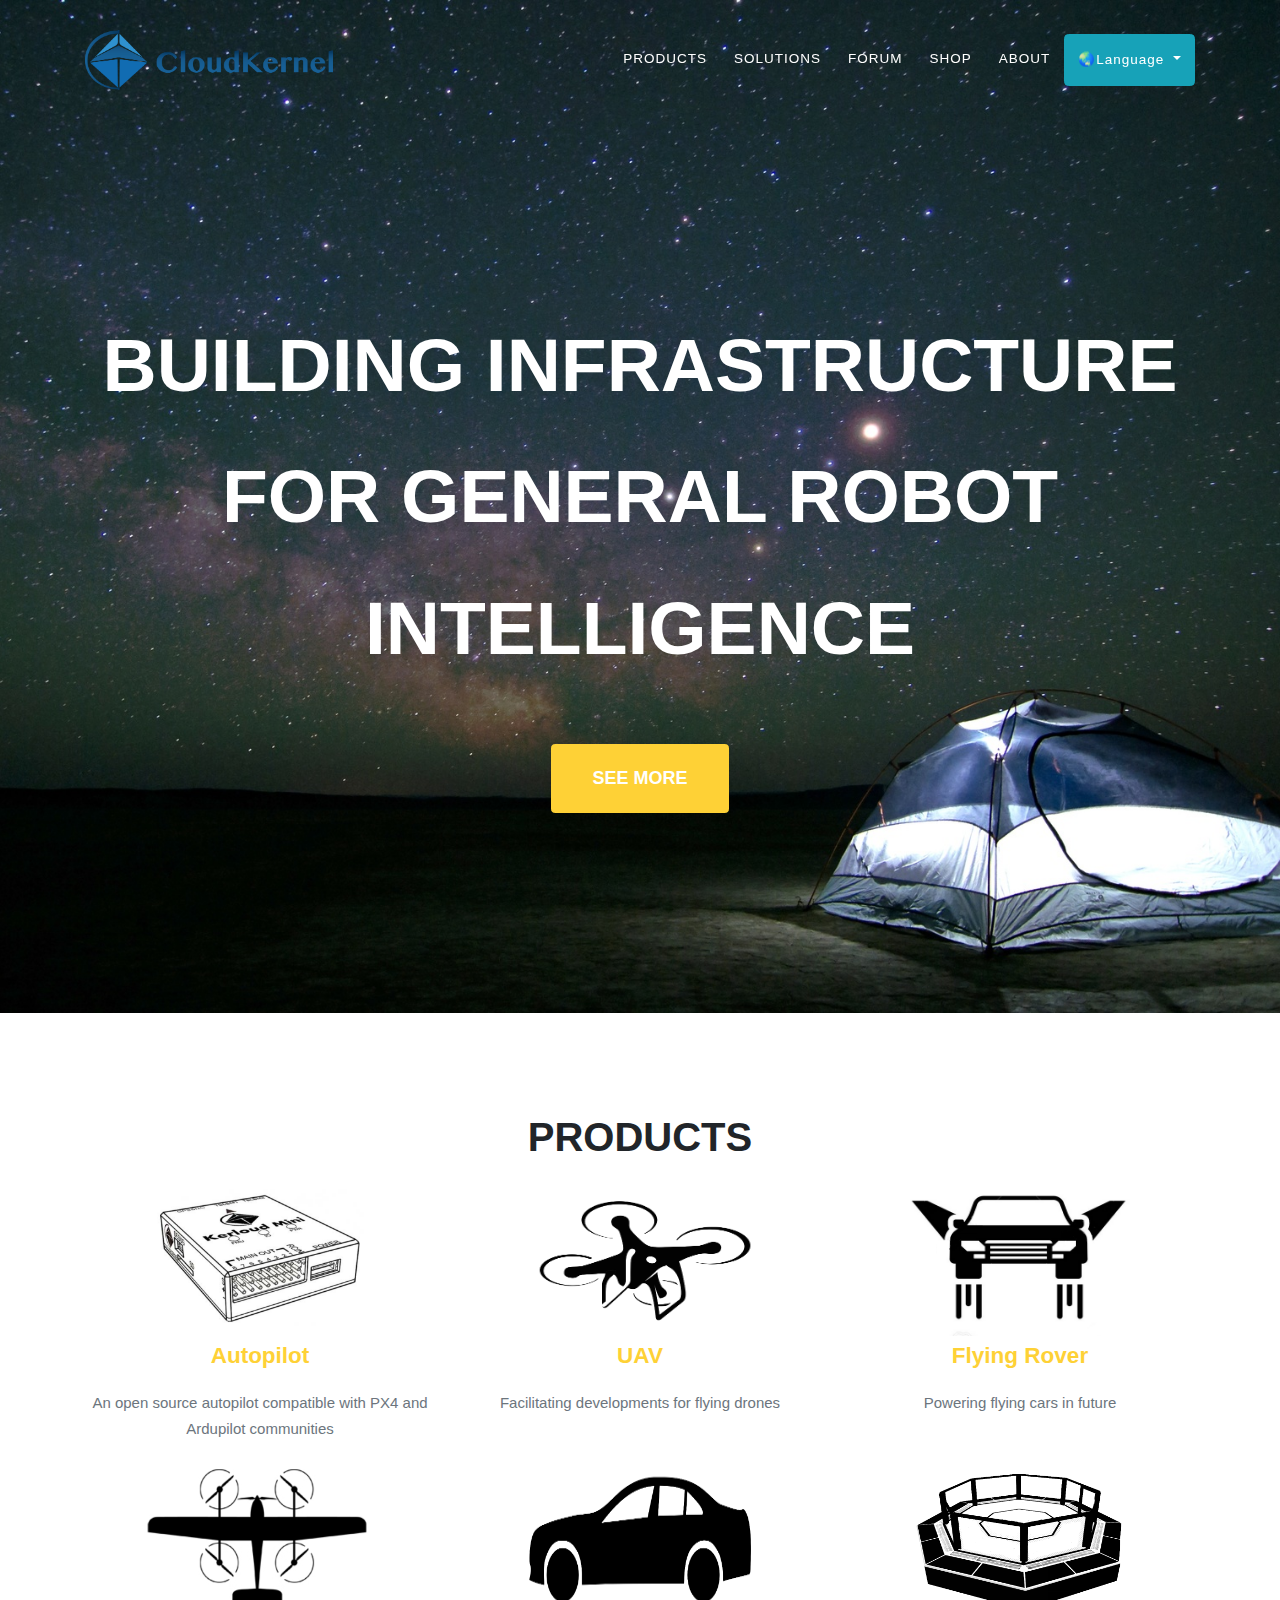
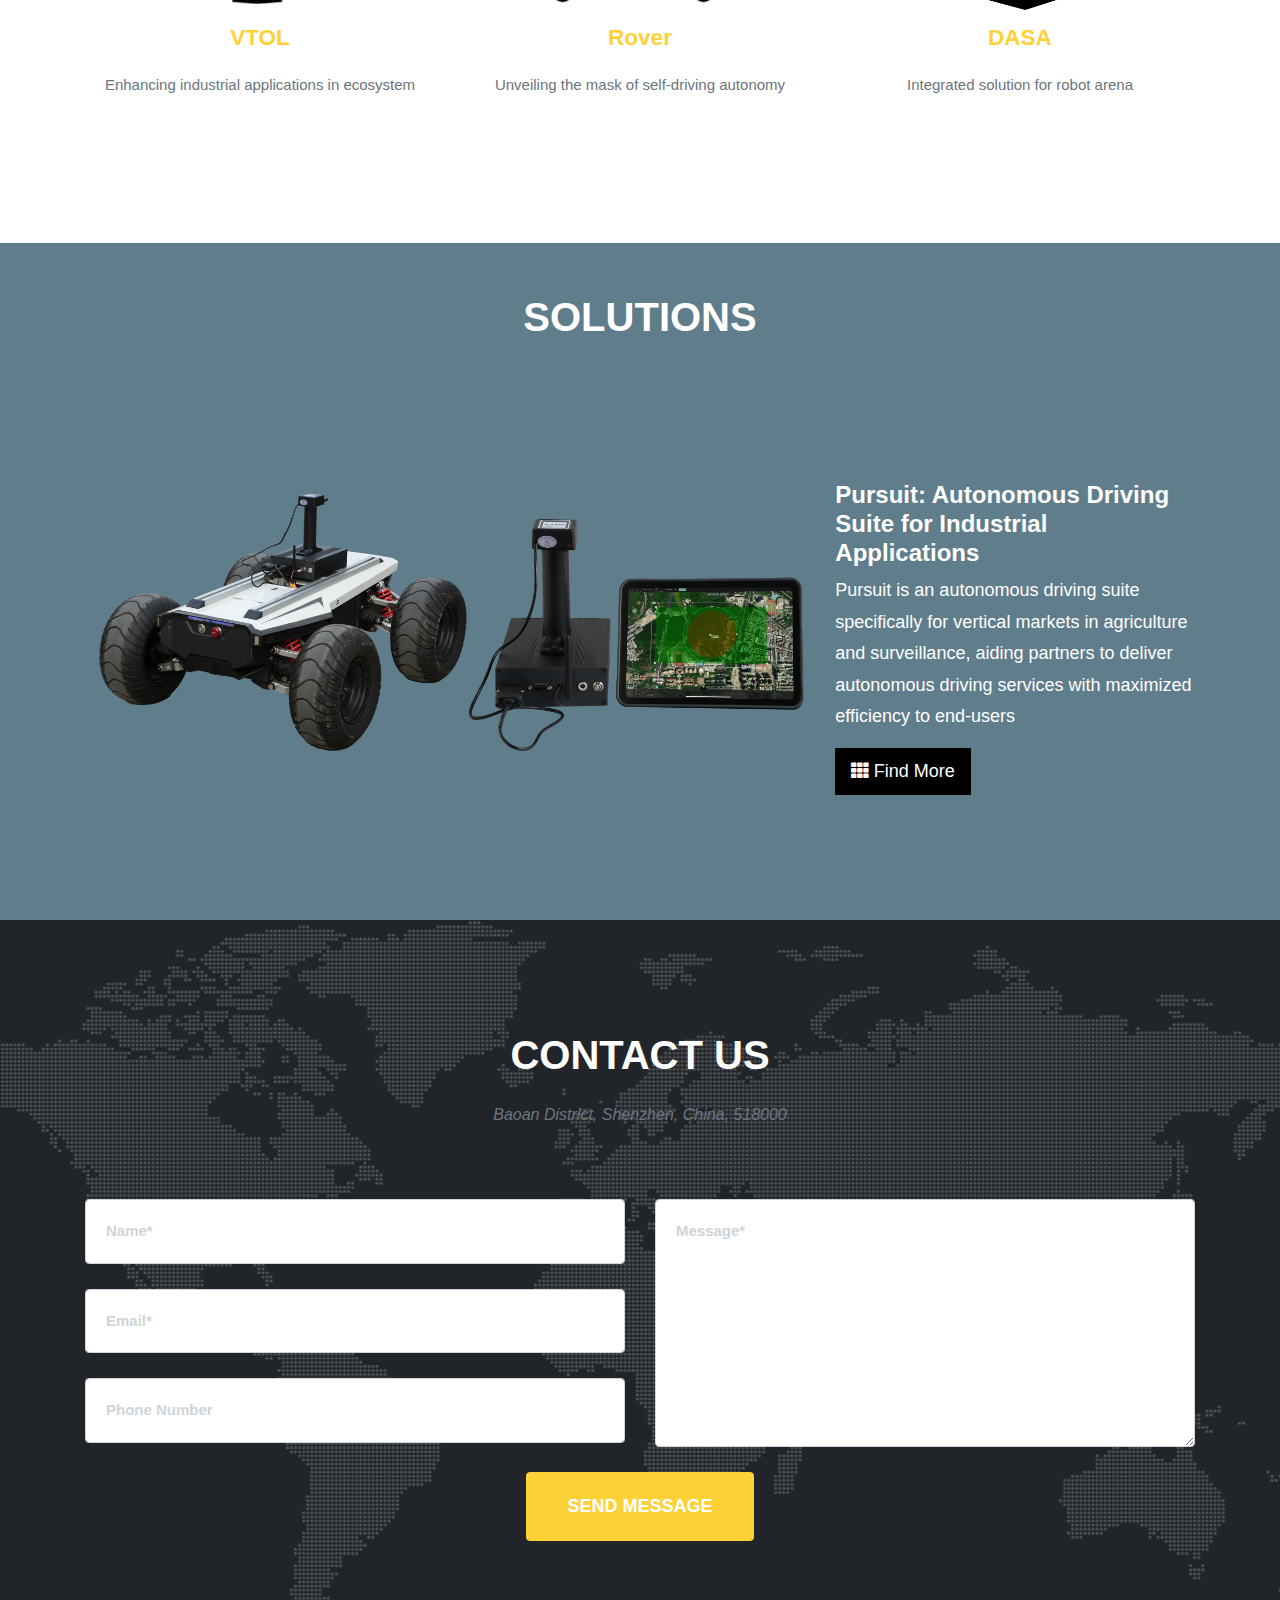
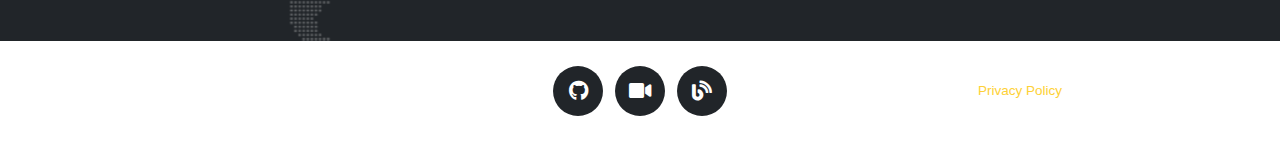
<file: index.html>
<!DOCTYPE html>
<html lang="zh">

<!--style sheet from w3 schools-->
<meta name="viewport" content="width=device-width, initial-scale=1">
<link rel="stylesheet" href="https://www.w3schools.com/w3css/4/w3.css">
<link rel="stylesheet" href="https://fonts.googleapis.com/css?family=Raleway">
<link rel="stylesheet" href="https://cdnjs.cloudflare.com/ajax/libs/font-awesome/4.7.0/css/font-awesome.min.css">

  <head>


  <meta charset="utf-8">
  <meta name="viewport" content="width=device-width, initial-scale=1, shrink-to-fit=no">
  <meta name="description" content="Main page for Cloudkernel Technologies (Shenzhen) Co.,Ltd">
  <meta name="author" content="Cloudkernel-tech">
  <link rel="canonical" href="cloudkernel-tech.github.io/">

  <title>Cloudkernel Technologies</title>

  <!-- Bootstrap core CSS -->
  <link href="assets/css/bootstrap.min.css" rel="stylesheet">

  <!-- Custom fonts for this template -->
  <link href="assets/css/all.min.css" rel="stylesheet" type="text/css">
  <link href="https://cdn.baomitu.com/css?family=Montserrat:400,700" rel="stylesheet" type="text/css">
  <link href='https://cdn.baomitu.com/css?family=Kaushan+Script' rel='stylesheet' type='text/css'>
  <link href='https://cdn.baomitu.com/css?family=Droid+Serif:400,700,400italic,700italic' rel='stylesheet' type='text/css'>
  <link href='https://cdn.baomitu.com/css?family=Roboto+Slab:400,100,300,700' rel='stylesheet' type='text/css'>

  <!-- Custom styles for this theme -->
  <!--<link href="assets/css/agency.min.css" rel="stylesheet">-->
  <link href="assets/css/agency.css" rel="stylesheet">
  
  <!-- Page container change top padding when nav shrinks -->
  
  
</head>

  <body id="page-top">

        <!-- Navigation -->
  <nav class="navbar navbar-expand-lg navbar-dark fixed-top" id="mainNav">
    <div class="container">
	  <a class="navbar-brand js-scroll-trigger" href="#page-top"><img height="60" src="assets/img/company/logo_en.png"/></a>
      <button class="navbar-toggler navbar-toggler-right" type="button" data-toggle="collapse" data-target="#navbarResponsive" aria-controls="navbarResponsive" aria-expanded="false" aria-label="Toggle navigation">
        Menu
        <i class="fas fa-bars"></i>
      </button>
      <div class="collapse navbar-collapse" id="navbarResponsive">
        <ul class="navbar-nav text-uppercase ml-auto"><li class="nav-item dropdown"><a class="nav-link js-scroll-trigger" href="#products">Products</a></li>
		  <li class="nav-item dropdown"><a class="nav-link js-scroll-trigger" href="#solutions">Solutions</a></li>
		  <li class="nav-item dropdown"><a class="nav-link js-scroll-trigger" href="https://discourse.cloudkernel.cn">Forum</a></li>
		  <li class="nav-item dropdown"><a class="nav-link js-scroll-trigger" href="https://shop281159518.taobao.com/index.htm">Shop</a></li>
		  <li class="nav-item dropdown"><a class="nav-link js-scroll-trigger" href="about.html">About</a></li>
		  <li class="nav-item dropdown"><div class="nav-item dropdown">
                <button class="nav-link btn btn-lg btn-info dropdown-toggle" id="navbarDropdown" role="button" data-toggle="dropdown" aria-haspopup="true" aria-expanded="false">
                    🌏Language
                </button>
                <div class="dropdown-menu" aria-labelledby="dropdownMenuButton"><a class="dropdown-item" href="/zh/index.html">中文</a></div>
            </div></li>
		  
        </ul>
      </div>
    </div>
  </nav>
  <!-- End Navigation -->
  
  <!-- Header -->
  <header class="masthead">
    <div class="container">
      <div class="intro-text"><div class="intro-heading text-uppercase"><p>Building Infrastructure for General Robot Intelligence</p>
</div><a class="btn btn-primary btn-xl text-uppercase js-scroll-trigger" href="/about.html">See More</a></div>
    </div>
  </header>
  <!-- End Header -->
<!-- products -->
  <section class="page-section" id="products">
    <div class="container">
	
      <div class="row">
        <div class="col-lg-12 text-center">
          <h2 class="section-heading text-uppercase">Products</h2>
          
        </div>
      </div>
	  
      <div class="row text-center col-centered">
	  
        <div class="col-md-4">
          <a href="https://cloudkernel.top/kerloud-autopilot/index.html"> <img src="assets/img/products/fcu_icon.png" width="250" height="160"> </a>
          <h4 class="product-heading"><p><a href="https://cloudkernel.top/kerloud-autopilot/index.html">Autopilot</a></p>
</h4>
          <div class="text-muted"><p>An open source autopilot compatible with PX4 and Ardupilot communities</p>
</div>
        </div>
	  
        <div class="col-md-4">
          <a href="https://kerlouduav.readthedocs.io"> <img src="assets/img/products/drone_icon.jpeg" width="250" height="160"> </a>
          <h4 class="product-heading"><p><a href="https://kerlouduav.readthedocs.io">UAV</a></p>
</h4>
          <div class="text-muted"><p>Facilitating developments for flying drones</p>
</div>
        </div>
	  
        <div class="col-md-4">
          <a href="https://kerloud-flyingrover.readthedocs.io"> <img src="assets/img/products/flyingrover_icon.png" width="250" height="160"> </a>
          <h4 class="product-heading"><p><a href="https://kerloud-flyingrover.readthedocs.io">Flying Rover</a></p>
</h4>
          <div class="text-muted"><p>Powering flying cars in future</p>
</div>
        </div>
	  
        <div class="col-md-4">
          <a href="https://kerloud-vtol.readthedocs.io"> <img src="assets/img/products/vtol_icon.png" width="250" height="160"> </a>
          <h4 class="product-heading"><p><a href="https://kerloud-vtol.readthedocs.io">VTOL</a></p>
</h4>
          <div class="text-muted"><p>Enhancing industrial applications in ecosystem</p>
</div>
        </div>
	  
        <div class="col-md-4">
          <a href="https://kerloud-autocar.readthedocs.io"> <img src="assets/img/products/rover_icon.png" width="250" height="160"> </a>
          <h4 class="product-heading"><p><a href="https://kerloud-autocar.readthedocs.io">Rover</a></p>
</h4>
          <div class="text-muted"><p>Unveiling the mask of self-driving autonomy</p>
</div>
        </div>
	  
        <div class="col-md-4">
          <a href="https://kerloud-dasa.readthedocs.io"> <img src="assets/img/products/dasa_icon_v2.png" width="250" height="160"> </a>
          <h4 class="product-heading"><p><a href="https://kerloud-dasa.readthedocs.io">DASA</a></p>
</h4>
          <div class="text-muted"><p>Integrated solution for robot arena</p>
</div>
        </div>
	  
      </div>
	  
    </div>
  </section>
<!-- End products -->
<!-- solutions  -->

<section class="page-section" id="solutions" style="padding:30px 0px 0px">

    <div class="w3-container w3-blue-grey" style="padding:50px 0px">
    <!--Header-->
      <div class="row w3-blue-grey">
        <div class="col-lg-12 text-center">
          <h2 class="section-heading text-uppercase">Solutions</h2>
        </div>
      </div>

    <!--Solutions-->
    
    <!--Pursuit--->
    <div class="container" style="padding:125px 0px 60px">
    <div class="w3-row-padding w3-blue-grey">
        <!--image-->
        <div class="w3-col m8">
          <img src="assets/img/solutions/pursuit_view.png" class="w3-image w3-right" width="750" height="525">
        </div>

        <!--intro-->
        <div class="w3-col m4">
          <h1 class="w3-xlarge"><b>Pursuit: Autonomous Driving Suite for Industrial Applications</b></h1>
          <p class="w3-large">Pursuit is an autonomous driving suite specifically for vertical markets in agriculture and surveillance, aiding partners to deliver autonomous driving services with maximized efficiency to end-users</p>
          <p class="w3-large"><a href="https://cloudkernel.top/pursuit" class="w3-button w3-black"><i class="fa fa-th"> </i>Find More</a></p>
        </div>

    </div>
    </div>

    

    </div>
</section>
<!-- end solutions -->

<!-- Contact -->
<section class="page-section" id="contact">
  <div class="container">
    <div class="row">
      <div class="col-lg-12 text-center">
        <h2 class="section-heading text-uppercase">
          <p>Contact Us</p>
</h2>
        <h3 class="section-subheading text-muted">Baoan District, Shenzhen, China, 518000</h3>
      </div>
    </div>
    <div class="row">
      <div class="col-lg-12">
        <form id="contactForm"
          action="https://formspree.io/contact@cloudkernel.cn"
          novalidate="novalidate" method="POST">
          <!--name="sentMessage"-->
          <div class="row">
            <div class="col-md-6">
              <div class="form-group">
                <input name="name" class="form-control" id="name" type="text"
                  placeholder="Name*"
                  required="required" data-validation-required-message="Please enter your name.">
                <p class="help-block text-danger"></p>
              </div>
              <div class="form-group">
                <input name="_replyto" class="form-control" id="email" type="email"
                  placeholder="Email*"
                  required="required" data-validation-required-message="Please enter your email address.">
                <p class="help-block text-danger"></p>
              </div>
              <div class="form-group">
                <input name="phone" class="form-control" id="phone" type="tel"
                  placeholder="Phone Number"
                  required="required" data-validation-required-message="Please enter your phone number.">
                <p class="help-block text-danger"></p>
              </div>
            </div>
            <div class="col-md-6">
              <div class="form-group">
                <textarea name="message" class="form-control" id="message"
                  placeholder="Message*"
                  required="required" data-validation-required-message="Please enter a message."></textarea>
                <p class="help-block text-danger"></p>
              </div>
            </div>
            <input type="hidden" name="_subject" id="email-subject"
              value="Contact Form Submission">
            <div class="clearfix"></div>
            <div class="col-lg-12 text-center">
              <div id="success"></div>
              <button id="sendMessageButton" class="btn btn-primary btn-xl text-uppercase"
                type="submit">Send Message</button>
            </div>
            <input type="text" name="_gotcha" style="display:none">
            <input type="hidden" name="_next" value="#" />
          </div>
        </form>
      </div>
    </div>
  </div>
</section>
<!-- End Contact -->

	    <!-- Footer -->
  <footer class="footer" id="footer" style="background-color:white;">
    <div class="container">
      <div class="row align-items-center">

        <!--github.io tracker-->
        <div class="col-md-4">
        <script type='text/javascript' id='clustrmaps' src='//cdn.clustrmaps.com/map_v2.js?cl=ffffff&w=a&t=tt&d=T9s-udWJA3FvjfJ1rnqVFIKep6CY5c8uiIYNGVsY21U'></script>
        </div>

		<!-- Social Media -->
        <div class="col-md-4">
          <ul class="list-inline social-buttons">
		  
            <li class="list-inline-item">
			  
              <a href="https://github.com/cloudkernel-tech">
                <i class="fab fa-github"></i>
              </a>
			  
            </li>
			
            <li class="list-inline-item">
			  
              <a href="https://space.bilibili.com/599433509">
                <i class="fas fa-video"></i>
              </a>
			  
            </li>
			
            <li class="list-inline-item">
			  
              <a href="https://blog.csdn.net/coolkesword">
                <i class="fas fa-blog"></i>
              </a>
			  
            </li>
			
          </ul>
        </div>
		<!-- Legal -->
        <div class="col-md-4">
          <ul class="list-inline quicklinks">
            <li class="list-inline-item">
              <a href="legal.html">Privacy Policy</a>
            </li>
          </ul>
        </div>
      </div>
    </div>
  </footer>

  <!-- End Footer -->

	  <!-- Bootstrap core JavaScript -->
	  <script src="assets/js/jquery.min.js"></script>
	  <script src="assets/js/bootstrap.bundle.min.js"></script>

	  <!-- Plugin JavaScript -->
	  <script src="assets/js/jquery.easing.min.js"></script>

	  <!-- Contact form JavaScript -->
	  <script src="assets/js/jqBootstrapValidation.js"></script>
	  <script src="assets/js/contact_me.js"></script>

	  <!-- Custom scripts for this template -->
	  <script src="assets/js/agency.min.js"></script>

  </body>
</html>
</file>
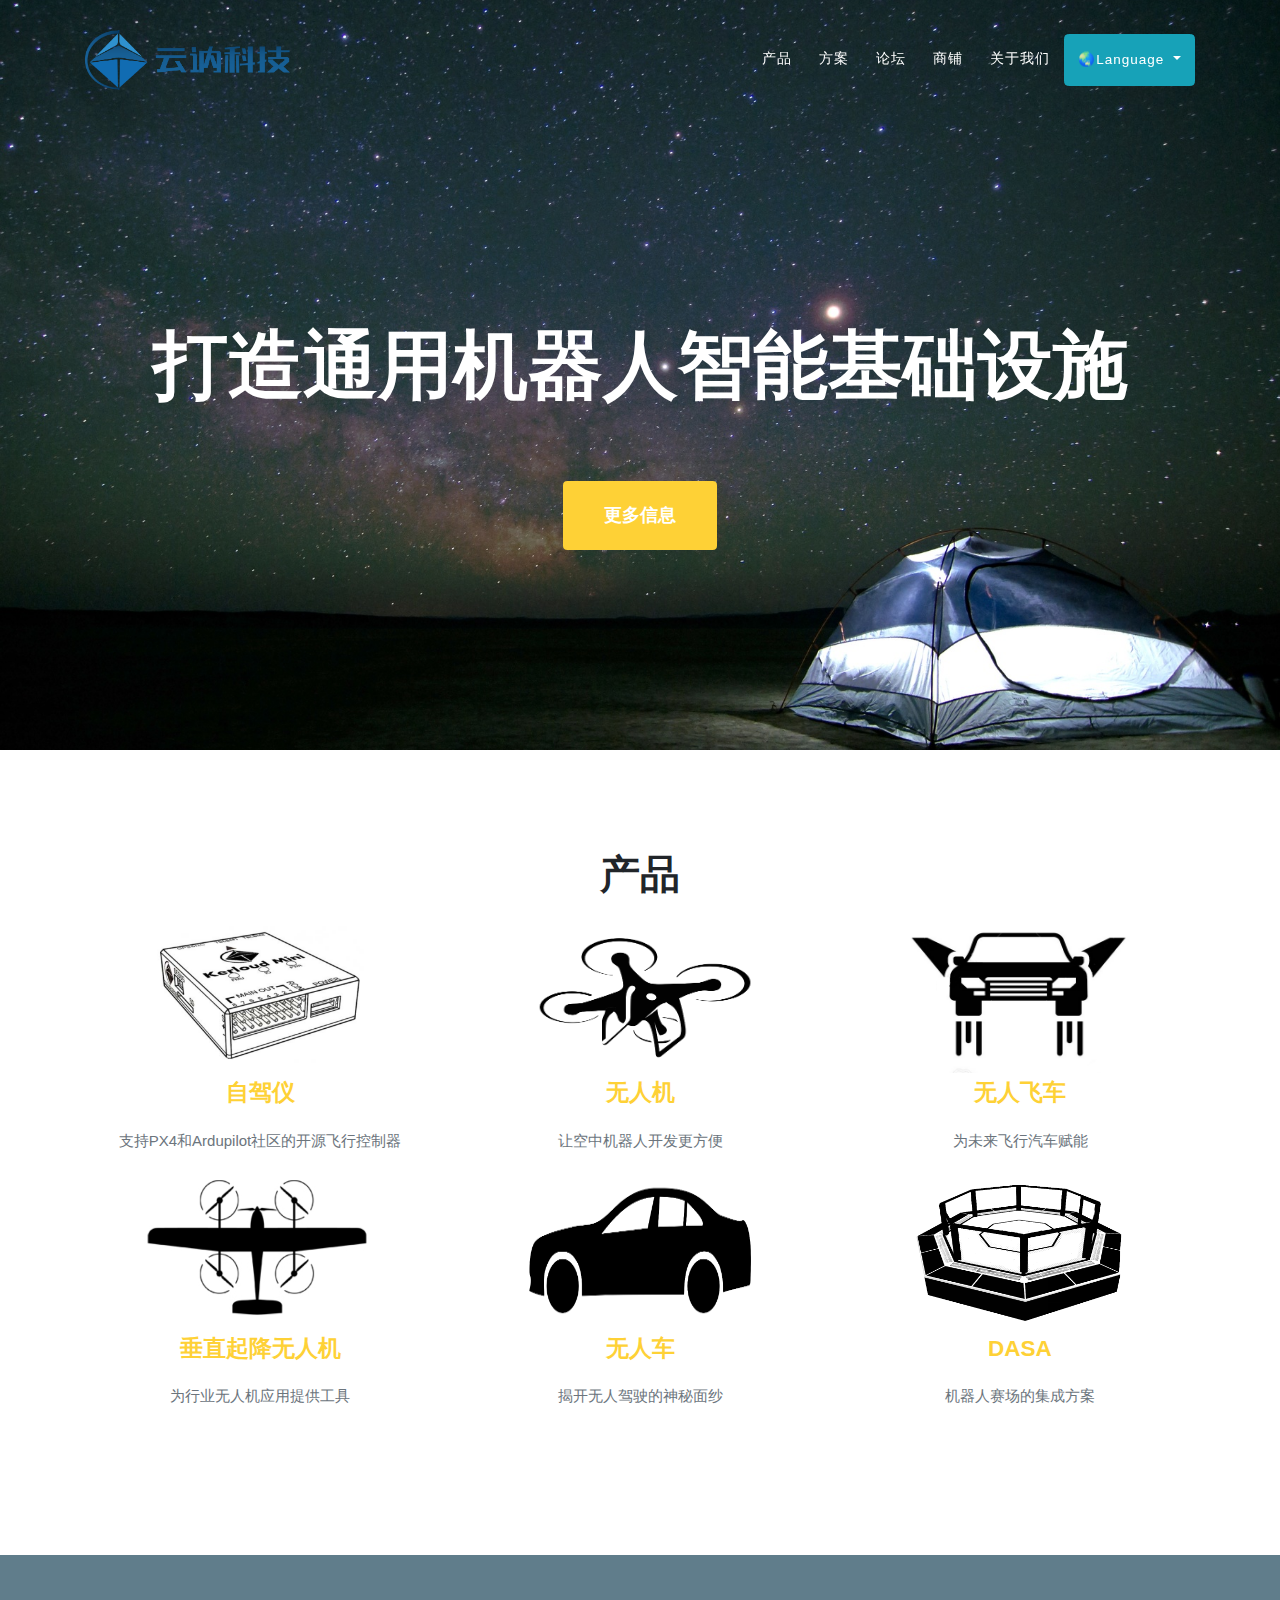
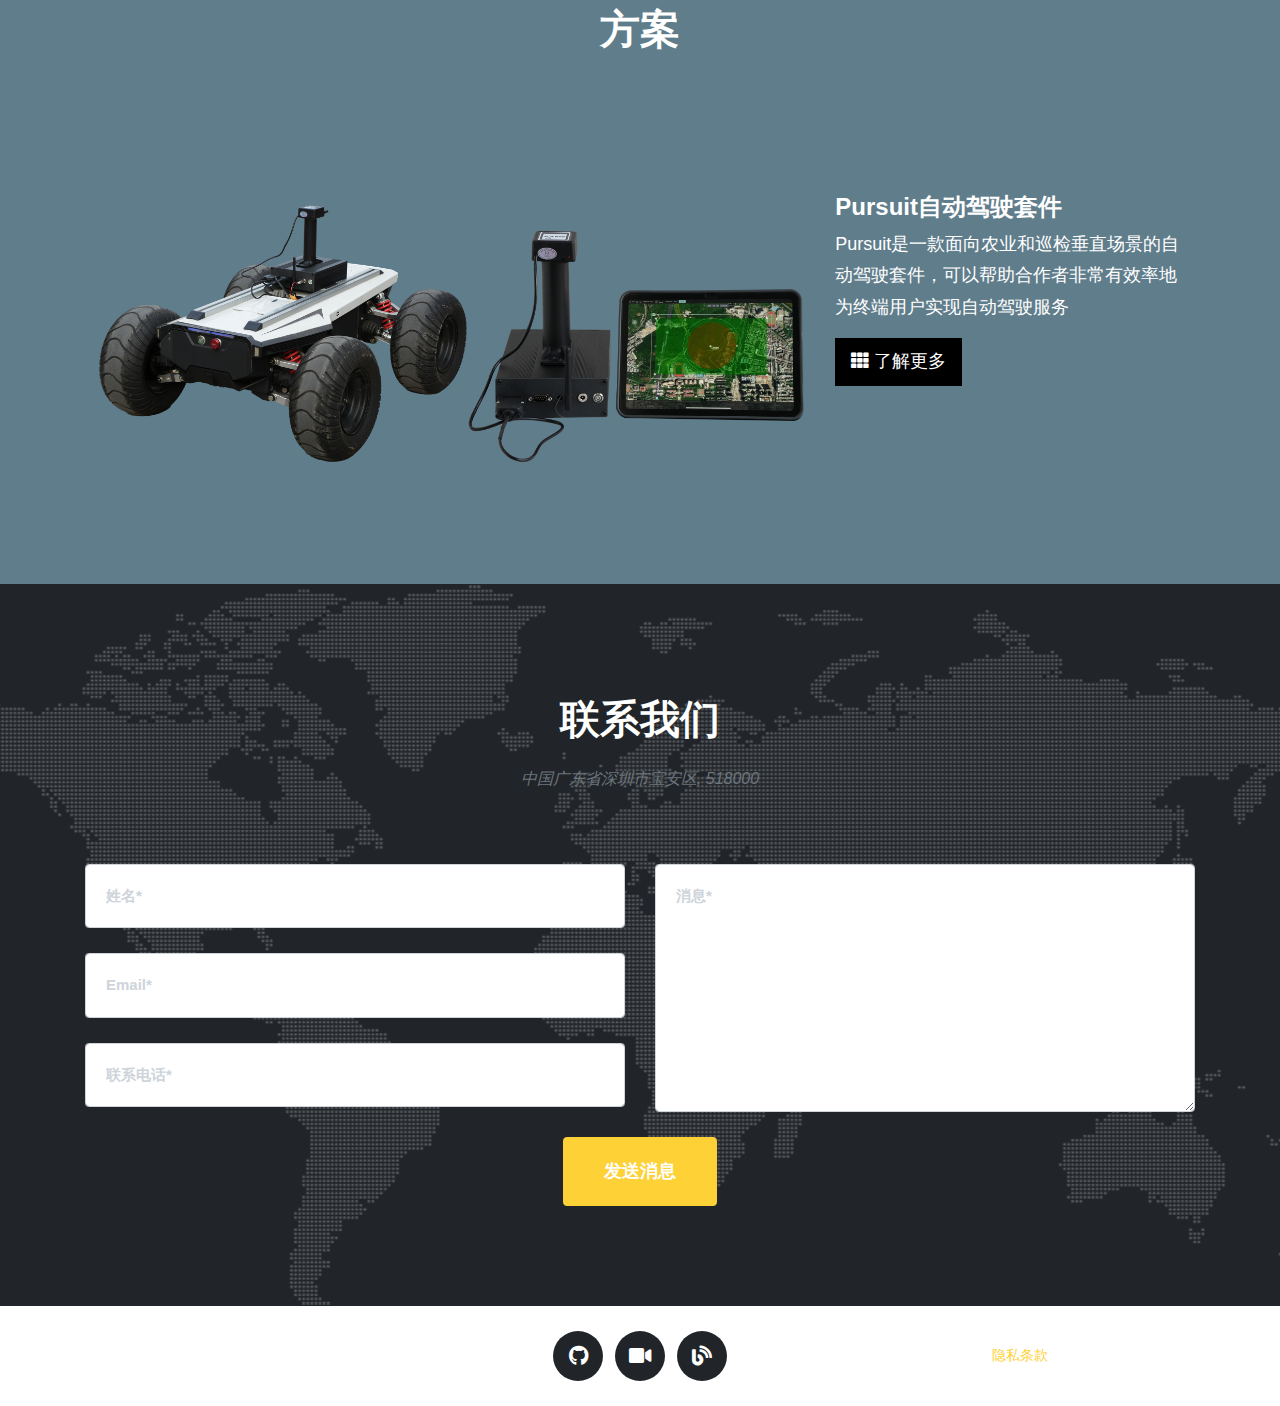
<file: zh/index.html>
<!DOCTYPE html>
<html lang="zh">

<!--style sheet from w3 schools-->
<meta name="viewport" content="width=device-width, initial-scale=1">
<link rel="stylesheet" href="https://www.w3schools.com/w3css/4/w3.css">
<link rel="stylesheet" href="https://fonts.googleapis.com/css?family=Raleway">
<link rel="stylesheet" href="https://cdnjs.cloudflare.com/ajax/libs/font-awesome/4.7.0/css/font-awesome.min.css">

  <head>


  <meta charset="utf-8">
  <meta name="viewport" content="width=device-width, initial-scale=1, shrink-to-fit=no">
  <meta name="description" content="Main page for Cloudkernel Technologies (Shenzhen) Co.,Ltd">
  <meta name="author" content="Cloudkernel-tech">
  <link rel="canonical" href="cloudkernel-tech.github.io/zh/">

  <title>Cloudkernel Technologies</title>

  <!-- Bootstrap core CSS -->
  <link href="assets/css/bootstrap.min.css" rel="stylesheet">

  <!-- Custom fonts for this template -->
  <link href="assets/css/all.min.css" rel="stylesheet" type="text/css">
  <link href="https://cdn.baomitu.com/css?family=Montserrat:400,700" rel="stylesheet" type="text/css">
  <link href='https://cdn.baomitu.com/css?family=Kaushan+Script' rel='stylesheet' type='text/css'>
  <link href='https://cdn.baomitu.com/css?family=Droid+Serif:400,700,400italic,700italic' rel='stylesheet' type='text/css'>
  <link href='https://cdn.baomitu.com/css?family=Roboto+Slab:400,100,300,700' rel='stylesheet' type='text/css'>

  <!-- Custom styles for this theme -->
  <!--<link href="assets/css/agency.min.css" rel="stylesheet">-->
  <link href="assets/css/agency.css" rel="stylesheet">
  
  <!-- Page container change top padding when nav shrinks -->
  
  
</head>

  <body id="page-top">

        <!-- Navigation -->
  <nav class="navbar navbar-expand-lg navbar-dark fixed-top" id="mainNav">
    <div class="container">
	  <a class="navbar-brand js-scroll-trigger" href="#page-top"><img height="60" src="assets/img/company/logo_zh.png"/></a>
      <button class="navbar-toggler navbar-toggler-right" type="button" data-toggle="collapse" data-target="#navbarResponsive" aria-controls="navbarResponsive" aria-expanded="false" aria-label="Toggle navigation">
        Menu
        <i class="fas fa-bars"></i>
      </button>
      <div class="collapse navbar-collapse" id="navbarResponsive">
        <ul class="navbar-nav text-uppercase ml-auto"><li class="nav-item dropdown"><a class="nav-link js-scroll-trigger" href="#products">产品</a></li>
		  <li class="nav-item dropdown"><a class="nav-link js-scroll-trigger" href="#solutions">方案</a></li>
		  <li class="nav-item dropdown"><a class="nav-link js-scroll-trigger" href="https://discourse.cloudkernel.cn">论坛</a></li>
		  <li class="nav-item dropdown"><a class="nav-link js-scroll-trigger" href="https://shop281159518.taobao.com/index.htm">商铺</a></li>
		  <li class="nav-item dropdown"><a class="nav-link js-scroll-trigger" href="/zh/about.html">关于我们</a></li>
		  <li class="nav-item dropdown"><div class="nav-item dropdown">
                <button class="nav-link btn btn-lg btn-info dropdown-toggle" id="navbarDropdown" role="button" data-toggle="dropdown" aria-haspopup="true" aria-expanded="false">
                    🌏Language
                </button>
                <div class="dropdown-menu" aria-labelledby="dropdownMenuButton"><a class="dropdown-item" href="/index.html">EN</a></div>
            </div></li>
		  
        </ul>
      </div>
    </div>
  </nav>
  <!-- End Navigation -->
  
  <!-- Header -->
  <header class="masthead">
    <div class="container">
      <div class="intro-text"><div class="intro-heading text-uppercase"><p>打造通用机器人智能基础设施</p>
</div><a class="btn btn-primary btn-xl text-uppercase js-scroll-trigger" href="/zh/about.html">更多信息</a></div>
    </div>
  </header>
  <!-- End Header -->
<!-- products -->
  <section class="page-section" id="products">
    <div class="container">
	
      <div class="row">
        <div class="col-lg-12 text-center">
          <h2 class="section-heading text-uppercase">产品</h2>
          
        </div>
      </div>
	  
      <div class="row text-center col-centered">
	  
        <div class="col-md-4">
          <a href="https://cloudkernel.cn/kerloud-autopilot/index.html"> <img src="assets/img/products/fcu_icon.png" width="250" height="160"> </a>
          <h4 class="product-heading"><p><a href="https://cloudkernel.top/kerloud-autopilot/index.html">自驾仪</a></p>
</h4>
          <div class="text-muted"><p>支持PX4和Ardupilot社区的开源飞行控制器</p>
</div>
        </div>
	  
        <div class="col-md-4">
          <a href="https://kerlouduav.readthedocs.io"> <img src="assets/img/products/drone_icon.jpeg" width="250" height="160"> </a>
          <h4 class="product-heading"><p><a href="https://kerlouduav.readthedocs.io">无人机</a></p>
</h4>
          <div class="text-muted"><p>让空中机器人开发更方便</p>
</div>
        </div>
	  
        <div class="col-md-4">
          <a href="https://kerloud-flyingrover.readthedocs.io"> <img src="assets/img/products/flyingrover_icon.png" width="250" height="160"> </a>
          <h4 class="product-heading"><p><a href="https://kerloud-flyingrover.readthedocs.io">无人飞车</a></p>
</h4>
          <div class="text-muted"><p>为未来飞行汽车赋能</p>
</div>
        </div>
	  
        <div class="col-md-4">
          <a href="https://kerloud-vtol.readthedocs.io"> <img src="assets/img/products/vtol_icon.png" width="250" height="160"> </a>
          <h4 class="product-heading"><p><a href="https://kerloud-vtol.readthedocs.io">垂直起降无人机</a></p>
</h4>
          <div class="text-muted"><p>为行业无人机应用提供工具</p>
</div>
        </div>
	  
        <div class="col-md-4">
          <a href="https://kerloud-autocar.readthedocs.io"> <img src="assets/img/products/rover_icon.png" width="250" height="160"> </a>
          <h4 class="product-heading"><p><a href="https://kerloud-autocar.readthedocs.io">无人车</a></p>
</h4>
          <div class="text-muted"><p>揭开无人驾驶的神秘面纱</p>
</div>
        </div>
	  
        <div class="col-md-4">
          <a href="https://kerloud-dasa.readthedocs.io"> <img src="assets/img/products/dasa_icon_v2.png" width="250" height="160"> </a>
          <h4 class="product-heading"><p><a href="https://kerloud-dasa.readthedocs.io">DASA</a></p>
</h4>
          <div class="text-muted"><p>机器人赛场的集成方案</p>
</div>
        </div>
	  
      </div>
	  
    </div>
  </section>
<!-- End products -->
<!-- solutions  -->

<section class="page-section" id="solutions" style="padding:30px 0px 0px">

    <div class="w3-container w3-blue-grey" style="padding:50px 0px">
    <!--Header-->
      <div class="row w3-blue-grey">
        <div class="col-lg-12 text-center">
          <h2 class="section-heading text-uppercase">方案</h2>
        </div>
      </div>

    <!--Solutions-->
    
    <!--Pursuit--->
    <div class="container" style="padding:125px 0px 60px">
    <div class="w3-row-padding w3-blue-grey">
        <!--image-->
        <div class="w3-col m8">
          <img src="assets/img/solutions/pursuit_view.png" class="w3-image w3-right" width="750" height="525">
        </div>

        <!--intro-->
        <div class="w3-col m4">
          <h1 class="w3-xlarge"><b>Pursuit自动驾驶套件</b></h1>
          <p class="w3-large">Pursuit是一款面向农业和巡检垂直场景的自动驾驶套件，可以帮助合作者非常有效率地为终端用户实现自动驾驶服务</p>
          <p class="w3-large"><a href="https://cloudkernel.cn/pursuit" class="w3-button w3-black"><i class="fa fa-th"> </i>了解更多</a></p>
        </div>

    </div>
    </div>

    

    </div>
</section>
<!-- end solutions -->

<!-- Contact -->
<section class="page-section" id="contact">
  <div class="container">
    <div class="row">
      <div class="col-lg-12 text-center">
        <h2 class="section-heading text-uppercase">
          <p>联系我们</p>
</h2>
        <h3 class="section-subheading text-muted">中国广东省深圳市宝安区, 518000</h3>
      </div>
    </div>
    <div class="row">
      <div class="col-lg-12">
        <form id="contactForm"
          action="https://formspree.io/contact@cloudkernel.cn"
          novalidate="novalidate" method="POST">
          <!--name="sentMessage"-->
          <div class="row">
            <div class="col-md-6">
              <div class="form-group">
                <input name="name" class="form-control" id="name" type="text"
                  placeholder="姓名*"
                  required="required" data-validation-required-message="请输入您的姓名.">
                <p class="help-block text-danger"></p>
              </div>
              <div class="form-group">
                <input name="_replyto" class="form-control" id="email" type="email"
                  placeholder="Email*"
                  required="required" data-validation-required-message="请输入您的电子邮箱.">
                <p class="help-block text-danger"></p>
              </div>
              <div class="form-group">
                <input name="phone" class="form-control" id="phone" type="tel"
                  placeholder="联系电话*"
                  required="required" data-validation-required-message="请输入您的联系电话.">
                <p class="help-block text-danger"></p>
              </div>
            </div>
            <div class="col-md-6">
              <div class="form-group">
                <textarea name="message" class="form-control" id="message"
                  placeholder="消息*"
                  required="required" data-validation-required-message="请输入您的消息."></textarea>
                <p class="help-block text-danger"></p>
              </div>
            </div>
            <input type="hidden" name="_subject" id="email-subject"
              value="联系方式提交">
            <div class="clearfix"></div>
            <div class="col-lg-12 text-center">
              <div id="success"></div>
              <button id="sendMessageButton" class="btn btn-primary btn-xl text-uppercase"
                type="submit">发送消息</button>
            </div>
            <input type="text" name="_gotcha" style="display:none">
            <input type="hidden" name="_next" value="#" />
          </div>
        </form>
      </div>
    </div>
  </div>
</section>
<!-- End Contact -->

	    <!-- Footer -->
  <footer class="footer" id="footer" style="background-color:white;">
    <div class="container">
      <div class="row align-items-center">

        <!--github.io tracker-->
        <div class="col-md-4">
        <script type='text/javascript' id='clustrmaps' src='//cdn.clustrmaps.com/map_v2.js?cl=ffffff&w=a&t=tt&d=T9s-udWJA3FvjfJ1rnqVFIKep6CY5c8uiIYNGVsY21U'></script>
        </div>

		<!-- Social Media -->
        <div class="col-md-4">
          <ul class="list-inline social-buttons">
		  
            <li class="list-inline-item">
			  
              <a href="https://github.com/cloudkernel-tech">
                <i class="fab fa-github"></i>
              </a>
			  
            </li>
			
            <li class="list-inline-item">
			  
              <a href="https://space.bilibili.com/599433509">
                <i class="fas fa-video"></i>
              </a>
			  
            </li>
			
            <li class="list-inline-item">
			  
              <a href="https://blog.csdn.net/coolkesword">
                <i class="fas fa-blog"></i>
              </a>
			  
            </li>
			
          </ul>
        </div>
		<!-- Legal -->
        <div class="col-md-4">
          <ul class="list-inline quicklinks">
            <li class="list-inline-item">
              <a href="legal.html">隐私条款</a>
            </li>
          </ul>
        </div>
      </div>
    </div>
  </footer>

  <!-- End Footer -->

	  <!-- Bootstrap core JavaScript -->
	  <script src="assets/js/jquery.min.js"></script>
	  <script src="assets/js/bootstrap.bundle.min.js"></script>

	  <!-- Plugin JavaScript -->
	  <script src="assets/js/jquery.easing.min.js"></script>

	  <!-- Contact form JavaScript -->
	  <script src="assets/js/jqBootstrapValidation.js"></script>
	  <script src="assets/js/contact_me.js"></script>

	  <!-- Custom scripts for this template -->
	  <script src="assets/js/agency.min.js"></script>

  </body>
</html>
</file>
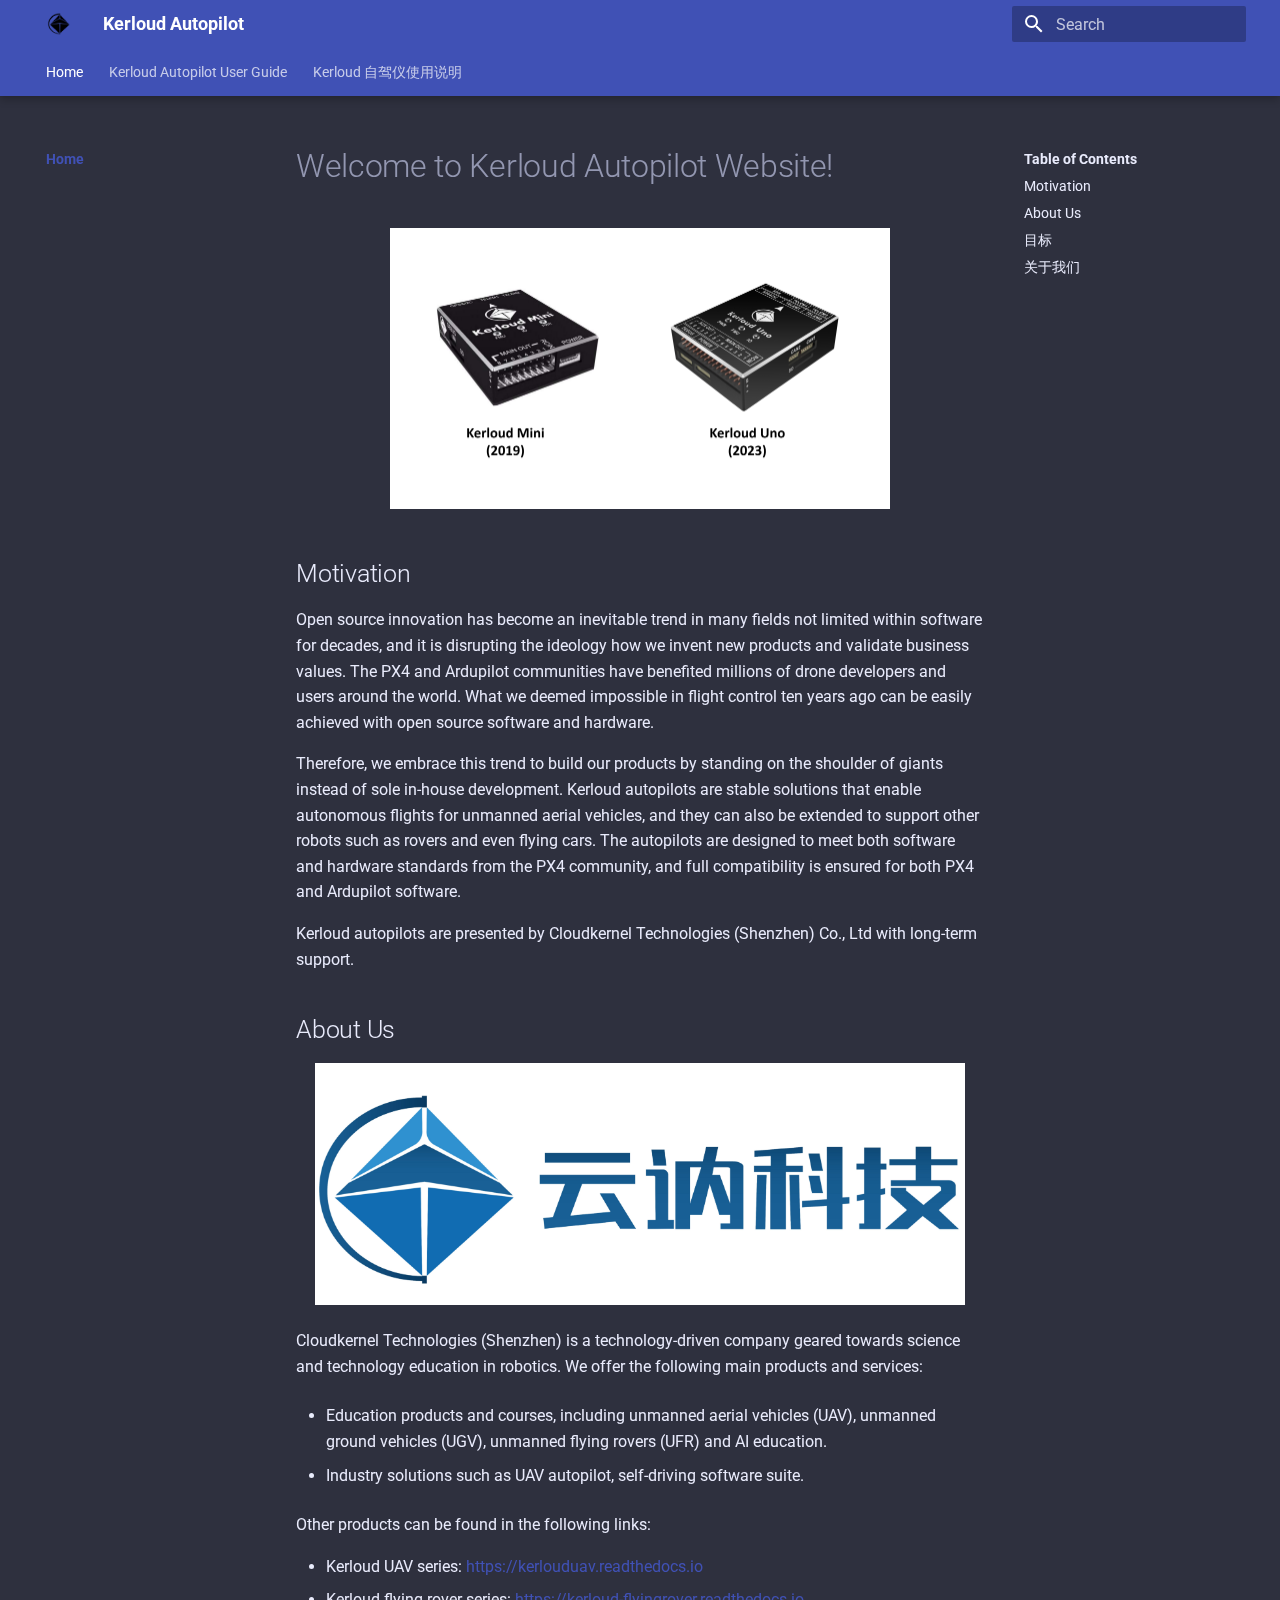
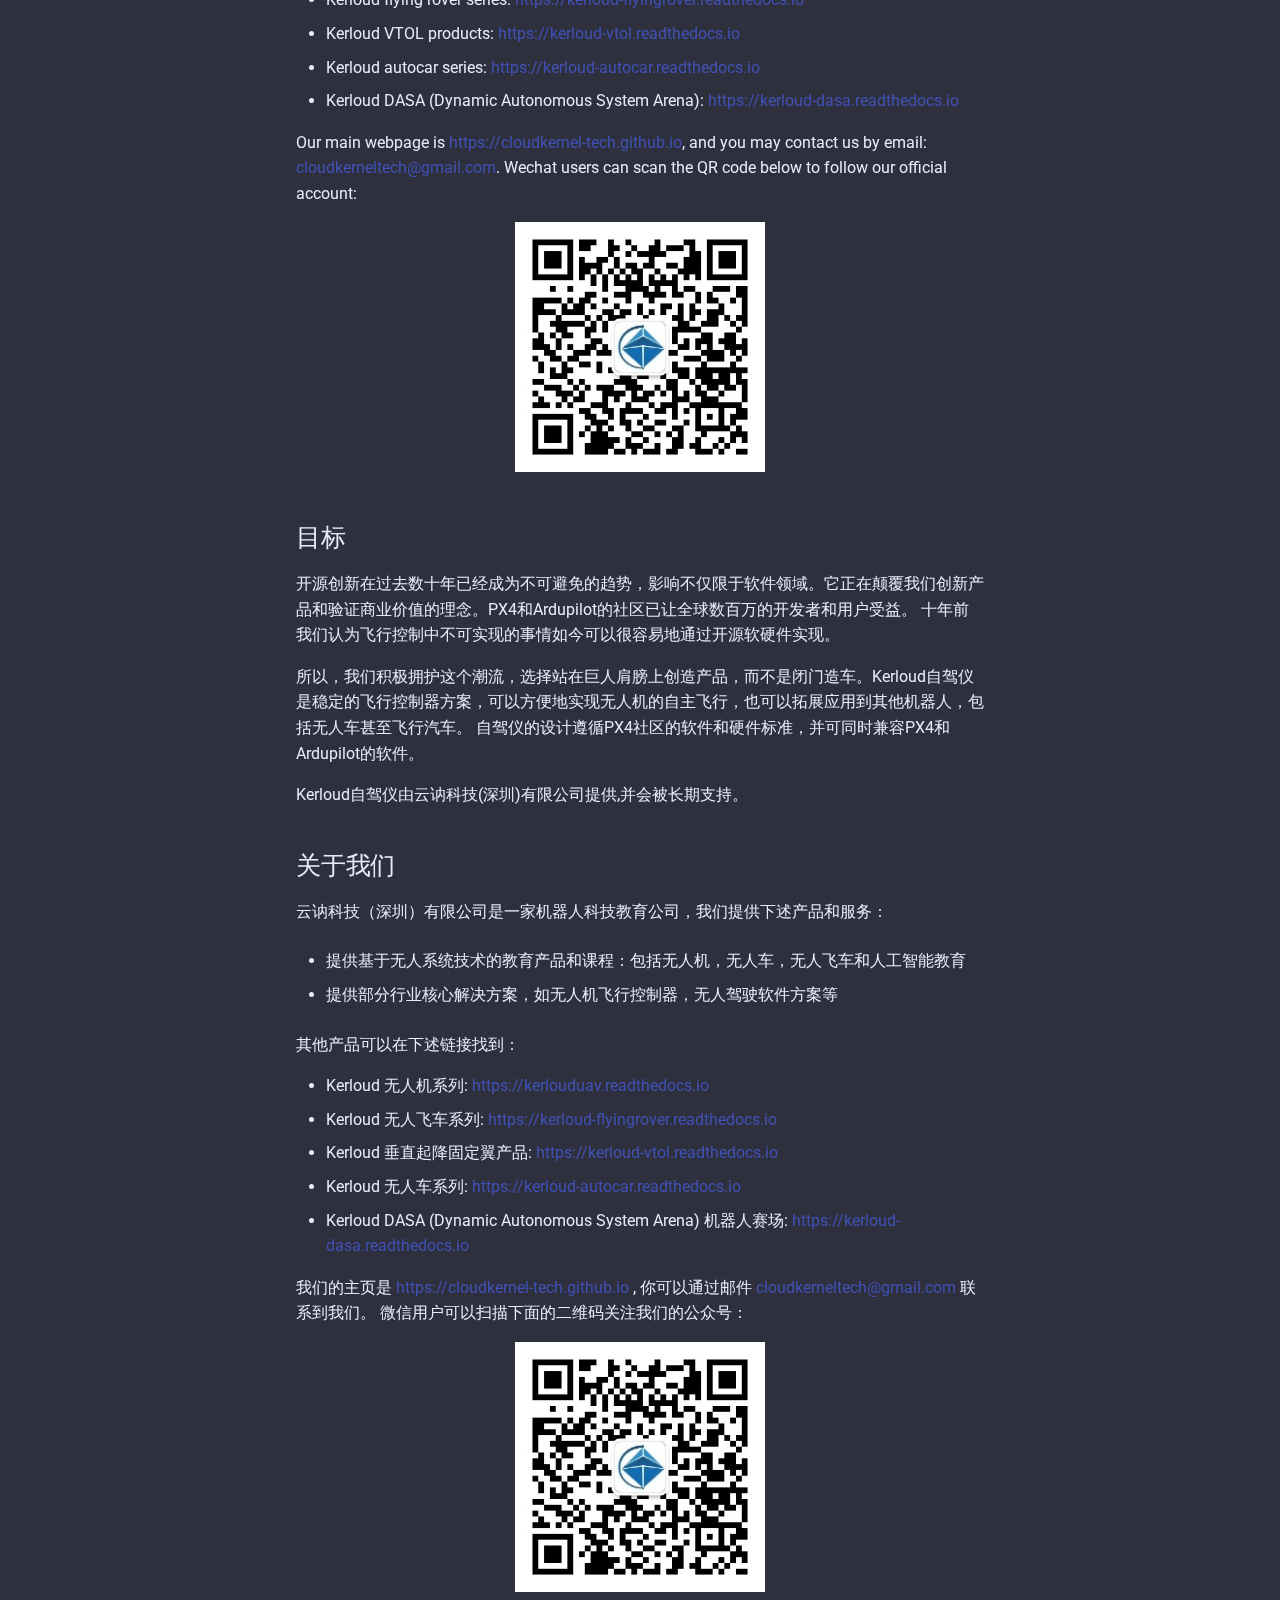
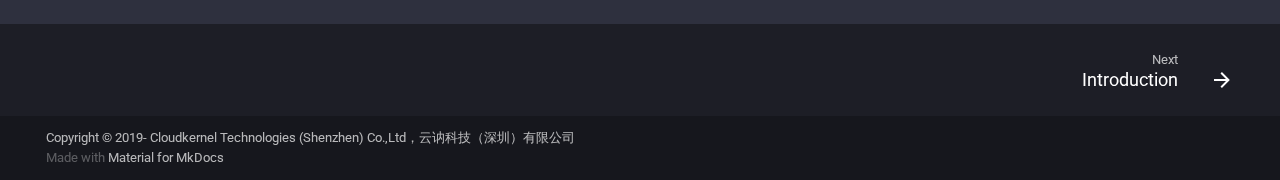
<file: kerloud_autopilot_doc/site/index.html>
<!doctype html>
<html lang="en" class="no-js">
  <head>
    
      <meta charset="utf-8">
      <meta name="viewport" content="width=device-width,initial-scale=1">
      
      
      
        <link rel="canonical" href="http://cloudkernel-tech.gitee.io/kerloud-autopilot/">
      
      <link rel="icon" href="assets/logo.png">
      <meta name="generator" content="mkdocs-1.3.1, mkdocs-material-8.2.11">
    
    
      
        <title>Kerloud Autopilot</title>
      
    
    
      <link rel="stylesheet" href="assets/stylesheets/main.8c5ef100.min.css">
      
        
        <link rel="stylesheet" href="assets/stylesheets/palette.9647289d.min.css">
        
          
          
          <meta name="theme-color" content="#4051b5">
        
      
    
    
    
      
        
        
        <link rel="preconnect" href="https://fonts.gstatic.com" crossorigin>
        <link rel="stylesheet" href="https://fonts.googleapis.com/css?family=Roboto:300,300i,400,400i,700,700i%7CRoboto+Mono:400,400i,700,700i&display=fallback">
        <style>:root{--md-text-font:"Roboto";--md-code-font:"Roboto Mono"}</style>
      
    
    
    <script>__md_scope=new URL(".",location),__md_get=(e,_=localStorage,t=__md_scope)=>JSON.parse(_.getItem(t.pathname+"."+e)),__md_set=(e,_,t=localStorage,a=__md_scope)=>{try{t.setItem(a.pathname+"."+e,JSON.stringify(_))}catch(e){}}</script>
    
      

    
    
  </head>
  
  
    
    
    
    
    
    <body dir="ltr" data-md-color-scheme="slate" data-md-color-primary="indigo" data-md-color-accent="">
  
    
    
    <input class="md-toggle" data-md-toggle="drawer" type="checkbox" id="__drawer" autocomplete="off">
    <input class="md-toggle" data-md-toggle="search" type="checkbox" id="__search" autocomplete="off">
    <label class="md-overlay" for="__drawer"></label>
    <div data-md-component="skip">
      
        
        <a href="#welcome-to-kerloud-autopilot-website" class="md-skip">
          Skip to content
        </a>
      
    </div>
    <div data-md-component="announce">
      
    </div>
    
    
      

  

<header class="md-header md-header--lifted" data-md-component="header">
  <nav class="md-header__inner md-grid" aria-label="Header">
    <a href="https://cloudkernel-tech.github.io" title="Kerloud Autopilot" class="md-header__button md-logo" aria-label="Kerloud Autopilot" data-md-component="logo">
      
  <img src="assets/logo_mono.png" alt="logo">

    </a>
    <label class="md-header__button md-icon" for="__drawer">
      <svg xmlns="http://www.w3.org/2000/svg" viewBox="0 0 24 24"><path d="M3 6h18v2H3V6m0 5h18v2H3v-2m0 5h18v2H3v-2Z"/></svg>
    </label>
    <div class="md-header__title" data-md-component="header-title">
      <div class="md-header__ellipsis">
        <div class="md-header__topic">
          <span class="md-ellipsis">
            Kerloud Autopilot
          </span>
        </div>
        <div class="md-header__topic" data-md-component="header-topic">
          <span class="md-ellipsis">
            
              Home
            
          </span>
        </div>
      </div>
    </div>
    
    
    
      <label class="md-header__button md-icon" for="__search">
        <svg xmlns="http://www.w3.org/2000/svg" viewBox="0 0 24 24"><path d="M9.5 3A6.5 6.5 0 0 1 16 9.5c0 1.61-.59 3.09-1.56 4.23l.27.27h.79l5 5-1.5 1.5-5-5v-.79l-.27-.27A6.516 6.516 0 0 1 9.5 16 6.5 6.5 0 0 1 3 9.5 6.5 6.5 0 0 1 9.5 3m0 2C7 5 5 7 5 9.5S7 14 9.5 14 14 12 14 9.5 12 5 9.5 5Z"/></svg>
      </label>
      <div class="md-search" data-md-component="search" role="dialog">
  <label class="md-search__overlay" for="__search"></label>
  <div class="md-search__inner" role="search">
    <form class="md-search__form" name="search">
      <input type="text" class="md-search__input" name="query" aria-label="Search" placeholder="Search" autocapitalize="off" autocorrect="off" autocomplete="off" spellcheck="false" data-md-component="search-query" required>
      <label class="md-search__icon md-icon" for="__search">
        <svg xmlns="http://www.w3.org/2000/svg" viewBox="0 0 24 24"><path d="M9.5 3A6.5 6.5 0 0 1 16 9.5c0 1.61-.59 3.09-1.56 4.23l.27.27h.79l5 5-1.5 1.5-5-5v-.79l-.27-.27A6.516 6.516 0 0 1 9.5 16 6.5 6.5 0 0 1 3 9.5 6.5 6.5 0 0 1 9.5 3m0 2C7 5 5 7 5 9.5S7 14 9.5 14 14 12 14 9.5 12 5 9.5 5Z"/></svg>
        <svg xmlns="http://www.w3.org/2000/svg" viewBox="0 0 24 24"><path d="M20 11v2H8l5.5 5.5-1.42 1.42L4.16 12l7.92-7.92L13.5 5.5 8 11h12Z"/></svg>
      </label>
      <nav class="md-search__options" aria-label="Search">
        
        <button type="reset" class="md-search__icon md-icon" aria-label="Clear" tabindex="-1">
          <svg xmlns="http://www.w3.org/2000/svg" viewBox="0 0 24 24"><path d="M19 6.41 17.59 5 12 10.59 6.41 5 5 6.41 10.59 12 5 17.59 6.41 19 12 13.41 17.59 19 19 17.59 13.41 12 19 6.41Z"/></svg>
        </button>
      </nav>
      
    </form>
    <div class="md-search__output">
      <div class="md-search__scrollwrap" data-md-scrollfix>
        <div class="md-search-result" data-md-component="search-result">
          <div class="md-search-result__meta">
            Initializing search
          </div>
          <ol class="md-search-result__list"></ol>
        </div>
      </div>
    </div>
  </div>
</div>
    
    
  </nav>
  
    
      
<nav class="md-tabs" aria-label="Tabs" data-md-component="tabs">
  <div class="md-tabs__inner md-grid">
    <ul class="md-tabs__list">
      
        
  
  
    
  


  <li class="md-tabs__item">
    <a href="." class="md-tabs__link md-tabs__link--active">
      Home
    </a>
  </li>

      
        
  
  


  
  
  
    <li class="md-tabs__item">
      <a href="intro/" class="md-tabs__link">
        Kerloud Autopilot User Guide
      </a>
    </li>
  

      
        
  
  


  
  
  
    <li class="md-tabs__item">
      <a href="intro_zh/" class="md-tabs__link">
        Kerloud 自驾仪使用说明
      </a>
    </li>
  

      
    </ul>
  </div>
</nav>
    
  
</header>
    
    <div class="md-container" data-md-component="container">
      
      
        
      
      <main class="md-main" data-md-component="main">
        <div class="md-main__inner md-grid">
          
            
              
              <div class="md-sidebar md-sidebar--primary" data-md-component="sidebar" data-md-type="navigation" >
                <div class="md-sidebar__scrollwrap">
                  <div class="md-sidebar__inner">
                    

  


<nav class="md-nav md-nav--primary md-nav--lifted" aria-label="Navigation" data-md-level="0">
  <label class="md-nav__title" for="__drawer">
    <a href="https://cloudkernel-tech.github.io" title="Kerloud Autopilot" class="md-nav__button md-logo" aria-label="Kerloud Autopilot" data-md-component="logo">
      
  <img src="assets/logo_mono.png" alt="logo">

    </a>
    Kerloud Autopilot
  </label>
  
  <ul class="md-nav__list" data-md-scrollfix>
    
      
      
      

  
  
    
  
  
    <li class="md-nav__item md-nav__item--active">
      
      <input class="md-nav__toggle md-toggle" data-md-toggle="toc" type="checkbox" id="__toc">
      
      
        
      
      
        <label class="md-nav__link md-nav__link--active" for="__toc">
          Home
          <span class="md-nav__icon md-icon"></span>
        </label>
      
      <a href="." class="md-nav__link md-nav__link--active">
        Home
      </a>
      
        

  

<nav class="md-nav md-nav--secondary" aria-label="Table of Contents">
  
  
  
    
  
  
    <label class="md-nav__title" for="__toc">
      <span class="md-nav__icon md-icon"></span>
      Table of Contents
    </label>
    <ul class="md-nav__list" data-md-component="toc" data-md-scrollfix>
      
        <li class="md-nav__item">
  <a href="#motivation" class="md-nav__link">
    Motivation
  </a>
  
</li>
      
        <li class="md-nav__item">
  <a href="#about-us" class="md-nav__link">
    About Us
  </a>
  
</li>
      
        <li class="md-nav__item">
  <a href="#_1" class="md-nav__link">
    目标
  </a>
  
</li>
      
        <li class="md-nav__item">
  <a href="#_2" class="md-nav__link">
    关于我们
  </a>
  
</li>
      
    </ul>
  
</nav>
      
    </li>
  

    
      
      
      

  
  
  
    
    <li class="md-nav__item md-nav__item--nested">
      
      
        <input class="md-nav__toggle md-toggle" data-md-toggle="__nav_2" type="checkbox" id="__nav_2" >
      
      
      
        
          
        
          
        
          
        
          
        
          
        
      
      
        <label class="md-nav__link" for="__nav_2">
          Kerloud Autopilot User Guide
          <span class="md-nav__icon md-icon"></span>
        </label>
      
      <nav class="md-nav" aria-label="Kerloud Autopilot User Guide" data-md-level="1">
        <label class="md-nav__title" for="__nav_2">
          <span class="md-nav__icon md-icon"></span>
          Kerloud Autopilot User Guide
        </label>
        <ul class="md-nav__list" data-md-scrollfix>
          
            
              
  
  
  
    <li class="md-nav__item">
      <a href="intro/" class="md-nav__link">
        Introduction
      </a>
    </li>
  

            
          
            
              
  
  
  
    
    <li class="md-nav__item md-nav__item--nested">
      
      
        <input class="md-nav__toggle md-toggle" data-md-toggle="__nav_2_2" type="checkbox" id="__nav_2_2" >
      
      
      
        
          
            
          
        
          
        
          
        
      
      
        
        
        <div class="md-nav__link md-nav__link--index ">
          <a href="hardware/">Hardware Options</a>
          
            <label for="__nav_2_2">
              <span class="md-nav__icon md-icon"></span>
            </label>
          
        </div>
      
      <nav class="md-nav" aria-label="Hardware Options" data-md-level="2">
        <label class="md-nav__title" for="__nav_2_2">
          <span class="md-nav__icon md-icon"></span>
          Hardware Options
        </label>
        <ul class="md-nav__list" data-md-scrollfix>
          
            
          
            
              
  
  
  
    <li class="md-nav__item">
      <a href="hardware/kerloud_uno/" class="md-nav__link">
        Kerloud Uno
      </a>
    </li>
  

            
          
            
              
  
  
  
    <li class="md-nav__item">
      <a href="hardware/kerloud_mini/" class="md-nav__link">
        Kerloud Mini
      </a>
    </li>
  

            
          
        </ul>
      </nav>
    </li>
  

            
          
            
              
  
  
  
    <li class="md-nav__item">
      <a href="basicsetup/" class="md-nav__link">
        Basic Setup
      </a>
    </li>
  

            
          
            
              
  
  
  
    <li class="md-nav__item">
      <a href="advanceddev/" class="md-nav__link">
        Advanced Development
      </a>
    </li>
  

            
          
            
              
  
  
  
    
    <li class="md-nav__item md-nav__item--nested">
      
      
        <input class="md-nav__toggle md-toggle" data-md-toggle="__nav_2_5" type="checkbox" id="__nav_2_5" >
      
      
      
        
          
            
          
        
          
        
          
        
      
      
        
        
        <div class="md-nav__link md-nav__link--index ">
          <a href="peripherals/">Peripherals</a>
          
            <label for="__nav_2_5">
              <span class="md-nav__icon md-icon"></span>
            </label>
          
        </div>
      
      <nav class="md-nav" aria-label="Peripherals" data-md-level="2">
        <label class="md-nav__title" for="__nav_2_5">
          <span class="md-nav__icon md-icon"></span>
          Peripherals
        </label>
        <ul class="md-nav__list" data-md-scrollfix>
          
            
          
            
              
  
  
  
    <li class="md-nav__item">
      <a href="peripherals/kerloud_lite/" class="md-nav__link">
        Kerloud Lite Power Module
      </a>
    </li>
  

            
          
            
              
  
  
  
    <li class="md-nav__item">
      <a href="peripherals/kerloud_telemetry/" class="md-nav__link">
        Kerloud Telemetry
      </a>
    </li>
  

            
          
        </ul>
      </nav>
    </li>
  

            
          
        </ul>
      </nav>
    </li>
  

    
      
      
      

  
  
  
    
    <li class="md-nav__item md-nav__item--nested">
      
      
        <input class="md-nav__toggle md-toggle" data-md-toggle="__nav_3" type="checkbox" id="__nav_3" >
      
      
      
        
          
        
          
        
          
        
          
        
          
        
      
      
        <label class="md-nav__link" for="__nav_3">
          Kerloud 自驾仪使用说明
          <span class="md-nav__icon md-icon"></span>
        </label>
      
      <nav class="md-nav" aria-label="Kerloud 自驾仪使用说明" data-md-level="1">
        <label class="md-nav__title" for="__nav_3">
          <span class="md-nav__icon md-icon"></span>
          Kerloud 自驾仪使用说明
        </label>
        <ul class="md-nav__list" data-md-scrollfix>
          
            
              
  
  
  
    <li class="md-nav__item">
      <a href="intro_zh/" class="md-nav__link">
        介绍
      </a>
    </li>
  

            
          
            
              
  
  
  
    
    <li class="md-nav__item md-nav__item--nested">
      
      
        <input class="md-nav__toggle md-toggle" data-md-toggle="__nav_3_2" type="checkbox" id="__nav_3_2" >
      
      
      
        
          
            
          
        
          
        
          
        
      
      
        
        
        <div class="md-nav__link md-nav__link--index ">
          <a href="hardware_zh/">硬件选项</a>
          
            <label for="__nav_3_2">
              <span class="md-nav__icon md-icon"></span>
            </label>
          
        </div>
      
      <nav class="md-nav" aria-label="硬件选项" data-md-level="2">
        <label class="md-nav__title" for="__nav_3_2">
          <span class="md-nav__icon md-icon"></span>
          硬件选项
        </label>
        <ul class="md-nav__list" data-md-scrollfix>
          
            
          
            
              
  
  
  
    <li class="md-nav__item">
      <a href="hardware_zh/kerloud_uno_zh/" class="md-nav__link">
        Kerloud Uno
      </a>
    </li>
  

            
          
            
              
  
  
  
    <li class="md-nav__item">
      <a href="hardware_zh/kerloud_mini_zh/" class="md-nav__link">
        Kerloud Mini
      </a>
    </li>
  

            
          
        </ul>
      </nav>
    </li>
  

            
          
            
              
  
  
  
    <li class="md-nav__item">
      <a href="basicsetup_zh/" class="md-nav__link">
        基本设置
      </a>
    </li>
  

            
          
            
              
  
  
  
    <li class="md-nav__item">
      <a href="advanceddev_zh/" class="md-nav__link">
        高级开发
      </a>
    </li>
  

            
          
            
              
  
  
  
    
    <li class="md-nav__item md-nav__item--nested">
      
      
        <input class="md-nav__toggle md-toggle" data-md-toggle="__nav_3_5" type="checkbox" id="__nav_3_5" >
      
      
      
        
          
            
          
        
          
        
          
        
      
      
        
        
        <div class="md-nav__link md-nav__link--index ">
          <a href="peripherals_zh/">配套外设</a>
          
            <label for="__nav_3_5">
              <span class="md-nav__icon md-icon"></span>
            </label>
          
        </div>
      
      <nav class="md-nav" aria-label="配套外设" data-md-level="2">
        <label class="md-nav__title" for="__nav_3_5">
          <span class="md-nav__icon md-icon"></span>
          配套外设
        </label>
        <ul class="md-nav__list" data-md-scrollfix>
          
            
          
            
              
  
  
  
    <li class="md-nav__item">
      <a href="peripherals_zh/kerloud_lite_zh/" class="md-nav__link">
        Kerloud Lite 供电模块
      </a>
    </li>
  

            
          
            
              
  
  
  
    <li class="md-nav__item">
      <a href="peripherals_zh/kerloud_telemetry_zh/" class="md-nav__link">
        Kerloud Telemetry数传
      </a>
    </li>
  

            
          
        </ul>
      </nav>
    </li>
  

            
          
        </ul>
      </nav>
    </li>
  

    
  </ul>
</nav>
                  </div>
                </div>
              </div>
            
            
              
              <div class="md-sidebar md-sidebar--secondary" data-md-component="sidebar" data-md-type="toc" >
                <div class="md-sidebar__scrollwrap">
                  <div class="md-sidebar__inner">
                    

  

<nav class="md-nav md-nav--secondary" aria-label="Table of Contents">
  
  
  
    
  
  
    <label class="md-nav__title" for="__toc">
      <span class="md-nav__icon md-icon"></span>
      Table of Contents
    </label>
    <ul class="md-nav__list" data-md-component="toc" data-md-scrollfix>
      
        <li class="md-nav__item">
  <a href="#motivation" class="md-nav__link">
    Motivation
  </a>
  
</li>
      
        <li class="md-nav__item">
  <a href="#about-us" class="md-nav__link">
    About Us
  </a>
  
</li>
      
        <li class="md-nav__item">
  <a href="#_1" class="md-nav__link">
    目标
  </a>
  
</li>
      
        <li class="md-nav__item">
  <a href="#_2" class="md-nav__link">
    关于我们
  </a>
  
</li>
      
    </ul>
  
</nav>
                  </div>
                </div>
              </div>
            
          
          <div class="md-content" data-md-component="content">
            <article class="md-content__inner md-typeset">
              
                


<h1 id="welcome-to-kerloud-autopilot-website">Welcome to Kerloud Autopilot Website!<a class="headerlink" href="#welcome-to-kerloud-autopilot-website" title="Permanent link">&para;</a></h1>
<p align="center">
<img src ="assets/kerloud_uno/frontpage.png" width = 500/>
</p>

<h2 id="motivation">Motivation<a class="headerlink" href="#motivation" title="Permanent link">&para;</a></h2>
<p>Open source innovation has become an inevitable trend in many fields not limited within software for decades, and it is disrupting the 
ideology how we invent new products and validate business values. The PX4 and Ardupilot communities have benefited millions of drone developers and 
users around the world. What we deemed impossible in flight control ten years ago can be easily achieved with open source software and hardware.</p>
<p>Therefore, we embrace this trend to build our products by standing on the shoulder of giants instead of sole in-house development. Kerloud autopilots
are stable solutions that enable autonomous flights for unmanned aerial vehicles, and they can also be extended to support other robots such as rovers and even flying 
cars. The autopilots are designed to meet both software and hardware standards from the PX4 community, and full compatibility is ensured for both PX4 and Ardupilot software. </p>
<p>Kerloud autopilots are presented by Cloudkernel Technologies (Shenzhen) Co., Ltd with long-term support.</p>
<h2 id="about-us">About Us<a class="headerlink" href="#about-us" title="Permanent link">&para;</a></h2>
<p align="center">
<img src ="assets/logo_zh.jpg" width = 650/>
</p>

<p>Cloudkernel Technologies (Shenzhen) is a technology-driven company geared towards science and technology education in robotics. We offer the following main products and services:</p>
<ul>
<li>
<p>Education products and courses, including unmanned aerial vehicles (UAV), unmanned ground vehicles (UGV), unmanned flying rovers (UFR) and AI education.</p>
</li>
<li>
<p>Industry solutions such as UAV autopilot, self-driving software suite.</p>
</li>
</ul>
<p>Other products can be found in the following links:</p>
<ul>
<li>Kerloud UAV series: <a href="https://kerlouduav.readthedocs.io">https://kerlouduav.readthedocs.io</a></li>
<li>Kerloud flying rover series: <a href="https://kerloud-flyingrover.readthedocs.io">https://kerloud-flyingrover.readthedocs.io</a></li>
<li>Kerloud VTOL products: <a href="https://kerloud-vtol.readthedocs.io">https://kerloud-vtol.readthedocs.io</a></li>
<li>Kerloud autocar series: <a href="https://kerloud-autocar.readthedocs.io">https://kerloud-autocar.readthedocs.io</a></li>
<li>Kerloud DASA (Dynamic Autonomous System Arena): <a href="https://kerloud-dasa.readthedocs.io">https://kerloud-dasa.readthedocs.io</a></li>
</ul>
<p>Our main webpage is <a href="https://cloudkernel-tech.github.io">https://cloudkernel-tech.github.io</a>, and you may contact us by email: <a href="&#109;&#97;&#105;&#108;&#116;&#111;&#58;&#99;&#108;&#111;&#117;&#100;&#107;&#101;&#114;&#110;&#101;&#108;&#116;&#101;&#99;&#104;&#64;&#103;&#109;&#97;&#105;&#108;&#46;&#99;&#111;&#109;">&#99;&#108;&#111;&#117;&#100;&#107;&#101;&#114;&#110;&#101;&#108;&#116;&#101;&#99;&#104;&#64;&#103;&#109;&#97;&#105;&#108;&#46;&#99;&#111;&#109;</a>. 
Wechat users can scan the QR code below to follow our official account:</p>
<p align="center">
<img src ="assets/wechat_QR.jpg" width = 250/>
</p>

<h2 id="_1">目标<a class="headerlink" href="#_1" title="Permanent link">&para;</a></h2>
<p>开源创新在过去数十年已经成为不可避免的趋势，影响不仅限于软件领域。它正在颠覆我们创新产品和验证商业价值的理念。PX4和Ardupilot的社区已让全球数百万的开发者和用户受益。
十年前我们认为飞行控制中不可实现的事情如今可以很容易地通过开源软硬件实现。</p>
<p>所以，我们积极拥护这个潮流，选择站在巨人肩膀上创造产品，而不是闭门造车。Kerloud自驾仪是稳定的飞行控制器方案，可以方便地实现无人机的自主飞行，也可以拓展应用到其他机器人，包括无人车甚至飞行汽车。
自驾仪的设计遵循PX4社区的软件和硬件标准，并可同时兼容PX4和Ardupilot的软件。</p>
<p>Kerloud自驾仪由云讷科技(深圳)有限公司提供,并会被长期支持。</p>
<h2 id="_2">关于我们<a class="headerlink" href="#_2" title="Permanent link">&para;</a></h2>
<p>云讷科技（深圳）有限公司是一家机器人科技教育公司，我们提供下述产品和服务：</p>
<ul>
<li>
<p>提供基于无人系统技术的教育产品和课程：包括无人机，无人车，无人飞车和人工智能教育</p>
</li>
<li>
<p>提供部分行业核心解决方案，如无人机飞行控制器，无人驾驶软件方案等</p>
</li>
</ul>
<p>其他产品可以在下述链接找到：</p>
<ul>
<li>Kerloud 无人机系列: <a href="https://kerlouduav.readthedocs.io">https://kerlouduav.readthedocs.io</a></li>
<li>Kerloud 无人飞车系列: <a href="https://kerloud-flyingrover.readthedocs.io">https://kerloud-flyingrover.readthedocs.io</a></li>
<li>Kerloud 垂直起降固定翼产品: <a href="https://kerloud-vtol.readthedocs.io">https://kerloud-vtol.readthedocs.io</a></li>
<li>Kerloud 无人车系列: <a href="https://kerloud-autocar.readthedocs.io">https://kerloud-autocar.readthedocs.io</a></li>
<li>Kerloud DASA (Dynamic Autonomous System Arena) 机器人赛场: <a href="https://kerloud-dasa.readthedocs.io">https://kerloud-dasa.readthedocs.io</a></li>
</ul>
<p>我们的主页是 <a href="https://cloudkernel-tech.github.io">https://cloudkernel-tech.github.io</a> , 你可以通过邮件 <a href="&#109;&#97;&#105;&#108;&#116;&#111;&#58;&#99;&#108;&#111;&#117;&#100;&#107;&#101;&#114;&#110;&#101;&#108;&#116;&#101;&#99;&#104;&#64;&#103;&#109;&#97;&#105;&#108;&#46;&#99;&#111;&#109;">&#99;&#108;&#111;&#117;&#100;&#107;&#101;&#114;&#110;&#101;&#108;&#116;&#101;&#99;&#104;&#64;&#103;&#109;&#97;&#105;&#108;&#46;&#99;&#111;&#109;</a> 联系到我们。
微信用户可以扫描下面的二维码关注我们的公众号：</p>
<p align="center">
<img src ="assets/wechat_QR.jpg" width = 250/>
</p>

              
            </article>
          </div>
        </div>
        
      </main>
      
        <footer class="md-footer">
  
    <nav class="md-footer__inner md-grid" aria-label="Footer">
      
      
        
        <a href="intro/" class="md-footer__link md-footer__link--next" aria-label="Next: Introduction" rel="next">
          <div class="md-footer__title">
            <div class="md-ellipsis">
              <span class="md-footer__direction">
                Next
              </span>
              Introduction
            </div>
          </div>
          <div class="md-footer__button md-icon">
            <svg xmlns="http://www.w3.org/2000/svg" viewBox="0 0 24 24"><path d="M4 11v2h12l-5.5 5.5 1.42 1.42L19.84 12l-7.92-7.92L10.5 5.5 16 11H4Z"/></svg>
          </div>
        </a>
      
    </nav>
  
  <div class="md-footer-meta md-typeset">
    <div class="md-footer-meta__inner md-grid">
      <div class="md-copyright">
  
    <div class="md-copyright__highlight">
      Copyright &copy; 2019- Cloudkernel Technologies (Shenzhen) Co.,Ltd，云讷科技（深圳）有限公司
    </div>
  
  
    Made with
    <a href="https://squidfunk.github.io/mkdocs-material/" target="_blank" rel="noopener">
      Material for MkDocs
    </a>
  
</div>
      
    </div>
  </div>
</footer>
      
    </div>
    <div class="md-dialog" data-md-component="dialog">
      <div class="md-dialog__inner md-typeset"></div>
    </div>
    <script id="__config" type="application/json">{"base": ".", "features": ["navigation.tabs", "navigation.tabs.sticky", "navigation.indexes", "navigation.instant", "navigation.footer"], "search": "assets/javascripts/workers/search.2a1c317c.min.js", "translations": {"clipboard.copied": "Copied to clipboard", "clipboard.copy": "Copy to clipboard", "search.config.lang": "en", "search.config.pipeline": "trimmer, stopWordFilter", "search.config.separator": "[\\s\\-]+", "search.placeholder": "Search", "search.result.more.one": "1 more on this page", "search.result.more.other": "# more on this page", "search.result.none": "No matching documents", "search.result.one": "1 matching document", "search.result.other": "# matching documents", "search.result.placeholder": "Type to start searching", "search.result.term.missing": "Missing", "select.version.title": "Select version"}}</script>
    
    
      <script src="assets/javascripts/bundle.748e2769.min.js"></script>
      
    
  </body>
</html>
</file>
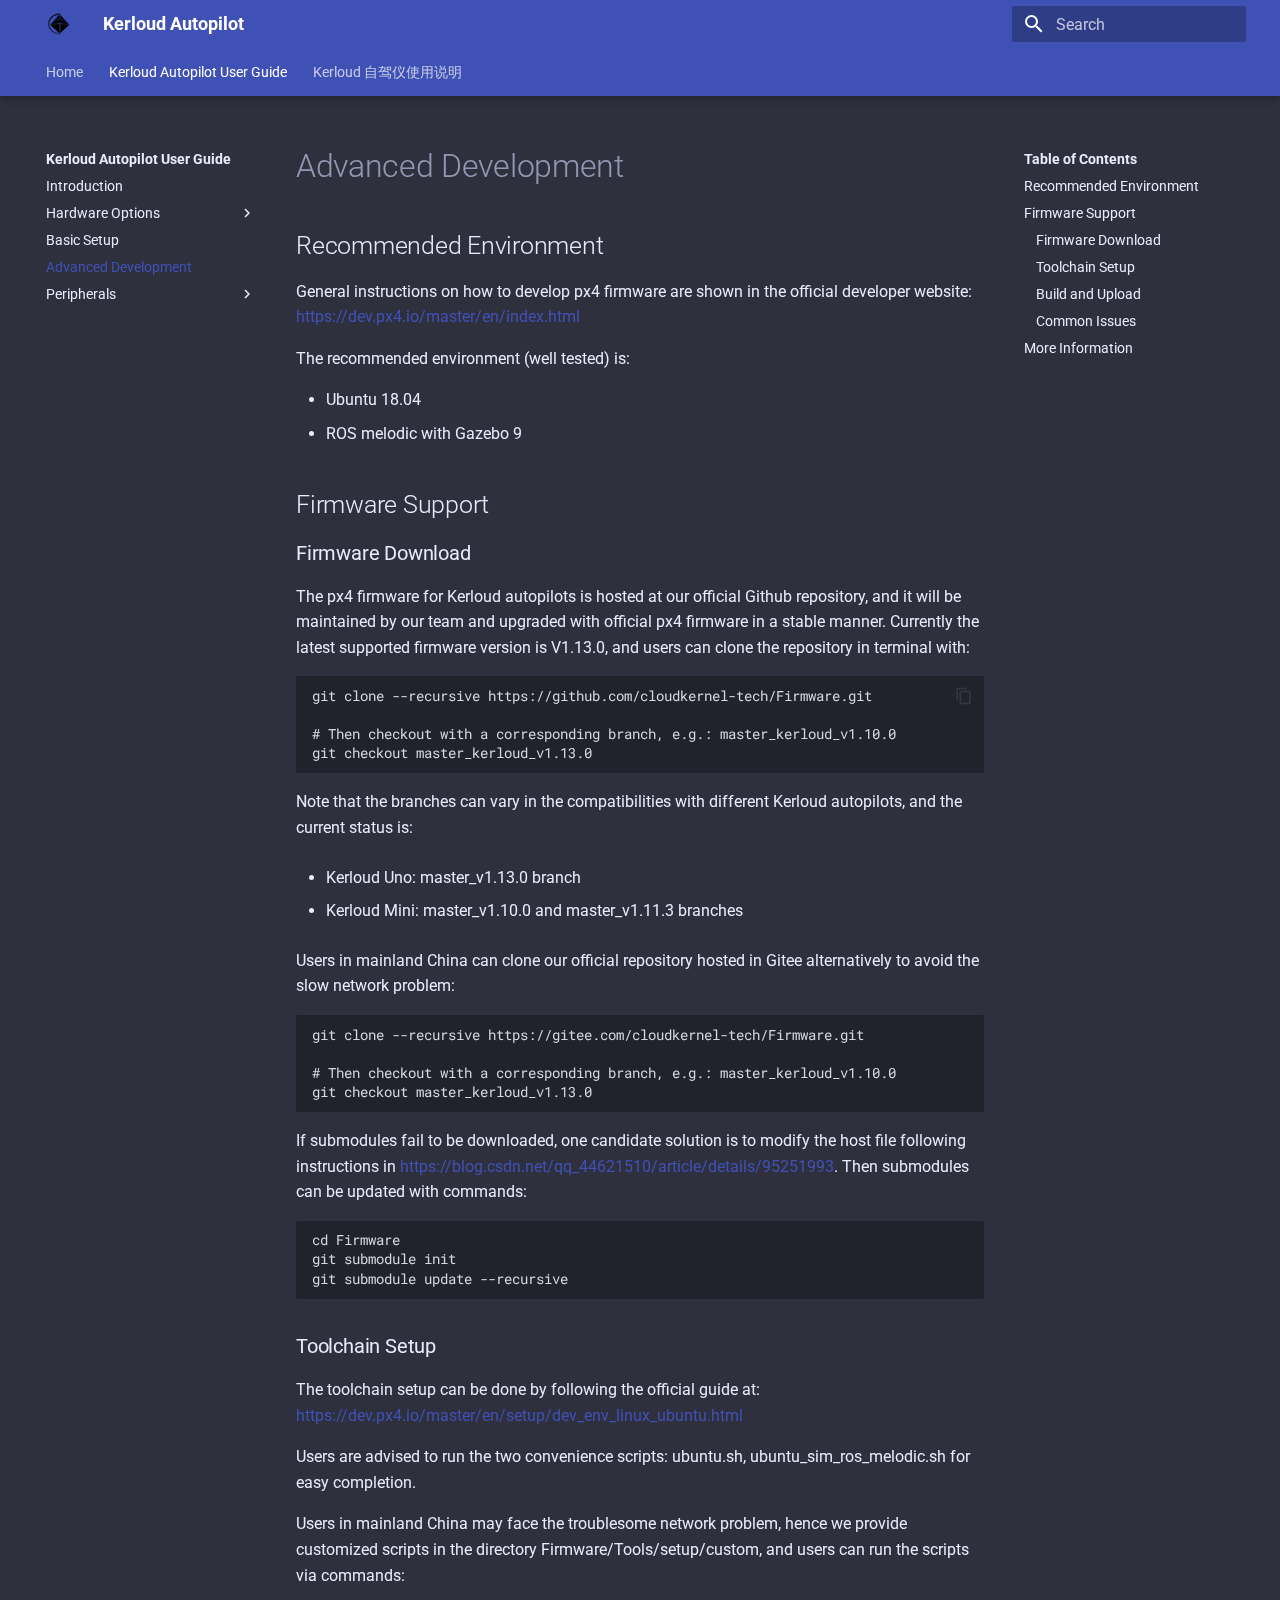
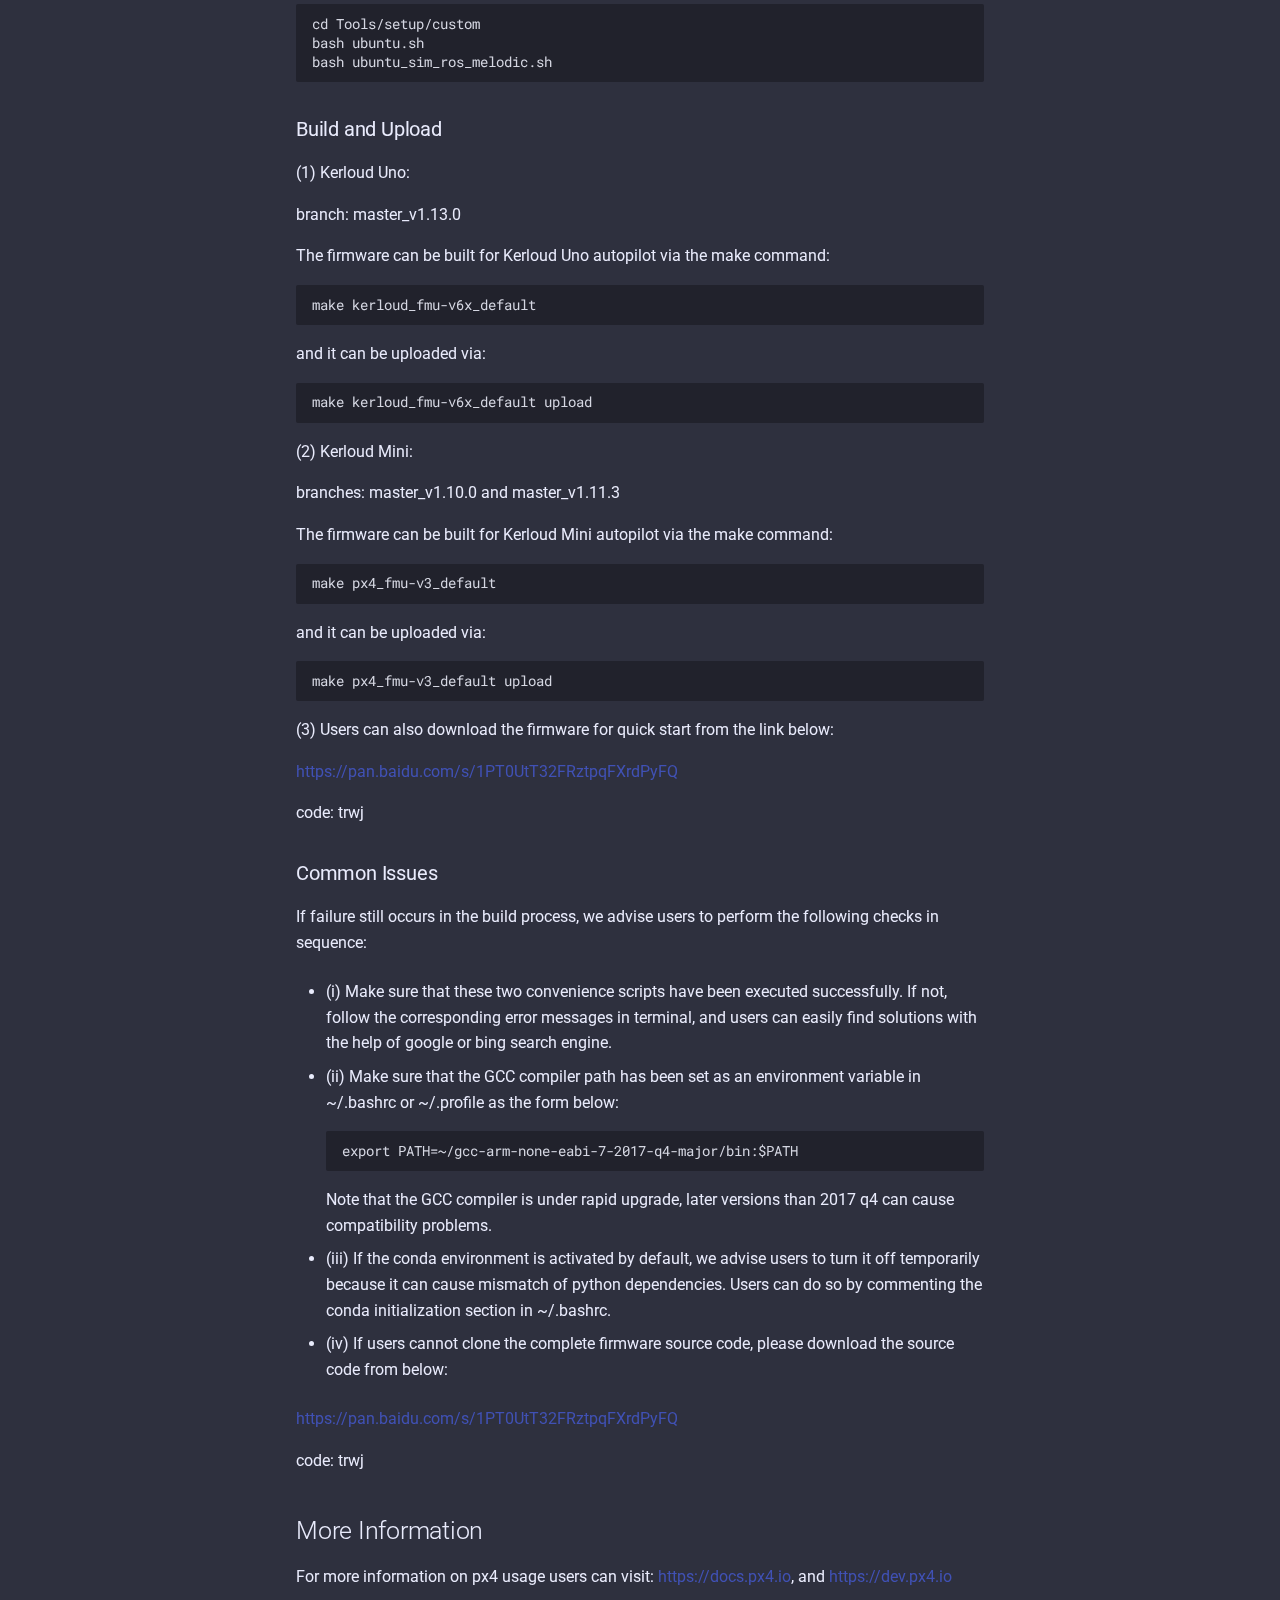
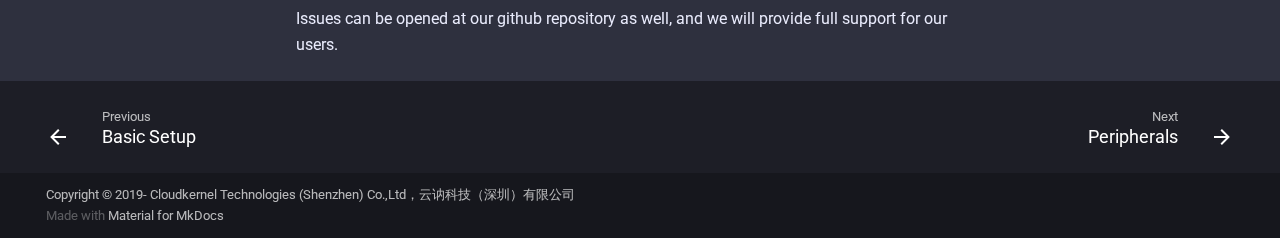
<file: kerloud_autopilot_doc/site/advanceddev/index.html>
<!doctype html>
<html lang="en" class="no-js">
  <head>
    
      <meta charset="utf-8">
      <meta name="viewport" content="width=device-width,initial-scale=1">
      
      
      
        <link rel="canonical" href="http://cloudkernel-tech.gitee.io/kerloud-autopilot/advanceddev/">
      
      <link rel="icon" href="../assets/logo.png">
      <meta name="generator" content="mkdocs-1.3.1, mkdocs-material-8.2.11">
    
    
      
        <title>Advanced Development - Kerloud Autopilot</title>
      
    
    
      <link rel="stylesheet" href="../assets/stylesheets/main.8c5ef100.min.css">
      
        
        <link rel="stylesheet" href="../assets/stylesheets/palette.9647289d.min.css">
        
          
          
          <meta name="theme-color" content="#4051b5">
        
      
    
    
    
      
        
        
        <link rel="preconnect" href="https://fonts.gstatic.com" crossorigin>
        <link rel="stylesheet" href="https://fonts.googleapis.com/css?family=Roboto:300,300i,400,400i,700,700i%7CRoboto+Mono:400,400i,700,700i&display=fallback">
        <style>:root{--md-text-font:"Roboto";--md-code-font:"Roboto Mono"}</style>
      
    
    
    <script>__md_scope=new URL("..",location),__md_get=(e,_=localStorage,t=__md_scope)=>JSON.parse(_.getItem(t.pathname+"."+e)),__md_set=(e,_,t=localStorage,a=__md_scope)=>{try{t.setItem(a.pathname+"."+e,JSON.stringify(_))}catch(e){}}</script>
    
      

    
    
  </head>
  
  
    
    
    
    
    
    <body dir="ltr" data-md-color-scheme="slate" data-md-color-primary="indigo" data-md-color-accent="">
  
    
    
    <input class="md-toggle" data-md-toggle="drawer" type="checkbox" id="__drawer" autocomplete="off">
    <input class="md-toggle" data-md-toggle="search" type="checkbox" id="__search" autocomplete="off">
    <label class="md-overlay" for="__drawer"></label>
    <div data-md-component="skip">
      
        
        <a href="#advanced-development" class="md-skip">
          Skip to content
        </a>
      
    </div>
    <div data-md-component="announce">
      
    </div>
    
    
      

  

<header class="md-header md-header--lifted" data-md-component="header">
  <nav class="md-header__inner md-grid" aria-label="Header">
    <a href="https://cloudkernel-tech.github.io" title="Kerloud Autopilot" class="md-header__button md-logo" aria-label="Kerloud Autopilot" data-md-component="logo">
      
  <img src="../assets/logo_mono.png" alt="logo">

    </a>
    <label class="md-header__button md-icon" for="__drawer">
      <svg xmlns="http://www.w3.org/2000/svg" viewBox="0 0 24 24"><path d="M3 6h18v2H3V6m0 5h18v2H3v-2m0 5h18v2H3v-2Z"/></svg>
    </label>
    <div class="md-header__title" data-md-component="header-title">
      <div class="md-header__ellipsis">
        <div class="md-header__topic">
          <span class="md-ellipsis">
            Kerloud Autopilot
          </span>
        </div>
        <div class="md-header__topic" data-md-component="header-topic">
          <span class="md-ellipsis">
            
              Advanced Development
            
          </span>
        </div>
      </div>
    </div>
    
    
    
      <label class="md-header__button md-icon" for="__search">
        <svg xmlns="http://www.w3.org/2000/svg" viewBox="0 0 24 24"><path d="M9.5 3A6.5 6.5 0 0 1 16 9.5c0 1.61-.59 3.09-1.56 4.23l.27.27h.79l5 5-1.5 1.5-5-5v-.79l-.27-.27A6.516 6.516 0 0 1 9.5 16 6.5 6.5 0 0 1 3 9.5 6.5 6.5 0 0 1 9.5 3m0 2C7 5 5 7 5 9.5S7 14 9.5 14 14 12 14 9.5 12 5 9.5 5Z"/></svg>
      </label>
      <div class="md-search" data-md-component="search" role="dialog">
  <label class="md-search__overlay" for="__search"></label>
  <div class="md-search__inner" role="search">
    <form class="md-search__form" name="search">
      <input type="text" class="md-search__input" name="query" aria-label="Search" placeholder="Search" autocapitalize="off" autocorrect="off" autocomplete="off" spellcheck="false" data-md-component="search-query" required>
      <label class="md-search__icon md-icon" for="__search">
        <svg xmlns="http://www.w3.org/2000/svg" viewBox="0 0 24 24"><path d="M9.5 3A6.5 6.5 0 0 1 16 9.5c0 1.61-.59 3.09-1.56 4.23l.27.27h.79l5 5-1.5 1.5-5-5v-.79l-.27-.27A6.516 6.516 0 0 1 9.5 16 6.5 6.5 0 0 1 3 9.5 6.5 6.5 0 0 1 9.5 3m0 2C7 5 5 7 5 9.5S7 14 9.5 14 14 12 14 9.5 12 5 9.5 5Z"/></svg>
        <svg xmlns="http://www.w3.org/2000/svg" viewBox="0 0 24 24"><path d="M20 11v2H8l5.5 5.5-1.42 1.42L4.16 12l7.92-7.92L13.5 5.5 8 11h12Z"/></svg>
      </label>
      <nav class="md-search__options" aria-label="Search">
        
        <button type="reset" class="md-search__icon md-icon" aria-label="Clear" tabindex="-1">
          <svg xmlns="http://www.w3.org/2000/svg" viewBox="0 0 24 24"><path d="M19 6.41 17.59 5 12 10.59 6.41 5 5 6.41 10.59 12 5 17.59 6.41 19 12 13.41 17.59 19 19 17.59 13.41 12 19 6.41Z"/></svg>
        </button>
      </nav>
      
    </form>
    <div class="md-search__output">
      <div class="md-search__scrollwrap" data-md-scrollfix>
        <div class="md-search-result" data-md-component="search-result">
          <div class="md-search-result__meta">
            Initializing search
          </div>
          <ol class="md-search-result__list"></ol>
        </div>
      </div>
    </div>
  </div>
</div>
    
    
  </nav>
  
    
      
<nav class="md-tabs" aria-label="Tabs" data-md-component="tabs">
  <div class="md-tabs__inner md-grid">
    <ul class="md-tabs__list">
      
        
  
  


  <li class="md-tabs__item">
    <a href=".." class="md-tabs__link">
      Home
    </a>
  </li>

      
        
  
  
    
  


  
  
  
    <li class="md-tabs__item">
      <a href="../intro/" class="md-tabs__link md-tabs__link--active">
        Kerloud Autopilot User Guide
      </a>
    </li>
  

      
        
  
  


  
  
  
    <li class="md-tabs__item">
      <a href="../intro_zh/" class="md-tabs__link">
        Kerloud 自驾仪使用说明
      </a>
    </li>
  

      
    </ul>
  </div>
</nav>
    
  
</header>
    
    <div class="md-container" data-md-component="container">
      
      
        
      
      <main class="md-main" data-md-component="main">
        <div class="md-main__inner md-grid">
          
            
              
              <div class="md-sidebar md-sidebar--primary" data-md-component="sidebar" data-md-type="navigation" >
                <div class="md-sidebar__scrollwrap">
                  <div class="md-sidebar__inner">
                    

  


<nav class="md-nav md-nav--primary md-nav--lifted" aria-label="Navigation" data-md-level="0">
  <label class="md-nav__title" for="__drawer">
    <a href="https://cloudkernel-tech.github.io" title="Kerloud Autopilot" class="md-nav__button md-logo" aria-label="Kerloud Autopilot" data-md-component="logo">
      
  <img src="../assets/logo_mono.png" alt="logo">

    </a>
    Kerloud Autopilot
  </label>
  
  <ul class="md-nav__list" data-md-scrollfix>
    
      
      
      

  
  
  
    <li class="md-nav__item">
      <a href=".." class="md-nav__link">
        Home
      </a>
    </li>
  

    
      
      
      

  
  
    
  
  
    
    <li class="md-nav__item md-nav__item--active md-nav__item--nested">
      
      
        <input class="md-nav__toggle md-toggle" data-md-toggle="__nav_2" type="checkbox" id="__nav_2" checked>
      
      
      
        
          
        
          
        
          
        
          
        
          
        
      
      
        <label class="md-nav__link" for="__nav_2">
          Kerloud Autopilot User Guide
          <span class="md-nav__icon md-icon"></span>
        </label>
      
      <nav class="md-nav" aria-label="Kerloud Autopilot User Guide" data-md-level="1">
        <label class="md-nav__title" for="__nav_2">
          <span class="md-nav__icon md-icon"></span>
          Kerloud Autopilot User Guide
        </label>
        <ul class="md-nav__list" data-md-scrollfix>
          
            
              
  
  
  
    <li class="md-nav__item">
      <a href="../intro/" class="md-nav__link">
        Introduction
      </a>
    </li>
  

            
          
            
              
  
  
  
    
    <li class="md-nav__item md-nav__item--nested">
      
      
        <input class="md-nav__toggle md-toggle" data-md-toggle="__nav_2_2" type="checkbox" id="__nav_2_2" >
      
      
      
        
          
            
          
        
          
        
          
        
      
      
        
        
        <div class="md-nav__link md-nav__link--index ">
          <a href="../hardware/">Hardware Options</a>
          
            <label for="__nav_2_2">
              <span class="md-nav__icon md-icon"></span>
            </label>
          
        </div>
      
      <nav class="md-nav" aria-label="Hardware Options" data-md-level="2">
        <label class="md-nav__title" for="__nav_2_2">
          <span class="md-nav__icon md-icon"></span>
          Hardware Options
        </label>
        <ul class="md-nav__list" data-md-scrollfix>
          
            
          
            
              
  
  
  
    <li class="md-nav__item">
      <a href="../hardware/kerloud_uno/" class="md-nav__link">
        Kerloud Uno
      </a>
    </li>
  

            
          
            
              
  
  
  
    <li class="md-nav__item">
      <a href="../hardware/kerloud_mini/" class="md-nav__link">
        Kerloud Mini
      </a>
    </li>
  

            
          
        </ul>
      </nav>
    </li>
  

            
          
            
              
  
  
  
    <li class="md-nav__item">
      <a href="../basicsetup/" class="md-nav__link">
        Basic Setup
      </a>
    </li>
  

            
          
            
              
  
  
    
  
  
    <li class="md-nav__item md-nav__item--active">
      
      <input class="md-nav__toggle md-toggle" data-md-toggle="toc" type="checkbox" id="__toc">
      
      
        
      
      
        <label class="md-nav__link md-nav__link--active" for="__toc">
          Advanced Development
          <span class="md-nav__icon md-icon"></span>
        </label>
      
      <a href="./" class="md-nav__link md-nav__link--active">
        Advanced Development
      </a>
      
        

  

<nav class="md-nav md-nav--secondary" aria-label="Table of Contents">
  
  
  
    
  
  
    <label class="md-nav__title" for="__toc">
      <span class="md-nav__icon md-icon"></span>
      Table of Contents
    </label>
    <ul class="md-nav__list" data-md-component="toc" data-md-scrollfix>
      
        <li class="md-nav__item">
  <a href="#recommended-environment" class="md-nav__link">
    Recommended Environment
  </a>
  
</li>
      
        <li class="md-nav__item">
  <a href="#firmware-support" class="md-nav__link">
    Firmware Support
  </a>
  
    <nav class="md-nav" aria-label="Firmware Support">
      <ul class="md-nav__list">
        
          <li class="md-nav__item">
  <a href="#firmware-download" class="md-nav__link">
    Firmware Download
  </a>
  
</li>
        
          <li class="md-nav__item">
  <a href="#toolchain-setup" class="md-nav__link">
    Toolchain Setup
  </a>
  
</li>
        
          <li class="md-nav__item">
  <a href="#build-and-upload" class="md-nav__link">
    Build and Upload
  </a>
  
</li>
        
          <li class="md-nav__item">
  <a href="#common-issues" class="md-nav__link">
    Common Issues
  </a>
  
</li>
        
      </ul>
    </nav>
  
</li>
      
        <li class="md-nav__item">
  <a href="#more-information" class="md-nav__link">
    More Information
  </a>
  
</li>
      
    </ul>
  
</nav>
      
    </li>
  

            
          
            
              
  
  
  
    
    <li class="md-nav__item md-nav__item--nested">
      
      
        <input class="md-nav__toggle md-toggle" data-md-toggle="__nav_2_5" type="checkbox" id="__nav_2_5" >
      
      
      
        
          
            
          
        
          
        
          
        
      
      
        
        
        <div class="md-nav__link md-nav__link--index ">
          <a href="../peripherals/">Peripherals</a>
          
            <label for="__nav_2_5">
              <span class="md-nav__icon md-icon"></span>
            </label>
          
        </div>
      
      <nav class="md-nav" aria-label="Peripherals" data-md-level="2">
        <label class="md-nav__title" for="__nav_2_5">
          <span class="md-nav__icon md-icon"></span>
          Peripherals
        </label>
        <ul class="md-nav__list" data-md-scrollfix>
          
            
          
            
              
  
  
  
    <li class="md-nav__item">
      <a href="../peripherals/kerloud_lite/" class="md-nav__link">
        Kerloud Lite Power Module
      </a>
    </li>
  

            
          
            
              
  
  
  
    <li class="md-nav__item">
      <a href="../peripherals/kerloud_telemetry/" class="md-nav__link">
        Kerloud Telemetry
      </a>
    </li>
  

            
          
        </ul>
      </nav>
    </li>
  

            
          
        </ul>
      </nav>
    </li>
  

    
      
      
      

  
  
  
    
    <li class="md-nav__item md-nav__item--nested">
      
      
        <input class="md-nav__toggle md-toggle" data-md-toggle="__nav_3" type="checkbox" id="__nav_3" >
      
      
      
        
          
        
          
        
          
        
          
        
          
        
      
      
        <label class="md-nav__link" for="__nav_3">
          Kerloud 自驾仪使用说明
          <span class="md-nav__icon md-icon"></span>
        </label>
      
      <nav class="md-nav" aria-label="Kerloud 自驾仪使用说明" data-md-level="1">
        <label class="md-nav__title" for="__nav_3">
          <span class="md-nav__icon md-icon"></span>
          Kerloud 自驾仪使用说明
        </label>
        <ul class="md-nav__list" data-md-scrollfix>
          
            
              
  
  
  
    <li class="md-nav__item">
      <a href="../intro_zh/" class="md-nav__link">
        介绍
      </a>
    </li>
  

            
          
            
              
  
  
  
    
    <li class="md-nav__item md-nav__item--nested">
      
      
        <input class="md-nav__toggle md-toggle" data-md-toggle="__nav_3_2" type="checkbox" id="__nav_3_2" >
      
      
      
        
          
            
          
        
          
        
          
        
      
      
        
        
        <div class="md-nav__link md-nav__link--index ">
          <a href="../hardware_zh/">硬件选项</a>
          
            <label for="__nav_3_2">
              <span class="md-nav__icon md-icon"></span>
            </label>
          
        </div>
      
      <nav class="md-nav" aria-label="硬件选项" data-md-level="2">
        <label class="md-nav__title" for="__nav_3_2">
          <span class="md-nav__icon md-icon"></span>
          硬件选项
        </label>
        <ul class="md-nav__list" data-md-scrollfix>
          
            
          
            
              
  
  
  
    <li class="md-nav__item">
      <a href="../hardware_zh/kerloud_uno_zh/" class="md-nav__link">
        Kerloud Uno
      </a>
    </li>
  

            
          
            
              
  
  
  
    <li class="md-nav__item">
      <a href="../hardware_zh/kerloud_mini_zh/" class="md-nav__link">
        Kerloud Mini
      </a>
    </li>
  

            
          
        </ul>
      </nav>
    </li>
  

            
          
            
              
  
  
  
    <li class="md-nav__item">
      <a href="../basicsetup_zh/" class="md-nav__link">
        基本设置
      </a>
    </li>
  

            
          
            
              
  
  
  
    <li class="md-nav__item">
      <a href="../advanceddev_zh/" class="md-nav__link">
        高级开发
      </a>
    </li>
  

            
          
            
              
  
  
  
    
    <li class="md-nav__item md-nav__item--nested">
      
      
        <input class="md-nav__toggle md-toggle" data-md-toggle="__nav_3_5" type="checkbox" id="__nav_3_5" >
      
      
      
        
          
            
          
        
          
        
          
        
      
      
        
        
        <div class="md-nav__link md-nav__link--index ">
          <a href="../peripherals_zh/">配套外设</a>
          
            <label for="__nav_3_5">
              <span class="md-nav__icon md-icon"></span>
            </label>
          
        </div>
      
      <nav class="md-nav" aria-label="配套外设" data-md-level="2">
        <label class="md-nav__title" for="__nav_3_5">
          <span class="md-nav__icon md-icon"></span>
          配套外设
        </label>
        <ul class="md-nav__list" data-md-scrollfix>
          
            
          
            
              
  
  
  
    <li class="md-nav__item">
      <a href="../peripherals_zh/kerloud_lite_zh/" class="md-nav__link">
        Kerloud Lite 供电模块
      </a>
    </li>
  

            
          
            
              
  
  
  
    <li class="md-nav__item">
      <a href="../peripherals_zh/kerloud_telemetry_zh/" class="md-nav__link">
        Kerloud Telemetry数传
      </a>
    </li>
  

            
          
        </ul>
      </nav>
    </li>
  

            
          
        </ul>
      </nav>
    </li>
  

    
  </ul>
</nav>
                  </div>
                </div>
              </div>
            
            
              
              <div class="md-sidebar md-sidebar--secondary" data-md-component="sidebar" data-md-type="toc" >
                <div class="md-sidebar__scrollwrap">
                  <div class="md-sidebar__inner">
                    

  

<nav class="md-nav md-nav--secondary" aria-label="Table of Contents">
  
  
  
    
  
  
    <label class="md-nav__title" for="__toc">
      <span class="md-nav__icon md-icon"></span>
      Table of Contents
    </label>
    <ul class="md-nav__list" data-md-component="toc" data-md-scrollfix>
      
        <li class="md-nav__item">
  <a href="#recommended-environment" class="md-nav__link">
    Recommended Environment
  </a>
  
</li>
      
        <li class="md-nav__item">
  <a href="#firmware-support" class="md-nav__link">
    Firmware Support
  </a>
  
    <nav class="md-nav" aria-label="Firmware Support">
      <ul class="md-nav__list">
        
          <li class="md-nav__item">
  <a href="#firmware-download" class="md-nav__link">
    Firmware Download
  </a>
  
</li>
        
          <li class="md-nav__item">
  <a href="#toolchain-setup" class="md-nav__link">
    Toolchain Setup
  </a>
  
</li>
        
          <li class="md-nav__item">
  <a href="#build-and-upload" class="md-nav__link">
    Build and Upload
  </a>
  
</li>
        
          <li class="md-nav__item">
  <a href="#common-issues" class="md-nav__link">
    Common Issues
  </a>
  
</li>
        
      </ul>
    </nav>
  
</li>
      
        <li class="md-nav__item">
  <a href="#more-information" class="md-nav__link">
    More Information
  </a>
  
</li>
      
    </ul>
  
</nav>
                  </div>
                </div>
              </div>
            
          
          <div class="md-content" data-md-component="content">
            <article class="md-content__inner md-typeset">
              
                


<h1 id="advanced-development">Advanced Development<a class="headerlink" href="#advanced-development" title="Permanent link">&para;</a></h1>
<h2 id="recommended-environment">Recommended Environment<a class="headerlink" href="#recommended-environment" title="Permanent link">&para;</a></h2>
<p>General instructions on how to develop px4 firmware are shown in the official developer website: <a href="https://dev.px4.io/master/en/index.html">https://dev.px4.io/master/en/index.html</a></p>
<p>The recommended environment (well tested) is:</p>
<ul>
<li>Ubuntu 18.04</li>
<li>ROS melodic with Gazebo 9</li>
</ul>
<h2 id="firmware-support">Firmware Support<a class="headerlink" href="#firmware-support" title="Permanent link">&para;</a></h2>
<h3 id="firmware-download">Firmware Download<a class="headerlink" href="#firmware-download" title="Permanent link">&para;</a></h3>
<p>The px4 firmware for Kerloud autopilots is hosted at our official Github repository, and it will be maintained by our team and upgraded with official px4 firmware in a stable manner.
Currently the latest supported firmware version is V1.13.0, and users can clone the repository in terminal with:</p>
<pre><code>git clone --recursive https://github.com/cloudkernel-tech/Firmware.git

# Then checkout with a corresponding branch, e.g.: master_kerloud_v1.10.0
git checkout master_kerloud_v1.13.0
</code></pre>
<p>Note that the branches can vary in the compatibilities with different Kerloud autopilots, and the current status is:</p>
<ul>
<li>
<p>Kerloud Uno: master_v1.13.0 branch</p>
</li>
<li>
<p>Kerloud Mini: master_v1.10.0 and master_v1.11.3 branches</p>
</li>
</ul>
<p>Users in mainland China can clone our official repository hosted in Gitee alternatively to avoid the slow network problem:</p>
<pre><code>git clone --recursive https://gitee.com/cloudkernel-tech/Firmware.git

# Then checkout with a corresponding branch, e.g.: master_kerloud_v1.10.0
git checkout master_kerloud_v1.13.0
</code></pre>
<p>If submodules fail to be downloaded, one candidate solution is to modify the host file following instructions in <a href="https://blog.csdn.net/qq_44621510/article/details/95251993">https://blog.csdn.net/qq_44621510/article/details/95251993</a>.
Then submodules can be updated with commands:</p>
<pre><code>cd Firmware
git submodule init
git submodule update --recursive
</code></pre>
<h3 id="toolchain-setup">Toolchain Setup<a class="headerlink" href="#toolchain-setup" title="Permanent link">&para;</a></h3>
<p>The toolchain setup can be done by following the official guide at:
<a href="https://dev.px4.io/master/en/setup/dev_env_linux_ubuntu.html">https://dev.px4.io/master/en/setup/dev_env_linux_ubuntu.html</a></p>
<p>Users are advised to run the two convenience scripts: ubuntu.sh, ubuntu_sim_ros_melodic.sh for easy completion.</p>
<p>Users in mainland China may face the troublesome network problem, hence we provide customized scripts in the directory Firmware/Tools/setup/custom, and users can run the scripts via commands:</p>
<pre><code>cd Tools/setup/custom
bash ubuntu.sh
bash ubuntu_sim_ros_melodic.sh
</code></pre>
<h3 id="build-and-upload">Build and Upload<a class="headerlink" href="#build-and-upload" title="Permanent link">&para;</a></h3>
<p>(1) Kerloud Uno:</p>
<p>branch: master_v1.13.0</p>
<p>The firmware can be built for Kerloud Uno autopilot via the make command:</p>
<pre><code>make kerloud_fmu-v6x_default
</code></pre>
<p>and it can be uploaded via:</p>
<pre><code>make kerloud_fmu-v6x_default upload
</code></pre>
<p>(2) Kerloud Mini:</p>
<p>branches:  master_v1.10.0 and master_v1.11.3 </p>
<p>The firmware can be built for Kerloud Mini autopilot via the make command:</p>
<pre><code>make px4_fmu-v3_default
</code></pre>
<p>and it can be uploaded via:</p>
<pre><code>make px4_fmu-v3_default upload
</code></pre>
<p>(3) Users can also download the firmware for quick start from the link below:</p>
<p><a href="https://pan.baidu.com/s/1PT0UtT32FRztpqFXrdPyFQ">https://pan.baidu.com/s/1PT0UtT32FRztpqFXrdPyFQ</a></p>
<p>code: trwj</p>
<h3 id="common-issues">Common Issues<a class="headerlink" href="#common-issues" title="Permanent link">&para;</a></h3>
<p>If failure still occurs in the build process, we advise users to perform the following checks in sequence:</p>
<ul>
<li>
<p>(i) Make sure that these two convenience scripts have been executed successfully. If not, follow the corresponding error messages in terminal, and users can easily find
solutions with the help of google or bing search engine.</p>
</li>
<li>
<p>(ii) Make sure that the GCC compiler path has been set as an environment variable in ~/.bashrc or ~/.profile as the form below:</p>
<pre><code>export PATH=~/gcc-arm-none-eabi-7-2017-q4-major/bin:$PATH
</code></pre>
<p>Note that the GCC compiler is under rapid upgrade, later versions than 2017 q4 can cause compatibility problems.</p>
</li>
<li>
<p>(iii) If the conda environment is activated by default, we advise users to turn it off temporarily because it can cause mismatch of python dependencies.
Users can do so by commenting the conda initialization section in ~/.bashrc.</p>
</li>
<li>
<p>(iv) If users cannot clone the complete firmware source code, please download the source code from below:</p>
</li>
</ul>
<p><a href="https://pan.baidu.com/s/1PT0UtT32FRztpqFXrdPyFQ">https://pan.baidu.com/s/1PT0UtT32FRztpqFXrdPyFQ</a></p>
<p>code: trwj</p>
<h2 id="more-information">More Information<a class="headerlink" href="#more-information" title="Permanent link">&para;</a></h2>
<p>For more information on px4 usage users can visit:
<a href="https://docs.px4.io">https://docs.px4.io</a>, and <a href="https://dev.px4.io">https://dev.px4.io</a></p>
<p>Issues can be opened at our github repository as well, and we will provide full support for our users.</p>

              
            </article>
          </div>
        </div>
        
      </main>
      
        <footer class="md-footer">
  
    <nav class="md-footer__inner md-grid" aria-label="Footer">
      
        
        <a href="../basicsetup/" class="md-footer__link md-footer__link--prev" aria-label="Previous: Basic Setup" rel="prev">
          <div class="md-footer__button md-icon">
            <svg xmlns="http://www.w3.org/2000/svg" viewBox="0 0 24 24"><path d="M20 11v2H8l5.5 5.5-1.42 1.42L4.16 12l7.92-7.92L13.5 5.5 8 11h12Z"/></svg>
          </div>
          <div class="md-footer__title">
            <div class="md-ellipsis">
              <span class="md-footer__direction">
                Previous
              </span>
              Basic Setup
            </div>
          </div>
        </a>
      
      
        
        <a href="../peripherals/" class="md-footer__link md-footer__link--next" aria-label="Next: Peripherals" rel="next">
          <div class="md-footer__title">
            <div class="md-ellipsis">
              <span class="md-footer__direction">
                Next
              </span>
              Peripherals
            </div>
          </div>
          <div class="md-footer__button md-icon">
            <svg xmlns="http://www.w3.org/2000/svg" viewBox="0 0 24 24"><path d="M4 11v2h12l-5.5 5.5 1.42 1.42L19.84 12l-7.92-7.92L10.5 5.5 16 11H4Z"/></svg>
          </div>
        </a>
      
    </nav>
  
  <div class="md-footer-meta md-typeset">
    <div class="md-footer-meta__inner md-grid">
      <div class="md-copyright">
  
    <div class="md-copyright__highlight">
      Copyright &copy; 2019- Cloudkernel Technologies (Shenzhen) Co.,Ltd，云讷科技（深圳）有限公司
    </div>
  
  
    Made with
    <a href="https://squidfunk.github.io/mkdocs-material/" target="_blank" rel="noopener">
      Material for MkDocs
    </a>
  
</div>
      
    </div>
  </div>
</footer>
      
    </div>
    <div class="md-dialog" data-md-component="dialog">
      <div class="md-dialog__inner md-typeset"></div>
    </div>
    <script id="__config" type="application/json">{"base": "..", "features": ["navigation.tabs", "navigation.tabs.sticky", "navigation.indexes", "navigation.instant", "navigation.footer"], "search": "../assets/javascripts/workers/search.2a1c317c.min.js", "translations": {"clipboard.copied": "Copied to clipboard", "clipboard.copy": "Copy to clipboard", "search.config.lang": "en", "search.config.pipeline": "trimmer, stopWordFilter", "search.config.separator": "[\\s\\-]+", "search.placeholder": "Search", "search.result.more.one": "1 more on this page", "search.result.more.other": "# more on this page", "search.result.none": "No matching documents", "search.result.one": "1 matching document", "search.result.other": "# matching documents", "search.result.placeholder": "Type to start searching", "search.result.term.missing": "Missing", "select.version.title": "Select version"}}</script>
    
    
      <script src="../assets/javascripts/bundle.748e2769.min.js"></script>
      
    
  </body>
</html>
</file>
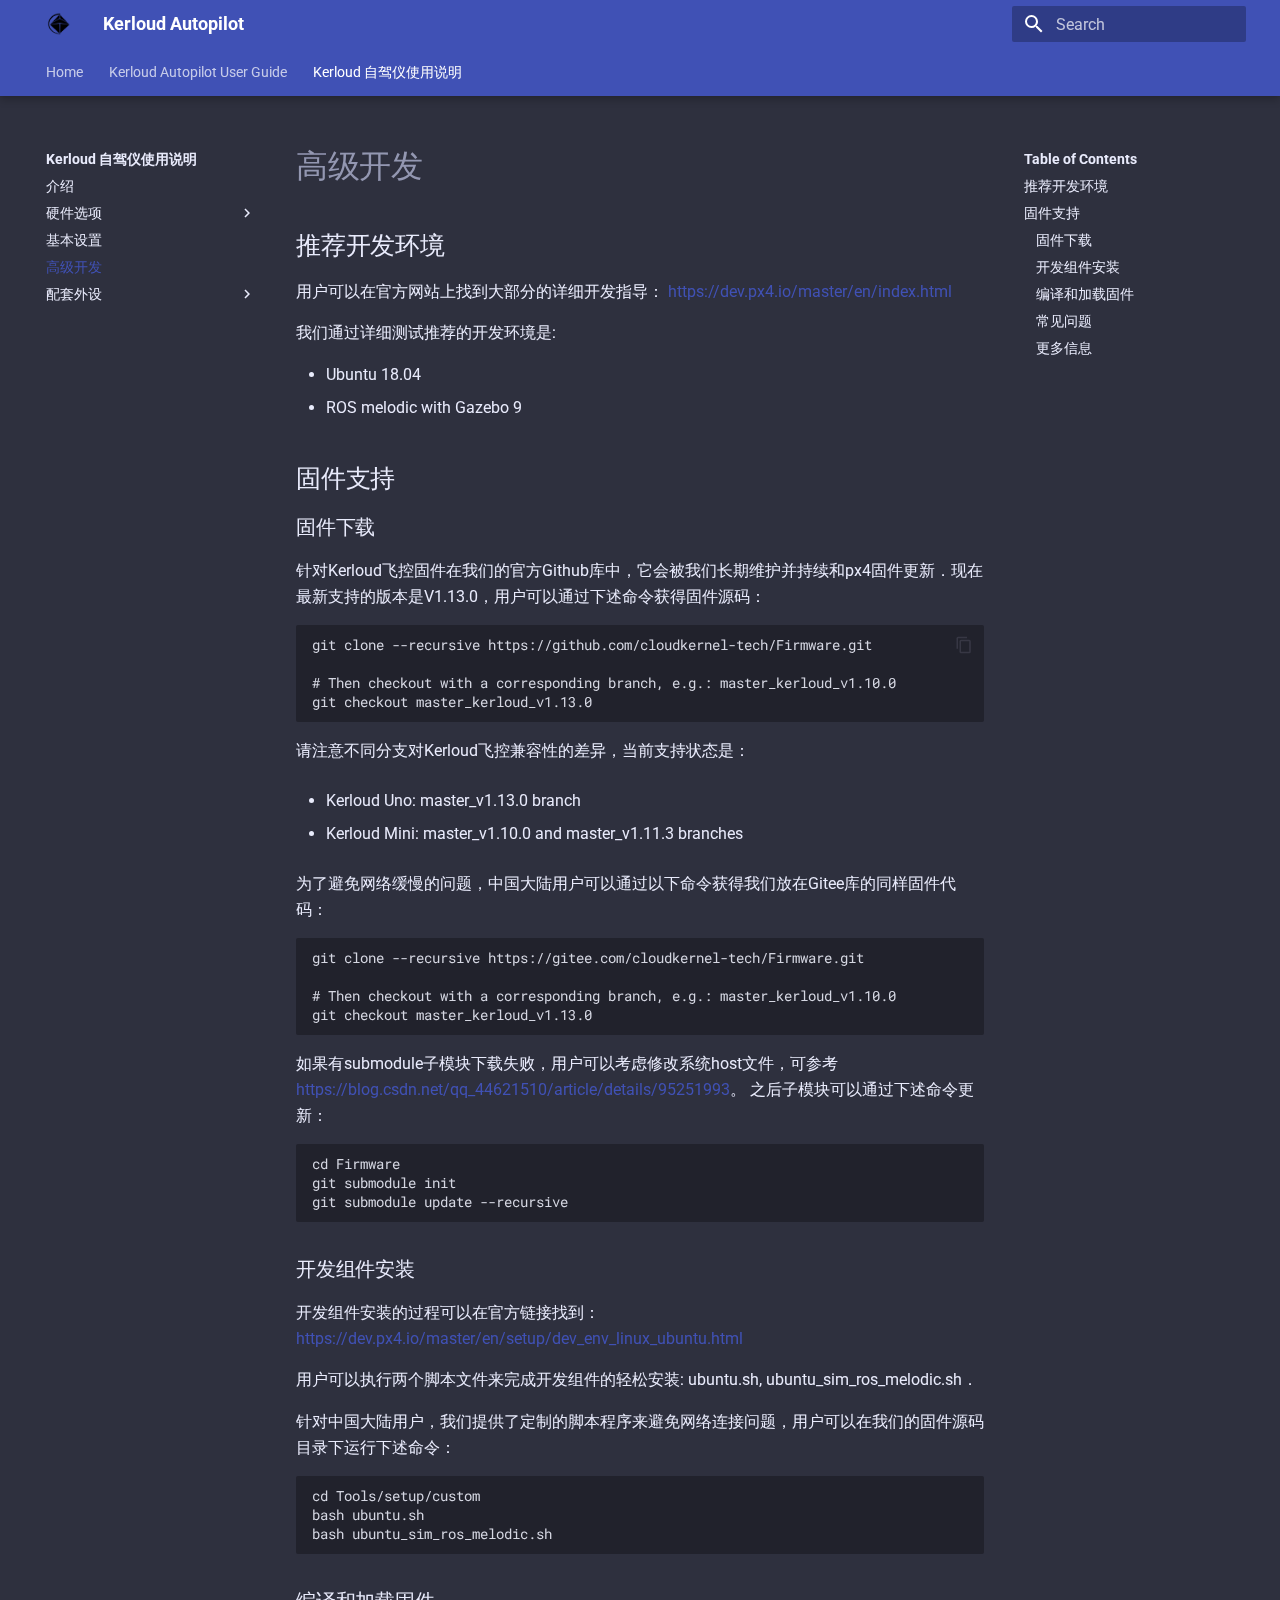
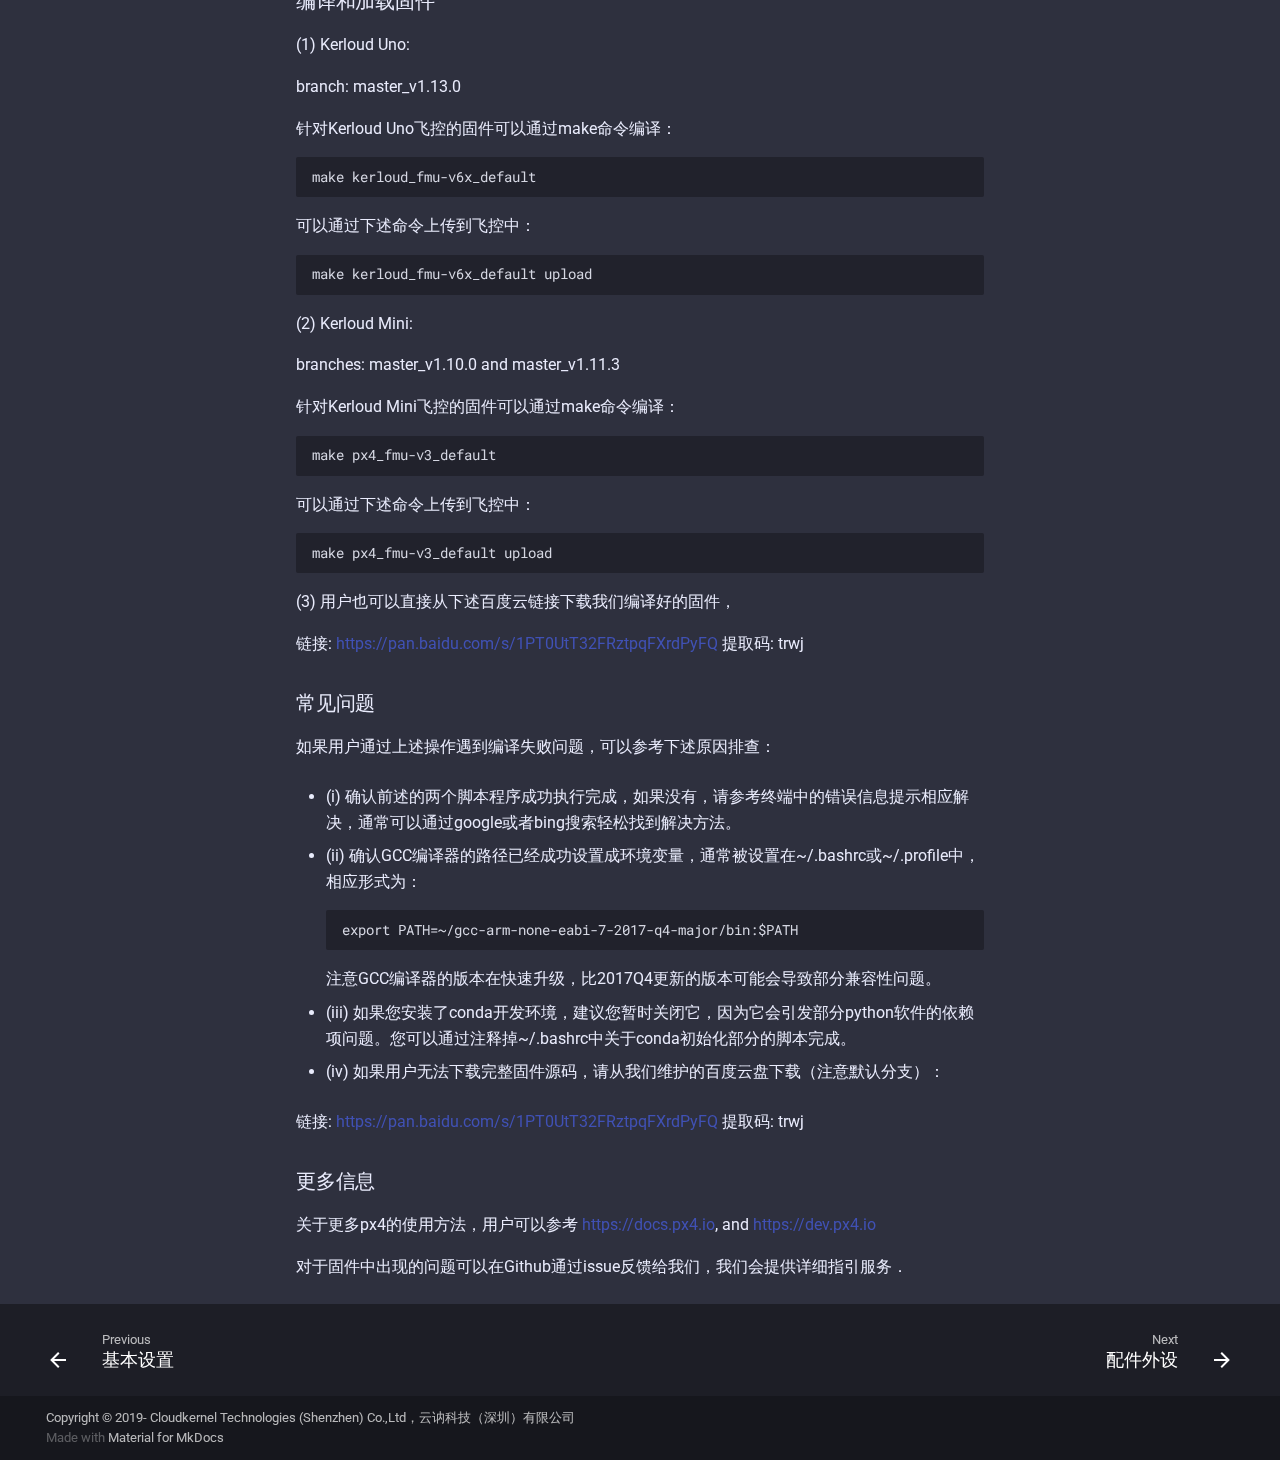
<file: kerloud_autopilot_doc/site/advanceddev_zh/index.html>
<!doctype html>
<html lang="en" class="no-js">
  <head>
    
      <meta charset="utf-8">
      <meta name="viewport" content="width=device-width,initial-scale=1">
      
      
      
        <link rel="canonical" href="http://cloudkernel-tech.gitee.io/kerloud-autopilot/advanceddev_zh/">
      
      <link rel="icon" href="../assets/logo.png">
      <meta name="generator" content="mkdocs-1.3.1, mkdocs-material-8.2.11">
    
    
      
        <title>高级开发 - Kerloud Autopilot</title>
      
    
    
      <link rel="stylesheet" href="../assets/stylesheets/main.8c5ef100.min.css">
      
        
        <link rel="stylesheet" href="../assets/stylesheets/palette.9647289d.min.css">
        
          
          
          <meta name="theme-color" content="#4051b5">
        
      
    
    
    
      
        
        
        <link rel="preconnect" href="https://fonts.gstatic.com" crossorigin>
        <link rel="stylesheet" href="https://fonts.googleapis.com/css?family=Roboto:300,300i,400,400i,700,700i%7CRoboto+Mono:400,400i,700,700i&display=fallback">
        <style>:root{--md-text-font:"Roboto";--md-code-font:"Roboto Mono"}</style>
      
    
    
    <script>__md_scope=new URL("..",location),__md_get=(e,_=localStorage,t=__md_scope)=>JSON.parse(_.getItem(t.pathname+"."+e)),__md_set=(e,_,t=localStorage,a=__md_scope)=>{try{t.setItem(a.pathname+"."+e,JSON.stringify(_))}catch(e){}}</script>
    
      

    
    
  </head>
  
  
    
    
    
    
    
    <body dir="ltr" data-md-color-scheme="slate" data-md-color-primary="indigo" data-md-color-accent="">
  
    
    
    <input class="md-toggle" data-md-toggle="drawer" type="checkbox" id="__drawer" autocomplete="off">
    <input class="md-toggle" data-md-toggle="search" type="checkbox" id="__search" autocomplete="off">
    <label class="md-overlay" for="__drawer"></label>
    <div data-md-component="skip">
      
        
        <a href="#_1" class="md-skip">
          Skip to content
        </a>
      
    </div>
    <div data-md-component="announce">
      
    </div>
    
    
      

  

<header class="md-header md-header--lifted" data-md-component="header">
  <nav class="md-header__inner md-grid" aria-label="Header">
    <a href="https://cloudkernel-tech.github.io" title="Kerloud Autopilot" class="md-header__button md-logo" aria-label="Kerloud Autopilot" data-md-component="logo">
      
  <img src="../assets/logo_mono.png" alt="logo">

    </a>
    <label class="md-header__button md-icon" for="__drawer">
      <svg xmlns="http://www.w3.org/2000/svg" viewBox="0 0 24 24"><path d="M3 6h18v2H3V6m0 5h18v2H3v-2m0 5h18v2H3v-2Z"/></svg>
    </label>
    <div class="md-header__title" data-md-component="header-title">
      <div class="md-header__ellipsis">
        <div class="md-header__topic">
          <span class="md-ellipsis">
            Kerloud Autopilot
          </span>
        </div>
        <div class="md-header__topic" data-md-component="header-topic">
          <span class="md-ellipsis">
            
              高级开发
            
          </span>
        </div>
      </div>
    </div>
    
    
    
      <label class="md-header__button md-icon" for="__search">
        <svg xmlns="http://www.w3.org/2000/svg" viewBox="0 0 24 24"><path d="M9.5 3A6.5 6.5 0 0 1 16 9.5c0 1.61-.59 3.09-1.56 4.23l.27.27h.79l5 5-1.5 1.5-5-5v-.79l-.27-.27A6.516 6.516 0 0 1 9.5 16 6.5 6.5 0 0 1 3 9.5 6.5 6.5 0 0 1 9.5 3m0 2C7 5 5 7 5 9.5S7 14 9.5 14 14 12 14 9.5 12 5 9.5 5Z"/></svg>
      </label>
      <div class="md-search" data-md-component="search" role="dialog">
  <label class="md-search__overlay" for="__search"></label>
  <div class="md-search__inner" role="search">
    <form class="md-search__form" name="search">
      <input type="text" class="md-search__input" name="query" aria-label="Search" placeholder="Search" autocapitalize="off" autocorrect="off" autocomplete="off" spellcheck="false" data-md-component="search-query" required>
      <label class="md-search__icon md-icon" for="__search">
        <svg xmlns="http://www.w3.org/2000/svg" viewBox="0 0 24 24"><path d="M9.5 3A6.5 6.5 0 0 1 16 9.5c0 1.61-.59 3.09-1.56 4.23l.27.27h.79l5 5-1.5 1.5-5-5v-.79l-.27-.27A6.516 6.516 0 0 1 9.5 16 6.5 6.5 0 0 1 3 9.5 6.5 6.5 0 0 1 9.5 3m0 2C7 5 5 7 5 9.5S7 14 9.5 14 14 12 14 9.5 12 5 9.5 5Z"/></svg>
        <svg xmlns="http://www.w3.org/2000/svg" viewBox="0 0 24 24"><path d="M20 11v2H8l5.5 5.5-1.42 1.42L4.16 12l7.92-7.92L13.5 5.5 8 11h12Z"/></svg>
      </label>
      <nav class="md-search__options" aria-label="Search">
        
        <button type="reset" class="md-search__icon md-icon" aria-label="Clear" tabindex="-1">
          <svg xmlns="http://www.w3.org/2000/svg" viewBox="0 0 24 24"><path d="M19 6.41 17.59 5 12 10.59 6.41 5 5 6.41 10.59 12 5 17.59 6.41 19 12 13.41 17.59 19 19 17.59 13.41 12 19 6.41Z"/></svg>
        </button>
      </nav>
      
    </form>
    <div class="md-search__output">
      <div class="md-search__scrollwrap" data-md-scrollfix>
        <div class="md-search-result" data-md-component="search-result">
          <div class="md-search-result__meta">
            Initializing search
          </div>
          <ol class="md-search-result__list"></ol>
        </div>
      </div>
    </div>
  </div>
</div>
    
    
  </nav>
  
    
      
<nav class="md-tabs" aria-label="Tabs" data-md-component="tabs">
  <div class="md-tabs__inner md-grid">
    <ul class="md-tabs__list">
      
        
  
  


  <li class="md-tabs__item">
    <a href=".." class="md-tabs__link">
      Home
    </a>
  </li>

      
        
  
  


  
  
  
    <li class="md-tabs__item">
      <a href="../intro/" class="md-tabs__link">
        Kerloud Autopilot User Guide
      </a>
    </li>
  

      
        
  
  
    
  


  
  
  
    <li class="md-tabs__item">
      <a href="../intro_zh/" class="md-tabs__link md-tabs__link--active">
        Kerloud 自驾仪使用说明
      </a>
    </li>
  

      
    </ul>
  </div>
</nav>
    
  
</header>
    
    <div class="md-container" data-md-component="container">
      
      
        
      
      <main class="md-main" data-md-component="main">
        <div class="md-main__inner md-grid">
          
            
              
              <div class="md-sidebar md-sidebar--primary" data-md-component="sidebar" data-md-type="navigation" >
                <div class="md-sidebar__scrollwrap">
                  <div class="md-sidebar__inner">
                    

  


<nav class="md-nav md-nav--primary md-nav--lifted" aria-label="Navigation" data-md-level="0">
  <label class="md-nav__title" for="__drawer">
    <a href="https://cloudkernel-tech.github.io" title="Kerloud Autopilot" class="md-nav__button md-logo" aria-label="Kerloud Autopilot" data-md-component="logo">
      
  <img src="../assets/logo_mono.png" alt="logo">

    </a>
    Kerloud Autopilot
  </label>
  
  <ul class="md-nav__list" data-md-scrollfix>
    
      
      
      

  
  
  
    <li class="md-nav__item">
      <a href=".." class="md-nav__link">
        Home
      </a>
    </li>
  

    
      
      
      

  
  
  
    
    <li class="md-nav__item md-nav__item--nested">
      
      
        <input class="md-nav__toggle md-toggle" data-md-toggle="__nav_2" type="checkbox" id="__nav_2" >
      
      
      
        
          
        
          
        
          
        
          
        
          
        
      
      
        <label class="md-nav__link" for="__nav_2">
          Kerloud Autopilot User Guide
          <span class="md-nav__icon md-icon"></span>
        </label>
      
      <nav class="md-nav" aria-label="Kerloud Autopilot User Guide" data-md-level="1">
        <label class="md-nav__title" for="__nav_2">
          <span class="md-nav__icon md-icon"></span>
          Kerloud Autopilot User Guide
        </label>
        <ul class="md-nav__list" data-md-scrollfix>
          
            
              
  
  
  
    <li class="md-nav__item">
      <a href="../intro/" class="md-nav__link">
        Introduction
      </a>
    </li>
  

            
          
            
              
  
  
  
    
    <li class="md-nav__item md-nav__item--nested">
      
      
        <input class="md-nav__toggle md-toggle" data-md-toggle="__nav_2_2" type="checkbox" id="__nav_2_2" >
      
      
      
        
          
            
          
        
          
        
          
        
      
      
        
        
        <div class="md-nav__link md-nav__link--index ">
          <a href="../hardware/">Hardware Options</a>
          
            <label for="__nav_2_2">
              <span class="md-nav__icon md-icon"></span>
            </label>
          
        </div>
      
      <nav class="md-nav" aria-label="Hardware Options" data-md-level="2">
        <label class="md-nav__title" for="__nav_2_2">
          <span class="md-nav__icon md-icon"></span>
          Hardware Options
        </label>
        <ul class="md-nav__list" data-md-scrollfix>
          
            
          
            
              
  
  
  
    <li class="md-nav__item">
      <a href="../hardware/kerloud_uno/" class="md-nav__link">
        Kerloud Uno
      </a>
    </li>
  

            
          
            
              
  
  
  
    <li class="md-nav__item">
      <a href="../hardware/kerloud_mini/" class="md-nav__link">
        Kerloud Mini
      </a>
    </li>
  

            
          
        </ul>
      </nav>
    </li>
  

            
          
            
              
  
  
  
    <li class="md-nav__item">
      <a href="../basicsetup/" class="md-nav__link">
        Basic Setup
      </a>
    </li>
  

            
          
            
              
  
  
  
    <li class="md-nav__item">
      <a href="../advanceddev/" class="md-nav__link">
        Advanced Development
      </a>
    </li>
  

            
          
            
              
  
  
  
    
    <li class="md-nav__item md-nav__item--nested">
      
      
        <input class="md-nav__toggle md-toggle" data-md-toggle="__nav_2_5" type="checkbox" id="__nav_2_5" >
      
      
      
        
          
            
          
        
          
        
          
        
      
      
        
        
        <div class="md-nav__link md-nav__link--index ">
          <a href="../peripherals/">Peripherals</a>
          
            <label for="__nav_2_5">
              <span class="md-nav__icon md-icon"></span>
            </label>
          
        </div>
      
      <nav class="md-nav" aria-label="Peripherals" data-md-level="2">
        <label class="md-nav__title" for="__nav_2_5">
          <span class="md-nav__icon md-icon"></span>
          Peripherals
        </label>
        <ul class="md-nav__list" data-md-scrollfix>
          
            
          
            
              
  
  
  
    <li class="md-nav__item">
      <a href="../peripherals/kerloud_lite/" class="md-nav__link">
        Kerloud Lite Power Module
      </a>
    </li>
  

            
          
            
              
  
  
  
    <li class="md-nav__item">
      <a href="../peripherals/kerloud_telemetry/" class="md-nav__link">
        Kerloud Telemetry
      </a>
    </li>
  

            
          
        </ul>
      </nav>
    </li>
  

            
          
        </ul>
      </nav>
    </li>
  

    
      
      
      

  
  
    
  
  
    
    <li class="md-nav__item md-nav__item--active md-nav__item--nested">
      
      
        <input class="md-nav__toggle md-toggle" data-md-toggle="__nav_3" type="checkbox" id="__nav_3" checked>
      
      
      
        
          
        
          
        
          
        
          
        
          
        
      
      
        <label class="md-nav__link" for="__nav_3">
          Kerloud 自驾仪使用说明
          <span class="md-nav__icon md-icon"></span>
        </label>
      
      <nav class="md-nav" aria-label="Kerloud 自驾仪使用说明" data-md-level="1">
        <label class="md-nav__title" for="__nav_3">
          <span class="md-nav__icon md-icon"></span>
          Kerloud 自驾仪使用说明
        </label>
        <ul class="md-nav__list" data-md-scrollfix>
          
            
              
  
  
  
    <li class="md-nav__item">
      <a href="../intro_zh/" class="md-nav__link">
        介绍
      </a>
    </li>
  

            
          
            
              
  
  
  
    
    <li class="md-nav__item md-nav__item--nested">
      
      
        <input class="md-nav__toggle md-toggle" data-md-toggle="__nav_3_2" type="checkbox" id="__nav_3_2" >
      
      
      
        
          
            
          
        
          
        
          
        
      
      
        
        
        <div class="md-nav__link md-nav__link--index ">
          <a href="../hardware_zh/">硬件选项</a>
          
            <label for="__nav_3_2">
              <span class="md-nav__icon md-icon"></span>
            </label>
          
        </div>
      
      <nav class="md-nav" aria-label="硬件选项" data-md-level="2">
        <label class="md-nav__title" for="__nav_3_2">
          <span class="md-nav__icon md-icon"></span>
          硬件选项
        </label>
        <ul class="md-nav__list" data-md-scrollfix>
          
            
          
            
              
  
  
  
    <li class="md-nav__item">
      <a href="../hardware_zh/kerloud_uno_zh/" class="md-nav__link">
        Kerloud Uno
      </a>
    </li>
  

            
          
            
              
  
  
  
    <li class="md-nav__item">
      <a href="../hardware_zh/kerloud_mini_zh/" class="md-nav__link">
        Kerloud Mini
      </a>
    </li>
  

            
          
        </ul>
      </nav>
    </li>
  

            
          
            
              
  
  
  
    <li class="md-nav__item">
      <a href="../basicsetup_zh/" class="md-nav__link">
        基本设置
      </a>
    </li>
  

            
          
            
              
  
  
    
  
  
    <li class="md-nav__item md-nav__item--active">
      
      <input class="md-nav__toggle md-toggle" data-md-toggle="toc" type="checkbox" id="__toc">
      
      
        
      
      
        <label class="md-nav__link md-nav__link--active" for="__toc">
          高级开发
          <span class="md-nav__icon md-icon"></span>
        </label>
      
      <a href="./" class="md-nav__link md-nav__link--active">
        高级开发
      </a>
      
        

  

<nav class="md-nav md-nav--secondary" aria-label="Table of Contents">
  
  
  
    
  
  
    <label class="md-nav__title" for="__toc">
      <span class="md-nav__icon md-icon"></span>
      Table of Contents
    </label>
    <ul class="md-nav__list" data-md-component="toc" data-md-scrollfix>
      
        <li class="md-nav__item">
  <a href="#_2" class="md-nav__link">
    推荐开发环境
  </a>
  
</li>
      
        <li class="md-nav__item">
  <a href="#_3" class="md-nav__link">
    固件支持
  </a>
  
    <nav class="md-nav" aria-label="固件支持">
      <ul class="md-nav__list">
        
          <li class="md-nav__item">
  <a href="#_4" class="md-nav__link">
    固件下载
  </a>
  
</li>
        
          <li class="md-nav__item">
  <a href="#_5" class="md-nav__link">
    开发组件安装
  </a>
  
</li>
        
          <li class="md-nav__item">
  <a href="#_6" class="md-nav__link">
    编译和加载固件
  </a>
  
</li>
        
          <li class="md-nav__item">
  <a href="#_7" class="md-nav__link">
    常见问题
  </a>
  
</li>
        
          <li class="md-nav__item">
  <a href="#_8" class="md-nav__link">
    更多信息
  </a>
  
</li>
        
      </ul>
    </nav>
  
</li>
      
    </ul>
  
</nav>
      
    </li>
  

            
          
            
              
  
  
  
    
    <li class="md-nav__item md-nav__item--nested">
      
      
        <input class="md-nav__toggle md-toggle" data-md-toggle="__nav_3_5" type="checkbox" id="__nav_3_5" >
      
      
      
        
          
            
          
        
          
        
          
        
      
      
        
        
        <div class="md-nav__link md-nav__link--index ">
          <a href="../peripherals_zh/">配套外设</a>
          
            <label for="__nav_3_5">
              <span class="md-nav__icon md-icon"></span>
            </label>
          
        </div>
      
      <nav class="md-nav" aria-label="配套外设" data-md-level="2">
        <label class="md-nav__title" for="__nav_3_5">
          <span class="md-nav__icon md-icon"></span>
          配套外设
        </label>
        <ul class="md-nav__list" data-md-scrollfix>
          
            
          
            
              
  
  
  
    <li class="md-nav__item">
      <a href="../peripherals_zh/kerloud_lite_zh/" class="md-nav__link">
        Kerloud Lite 供电模块
      </a>
    </li>
  

            
          
            
              
  
  
  
    <li class="md-nav__item">
      <a href="../peripherals_zh/kerloud_telemetry_zh/" class="md-nav__link">
        Kerloud Telemetry数传
      </a>
    </li>
  

            
          
        </ul>
      </nav>
    </li>
  

            
          
        </ul>
      </nav>
    </li>
  

    
  </ul>
</nav>
                  </div>
                </div>
              </div>
            
            
              
              <div class="md-sidebar md-sidebar--secondary" data-md-component="sidebar" data-md-type="toc" >
                <div class="md-sidebar__scrollwrap">
                  <div class="md-sidebar__inner">
                    

  

<nav class="md-nav md-nav--secondary" aria-label="Table of Contents">
  
  
  
    
  
  
    <label class="md-nav__title" for="__toc">
      <span class="md-nav__icon md-icon"></span>
      Table of Contents
    </label>
    <ul class="md-nav__list" data-md-component="toc" data-md-scrollfix>
      
        <li class="md-nav__item">
  <a href="#_2" class="md-nav__link">
    推荐开发环境
  </a>
  
</li>
      
        <li class="md-nav__item">
  <a href="#_3" class="md-nav__link">
    固件支持
  </a>
  
    <nav class="md-nav" aria-label="固件支持">
      <ul class="md-nav__list">
        
          <li class="md-nav__item">
  <a href="#_4" class="md-nav__link">
    固件下载
  </a>
  
</li>
        
          <li class="md-nav__item">
  <a href="#_5" class="md-nav__link">
    开发组件安装
  </a>
  
</li>
        
          <li class="md-nav__item">
  <a href="#_6" class="md-nav__link">
    编译和加载固件
  </a>
  
</li>
        
          <li class="md-nav__item">
  <a href="#_7" class="md-nav__link">
    常见问题
  </a>
  
</li>
        
          <li class="md-nav__item">
  <a href="#_8" class="md-nav__link">
    更多信息
  </a>
  
</li>
        
      </ul>
    </nav>
  
</li>
      
    </ul>
  
</nav>
                  </div>
                </div>
              </div>
            
          
          <div class="md-content" data-md-component="content">
            <article class="md-content__inner md-typeset">
              
                


<h1 id="_1">高级开发<a class="headerlink" href="#_1" title="Permanent link">&para;</a></h1>
<h2 id="_2">推荐开发环境<a class="headerlink" href="#_2" title="Permanent link">&para;</a></h2>
<p>用户可以在官方网站上找到大部分的详细开发指导：
 <a href="https://dev.px4.io/master/en/index.html">https://dev.px4.io/master/en/index.html</a></p>
<p>我们通过详细测试推荐的开发环境是:</p>
<ul>
<li>Ubuntu 18.04</li>
<li>ROS melodic with Gazebo 9</li>
</ul>
<h2 id="_3">固件支持<a class="headerlink" href="#_3" title="Permanent link">&para;</a></h2>
<h3 id="_4">固件下载<a class="headerlink" href="#_4" title="Permanent link">&para;</a></h3>
<p>针对Kerloud飞控固件在我们的官方Github库中，它会被我们长期维护并持续和px4固件更新．现在最新支持的版本是V1.13.0，用户可以通过下述命令获得固件源码：</p>
<pre><code>git clone --recursive https://github.com/cloudkernel-tech/Firmware.git

# Then checkout with a corresponding branch, e.g.: master_kerloud_v1.10.0
git checkout master_kerloud_v1.13.0
</code></pre>
<p>请注意不同分支对Kerloud飞控兼容性的差异，当前支持状态是：</p>
<ul>
<li>
<p>Kerloud Uno: master_v1.13.0 branch</p>
</li>
<li>
<p>Kerloud Mini: master_v1.10.0 and master_v1.11.3 branches</p>
</li>
</ul>
<p>为了避免网络缓慢的问题，中国大陆用户可以通过以下命令获得我们放在Gitee库的同样固件代码：</p>
<pre><code>git clone --recursive https://gitee.com/cloudkernel-tech/Firmware.git

# Then checkout with a corresponding branch, e.g.: master_kerloud_v1.10.0
git checkout master_kerloud_v1.13.0
</code></pre>
<p>如果有submodule子模块下载失败，用户可以考虑修改系统host文件，可参考<a href="https://blog.csdn.net/qq_44621510/article/details/95251993">https://blog.csdn.net/qq_44621510/article/details/95251993</a>。
之后子模块可以通过下述命令更新：</p>
<pre><code>cd Firmware
git submodule init
git submodule update --recursive
</code></pre>
<h3 id="_5">开发组件安装<a class="headerlink" href="#_5" title="Permanent link">&para;</a></h3>
<p>开发组件安装的过程可以在官方链接找到：
<a href="https://dev.px4.io/master/en/setup/dev_env_linux_ubuntu.html">https://dev.px4.io/master/en/setup/dev_env_linux_ubuntu.html</a></p>
<p>用户可以执行两个脚本文件来完成开发组件的轻松安装: ubuntu.sh, ubuntu_sim_ros_melodic.sh．</p>
<p>针对中国大陆用户，我们提供了定制的脚本程序来避免网络连接问题，用户可以在我们的固件源码目录下运行下述命令：</p>
<pre><code>cd Tools/setup/custom
bash ubuntu.sh
bash ubuntu_sim_ros_melodic.sh
</code></pre>
<h3 id="_6">编译和加载固件<a class="headerlink" href="#_6" title="Permanent link">&para;</a></h3>
<p>(1) Kerloud Uno:</p>
<p>branch: master_v1.13.0</p>
<p>针对Kerloud Uno飞控的固件可以通过make命令编译：</p>
<pre><code>make kerloud_fmu-v6x_default
</code></pre>
<p>可以通过下述命令上传到飞控中：</p>
<pre><code>make kerloud_fmu-v6x_default upload
</code></pre>
<p>(2) Kerloud Mini:</p>
<p>branches:  master_v1.10.0 and master_v1.11.3 </p>
<p>针对Kerloud Mini飞控的固件可以通过make命令编译：</p>
<pre><code>make px4_fmu-v3_default
</code></pre>
<p>可以通过下述命令上传到飞控中：</p>
<pre><code>make px4_fmu-v3_default upload
</code></pre>
<p>(3) 用户也可以直接从下述百度云链接下载我们编译好的固件，</p>
<p>链接: <a href="https://pan.baidu.com/s/1PT0UtT32FRztpqFXrdPyFQ">https://pan.baidu.com/s/1PT0UtT32FRztpqFXrdPyFQ</a> 提取码: trwj</p>
<h3 id="_7">常见问题<a class="headerlink" href="#_7" title="Permanent link">&para;</a></h3>
<p>如果用户通过上述操作遇到编译失败问题，可以参考下述原因排查：</p>
<ul>
<li>
<p>(i) 确认前述的两个脚本程序成功执行完成，如果没有，请参考终端中的错误信息提示相应解决，通常可以通过google或者bing搜索轻松找到解决方法。</p>
</li>
<li>
<p>(ii) 确认GCC编译器的路径已经成功设置成环境变量，通常被设置在~/.bashrc或~/.profile中，相应形式为：</p>
<pre><code>export PATH=~/gcc-arm-none-eabi-7-2017-q4-major/bin:$PATH
</code></pre>
<p>注意GCC编译器的版本在快速升级，比2017Q4更新的版本可能会导致部分兼容性问题。</p>
</li>
<li>
<p>(iii) 如果您安装了conda开发环境，建议您暂时关闭它，因为它会引发部分python软件的依赖项问题。您可以通过注释掉~/.bashrc中关于conda初始化部分的脚本完成。</p>
</li>
<li>
<p>(iv) 如果用户无法下载完整固件源码，请从我们维护的百度云盘下载（注意默认分支）：</p>
</li>
</ul>
<p>链接: <a href="https://pan.baidu.com/s/1PT0UtT32FRztpqFXrdPyFQ">https://pan.baidu.com/s/1PT0UtT32FRztpqFXrdPyFQ</a> 提取码: trwj</p>
<h3 id="_8">更多信息<a class="headerlink" href="#_8" title="Permanent link">&para;</a></h3>
<p>关于更多px4的使用方法，用户可以参考
<a href="https://docs.px4.io">https://docs.px4.io</a>, and <a href="https://dev.px4.io">https://dev.px4.io</a></p>
<p>对于固件中出现的问题可以在Github通过issue反馈给我们，我们会提供详细指引服务．</p>

              
            </article>
          </div>
        </div>
        
      </main>
      
        <footer class="md-footer">
  
    <nav class="md-footer__inner md-grid" aria-label="Footer">
      
        
        <a href="../basicsetup_zh/" class="md-footer__link md-footer__link--prev" aria-label="Previous: 基本设置" rel="prev">
          <div class="md-footer__button md-icon">
            <svg xmlns="http://www.w3.org/2000/svg" viewBox="0 0 24 24"><path d="M20 11v2H8l5.5 5.5-1.42 1.42L4.16 12l7.92-7.92L13.5 5.5 8 11h12Z"/></svg>
          </div>
          <div class="md-footer__title">
            <div class="md-ellipsis">
              <span class="md-footer__direction">
                Previous
              </span>
              基本设置
            </div>
          </div>
        </a>
      
      
        
        <a href="../peripherals_zh/" class="md-footer__link md-footer__link--next" aria-label="Next: 配件外设" rel="next">
          <div class="md-footer__title">
            <div class="md-ellipsis">
              <span class="md-footer__direction">
                Next
              </span>
              配件外设
            </div>
          </div>
          <div class="md-footer__button md-icon">
            <svg xmlns="http://www.w3.org/2000/svg" viewBox="0 0 24 24"><path d="M4 11v2h12l-5.5 5.5 1.42 1.42L19.84 12l-7.92-7.92L10.5 5.5 16 11H4Z"/></svg>
          </div>
        </a>
      
    </nav>
  
  <div class="md-footer-meta md-typeset">
    <div class="md-footer-meta__inner md-grid">
      <div class="md-copyright">
  
    <div class="md-copyright__highlight">
      Copyright &copy; 2019- Cloudkernel Technologies (Shenzhen) Co.,Ltd，云讷科技（深圳）有限公司
    </div>
  
  
    Made with
    <a href="https://squidfunk.github.io/mkdocs-material/" target="_blank" rel="noopener">
      Material for MkDocs
    </a>
  
</div>
      
    </div>
  </div>
</footer>
      
    </div>
    <div class="md-dialog" data-md-component="dialog">
      <div class="md-dialog__inner md-typeset"></div>
    </div>
    <script id="__config" type="application/json">{"base": "..", "features": ["navigation.tabs", "navigation.tabs.sticky", "navigation.indexes", "navigation.instant", "navigation.footer"], "search": "../assets/javascripts/workers/search.2a1c317c.min.js", "translations": {"clipboard.copied": "Copied to clipboard", "clipboard.copy": "Copy to clipboard", "search.config.lang": "en", "search.config.pipeline": "trimmer, stopWordFilter", "search.config.separator": "[\\s\\-]+", "search.placeholder": "Search", "search.result.more.one": "1 more on this page", "search.result.more.other": "# more on this page", "search.result.none": "No matching documents", "search.result.one": "1 matching document", "search.result.other": "# matching documents", "search.result.placeholder": "Type to start searching", "search.result.term.missing": "Missing", "select.version.title": "Select version"}}</script>
    
    
      <script src="../assets/javascripts/bundle.748e2769.min.js"></script>
      
    
  </body>
</html>
</file>
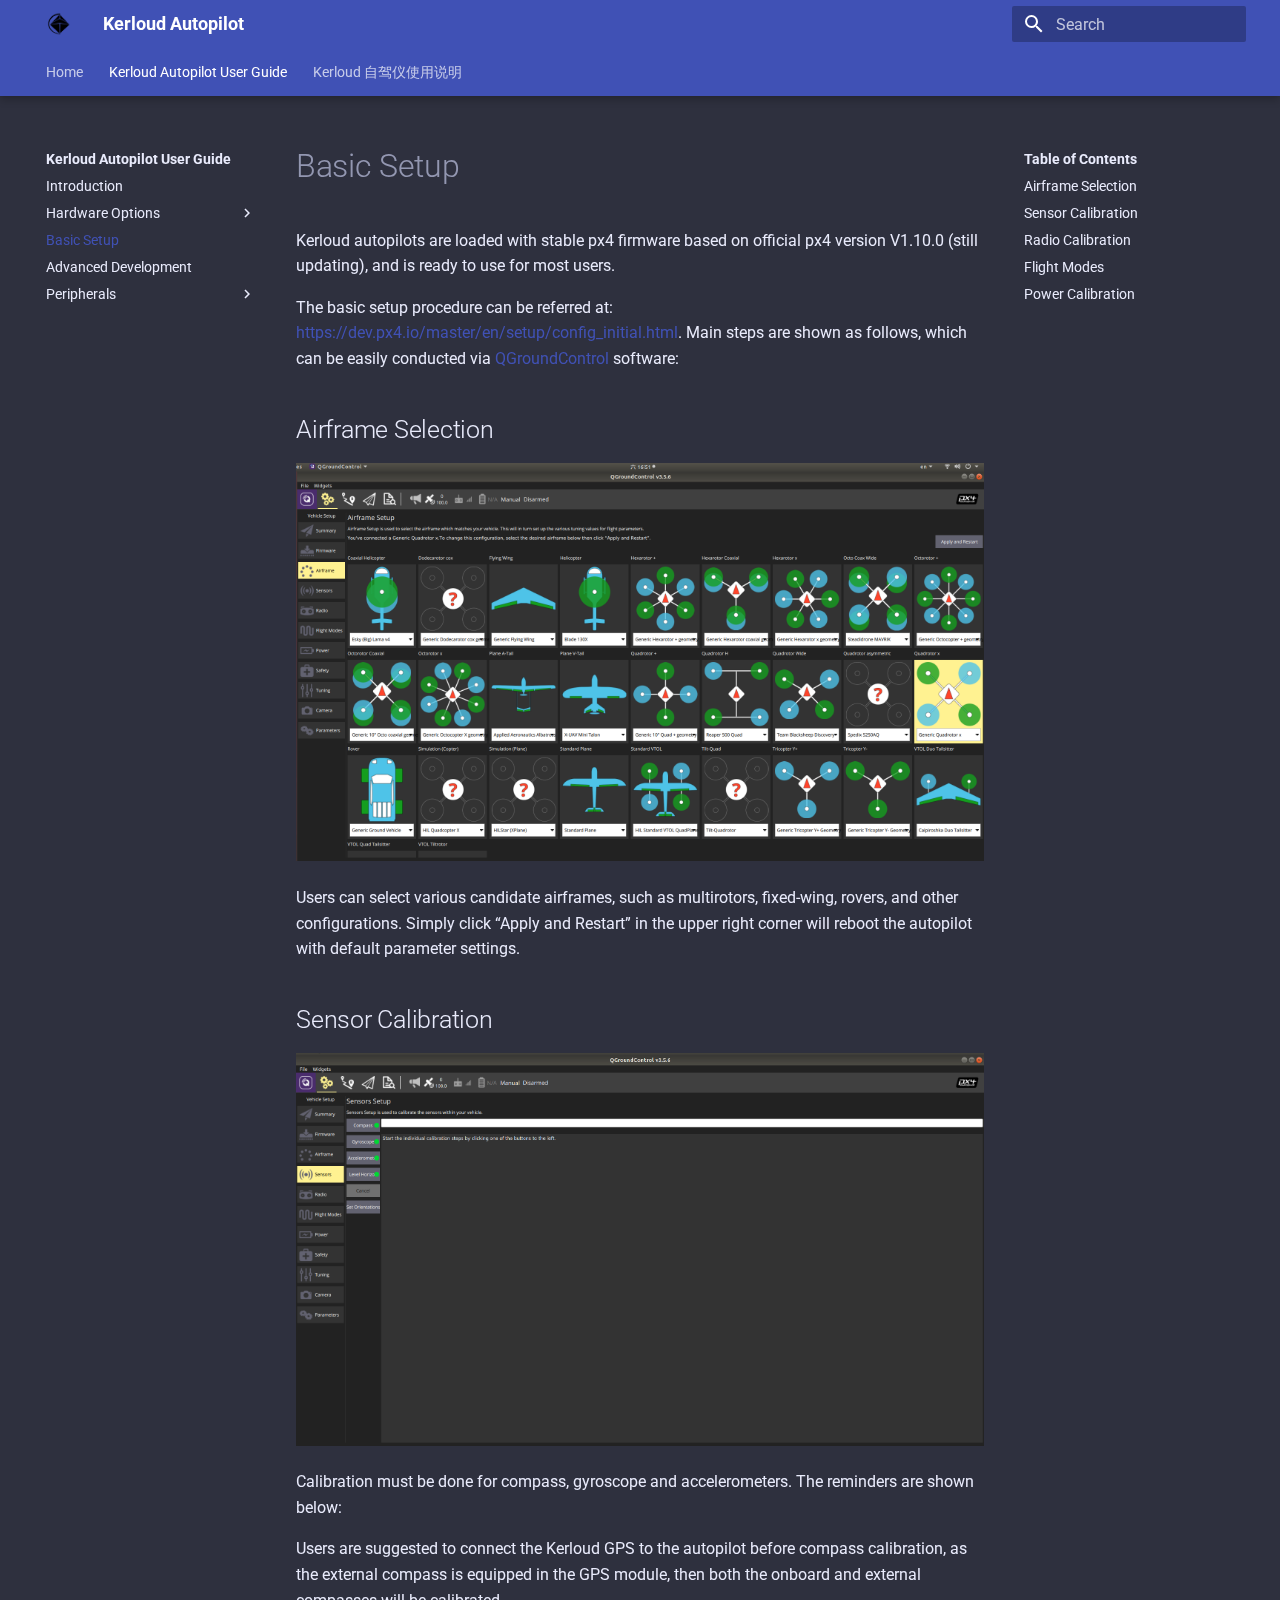
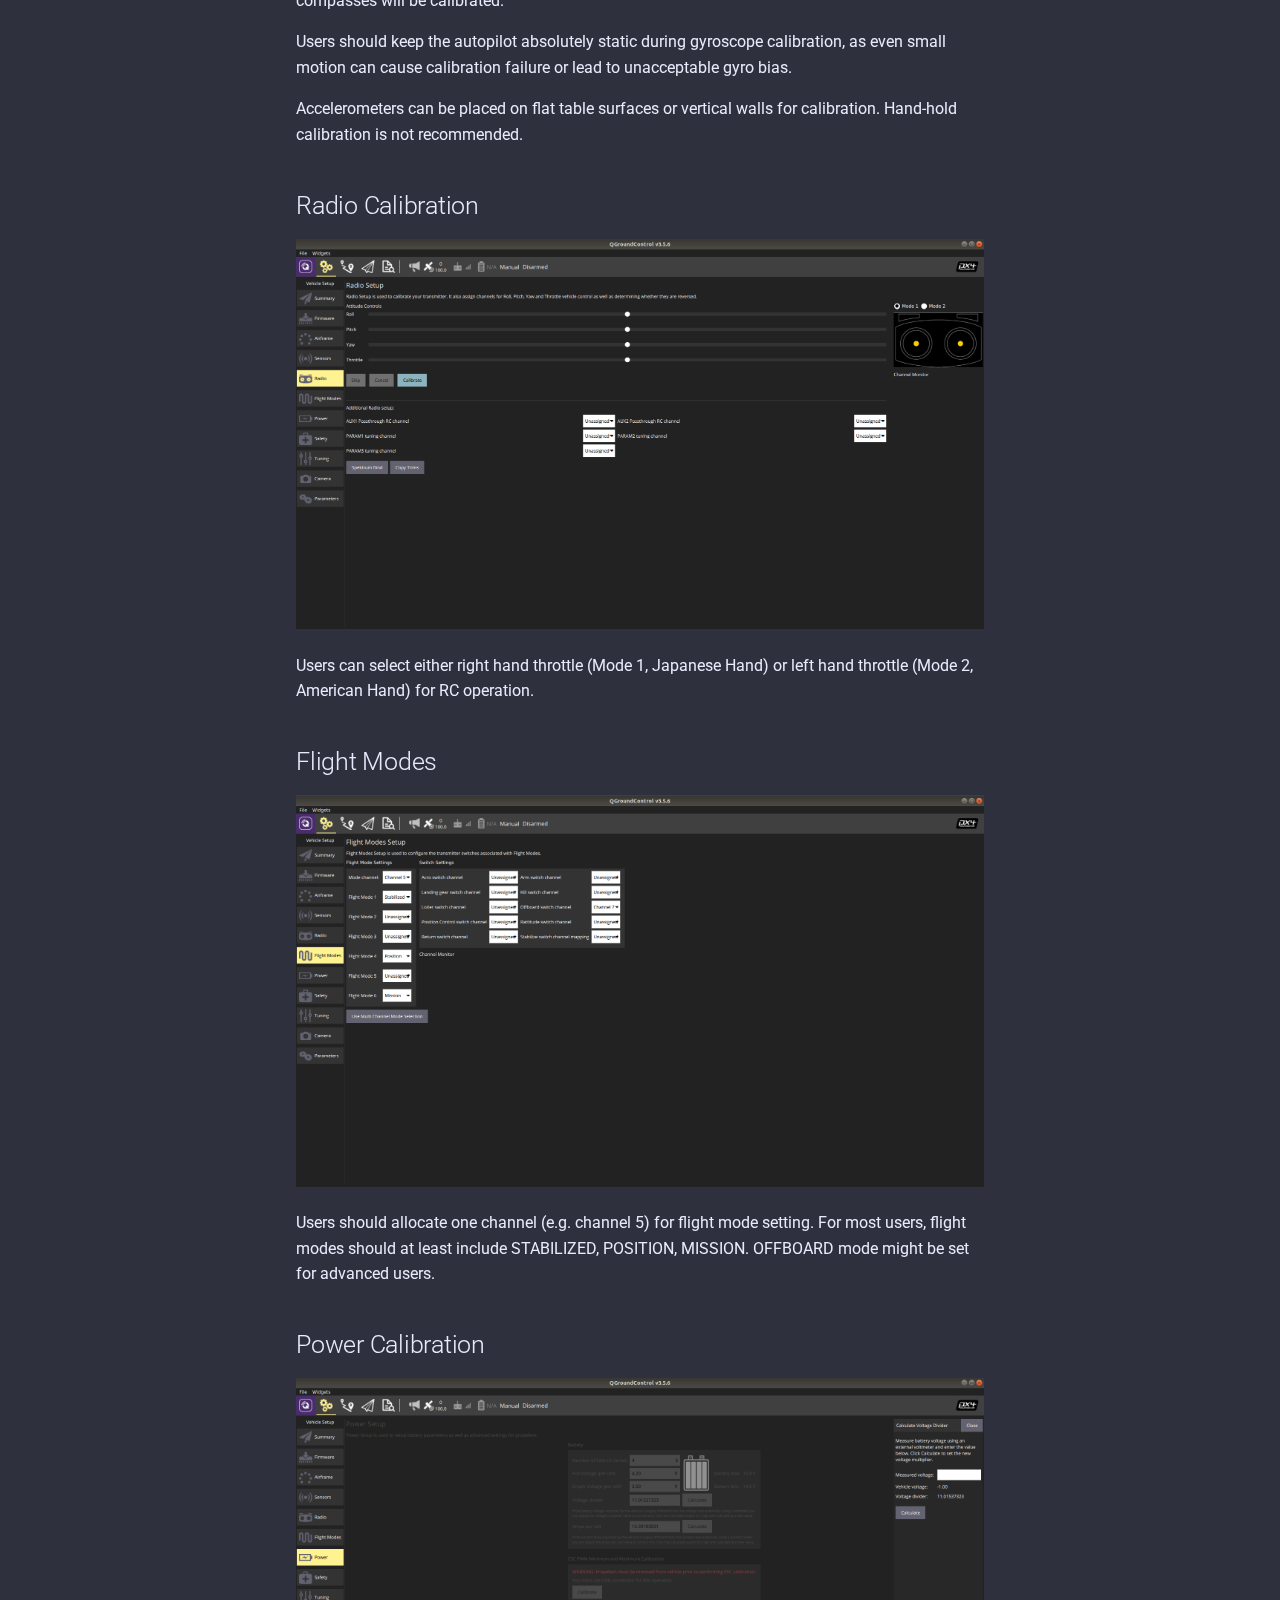
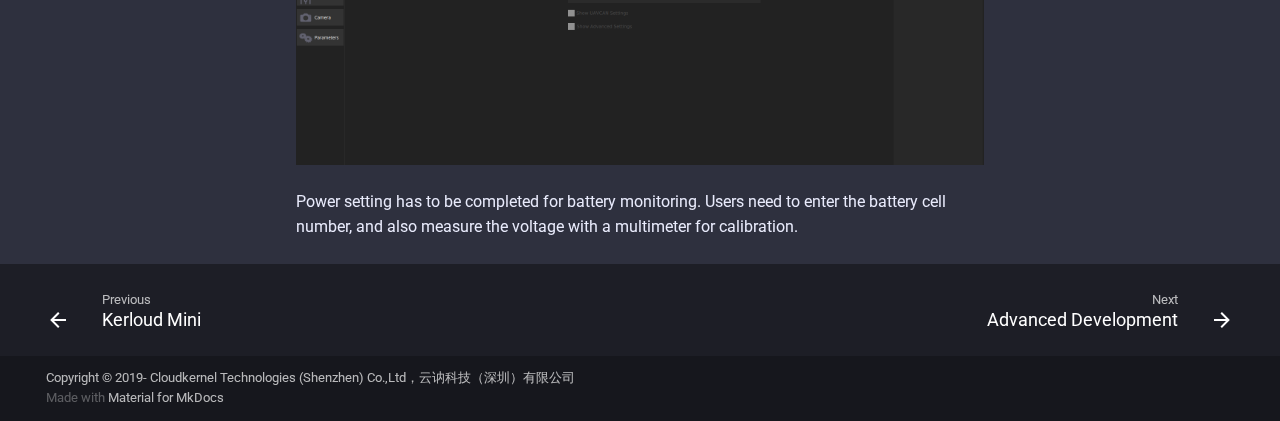
<file: kerloud_autopilot_doc/site/basicsetup/index.html>
<!doctype html>
<html lang="en" class="no-js">
  <head>
    
      <meta charset="utf-8">
      <meta name="viewport" content="width=device-width,initial-scale=1">
      
      
      
        <link rel="canonical" href="http://cloudkernel-tech.gitee.io/kerloud-autopilot/basicsetup/">
      
      <link rel="icon" href="../assets/logo.png">
      <meta name="generator" content="mkdocs-1.3.1, mkdocs-material-8.2.11">
    
    
      
        <title>Basic Setup - Kerloud Autopilot</title>
      
    
    
      <link rel="stylesheet" href="../assets/stylesheets/main.8c5ef100.min.css">
      
        
        <link rel="stylesheet" href="../assets/stylesheets/palette.9647289d.min.css">
        
          
          
          <meta name="theme-color" content="#4051b5">
        
      
    
    
    
      
        
        
        <link rel="preconnect" href="https://fonts.gstatic.com" crossorigin>
        <link rel="stylesheet" href="https://fonts.googleapis.com/css?family=Roboto:300,300i,400,400i,700,700i%7CRoboto+Mono:400,400i,700,700i&display=fallback">
        <style>:root{--md-text-font:"Roboto";--md-code-font:"Roboto Mono"}</style>
      
    
    
    <script>__md_scope=new URL("..",location),__md_get=(e,_=localStorage,t=__md_scope)=>JSON.parse(_.getItem(t.pathname+"."+e)),__md_set=(e,_,t=localStorage,a=__md_scope)=>{try{t.setItem(a.pathname+"."+e,JSON.stringify(_))}catch(e){}}</script>
    
      

    
    
  </head>
  
  
    
    
    
    
    
    <body dir="ltr" data-md-color-scheme="slate" data-md-color-primary="indigo" data-md-color-accent="">
  
    
    
    <input class="md-toggle" data-md-toggle="drawer" type="checkbox" id="__drawer" autocomplete="off">
    <input class="md-toggle" data-md-toggle="search" type="checkbox" id="__search" autocomplete="off">
    <label class="md-overlay" for="__drawer"></label>
    <div data-md-component="skip">
      
        
        <a href="#basic-setup" class="md-skip">
          Skip to content
        </a>
      
    </div>
    <div data-md-component="announce">
      
    </div>
    
    
      

  

<header class="md-header md-header--lifted" data-md-component="header">
  <nav class="md-header__inner md-grid" aria-label="Header">
    <a href="https://cloudkernel-tech.github.io" title="Kerloud Autopilot" class="md-header__button md-logo" aria-label="Kerloud Autopilot" data-md-component="logo">
      
  <img src="../assets/logo_mono.png" alt="logo">

    </a>
    <label class="md-header__button md-icon" for="__drawer">
      <svg xmlns="http://www.w3.org/2000/svg" viewBox="0 0 24 24"><path d="M3 6h18v2H3V6m0 5h18v2H3v-2m0 5h18v2H3v-2Z"/></svg>
    </label>
    <div class="md-header__title" data-md-component="header-title">
      <div class="md-header__ellipsis">
        <div class="md-header__topic">
          <span class="md-ellipsis">
            Kerloud Autopilot
          </span>
        </div>
        <div class="md-header__topic" data-md-component="header-topic">
          <span class="md-ellipsis">
            
              Basic Setup
            
          </span>
        </div>
      </div>
    </div>
    
    
    
      <label class="md-header__button md-icon" for="__search">
        <svg xmlns="http://www.w3.org/2000/svg" viewBox="0 0 24 24"><path d="M9.5 3A6.5 6.5 0 0 1 16 9.5c0 1.61-.59 3.09-1.56 4.23l.27.27h.79l5 5-1.5 1.5-5-5v-.79l-.27-.27A6.516 6.516 0 0 1 9.5 16 6.5 6.5 0 0 1 3 9.5 6.5 6.5 0 0 1 9.5 3m0 2C7 5 5 7 5 9.5S7 14 9.5 14 14 12 14 9.5 12 5 9.5 5Z"/></svg>
      </label>
      <div class="md-search" data-md-component="search" role="dialog">
  <label class="md-search__overlay" for="__search"></label>
  <div class="md-search__inner" role="search">
    <form class="md-search__form" name="search">
      <input type="text" class="md-search__input" name="query" aria-label="Search" placeholder="Search" autocapitalize="off" autocorrect="off" autocomplete="off" spellcheck="false" data-md-component="search-query" required>
      <label class="md-search__icon md-icon" for="__search">
        <svg xmlns="http://www.w3.org/2000/svg" viewBox="0 0 24 24"><path d="M9.5 3A6.5 6.5 0 0 1 16 9.5c0 1.61-.59 3.09-1.56 4.23l.27.27h.79l5 5-1.5 1.5-5-5v-.79l-.27-.27A6.516 6.516 0 0 1 9.5 16 6.5 6.5 0 0 1 3 9.5 6.5 6.5 0 0 1 9.5 3m0 2C7 5 5 7 5 9.5S7 14 9.5 14 14 12 14 9.5 12 5 9.5 5Z"/></svg>
        <svg xmlns="http://www.w3.org/2000/svg" viewBox="0 0 24 24"><path d="M20 11v2H8l5.5 5.5-1.42 1.42L4.16 12l7.92-7.92L13.5 5.5 8 11h12Z"/></svg>
      </label>
      <nav class="md-search__options" aria-label="Search">
        
        <button type="reset" class="md-search__icon md-icon" aria-label="Clear" tabindex="-1">
          <svg xmlns="http://www.w3.org/2000/svg" viewBox="0 0 24 24"><path d="M19 6.41 17.59 5 12 10.59 6.41 5 5 6.41 10.59 12 5 17.59 6.41 19 12 13.41 17.59 19 19 17.59 13.41 12 19 6.41Z"/></svg>
        </button>
      </nav>
      
    </form>
    <div class="md-search__output">
      <div class="md-search__scrollwrap" data-md-scrollfix>
        <div class="md-search-result" data-md-component="search-result">
          <div class="md-search-result__meta">
            Initializing search
          </div>
          <ol class="md-search-result__list"></ol>
        </div>
      </div>
    </div>
  </div>
</div>
    
    
  </nav>
  
    
      
<nav class="md-tabs" aria-label="Tabs" data-md-component="tabs">
  <div class="md-tabs__inner md-grid">
    <ul class="md-tabs__list">
      
        
  
  


  <li class="md-tabs__item">
    <a href=".." class="md-tabs__link">
      Home
    </a>
  </li>

      
        
  
  
    
  


  
  
  
    <li class="md-tabs__item">
      <a href="../intro/" class="md-tabs__link md-tabs__link--active">
        Kerloud Autopilot User Guide
      </a>
    </li>
  

      
        
  
  


  
  
  
    <li class="md-tabs__item">
      <a href="../intro_zh/" class="md-tabs__link">
        Kerloud 自驾仪使用说明
      </a>
    </li>
  

      
    </ul>
  </div>
</nav>
    
  
</header>
    
    <div class="md-container" data-md-component="container">
      
      
        
      
      <main class="md-main" data-md-component="main">
        <div class="md-main__inner md-grid">
          
            
              
              <div class="md-sidebar md-sidebar--primary" data-md-component="sidebar" data-md-type="navigation" >
                <div class="md-sidebar__scrollwrap">
                  <div class="md-sidebar__inner">
                    

  


<nav class="md-nav md-nav--primary md-nav--lifted" aria-label="Navigation" data-md-level="0">
  <label class="md-nav__title" for="__drawer">
    <a href="https://cloudkernel-tech.github.io" title="Kerloud Autopilot" class="md-nav__button md-logo" aria-label="Kerloud Autopilot" data-md-component="logo">
      
  <img src="../assets/logo_mono.png" alt="logo">

    </a>
    Kerloud Autopilot
  </label>
  
  <ul class="md-nav__list" data-md-scrollfix>
    
      
      
      

  
  
  
    <li class="md-nav__item">
      <a href=".." class="md-nav__link">
        Home
      </a>
    </li>
  

    
      
      
      

  
  
    
  
  
    
    <li class="md-nav__item md-nav__item--active md-nav__item--nested">
      
      
        <input class="md-nav__toggle md-toggle" data-md-toggle="__nav_2" type="checkbox" id="__nav_2" checked>
      
      
      
        
          
        
          
        
          
        
          
        
          
        
      
      
        <label class="md-nav__link" for="__nav_2">
          Kerloud Autopilot User Guide
          <span class="md-nav__icon md-icon"></span>
        </label>
      
      <nav class="md-nav" aria-label="Kerloud Autopilot User Guide" data-md-level="1">
        <label class="md-nav__title" for="__nav_2">
          <span class="md-nav__icon md-icon"></span>
          Kerloud Autopilot User Guide
        </label>
        <ul class="md-nav__list" data-md-scrollfix>
          
            
              
  
  
  
    <li class="md-nav__item">
      <a href="../intro/" class="md-nav__link">
        Introduction
      </a>
    </li>
  

            
          
            
              
  
  
  
    
    <li class="md-nav__item md-nav__item--nested">
      
      
        <input class="md-nav__toggle md-toggle" data-md-toggle="__nav_2_2" type="checkbox" id="__nav_2_2" >
      
      
      
        
          
            
          
        
          
        
          
        
      
      
        
        
        <div class="md-nav__link md-nav__link--index ">
          <a href="../hardware/">Hardware Options</a>
          
            <label for="__nav_2_2">
              <span class="md-nav__icon md-icon"></span>
            </label>
          
        </div>
      
      <nav class="md-nav" aria-label="Hardware Options" data-md-level="2">
        <label class="md-nav__title" for="__nav_2_2">
          <span class="md-nav__icon md-icon"></span>
          Hardware Options
        </label>
        <ul class="md-nav__list" data-md-scrollfix>
          
            
          
            
              
  
  
  
    <li class="md-nav__item">
      <a href="../hardware/kerloud_uno/" class="md-nav__link">
        Kerloud Uno
      </a>
    </li>
  

            
          
            
              
  
  
  
    <li class="md-nav__item">
      <a href="../hardware/kerloud_mini/" class="md-nav__link">
        Kerloud Mini
      </a>
    </li>
  

            
          
        </ul>
      </nav>
    </li>
  

            
          
            
              
  
  
    
  
  
    <li class="md-nav__item md-nav__item--active">
      
      <input class="md-nav__toggle md-toggle" data-md-toggle="toc" type="checkbox" id="__toc">
      
      
        
      
      
        <label class="md-nav__link md-nav__link--active" for="__toc">
          Basic Setup
          <span class="md-nav__icon md-icon"></span>
        </label>
      
      <a href="./" class="md-nav__link md-nav__link--active">
        Basic Setup
      </a>
      
        

  

<nav class="md-nav md-nav--secondary" aria-label="Table of Contents">
  
  
  
    
  
  
    <label class="md-nav__title" for="__toc">
      <span class="md-nav__icon md-icon"></span>
      Table of Contents
    </label>
    <ul class="md-nav__list" data-md-component="toc" data-md-scrollfix>
      
        <li class="md-nav__item">
  <a href="#airframe-selection" class="md-nav__link">
    Airframe Selection
  </a>
  
</li>
      
        <li class="md-nav__item">
  <a href="#sensor-calibration" class="md-nav__link">
    Sensor Calibration
  </a>
  
</li>
      
        <li class="md-nav__item">
  <a href="#radio-calibration" class="md-nav__link">
    Radio Calibration
  </a>
  
</li>
      
        <li class="md-nav__item">
  <a href="#flight-modes" class="md-nav__link">
    Flight Modes
  </a>
  
</li>
      
        <li class="md-nav__item">
  <a href="#power-calibration" class="md-nav__link">
    Power Calibration
  </a>
  
</li>
      
    </ul>
  
</nav>
      
    </li>
  

            
          
            
              
  
  
  
    <li class="md-nav__item">
      <a href="../advanceddev/" class="md-nav__link">
        Advanced Development
      </a>
    </li>
  

            
          
            
              
  
  
  
    
    <li class="md-nav__item md-nav__item--nested">
      
      
        <input class="md-nav__toggle md-toggle" data-md-toggle="__nav_2_5" type="checkbox" id="__nav_2_5" >
      
      
      
        
          
            
          
        
          
        
          
        
      
      
        
        
        <div class="md-nav__link md-nav__link--index ">
          <a href="../peripherals/">Peripherals</a>
          
            <label for="__nav_2_5">
              <span class="md-nav__icon md-icon"></span>
            </label>
          
        </div>
      
      <nav class="md-nav" aria-label="Peripherals" data-md-level="2">
        <label class="md-nav__title" for="__nav_2_5">
          <span class="md-nav__icon md-icon"></span>
          Peripherals
        </label>
        <ul class="md-nav__list" data-md-scrollfix>
          
            
          
            
              
  
  
  
    <li class="md-nav__item">
      <a href="../peripherals/kerloud_lite/" class="md-nav__link">
        Kerloud Lite Power Module
      </a>
    </li>
  

            
          
            
              
  
  
  
    <li class="md-nav__item">
      <a href="../peripherals/kerloud_telemetry/" class="md-nav__link">
        Kerloud Telemetry
      </a>
    </li>
  

            
          
        </ul>
      </nav>
    </li>
  

            
          
        </ul>
      </nav>
    </li>
  

    
      
      
      

  
  
  
    
    <li class="md-nav__item md-nav__item--nested">
      
      
        <input class="md-nav__toggle md-toggle" data-md-toggle="__nav_3" type="checkbox" id="__nav_3" >
      
      
      
        
          
        
          
        
          
        
          
        
          
        
      
      
        <label class="md-nav__link" for="__nav_3">
          Kerloud 自驾仪使用说明
          <span class="md-nav__icon md-icon"></span>
        </label>
      
      <nav class="md-nav" aria-label="Kerloud 自驾仪使用说明" data-md-level="1">
        <label class="md-nav__title" for="__nav_3">
          <span class="md-nav__icon md-icon"></span>
          Kerloud 自驾仪使用说明
        </label>
        <ul class="md-nav__list" data-md-scrollfix>
          
            
              
  
  
  
    <li class="md-nav__item">
      <a href="../intro_zh/" class="md-nav__link">
        介绍
      </a>
    </li>
  

            
          
            
              
  
  
  
    
    <li class="md-nav__item md-nav__item--nested">
      
      
        <input class="md-nav__toggle md-toggle" data-md-toggle="__nav_3_2" type="checkbox" id="__nav_3_2" >
      
      
      
        
          
            
          
        
          
        
          
        
      
      
        
        
        <div class="md-nav__link md-nav__link--index ">
          <a href="../hardware_zh/">硬件选项</a>
          
            <label for="__nav_3_2">
              <span class="md-nav__icon md-icon"></span>
            </label>
          
        </div>
      
      <nav class="md-nav" aria-label="硬件选项" data-md-level="2">
        <label class="md-nav__title" for="__nav_3_2">
          <span class="md-nav__icon md-icon"></span>
          硬件选项
        </label>
        <ul class="md-nav__list" data-md-scrollfix>
          
            
          
            
              
  
  
  
    <li class="md-nav__item">
      <a href="../hardware_zh/kerloud_uno_zh/" class="md-nav__link">
        Kerloud Uno
      </a>
    </li>
  

            
          
            
              
  
  
  
    <li class="md-nav__item">
      <a href="../hardware_zh/kerloud_mini_zh/" class="md-nav__link">
        Kerloud Mini
      </a>
    </li>
  

            
          
        </ul>
      </nav>
    </li>
  

            
          
            
              
  
  
  
    <li class="md-nav__item">
      <a href="../basicsetup_zh/" class="md-nav__link">
        基本设置
      </a>
    </li>
  

            
          
            
              
  
  
  
    <li class="md-nav__item">
      <a href="../advanceddev_zh/" class="md-nav__link">
        高级开发
      </a>
    </li>
  

            
          
            
              
  
  
  
    
    <li class="md-nav__item md-nav__item--nested">
      
      
        <input class="md-nav__toggle md-toggle" data-md-toggle="__nav_3_5" type="checkbox" id="__nav_3_5" >
      
      
      
        
          
            
          
        
          
        
          
        
      
      
        
        
        <div class="md-nav__link md-nav__link--index ">
          <a href="../peripherals_zh/">配套外设</a>
          
            <label for="__nav_3_5">
              <span class="md-nav__icon md-icon"></span>
            </label>
          
        </div>
      
      <nav class="md-nav" aria-label="配套外设" data-md-level="2">
        <label class="md-nav__title" for="__nav_3_5">
          <span class="md-nav__icon md-icon"></span>
          配套外设
        </label>
        <ul class="md-nav__list" data-md-scrollfix>
          
            
          
            
              
  
  
  
    <li class="md-nav__item">
      <a href="../peripherals_zh/kerloud_lite_zh/" class="md-nav__link">
        Kerloud Lite 供电模块
      </a>
    </li>
  

            
          
            
              
  
  
  
    <li class="md-nav__item">
      <a href="../peripherals_zh/kerloud_telemetry_zh/" class="md-nav__link">
        Kerloud Telemetry数传
      </a>
    </li>
  

            
          
        </ul>
      </nav>
    </li>
  

            
          
        </ul>
      </nav>
    </li>
  

    
  </ul>
</nav>
                  </div>
                </div>
              </div>
            
            
              
              <div class="md-sidebar md-sidebar--secondary" data-md-component="sidebar" data-md-type="toc" >
                <div class="md-sidebar__scrollwrap">
                  <div class="md-sidebar__inner">
                    

  

<nav class="md-nav md-nav--secondary" aria-label="Table of Contents">
  
  
  
    
  
  
    <label class="md-nav__title" for="__toc">
      <span class="md-nav__icon md-icon"></span>
      Table of Contents
    </label>
    <ul class="md-nav__list" data-md-component="toc" data-md-scrollfix>
      
        <li class="md-nav__item">
  <a href="#airframe-selection" class="md-nav__link">
    Airframe Selection
  </a>
  
</li>
      
        <li class="md-nav__item">
  <a href="#sensor-calibration" class="md-nav__link">
    Sensor Calibration
  </a>
  
</li>
      
        <li class="md-nav__item">
  <a href="#radio-calibration" class="md-nav__link">
    Radio Calibration
  </a>
  
</li>
      
        <li class="md-nav__item">
  <a href="#flight-modes" class="md-nav__link">
    Flight Modes
  </a>
  
</li>
      
        <li class="md-nav__item">
  <a href="#power-calibration" class="md-nav__link">
    Power Calibration
  </a>
  
</li>
      
    </ul>
  
</nav>
                  </div>
                </div>
              </div>
            
          
          <div class="md-content" data-md-component="content">
            <article class="md-content__inner md-typeset">
              
                


<h1 id="basic-setup">Basic Setup<a class="headerlink" href="#basic-setup" title="Permanent link">&para;</a></h1>
<p>Kerloud autopilots are loaded with stable px4 firmware based on official px4 version V1.10.0 (still updating), and is ready to use for most users.</p>
<p>The basic setup procedure can be referred at: <a href="https://dev.px4.io/master/en/setup/config_initial.html">https://dev.px4.io/master/en/setup/config_initial.html</a>. Main steps are shown as follows, which can be easily conducted via <a href="http://qgroundcontrol.com/">QGroundControl</a> software:</p>
<h2 id="airframe-selection">Airframe Selection<a class="headerlink" href="#airframe-selection" title="Permanent link">&para;</a></h2>
<p align="center">
<img src ="../assets/airframe_setting.png"/>
</p>

<p>Users can select various candidate airframes, such as multirotors, fixed-wing, rovers, and other configurations. Simply click “Apply and Restart” in the upper right corner will reboot the autopilot with default parameter settings.</p>
<h2 id="sensor-calibration">Sensor Calibration<a class="headerlink" href="#sensor-calibration" title="Permanent link">&para;</a></h2>
<p align="center">
<img src ="../assets/sensor_calib.png"/>
</p>

<p>Calibration must be done for compass, gyroscope and accelerometers. The reminders are shown below:</p>
<p>Users are suggested to connect the Kerloud GPS to the autopilot before compass calibration, as the external compass is equipped in the GPS module, then both the onboard and external compasses will be calibrated.</p>
<p>Users should keep the autopilot absolutely static during gyroscope calibration, as even small motion can cause calibration failure or lead to unacceptable gyro bias.</p>
<p>Accelerometers can be placed on flat table surfaces or vertical walls for calibration. Hand-hold calibration is not recommended.</p>
<h2 id="radio-calibration">Radio Calibration<a class="headerlink" href="#radio-calibration" title="Permanent link">&para;</a></h2>
<p align="center">
<img src ="../assets/radio_setting.png"/>
</p>

<p>Users can select either right hand throttle (Mode 1, Japanese Hand) or left hand throttle (Mode 2, American Hand) for RC operation.</p>
<h2 id="flight-modes">Flight Modes<a class="headerlink" href="#flight-modes" title="Permanent link">&para;</a></h2>
<p align="center">
<img src ="../assets/flightmode_setting.png"/>
</p>

<p>Users should allocate one channel (e.g. channel 5) for flight mode setting. For most users, flight modes should at least include STABILIZED, POSITION, MISSION. OFFBOARD mode might be set for advanced users.</p>
<h2 id="power-calibration">Power Calibration<a class="headerlink" href="#power-calibration" title="Permanent link">&para;</a></h2>
<p align="center">
<img src ="../assets/power_calib.png"/>
</p>

<p>Power setting has to be completed for battery monitoring. Users need to enter the battery cell number, and also measure the voltage with a multimeter for calibration.</p>

              
            </article>
          </div>
        </div>
        
      </main>
      
        <footer class="md-footer">
  
    <nav class="md-footer__inner md-grid" aria-label="Footer">
      
        
        <a href="../hardware/kerloud_mini/" class="md-footer__link md-footer__link--prev" aria-label="Previous: Kerloud Mini" rel="prev">
          <div class="md-footer__button md-icon">
            <svg xmlns="http://www.w3.org/2000/svg" viewBox="0 0 24 24"><path d="M20 11v2H8l5.5 5.5-1.42 1.42L4.16 12l7.92-7.92L13.5 5.5 8 11h12Z"/></svg>
          </div>
          <div class="md-footer__title">
            <div class="md-ellipsis">
              <span class="md-footer__direction">
                Previous
              </span>
              Kerloud Mini
            </div>
          </div>
        </a>
      
      
        
        <a href="../advanceddev/" class="md-footer__link md-footer__link--next" aria-label="Next: Advanced Development" rel="next">
          <div class="md-footer__title">
            <div class="md-ellipsis">
              <span class="md-footer__direction">
                Next
              </span>
              Advanced Development
            </div>
          </div>
          <div class="md-footer__button md-icon">
            <svg xmlns="http://www.w3.org/2000/svg" viewBox="0 0 24 24"><path d="M4 11v2h12l-5.5 5.5 1.42 1.42L19.84 12l-7.92-7.92L10.5 5.5 16 11H4Z"/></svg>
          </div>
        </a>
      
    </nav>
  
  <div class="md-footer-meta md-typeset">
    <div class="md-footer-meta__inner md-grid">
      <div class="md-copyright">
  
    <div class="md-copyright__highlight">
      Copyright &copy; 2019- Cloudkernel Technologies (Shenzhen) Co.,Ltd，云讷科技（深圳）有限公司
    </div>
  
  
    Made with
    <a href="https://squidfunk.github.io/mkdocs-material/" target="_blank" rel="noopener">
      Material for MkDocs
    </a>
  
</div>
      
    </div>
  </div>
</footer>
      
    </div>
    <div class="md-dialog" data-md-component="dialog">
      <div class="md-dialog__inner md-typeset"></div>
    </div>
    <script id="__config" type="application/json">{"base": "..", "features": ["navigation.tabs", "navigation.tabs.sticky", "navigation.indexes", "navigation.instant", "navigation.footer"], "search": "../assets/javascripts/workers/search.2a1c317c.min.js", "translations": {"clipboard.copied": "Copied to clipboard", "clipboard.copy": "Copy to clipboard", "search.config.lang": "en", "search.config.pipeline": "trimmer, stopWordFilter", "search.config.separator": "[\\s\\-]+", "search.placeholder": "Search", "search.result.more.one": "1 more on this page", "search.result.more.other": "# more on this page", "search.result.none": "No matching documents", "search.result.one": "1 matching document", "search.result.other": "# matching documents", "search.result.placeholder": "Type to start searching", "search.result.term.missing": "Missing", "select.version.title": "Select version"}}</script>
    
    
      <script src="../assets/javascripts/bundle.748e2769.min.js"></script>
      
    
  </body>
</html>
</file>
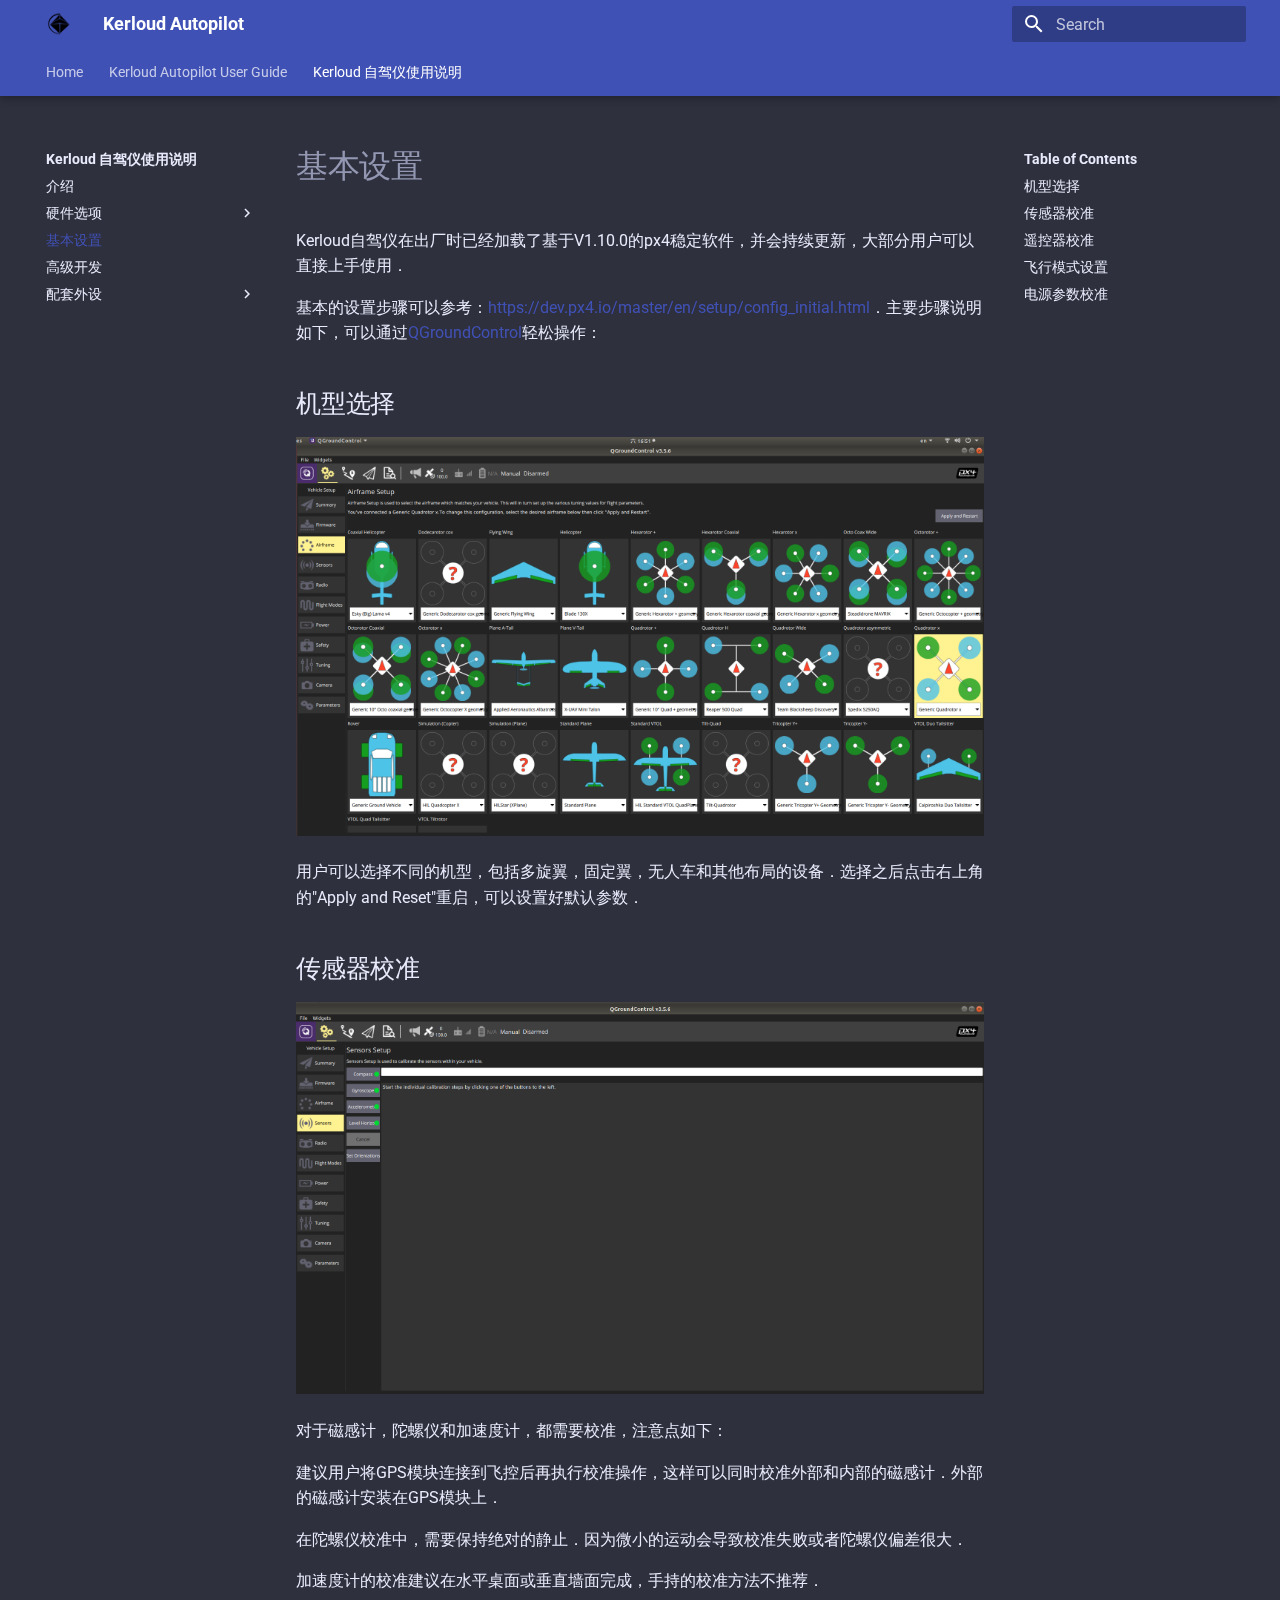
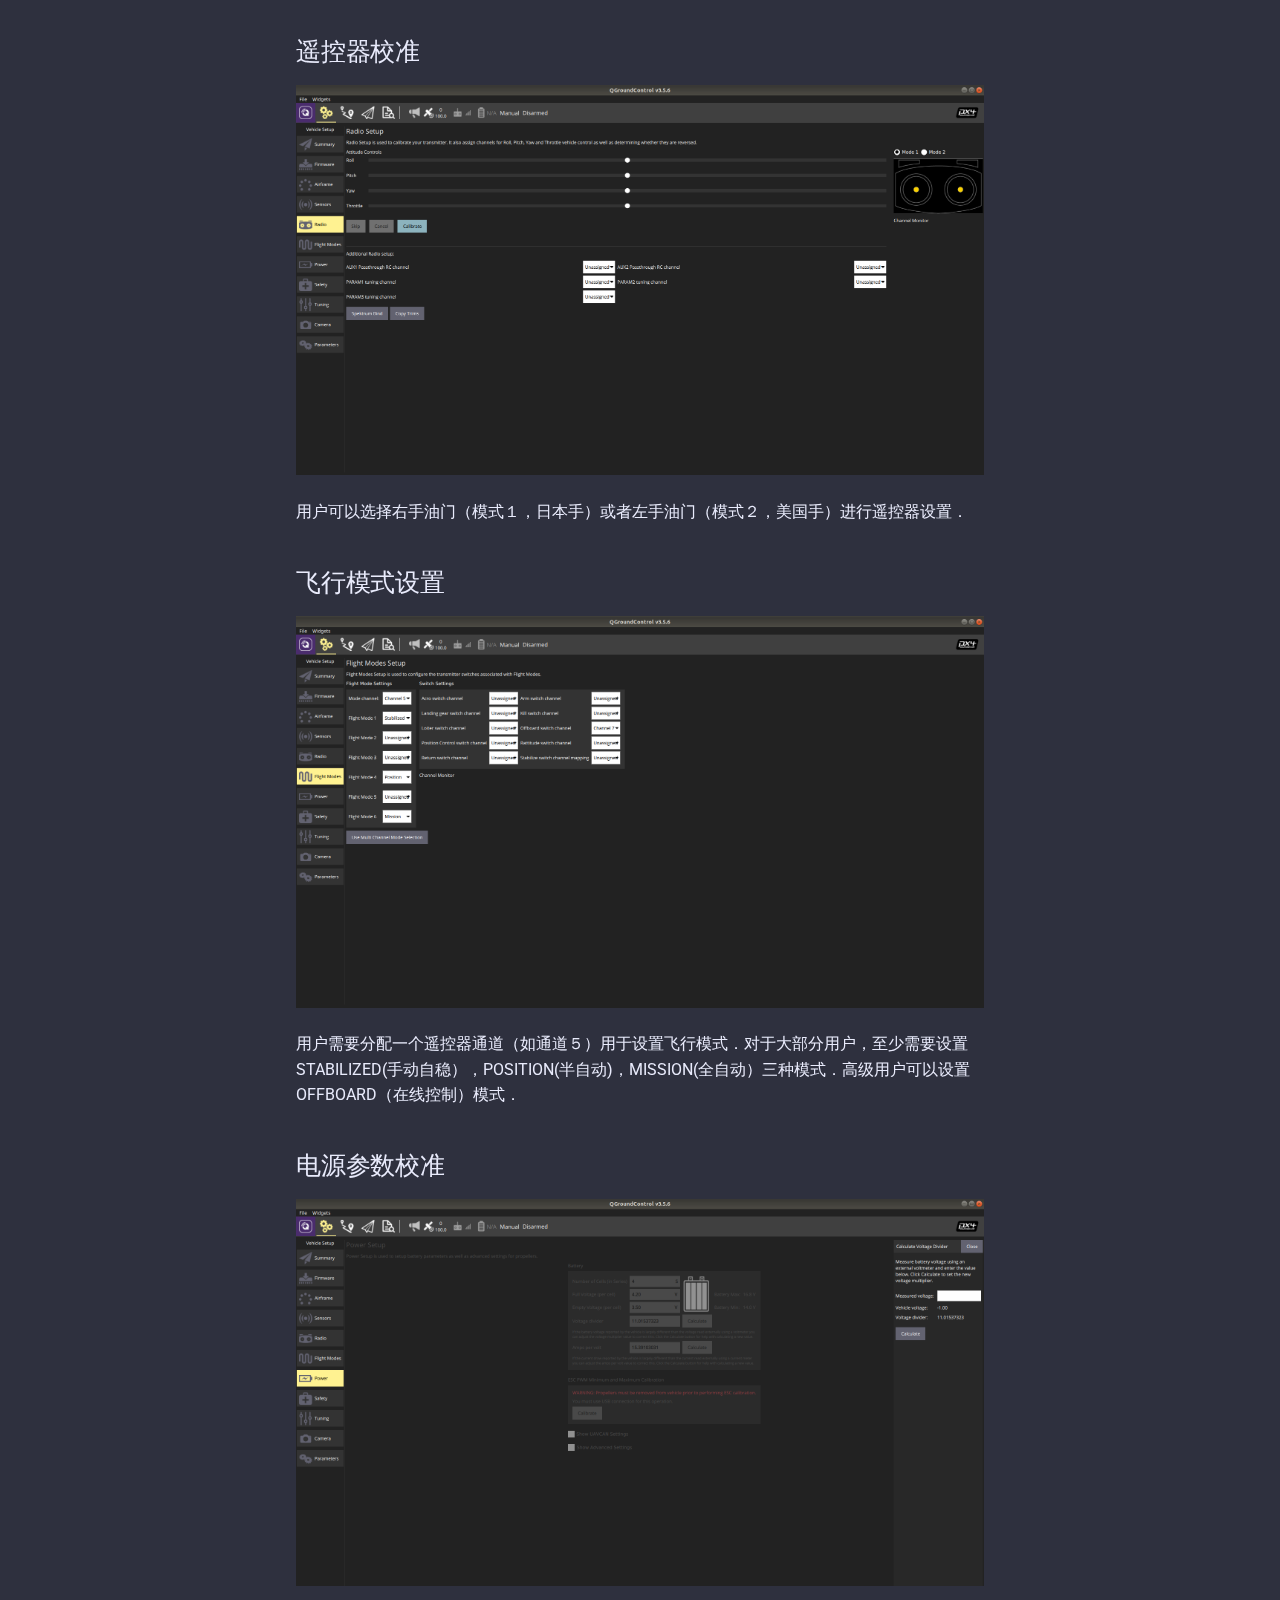
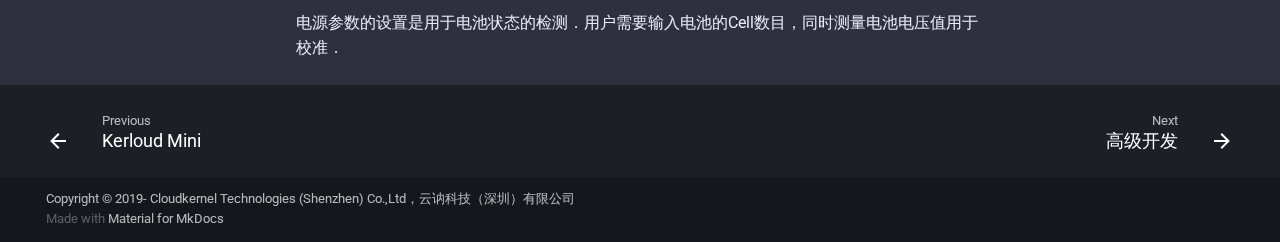
<file: kerloud_autopilot_doc/site/basicsetup_zh/index.html>
<!doctype html>
<html lang="en" class="no-js">
  <head>
    
      <meta charset="utf-8">
      <meta name="viewport" content="width=device-width,initial-scale=1">
      
      
      
        <link rel="canonical" href="http://cloudkernel-tech.gitee.io/kerloud-autopilot/basicsetup_zh/">
      
      <link rel="icon" href="../assets/logo.png">
      <meta name="generator" content="mkdocs-1.3.1, mkdocs-material-8.2.11">
    
    
      
        <title>基本设置 - Kerloud Autopilot</title>
      
    
    
      <link rel="stylesheet" href="../assets/stylesheets/main.8c5ef100.min.css">
      
        
        <link rel="stylesheet" href="../assets/stylesheets/palette.9647289d.min.css">
        
          
          
          <meta name="theme-color" content="#4051b5">
        
      
    
    
    
      
        
        
        <link rel="preconnect" href="https://fonts.gstatic.com" crossorigin>
        <link rel="stylesheet" href="https://fonts.googleapis.com/css?family=Roboto:300,300i,400,400i,700,700i%7CRoboto+Mono:400,400i,700,700i&display=fallback">
        <style>:root{--md-text-font:"Roboto";--md-code-font:"Roboto Mono"}</style>
      
    
    
    <script>__md_scope=new URL("..",location),__md_get=(e,_=localStorage,t=__md_scope)=>JSON.parse(_.getItem(t.pathname+"."+e)),__md_set=(e,_,t=localStorage,a=__md_scope)=>{try{t.setItem(a.pathname+"."+e,JSON.stringify(_))}catch(e){}}</script>
    
      

    
    
  </head>
  
  
    
    
    
    
    
    <body dir="ltr" data-md-color-scheme="slate" data-md-color-primary="indigo" data-md-color-accent="">
  
    
    
    <input class="md-toggle" data-md-toggle="drawer" type="checkbox" id="__drawer" autocomplete="off">
    <input class="md-toggle" data-md-toggle="search" type="checkbox" id="__search" autocomplete="off">
    <label class="md-overlay" for="__drawer"></label>
    <div data-md-component="skip">
      
        
        <a href="#_1" class="md-skip">
          Skip to content
        </a>
      
    </div>
    <div data-md-component="announce">
      
    </div>
    
    
      

  

<header class="md-header md-header--lifted" data-md-component="header">
  <nav class="md-header__inner md-grid" aria-label="Header">
    <a href="https://cloudkernel-tech.github.io" title="Kerloud Autopilot" class="md-header__button md-logo" aria-label="Kerloud Autopilot" data-md-component="logo">
      
  <img src="../assets/logo_mono.png" alt="logo">

    </a>
    <label class="md-header__button md-icon" for="__drawer">
      <svg xmlns="http://www.w3.org/2000/svg" viewBox="0 0 24 24"><path d="M3 6h18v2H3V6m0 5h18v2H3v-2m0 5h18v2H3v-2Z"/></svg>
    </label>
    <div class="md-header__title" data-md-component="header-title">
      <div class="md-header__ellipsis">
        <div class="md-header__topic">
          <span class="md-ellipsis">
            Kerloud Autopilot
          </span>
        </div>
        <div class="md-header__topic" data-md-component="header-topic">
          <span class="md-ellipsis">
            
              基本设置
            
          </span>
        </div>
      </div>
    </div>
    
    
    
      <label class="md-header__button md-icon" for="__search">
        <svg xmlns="http://www.w3.org/2000/svg" viewBox="0 0 24 24"><path d="M9.5 3A6.5 6.5 0 0 1 16 9.5c0 1.61-.59 3.09-1.56 4.23l.27.27h.79l5 5-1.5 1.5-5-5v-.79l-.27-.27A6.516 6.516 0 0 1 9.5 16 6.5 6.5 0 0 1 3 9.5 6.5 6.5 0 0 1 9.5 3m0 2C7 5 5 7 5 9.5S7 14 9.5 14 14 12 14 9.5 12 5 9.5 5Z"/></svg>
      </label>
      <div class="md-search" data-md-component="search" role="dialog">
  <label class="md-search__overlay" for="__search"></label>
  <div class="md-search__inner" role="search">
    <form class="md-search__form" name="search">
      <input type="text" class="md-search__input" name="query" aria-label="Search" placeholder="Search" autocapitalize="off" autocorrect="off" autocomplete="off" spellcheck="false" data-md-component="search-query" required>
      <label class="md-search__icon md-icon" for="__search">
        <svg xmlns="http://www.w3.org/2000/svg" viewBox="0 0 24 24"><path d="M9.5 3A6.5 6.5 0 0 1 16 9.5c0 1.61-.59 3.09-1.56 4.23l.27.27h.79l5 5-1.5 1.5-5-5v-.79l-.27-.27A6.516 6.516 0 0 1 9.5 16 6.5 6.5 0 0 1 3 9.5 6.5 6.5 0 0 1 9.5 3m0 2C7 5 5 7 5 9.5S7 14 9.5 14 14 12 14 9.5 12 5 9.5 5Z"/></svg>
        <svg xmlns="http://www.w3.org/2000/svg" viewBox="0 0 24 24"><path d="M20 11v2H8l5.5 5.5-1.42 1.42L4.16 12l7.92-7.92L13.5 5.5 8 11h12Z"/></svg>
      </label>
      <nav class="md-search__options" aria-label="Search">
        
        <button type="reset" class="md-search__icon md-icon" aria-label="Clear" tabindex="-1">
          <svg xmlns="http://www.w3.org/2000/svg" viewBox="0 0 24 24"><path d="M19 6.41 17.59 5 12 10.59 6.41 5 5 6.41 10.59 12 5 17.59 6.41 19 12 13.41 17.59 19 19 17.59 13.41 12 19 6.41Z"/></svg>
        </button>
      </nav>
      
    </form>
    <div class="md-search__output">
      <div class="md-search__scrollwrap" data-md-scrollfix>
        <div class="md-search-result" data-md-component="search-result">
          <div class="md-search-result__meta">
            Initializing search
          </div>
          <ol class="md-search-result__list"></ol>
        </div>
      </div>
    </div>
  </div>
</div>
    
    
  </nav>
  
    
      
<nav class="md-tabs" aria-label="Tabs" data-md-component="tabs">
  <div class="md-tabs__inner md-grid">
    <ul class="md-tabs__list">
      
        
  
  


  <li class="md-tabs__item">
    <a href=".." class="md-tabs__link">
      Home
    </a>
  </li>

      
        
  
  


  
  
  
    <li class="md-tabs__item">
      <a href="../intro/" class="md-tabs__link">
        Kerloud Autopilot User Guide
      </a>
    </li>
  

      
        
  
  
    
  


  
  
  
    <li class="md-tabs__item">
      <a href="../intro_zh/" class="md-tabs__link md-tabs__link--active">
        Kerloud 自驾仪使用说明
      </a>
    </li>
  

      
    </ul>
  </div>
</nav>
    
  
</header>
    
    <div class="md-container" data-md-component="container">
      
      
        
      
      <main class="md-main" data-md-component="main">
        <div class="md-main__inner md-grid">
          
            
              
              <div class="md-sidebar md-sidebar--primary" data-md-component="sidebar" data-md-type="navigation" >
                <div class="md-sidebar__scrollwrap">
                  <div class="md-sidebar__inner">
                    

  


<nav class="md-nav md-nav--primary md-nav--lifted" aria-label="Navigation" data-md-level="0">
  <label class="md-nav__title" for="__drawer">
    <a href="https://cloudkernel-tech.github.io" title="Kerloud Autopilot" class="md-nav__button md-logo" aria-label="Kerloud Autopilot" data-md-component="logo">
      
  <img src="../assets/logo_mono.png" alt="logo">

    </a>
    Kerloud Autopilot
  </label>
  
  <ul class="md-nav__list" data-md-scrollfix>
    
      
      
      

  
  
  
    <li class="md-nav__item">
      <a href=".." class="md-nav__link">
        Home
      </a>
    </li>
  

    
      
      
      

  
  
  
    
    <li class="md-nav__item md-nav__item--nested">
      
      
        <input class="md-nav__toggle md-toggle" data-md-toggle="__nav_2" type="checkbox" id="__nav_2" >
      
      
      
        
          
        
          
        
          
        
          
        
          
        
      
      
        <label class="md-nav__link" for="__nav_2">
          Kerloud Autopilot User Guide
          <span class="md-nav__icon md-icon"></span>
        </label>
      
      <nav class="md-nav" aria-label="Kerloud Autopilot User Guide" data-md-level="1">
        <label class="md-nav__title" for="__nav_2">
          <span class="md-nav__icon md-icon"></span>
          Kerloud Autopilot User Guide
        </label>
        <ul class="md-nav__list" data-md-scrollfix>
          
            
              
  
  
  
    <li class="md-nav__item">
      <a href="../intro/" class="md-nav__link">
        Introduction
      </a>
    </li>
  

            
          
            
              
  
  
  
    
    <li class="md-nav__item md-nav__item--nested">
      
      
        <input class="md-nav__toggle md-toggle" data-md-toggle="__nav_2_2" type="checkbox" id="__nav_2_2" >
      
      
      
        
          
            
          
        
          
        
          
        
      
      
        
        
        <div class="md-nav__link md-nav__link--index ">
          <a href="../hardware/">Hardware Options</a>
          
            <label for="__nav_2_2">
              <span class="md-nav__icon md-icon"></span>
            </label>
          
        </div>
      
      <nav class="md-nav" aria-label="Hardware Options" data-md-level="2">
        <label class="md-nav__title" for="__nav_2_2">
          <span class="md-nav__icon md-icon"></span>
          Hardware Options
        </label>
        <ul class="md-nav__list" data-md-scrollfix>
          
            
          
            
              
  
  
  
    <li class="md-nav__item">
      <a href="../hardware/kerloud_uno/" class="md-nav__link">
        Kerloud Uno
      </a>
    </li>
  

            
          
            
              
  
  
  
    <li class="md-nav__item">
      <a href="../hardware/kerloud_mini/" class="md-nav__link">
        Kerloud Mini
      </a>
    </li>
  

            
          
        </ul>
      </nav>
    </li>
  

            
          
            
              
  
  
  
    <li class="md-nav__item">
      <a href="../basicsetup/" class="md-nav__link">
        Basic Setup
      </a>
    </li>
  

            
          
            
              
  
  
  
    <li class="md-nav__item">
      <a href="../advanceddev/" class="md-nav__link">
        Advanced Development
      </a>
    </li>
  

            
          
            
              
  
  
  
    
    <li class="md-nav__item md-nav__item--nested">
      
      
        <input class="md-nav__toggle md-toggle" data-md-toggle="__nav_2_5" type="checkbox" id="__nav_2_5" >
      
      
      
        
          
            
          
        
          
        
          
        
      
      
        
        
        <div class="md-nav__link md-nav__link--index ">
          <a href="../peripherals/">Peripherals</a>
          
            <label for="__nav_2_5">
              <span class="md-nav__icon md-icon"></span>
            </label>
          
        </div>
      
      <nav class="md-nav" aria-label="Peripherals" data-md-level="2">
        <label class="md-nav__title" for="__nav_2_5">
          <span class="md-nav__icon md-icon"></span>
          Peripherals
        </label>
        <ul class="md-nav__list" data-md-scrollfix>
          
            
          
            
              
  
  
  
    <li class="md-nav__item">
      <a href="../peripherals/kerloud_lite/" class="md-nav__link">
        Kerloud Lite Power Module
      </a>
    </li>
  

            
          
            
              
  
  
  
    <li class="md-nav__item">
      <a href="../peripherals/kerloud_telemetry/" class="md-nav__link">
        Kerloud Telemetry
      </a>
    </li>
  

            
          
        </ul>
      </nav>
    </li>
  

            
          
        </ul>
      </nav>
    </li>
  

    
      
      
      

  
  
    
  
  
    
    <li class="md-nav__item md-nav__item--active md-nav__item--nested">
      
      
        <input class="md-nav__toggle md-toggle" data-md-toggle="__nav_3" type="checkbox" id="__nav_3" checked>
      
      
      
        
          
        
          
        
          
        
          
        
          
        
      
      
        <label class="md-nav__link" for="__nav_3">
          Kerloud 自驾仪使用说明
          <span class="md-nav__icon md-icon"></span>
        </label>
      
      <nav class="md-nav" aria-label="Kerloud 自驾仪使用说明" data-md-level="1">
        <label class="md-nav__title" for="__nav_3">
          <span class="md-nav__icon md-icon"></span>
          Kerloud 自驾仪使用说明
        </label>
        <ul class="md-nav__list" data-md-scrollfix>
          
            
              
  
  
  
    <li class="md-nav__item">
      <a href="../intro_zh/" class="md-nav__link">
        介绍
      </a>
    </li>
  

            
          
            
              
  
  
  
    
    <li class="md-nav__item md-nav__item--nested">
      
      
        <input class="md-nav__toggle md-toggle" data-md-toggle="__nav_3_2" type="checkbox" id="__nav_3_2" >
      
      
      
        
          
            
          
        
          
        
          
        
      
      
        
        
        <div class="md-nav__link md-nav__link--index ">
          <a href="../hardware_zh/">硬件选项</a>
          
            <label for="__nav_3_2">
              <span class="md-nav__icon md-icon"></span>
            </label>
          
        </div>
      
      <nav class="md-nav" aria-label="硬件选项" data-md-level="2">
        <label class="md-nav__title" for="__nav_3_2">
          <span class="md-nav__icon md-icon"></span>
          硬件选项
        </label>
        <ul class="md-nav__list" data-md-scrollfix>
          
            
          
            
              
  
  
  
    <li class="md-nav__item">
      <a href="../hardware_zh/kerloud_uno_zh/" class="md-nav__link">
        Kerloud Uno
      </a>
    </li>
  

            
          
            
              
  
  
  
    <li class="md-nav__item">
      <a href="../hardware_zh/kerloud_mini_zh/" class="md-nav__link">
        Kerloud Mini
      </a>
    </li>
  

            
          
        </ul>
      </nav>
    </li>
  

            
          
            
              
  
  
    
  
  
    <li class="md-nav__item md-nav__item--active">
      
      <input class="md-nav__toggle md-toggle" data-md-toggle="toc" type="checkbox" id="__toc">
      
      
        
      
      
        <label class="md-nav__link md-nav__link--active" for="__toc">
          基本设置
          <span class="md-nav__icon md-icon"></span>
        </label>
      
      <a href="./" class="md-nav__link md-nav__link--active">
        基本设置
      </a>
      
        

  

<nav class="md-nav md-nav--secondary" aria-label="Table of Contents">
  
  
  
    
  
  
    <label class="md-nav__title" for="__toc">
      <span class="md-nav__icon md-icon"></span>
      Table of Contents
    </label>
    <ul class="md-nav__list" data-md-component="toc" data-md-scrollfix>
      
        <li class="md-nav__item">
  <a href="#_2" class="md-nav__link">
    机型选择
  </a>
  
</li>
      
        <li class="md-nav__item">
  <a href="#_3" class="md-nav__link">
    传感器校准
  </a>
  
</li>
      
        <li class="md-nav__item">
  <a href="#_4" class="md-nav__link">
    遥控器校准
  </a>
  
</li>
      
        <li class="md-nav__item">
  <a href="#_5" class="md-nav__link">
    飞行模式设置
  </a>
  
</li>
      
        <li class="md-nav__item">
  <a href="#_6" class="md-nav__link">
    电源参数校准
  </a>
  
</li>
      
    </ul>
  
</nav>
      
    </li>
  

            
          
            
              
  
  
  
    <li class="md-nav__item">
      <a href="../advanceddev_zh/" class="md-nav__link">
        高级开发
      </a>
    </li>
  

            
          
            
              
  
  
  
    
    <li class="md-nav__item md-nav__item--nested">
      
      
        <input class="md-nav__toggle md-toggle" data-md-toggle="__nav_3_5" type="checkbox" id="__nav_3_5" >
      
      
      
        
          
            
          
        
          
        
          
        
      
      
        
        
        <div class="md-nav__link md-nav__link--index ">
          <a href="../peripherals_zh/">配套外设</a>
          
            <label for="__nav_3_5">
              <span class="md-nav__icon md-icon"></span>
            </label>
          
        </div>
      
      <nav class="md-nav" aria-label="配套外设" data-md-level="2">
        <label class="md-nav__title" for="__nav_3_5">
          <span class="md-nav__icon md-icon"></span>
          配套外设
        </label>
        <ul class="md-nav__list" data-md-scrollfix>
          
            
          
            
              
  
  
  
    <li class="md-nav__item">
      <a href="../peripherals_zh/kerloud_lite_zh/" class="md-nav__link">
        Kerloud Lite 供电模块
      </a>
    </li>
  

            
          
            
              
  
  
  
    <li class="md-nav__item">
      <a href="../peripherals_zh/kerloud_telemetry_zh/" class="md-nav__link">
        Kerloud Telemetry数传
      </a>
    </li>
  

            
          
        </ul>
      </nav>
    </li>
  

            
          
        </ul>
      </nav>
    </li>
  

    
  </ul>
</nav>
                  </div>
                </div>
              </div>
            
            
              
              <div class="md-sidebar md-sidebar--secondary" data-md-component="sidebar" data-md-type="toc" >
                <div class="md-sidebar__scrollwrap">
                  <div class="md-sidebar__inner">
                    

  

<nav class="md-nav md-nav--secondary" aria-label="Table of Contents">
  
  
  
    
  
  
    <label class="md-nav__title" for="__toc">
      <span class="md-nav__icon md-icon"></span>
      Table of Contents
    </label>
    <ul class="md-nav__list" data-md-component="toc" data-md-scrollfix>
      
        <li class="md-nav__item">
  <a href="#_2" class="md-nav__link">
    机型选择
  </a>
  
</li>
      
        <li class="md-nav__item">
  <a href="#_3" class="md-nav__link">
    传感器校准
  </a>
  
</li>
      
        <li class="md-nav__item">
  <a href="#_4" class="md-nav__link">
    遥控器校准
  </a>
  
</li>
      
        <li class="md-nav__item">
  <a href="#_5" class="md-nav__link">
    飞行模式设置
  </a>
  
</li>
      
        <li class="md-nav__item">
  <a href="#_6" class="md-nav__link">
    电源参数校准
  </a>
  
</li>
      
    </ul>
  
</nav>
                  </div>
                </div>
              </div>
            
          
          <div class="md-content" data-md-component="content">
            <article class="md-content__inner md-typeset">
              
                


<h1 id="_1">基本设置<a class="headerlink" href="#_1" title="Permanent link">&para;</a></h1>
<p>Kerloud自驾仪在出厂时已经加载了基于V1.10.0的px4稳定软件，并会持续更新，大部分用户可以直接上手使用．</p>
<p>基本的设置步骤可以参考：<a href="https://dev.px4.io/master/en/setup/config_initial.html">https://dev.px4.io/master/en/setup/config_initial.html</a>．主要步骤说明如下，可以通过<a href="http://qgroundcontrol.com/">QGroundControl</a>轻松操作：</p>
<h2 id="_2">机型选择<a class="headerlink" href="#_2" title="Permanent link">&para;</a></h2>
<p align="center">
<img src ="../assets/airframe_setting.png"/>
</p>

<p>用户可以选择不同的机型，包括多旋翼，固定翼，无人车和其他布局的设备．选择之后点击右上角的"Apply and Reset"重启，可以设置好默认参数．</p>
<h2 id="_3">传感器校准<a class="headerlink" href="#_3" title="Permanent link">&para;</a></h2>
<p align="center">
<img src ="../assets/sensor_calib.png"/>
</p>

<p>对于磁感计，陀螺仪和加速度计，都需要校准，注意点如下：</p>
<p>建议用户将GPS模块连接到飞控后再执行校准操作，这样可以同时校准外部和内部的磁感计．外部的磁感计安装在GPS模块上．</p>
<p>在陀螺仪校准中，需要保持绝对的静止．因为微小的运动会导致校准失败或者陀螺仪偏差很大．</p>
<p>加速度计的校准建议在水平桌面或垂直墙面完成，手持的校准方法不推荐．</p>
<h2 id="_4">遥控器校准<a class="headerlink" href="#_4" title="Permanent link">&para;</a></h2>
<p align="center">
<img src ="../assets/radio_setting.png"/>
</p>

<p>用户可以选择右手油门（模式１，日本手）或者左手油门（模式２，美国手）进行遥控器设置．</p>
<h2 id="_5">飞行模式设置<a class="headerlink" href="#_5" title="Permanent link">&para;</a></h2>
<p align="center">
<img src ="../assets/flightmode_setting.png"/>
</p>

<p>用户需要分配一个遥控器通道（如通道５）用于设置飞行模式．对于大部分用户，至少需要设置STABILIZED(手动自稳），POSITION(半自动)，MISSION(全自动）三种模式．高级用户可以设置OFFBOARD（在线控制）模式．</p>
<h2 id="_6">电源参数校准<a class="headerlink" href="#_6" title="Permanent link">&para;</a></h2>
<p align="center">
<img src ="../assets/power_calib.png"/>
</p>

<p>电源参数的设置是用于电池状态的检测．用户需要输入电池的Cell数目，同时测量电池电压值用于校准．</p>

              
            </article>
          </div>
        </div>
        
      </main>
      
        <footer class="md-footer">
  
    <nav class="md-footer__inner md-grid" aria-label="Footer">
      
        
        <a href="../hardware_zh/kerloud_mini_zh/" class="md-footer__link md-footer__link--prev" aria-label="Previous: Kerloud Mini" rel="prev">
          <div class="md-footer__button md-icon">
            <svg xmlns="http://www.w3.org/2000/svg" viewBox="0 0 24 24"><path d="M20 11v2H8l5.5 5.5-1.42 1.42L4.16 12l7.92-7.92L13.5 5.5 8 11h12Z"/></svg>
          </div>
          <div class="md-footer__title">
            <div class="md-ellipsis">
              <span class="md-footer__direction">
                Previous
              </span>
              Kerloud Mini
            </div>
          </div>
        </a>
      
      
        
        <a href="../advanceddev_zh/" class="md-footer__link md-footer__link--next" aria-label="Next: 高级开发" rel="next">
          <div class="md-footer__title">
            <div class="md-ellipsis">
              <span class="md-footer__direction">
                Next
              </span>
              高级开发
            </div>
          </div>
          <div class="md-footer__button md-icon">
            <svg xmlns="http://www.w3.org/2000/svg" viewBox="0 0 24 24"><path d="M4 11v2h12l-5.5 5.5 1.42 1.42L19.84 12l-7.92-7.92L10.5 5.5 16 11H4Z"/></svg>
          </div>
        </a>
      
    </nav>
  
  <div class="md-footer-meta md-typeset">
    <div class="md-footer-meta__inner md-grid">
      <div class="md-copyright">
  
    <div class="md-copyright__highlight">
      Copyright &copy; 2019- Cloudkernel Technologies (Shenzhen) Co.,Ltd，云讷科技（深圳）有限公司
    </div>
  
  
    Made with
    <a href="https://squidfunk.github.io/mkdocs-material/" target="_blank" rel="noopener">
      Material for MkDocs
    </a>
  
</div>
      
    </div>
  </div>
</footer>
      
    </div>
    <div class="md-dialog" data-md-component="dialog">
      <div class="md-dialog__inner md-typeset"></div>
    </div>
    <script id="__config" type="application/json">{"base": "..", "features": ["navigation.tabs", "navigation.tabs.sticky", "navigation.indexes", "navigation.instant", "navigation.footer"], "search": "../assets/javascripts/workers/search.2a1c317c.min.js", "translations": {"clipboard.copied": "Copied to clipboard", "clipboard.copy": "Copy to clipboard", "search.config.lang": "en", "search.config.pipeline": "trimmer, stopWordFilter", "search.config.separator": "[\\s\\-]+", "search.placeholder": "Search", "search.result.more.one": "1 more on this page", "search.result.more.other": "# more on this page", "search.result.none": "No matching documents", "search.result.one": "1 matching document", "search.result.other": "# matching documents", "search.result.placeholder": "Type to start searching", "search.result.term.missing": "Missing", "select.version.title": "Select version"}}</script>
    
    
      <script src="../assets/javascripts/bundle.748e2769.min.js"></script>
      
    
  </body>
</html>
</file>
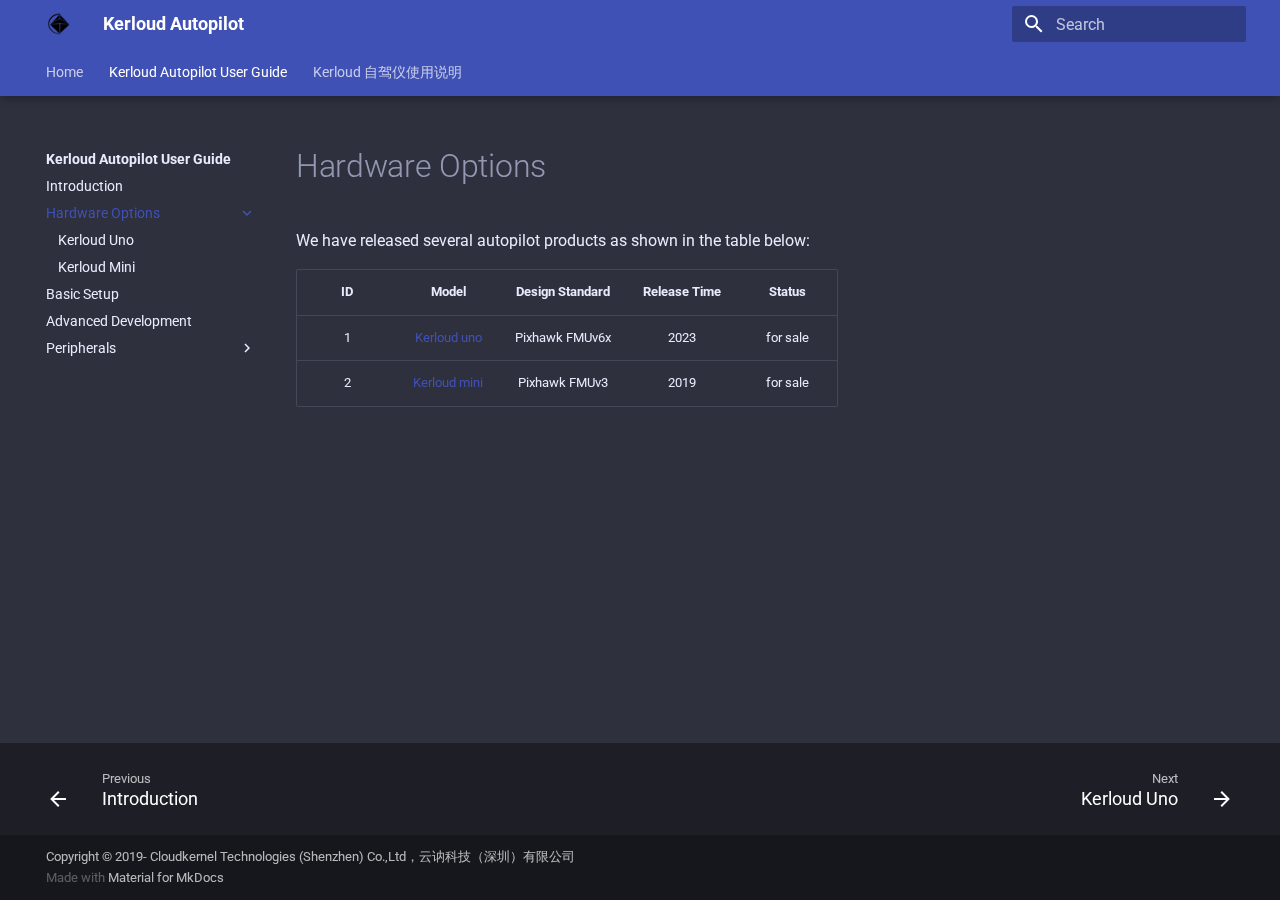
<file: kerloud_autopilot_doc/site/hardware/index.html>
<!doctype html>
<html lang="en" class="no-js">
  <head>
    
      <meta charset="utf-8">
      <meta name="viewport" content="width=device-width,initial-scale=1">
      
      
      
        <link rel="canonical" href="http://cloudkernel-tech.gitee.io/kerloud-autopilot/hardware/">
      
      <link rel="icon" href="../assets/logo.png">
      <meta name="generator" content="mkdocs-1.3.1, mkdocs-material-8.2.11">
    
    
      
        <title>Hardware Options - Kerloud Autopilot</title>
      
    
    
      <link rel="stylesheet" href="../assets/stylesheets/main.8c5ef100.min.css">
      
        
        <link rel="stylesheet" href="../assets/stylesheets/palette.9647289d.min.css">
        
          
          
          <meta name="theme-color" content="#4051b5">
        
      
    
    
    
      
        
        
        <link rel="preconnect" href="https://fonts.gstatic.com" crossorigin>
        <link rel="stylesheet" href="https://fonts.googleapis.com/css?family=Roboto:300,300i,400,400i,700,700i%7CRoboto+Mono:400,400i,700,700i&display=fallback">
        <style>:root{--md-text-font:"Roboto";--md-code-font:"Roboto Mono"}</style>
      
    
    
    <script>__md_scope=new URL("..",location),__md_get=(e,_=localStorage,t=__md_scope)=>JSON.parse(_.getItem(t.pathname+"."+e)),__md_set=(e,_,t=localStorage,a=__md_scope)=>{try{t.setItem(a.pathname+"."+e,JSON.stringify(_))}catch(e){}}</script>
    
      

    
    
  </head>
  
  
    
    
    
    
    
    <body dir="ltr" data-md-color-scheme="slate" data-md-color-primary="indigo" data-md-color-accent="">
  
    
    
    <input class="md-toggle" data-md-toggle="drawer" type="checkbox" id="__drawer" autocomplete="off">
    <input class="md-toggle" data-md-toggle="search" type="checkbox" id="__search" autocomplete="off">
    <label class="md-overlay" for="__drawer"></label>
    <div data-md-component="skip">
      
        
        <a href="#hardware-options" class="md-skip">
          Skip to content
        </a>
      
    </div>
    <div data-md-component="announce">
      
    </div>
    
    
      

  

<header class="md-header md-header--lifted" data-md-component="header">
  <nav class="md-header__inner md-grid" aria-label="Header">
    <a href="https://cloudkernel-tech.github.io" title="Kerloud Autopilot" class="md-header__button md-logo" aria-label="Kerloud Autopilot" data-md-component="logo">
      
  <img src="../assets/logo_mono.png" alt="logo">

    </a>
    <label class="md-header__button md-icon" for="__drawer">
      <svg xmlns="http://www.w3.org/2000/svg" viewBox="0 0 24 24"><path d="M3 6h18v2H3V6m0 5h18v2H3v-2m0 5h18v2H3v-2Z"/></svg>
    </label>
    <div class="md-header__title" data-md-component="header-title">
      <div class="md-header__ellipsis">
        <div class="md-header__topic">
          <span class="md-ellipsis">
            Kerloud Autopilot
          </span>
        </div>
        <div class="md-header__topic" data-md-component="header-topic">
          <span class="md-ellipsis">
            
              Hardware Options
            
          </span>
        </div>
      </div>
    </div>
    
    
    
      <label class="md-header__button md-icon" for="__search">
        <svg xmlns="http://www.w3.org/2000/svg" viewBox="0 0 24 24"><path d="M9.5 3A6.5 6.5 0 0 1 16 9.5c0 1.61-.59 3.09-1.56 4.23l.27.27h.79l5 5-1.5 1.5-5-5v-.79l-.27-.27A6.516 6.516 0 0 1 9.5 16 6.5 6.5 0 0 1 3 9.5 6.5 6.5 0 0 1 9.5 3m0 2C7 5 5 7 5 9.5S7 14 9.5 14 14 12 14 9.5 12 5 9.5 5Z"/></svg>
      </label>
      <div class="md-search" data-md-component="search" role="dialog">
  <label class="md-search__overlay" for="__search"></label>
  <div class="md-search__inner" role="search">
    <form class="md-search__form" name="search">
      <input type="text" class="md-search__input" name="query" aria-label="Search" placeholder="Search" autocapitalize="off" autocorrect="off" autocomplete="off" spellcheck="false" data-md-component="search-query" required>
      <label class="md-search__icon md-icon" for="__search">
        <svg xmlns="http://www.w3.org/2000/svg" viewBox="0 0 24 24"><path d="M9.5 3A6.5 6.5 0 0 1 16 9.5c0 1.61-.59 3.09-1.56 4.23l.27.27h.79l5 5-1.5 1.5-5-5v-.79l-.27-.27A6.516 6.516 0 0 1 9.5 16 6.5 6.5 0 0 1 3 9.5 6.5 6.5 0 0 1 9.5 3m0 2C7 5 5 7 5 9.5S7 14 9.5 14 14 12 14 9.5 12 5 9.5 5Z"/></svg>
        <svg xmlns="http://www.w3.org/2000/svg" viewBox="0 0 24 24"><path d="M20 11v2H8l5.5 5.5-1.42 1.42L4.16 12l7.92-7.92L13.5 5.5 8 11h12Z"/></svg>
      </label>
      <nav class="md-search__options" aria-label="Search">
        
        <button type="reset" class="md-search__icon md-icon" aria-label="Clear" tabindex="-1">
          <svg xmlns="http://www.w3.org/2000/svg" viewBox="0 0 24 24"><path d="M19 6.41 17.59 5 12 10.59 6.41 5 5 6.41 10.59 12 5 17.59 6.41 19 12 13.41 17.59 19 19 17.59 13.41 12 19 6.41Z"/></svg>
        </button>
      </nav>
      
    </form>
    <div class="md-search__output">
      <div class="md-search__scrollwrap" data-md-scrollfix>
        <div class="md-search-result" data-md-component="search-result">
          <div class="md-search-result__meta">
            Initializing search
          </div>
          <ol class="md-search-result__list"></ol>
        </div>
      </div>
    </div>
  </div>
</div>
    
    
  </nav>
  
    
      
<nav class="md-tabs" aria-label="Tabs" data-md-component="tabs">
  <div class="md-tabs__inner md-grid">
    <ul class="md-tabs__list">
      
        
  
  


  <li class="md-tabs__item">
    <a href=".." class="md-tabs__link">
      Home
    </a>
  </li>

      
        
  
  
    
  


  
  
  
    <li class="md-tabs__item">
      <a href="../intro/" class="md-tabs__link md-tabs__link--active">
        Kerloud Autopilot User Guide
      </a>
    </li>
  

      
        
  
  


  
  
  
    <li class="md-tabs__item">
      <a href="../intro_zh/" class="md-tabs__link">
        Kerloud 自驾仪使用说明
      </a>
    </li>
  

      
    </ul>
  </div>
</nav>
    
  
</header>
    
    <div class="md-container" data-md-component="container">
      
      
        
      
      <main class="md-main" data-md-component="main">
        <div class="md-main__inner md-grid">
          
            
              
              <div class="md-sidebar md-sidebar--primary" data-md-component="sidebar" data-md-type="navigation" >
                <div class="md-sidebar__scrollwrap">
                  <div class="md-sidebar__inner">
                    

  


<nav class="md-nav md-nav--primary md-nav--lifted" aria-label="Navigation" data-md-level="0">
  <label class="md-nav__title" for="__drawer">
    <a href="https://cloudkernel-tech.github.io" title="Kerloud Autopilot" class="md-nav__button md-logo" aria-label="Kerloud Autopilot" data-md-component="logo">
      
  <img src="../assets/logo_mono.png" alt="logo">

    </a>
    Kerloud Autopilot
  </label>
  
  <ul class="md-nav__list" data-md-scrollfix>
    
      
      
      

  
  
  
    <li class="md-nav__item">
      <a href=".." class="md-nav__link">
        Home
      </a>
    </li>
  

    
      
      
      

  
  
    
  
  
    
    <li class="md-nav__item md-nav__item--active md-nav__item--nested">
      
      
        <input class="md-nav__toggle md-toggle" data-md-toggle="__nav_2" type="checkbox" id="__nav_2" checked>
      
      
      
        
          
        
          
        
          
        
          
        
          
        
      
      
        <label class="md-nav__link" for="__nav_2">
          Kerloud Autopilot User Guide
          <span class="md-nav__icon md-icon"></span>
        </label>
      
      <nav class="md-nav" aria-label="Kerloud Autopilot User Guide" data-md-level="1">
        <label class="md-nav__title" for="__nav_2">
          <span class="md-nav__icon md-icon"></span>
          Kerloud Autopilot User Guide
        </label>
        <ul class="md-nav__list" data-md-scrollfix>
          
            
              
  
  
  
    <li class="md-nav__item">
      <a href="../intro/" class="md-nav__link">
        Introduction
      </a>
    </li>
  

            
          
            
              
  
  
    
  
  
    
    <li class="md-nav__item md-nav__item--active md-nav__item--nested">
      
      
        <input class="md-nav__toggle md-toggle" data-md-toggle="__nav_2_2" type="checkbox" id="__nav_2_2" checked>
      
      
      
        
          
            
          
        
          
        
          
        
      
      
        
        
        <div class="md-nav__link md-nav__link--index md-nav__link--active">
          <a href="./">Hardware Options</a>
          
            <label for="__nav_2_2">
              <span class="md-nav__icon md-icon"></span>
            </label>
          
        </div>
      
      <nav class="md-nav" aria-label="Hardware Options" data-md-level="2">
        <label class="md-nav__title" for="__nav_2_2">
          <span class="md-nav__icon md-icon"></span>
          Hardware Options
        </label>
        <ul class="md-nav__list" data-md-scrollfix>
          
            
          
            
              
  
  
  
    <li class="md-nav__item">
      <a href="kerloud_uno/" class="md-nav__link">
        Kerloud Uno
      </a>
    </li>
  

            
          
            
              
  
  
  
    <li class="md-nav__item">
      <a href="kerloud_mini/" class="md-nav__link">
        Kerloud Mini
      </a>
    </li>
  

            
          
        </ul>
      </nav>
    </li>
  

            
          
            
              
  
  
  
    <li class="md-nav__item">
      <a href="../basicsetup/" class="md-nav__link">
        Basic Setup
      </a>
    </li>
  

            
          
            
              
  
  
  
    <li class="md-nav__item">
      <a href="../advanceddev/" class="md-nav__link">
        Advanced Development
      </a>
    </li>
  

            
          
            
              
  
  
  
    
    <li class="md-nav__item md-nav__item--nested">
      
      
        <input class="md-nav__toggle md-toggle" data-md-toggle="__nav_2_5" type="checkbox" id="__nav_2_5" >
      
      
      
        
          
            
          
        
          
        
          
        
      
      
        
        
        <div class="md-nav__link md-nav__link--index ">
          <a href="../peripherals/">Peripherals</a>
          
            <label for="__nav_2_5">
              <span class="md-nav__icon md-icon"></span>
            </label>
          
        </div>
      
      <nav class="md-nav" aria-label="Peripherals" data-md-level="2">
        <label class="md-nav__title" for="__nav_2_5">
          <span class="md-nav__icon md-icon"></span>
          Peripherals
        </label>
        <ul class="md-nav__list" data-md-scrollfix>
          
            
          
            
              
  
  
  
    <li class="md-nav__item">
      <a href="../peripherals/kerloud_lite/" class="md-nav__link">
        Kerloud Lite Power Module
      </a>
    </li>
  

            
          
            
              
  
  
  
    <li class="md-nav__item">
      <a href="../peripherals/kerloud_telemetry/" class="md-nav__link">
        Kerloud Telemetry
      </a>
    </li>
  

            
          
        </ul>
      </nav>
    </li>
  

            
          
        </ul>
      </nav>
    </li>
  

    
      
      
      

  
  
  
    
    <li class="md-nav__item md-nav__item--nested">
      
      
        <input class="md-nav__toggle md-toggle" data-md-toggle="__nav_3" type="checkbox" id="__nav_3" >
      
      
      
        
          
        
          
        
          
        
          
        
          
        
      
      
        <label class="md-nav__link" for="__nav_3">
          Kerloud 自驾仪使用说明
          <span class="md-nav__icon md-icon"></span>
        </label>
      
      <nav class="md-nav" aria-label="Kerloud 自驾仪使用说明" data-md-level="1">
        <label class="md-nav__title" for="__nav_3">
          <span class="md-nav__icon md-icon"></span>
          Kerloud 自驾仪使用说明
        </label>
        <ul class="md-nav__list" data-md-scrollfix>
          
            
              
  
  
  
    <li class="md-nav__item">
      <a href="../intro_zh/" class="md-nav__link">
        介绍
      </a>
    </li>
  

            
          
            
              
  
  
  
    
    <li class="md-nav__item md-nav__item--nested">
      
      
        <input class="md-nav__toggle md-toggle" data-md-toggle="__nav_3_2" type="checkbox" id="__nav_3_2" >
      
      
      
        
          
            
          
        
          
        
          
        
      
      
        
        
        <div class="md-nav__link md-nav__link--index ">
          <a href="../hardware_zh/">硬件选项</a>
          
            <label for="__nav_3_2">
              <span class="md-nav__icon md-icon"></span>
            </label>
          
        </div>
      
      <nav class="md-nav" aria-label="硬件选项" data-md-level="2">
        <label class="md-nav__title" for="__nav_3_2">
          <span class="md-nav__icon md-icon"></span>
          硬件选项
        </label>
        <ul class="md-nav__list" data-md-scrollfix>
          
            
          
            
              
  
  
  
    <li class="md-nav__item">
      <a href="../hardware_zh/kerloud_uno_zh/" class="md-nav__link">
        Kerloud Uno
      </a>
    </li>
  

            
          
            
              
  
  
  
    <li class="md-nav__item">
      <a href="../hardware_zh/kerloud_mini_zh/" class="md-nav__link">
        Kerloud Mini
      </a>
    </li>
  

            
          
        </ul>
      </nav>
    </li>
  

            
          
            
              
  
  
  
    <li class="md-nav__item">
      <a href="../basicsetup_zh/" class="md-nav__link">
        基本设置
      </a>
    </li>
  

            
          
            
              
  
  
  
    <li class="md-nav__item">
      <a href="../advanceddev_zh/" class="md-nav__link">
        高级开发
      </a>
    </li>
  

            
          
            
              
  
  
  
    
    <li class="md-nav__item md-nav__item--nested">
      
      
        <input class="md-nav__toggle md-toggle" data-md-toggle="__nav_3_5" type="checkbox" id="__nav_3_5" >
      
      
      
        
          
            
          
        
          
        
          
        
      
      
        
        
        <div class="md-nav__link md-nav__link--index ">
          <a href="../peripherals_zh/">配套外设</a>
          
            <label for="__nav_3_5">
              <span class="md-nav__icon md-icon"></span>
            </label>
          
        </div>
      
      <nav class="md-nav" aria-label="配套外设" data-md-level="2">
        <label class="md-nav__title" for="__nav_3_5">
          <span class="md-nav__icon md-icon"></span>
          配套外设
        </label>
        <ul class="md-nav__list" data-md-scrollfix>
          
            
          
            
              
  
  
  
    <li class="md-nav__item">
      <a href="../peripherals_zh/kerloud_lite_zh/" class="md-nav__link">
        Kerloud Lite 供电模块
      </a>
    </li>
  

            
          
            
              
  
  
  
    <li class="md-nav__item">
      <a href="../peripherals_zh/kerloud_telemetry_zh/" class="md-nav__link">
        Kerloud Telemetry数传
      </a>
    </li>
  

            
          
        </ul>
      </nav>
    </li>
  

            
          
        </ul>
      </nav>
    </li>
  

    
  </ul>
</nav>
                  </div>
                </div>
              </div>
            
            
              
              <div class="md-sidebar md-sidebar--secondary" data-md-component="sidebar" data-md-type="toc" >
                <div class="md-sidebar__scrollwrap">
                  <div class="md-sidebar__inner">
                    

  

<nav class="md-nav md-nav--secondary" aria-label="Table of Contents">
  
  
  
    
  
  
</nav>
                  </div>
                </div>
              </div>
            
          
          <div class="md-content" data-md-component="content">
            <article class="md-content__inner md-typeset">
              
                


<h1 id="hardware-options">Hardware Options<a class="headerlink" href="#hardware-options" title="Permanent link">&para;</a></h1>
<p>We have released several autopilot products as shown in the table below:</p>
<table>
<thead>
<tr>
<th align="center">ID</th>
<th align="center">Model</th>
<th align="center">Design Standard</th>
<th align="center">Release Time</th>
<th align="center">Status</th>
</tr>
</thead>
<tbody>
<tr>
<td align="center">1</td>
<td align="center"><a href="kerloud_uno/">Kerloud uno</a></td>
<td align="center">Pixhawk FMUv6x</td>
<td align="center">2023</td>
<td align="center">for sale</td>
</tr>
<tr>
<td align="center">2</td>
<td align="center"><a href="kerloud_mini/">Kerloud mini</a></td>
<td align="center">Pixhawk FMUv3</td>
<td align="center">2019</td>
<td align="center">for sale</td>
</tr>
</tbody>
</table>

              
            </article>
          </div>
        </div>
        
      </main>
      
        <footer class="md-footer">
  
    <nav class="md-footer__inner md-grid" aria-label="Footer">
      
        
        <a href="../intro/" class="md-footer__link md-footer__link--prev" aria-label="Previous: Introduction" rel="prev">
          <div class="md-footer__button md-icon">
            <svg xmlns="http://www.w3.org/2000/svg" viewBox="0 0 24 24"><path d="M20 11v2H8l5.5 5.5-1.42 1.42L4.16 12l7.92-7.92L13.5 5.5 8 11h12Z"/></svg>
          </div>
          <div class="md-footer__title">
            <div class="md-ellipsis">
              <span class="md-footer__direction">
                Previous
              </span>
              Introduction
            </div>
          </div>
        </a>
      
      
        
        <a href="kerloud_uno/" class="md-footer__link md-footer__link--next" aria-label="Next: Kerloud Uno" rel="next">
          <div class="md-footer__title">
            <div class="md-ellipsis">
              <span class="md-footer__direction">
                Next
              </span>
              Kerloud Uno
            </div>
          </div>
          <div class="md-footer__button md-icon">
            <svg xmlns="http://www.w3.org/2000/svg" viewBox="0 0 24 24"><path d="M4 11v2h12l-5.5 5.5 1.42 1.42L19.84 12l-7.92-7.92L10.5 5.5 16 11H4Z"/></svg>
          </div>
        </a>
      
    </nav>
  
  <div class="md-footer-meta md-typeset">
    <div class="md-footer-meta__inner md-grid">
      <div class="md-copyright">
  
    <div class="md-copyright__highlight">
      Copyright &copy; 2019- Cloudkernel Technologies (Shenzhen) Co.,Ltd，云讷科技（深圳）有限公司
    </div>
  
  
    Made with
    <a href="https://squidfunk.github.io/mkdocs-material/" target="_blank" rel="noopener">
      Material for MkDocs
    </a>
  
</div>
      
    </div>
  </div>
</footer>
      
    </div>
    <div class="md-dialog" data-md-component="dialog">
      <div class="md-dialog__inner md-typeset"></div>
    </div>
    <script id="__config" type="application/json">{"base": "..", "features": ["navigation.tabs", "navigation.tabs.sticky", "navigation.indexes", "navigation.instant", "navigation.footer"], "search": "../assets/javascripts/workers/search.2a1c317c.min.js", "translations": {"clipboard.copied": "Copied to clipboard", "clipboard.copy": "Copy to clipboard", "search.config.lang": "en", "search.config.pipeline": "trimmer, stopWordFilter", "search.config.separator": "[\\s\\-]+", "search.placeholder": "Search", "search.result.more.one": "1 more on this page", "search.result.more.other": "# more on this page", "search.result.none": "No matching documents", "search.result.one": "1 matching document", "search.result.other": "# matching documents", "search.result.placeholder": "Type to start searching", "search.result.term.missing": "Missing", "select.version.title": "Select version"}}</script>
    
    
      <script src="../assets/javascripts/bundle.748e2769.min.js"></script>
      
    
  </body>
</html>
</file>
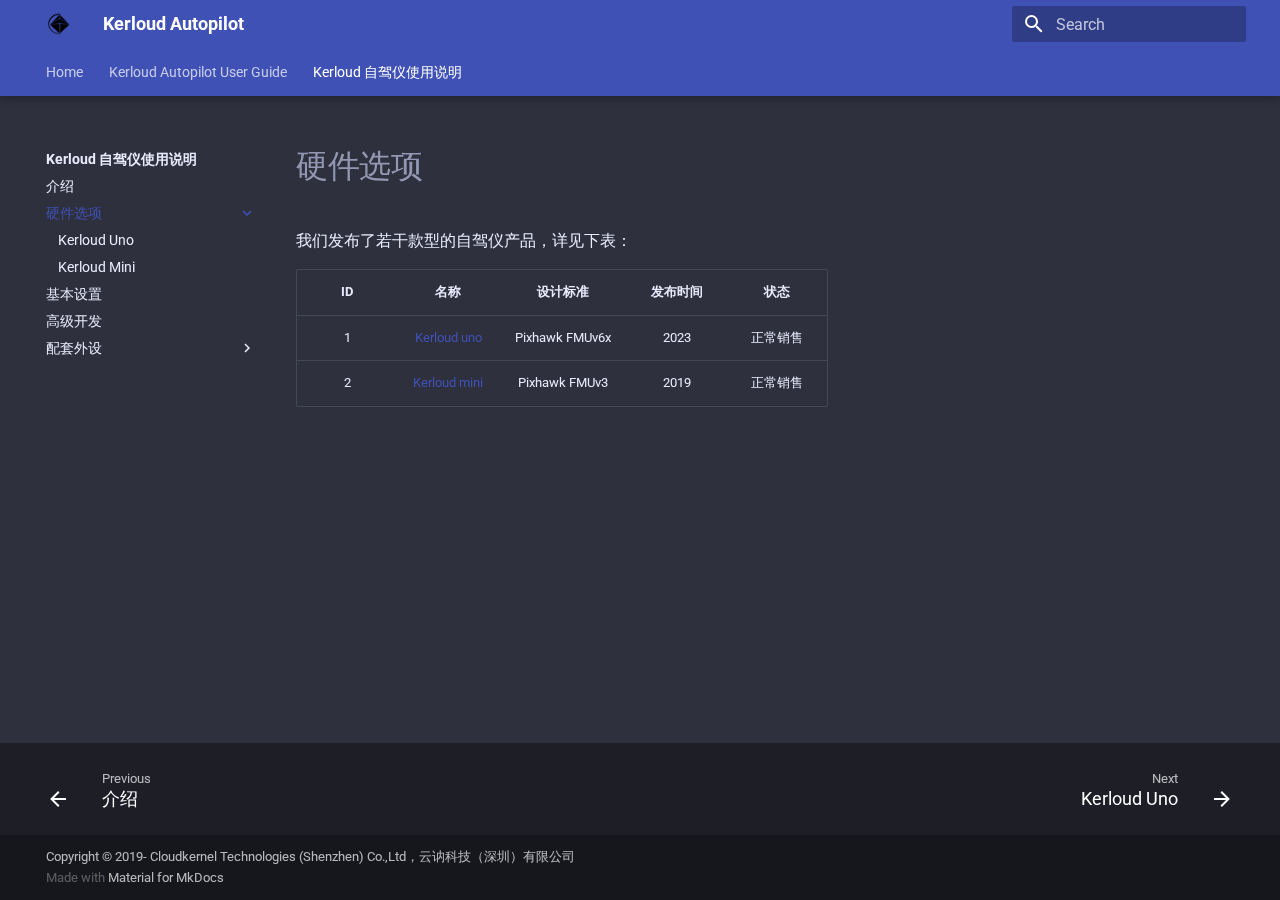
<file: kerloud_autopilot_doc/site/hardware_zh/index.html>
<!doctype html>
<html lang="en" class="no-js">
  <head>
    
      <meta charset="utf-8">
      <meta name="viewport" content="width=device-width,initial-scale=1">
      
      
      
        <link rel="canonical" href="http://cloudkernel-tech.gitee.io/kerloud-autopilot/hardware_zh/">
      
      <link rel="icon" href="../assets/logo.png">
      <meta name="generator" content="mkdocs-1.3.1, mkdocs-material-8.2.11">
    
    
      
        <title>硬件选项 - Kerloud Autopilot</title>
      
    
    
      <link rel="stylesheet" href="../assets/stylesheets/main.8c5ef100.min.css">
      
        
        <link rel="stylesheet" href="../assets/stylesheets/palette.9647289d.min.css">
        
          
          
          <meta name="theme-color" content="#4051b5">
        
      
    
    
    
      
        
        
        <link rel="preconnect" href="https://fonts.gstatic.com" crossorigin>
        <link rel="stylesheet" href="https://fonts.googleapis.com/css?family=Roboto:300,300i,400,400i,700,700i%7CRoboto+Mono:400,400i,700,700i&display=fallback">
        <style>:root{--md-text-font:"Roboto";--md-code-font:"Roboto Mono"}</style>
      
    
    
    <script>__md_scope=new URL("..",location),__md_get=(e,_=localStorage,t=__md_scope)=>JSON.parse(_.getItem(t.pathname+"."+e)),__md_set=(e,_,t=localStorage,a=__md_scope)=>{try{t.setItem(a.pathname+"."+e,JSON.stringify(_))}catch(e){}}</script>
    
      

    
    
  </head>
  
  
    
    
    
    
    
    <body dir="ltr" data-md-color-scheme="slate" data-md-color-primary="indigo" data-md-color-accent="">
  
    
    
    <input class="md-toggle" data-md-toggle="drawer" type="checkbox" id="__drawer" autocomplete="off">
    <input class="md-toggle" data-md-toggle="search" type="checkbox" id="__search" autocomplete="off">
    <label class="md-overlay" for="__drawer"></label>
    <div data-md-component="skip">
      
        
        <a href="#_1" class="md-skip">
          Skip to content
        </a>
      
    </div>
    <div data-md-component="announce">
      
    </div>
    
    
      

  

<header class="md-header md-header--lifted" data-md-component="header">
  <nav class="md-header__inner md-grid" aria-label="Header">
    <a href="https://cloudkernel-tech.github.io" title="Kerloud Autopilot" class="md-header__button md-logo" aria-label="Kerloud Autopilot" data-md-component="logo">
      
  <img src="../assets/logo_mono.png" alt="logo">

    </a>
    <label class="md-header__button md-icon" for="__drawer">
      <svg xmlns="http://www.w3.org/2000/svg" viewBox="0 0 24 24"><path d="M3 6h18v2H3V6m0 5h18v2H3v-2m0 5h18v2H3v-2Z"/></svg>
    </label>
    <div class="md-header__title" data-md-component="header-title">
      <div class="md-header__ellipsis">
        <div class="md-header__topic">
          <span class="md-ellipsis">
            Kerloud Autopilot
          </span>
        </div>
        <div class="md-header__topic" data-md-component="header-topic">
          <span class="md-ellipsis">
            
              硬件选项
            
          </span>
        </div>
      </div>
    </div>
    
    
    
      <label class="md-header__button md-icon" for="__search">
        <svg xmlns="http://www.w3.org/2000/svg" viewBox="0 0 24 24"><path d="M9.5 3A6.5 6.5 0 0 1 16 9.5c0 1.61-.59 3.09-1.56 4.23l.27.27h.79l5 5-1.5 1.5-5-5v-.79l-.27-.27A6.516 6.516 0 0 1 9.5 16 6.5 6.5 0 0 1 3 9.5 6.5 6.5 0 0 1 9.5 3m0 2C7 5 5 7 5 9.5S7 14 9.5 14 14 12 14 9.5 12 5 9.5 5Z"/></svg>
      </label>
      <div class="md-search" data-md-component="search" role="dialog">
  <label class="md-search__overlay" for="__search"></label>
  <div class="md-search__inner" role="search">
    <form class="md-search__form" name="search">
      <input type="text" class="md-search__input" name="query" aria-label="Search" placeholder="Search" autocapitalize="off" autocorrect="off" autocomplete="off" spellcheck="false" data-md-component="search-query" required>
      <label class="md-search__icon md-icon" for="__search">
        <svg xmlns="http://www.w3.org/2000/svg" viewBox="0 0 24 24"><path d="M9.5 3A6.5 6.5 0 0 1 16 9.5c0 1.61-.59 3.09-1.56 4.23l.27.27h.79l5 5-1.5 1.5-5-5v-.79l-.27-.27A6.516 6.516 0 0 1 9.5 16 6.5 6.5 0 0 1 3 9.5 6.5 6.5 0 0 1 9.5 3m0 2C7 5 5 7 5 9.5S7 14 9.5 14 14 12 14 9.5 12 5 9.5 5Z"/></svg>
        <svg xmlns="http://www.w3.org/2000/svg" viewBox="0 0 24 24"><path d="M20 11v2H8l5.5 5.5-1.42 1.42L4.16 12l7.92-7.92L13.5 5.5 8 11h12Z"/></svg>
      </label>
      <nav class="md-search__options" aria-label="Search">
        
        <button type="reset" class="md-search__icon md-icon" aria-label="Clear" tabindex="-1">
          <svg xmlns="http://www.w3.org/2000/svg" viewBox="0 0 24 24"><path d="M19 6.41 17.59 5 12 10.59 6.41 5 5 6.41 10.59 12 5 17.59 6.41 19 12 13.41 17.59 19 19 17.59 13.41 12 19 6.41Z"/></svg>
        </button>
      </nav>
      
    </form>
    <div class="md-search__output">
      <div class="md-search__scrollwrap" data-md-scrollfix>
        <div class="md-search-result" data-md-component="search-result">
          <div class="md-search-result__meta">
            Initializing search
          </div>
          <ol class="md-search-result__list"></ol>
        </div>
      </div>
    </div>
  </div>
</div>
    
    
  </nav>
  
    
      
<nav class="md-tabs" aria-label="Tabs" data-md-component="tabs">
  <div class="md-tabs__inner md-grid">
    <ul class="md-tabs__list">
      
        
  
  


  <li class="md-tabs__item">
    <a href=".." class="md-tabs__link">
      Home
    </a>
  </li>

      
        
  
  


  
  
  
    <li class="md-tabs__item">
      <a href="../intro/" class="md-tabs__link">
        Kerloud Autopilot User Guide
      </a>
    </li>
  

      
        
  
  
    
  


  
  
  
    <li class="md-tabs__item">
      <a href="../intro_zh/" class="md-tabs__link md-tabs__link--active">
        Kerloud 自驾仪使用说明
      </a>
    </li>
  

      
    </ul>
  </div>
</nav>
    
  
</header>
    
    <div class="md-container" data-md-component="container">
      
      
        
      
      <main class="md-main" data-md-component="main">
        <div class="md-main__inner md-grid">
          
            
              
              <div class="md-sidebar md-sidebar--primary" data-md-component="sidebar" data-md-type="navigation" >
                <div class="md-sidebar__scrollwrap">
                  <div class="md-sidebar__inner">
                    

  


<nav class="md-nav md-nav--primary md-nav--lifted" aria-label="Navigation" data-md-level="0">
  <label class="md-nav__title" for="__drawer">
    <a href="https://cloudkernel-tech.github.io" title="Kerloud Autopilot" class="md-nav__button md-logo" aria-label="Kerloud Autopilot" data-md-component="logo">
      
  <img src="../assets/logo_mono.png" alt="logo">

    </a>
    Kerloud Autopilot
  </label>
  
  <ul class="md-nav__list" data-md-scrollfix>
    
      
      
      

  
  
  
    <li class="md-nav__item">
      <a href=".." class="md-nav__link">
        Home
      </a>
    </li>
  

    
      
      
      

  
  
  
    
    <li class="md-nav__item md-nav__item--nested">
      
      
        <input class="md-nav__toggle md-toggle" data-md-toggle="__nav_2" type="checkbox" id="__nav_2" >
      
      
      
        
          
        
          
        
          
        
          
        
          
        
      
      
        <label class="md-nav__link" for="__nav_2">
          Kerloud Autopilot User Guide
          <span class="md-nav__icon md-icon"></span>
        </label>
      
      <nav class="md-nav" aria-label="Kerloud Autopilot User Guide" data-md-level="1">
        <label class="md-nav__title" for="__nav_2">
          <span class="md-nav__icon md-icon"></span>
          Kerloud Autopilot User Guide
        </label>
        <ul class="md-nav__list" data-md-scrollfix>
          
            
              
  
  
  
    <li class="md-nav__item">
      <a href="../intro/" class="md-nav__link">
        Introduction
      </a>
    </li>
  

            
          
            
              
  
  
  
    
    <li class="md-nav__item md-nav__item--nested">
      
      
        <input class="md-nav__toggle md-toggle" data-md-toggle="__nav_2_2" type="checkbox" id="__nav_2_2" >
      
      
      
        
          
            
          
        
          
        
          
        
      
      
        
        
        <div class="md-nav__link md-nav__link--index ">
          <a href="../hardware/">Hardware Options</a>
          
            <label for="__nav_2_2">
              <span class="md-nav__icon md-icon"></span>
            </label>
          
        </div>
      
      <nav class="md-nav" aria-label="Hardware Options" data-md-level="2">
        <label class="md-nav__title" for="__nav_2_2">
          <span class="md-nav__icon md-icon"></span>
          Hardware Options
        </label>
        <ul class="md-nav__list" data-md-scrollfix>
          
            
          
            
              
  
  
  
    <li class="md-nav__item">
      <a href="../hardware/kerloud_uno/" class="md-nav__link">
        Kerloud Uno
      </a>
    </li>
  

            
          
            
              
  
  
  
    <li class="md-nav__item">
      <a href="../hardware/kerloud_mini/" class="md-nav__link">
        Kerloud Mini
      </a>
    </li>
  

            
          
        </ul>
      </nav>
    </li>
  

            
          
            
              
  
  
  
    <li class="md-nav__item">
      <a href="../basicsetup/" class="md-nav__link">
        Basic Setup
      </a>
    </li>
  

            
          
            
              
  
  
  
    <li class="md-nav__item">
      <a href="../advanceddev/" class="md-nav__link">
        Advanced Development
      </a>
    </li>
  

            
          
            
              
  
  
  
    
    <li class="md-nav__item md-nav__item--nested">
      
      
        <input class="md-nav__toggle md-toggle" data-md-toggle="__nav_2_5" type="checkbox" id="__nav_2_5" >
      
      
      
        
          
            
          
        
          
        
          
        
      
      
        
        
        <div class="md-nav__link md-nav__link--index ">
          <a href="../peripherals/">Peripherals</a>
          
            <label for="__nav_2_5">
              <span class="md-nav__icon md-icon"></span>
            </label>
          
        </div>
      
      <nav class="md-nav" aria-label="Peripherals" data-md-level="2">
        <label class="md-nav__title" for="__nav_2_5">
          <span class="md-nav__icon md-icon"></span>
          Peripherals
        </label>
        <ul class="md-nav__list" data-md-scrollfix>
          
            
          
            
              
  
  
  
    <li class="md-nav__item">
      <a href="../peripherals/kerloud_lite/" class="md-nav__link">
        Kerloud Lite Power Module
      </a>
    </li>
  

            
          
            
              
  
  
  
    <li class="md-nav__item">
      <a href="../peripherals/kerloud_telemetry/" class="md-nav__link">
        Kerloud Telemetry
      </a>
    </li>
  

            
          
        </ul>
      </nav>
    </li>
  

            
          
        </ul>
      </nav>
    </li>
  

    
      
      
      

  
  
    
  
  
    
    <li class="md-nav__item md-nav__item--active md-nav__item--nested">
      
      
        <input class="md-nav__toggle md-toggle" data-md-toggle="__nav_3" type="checkbox" id="__nav_3" checked>
      
      
      
        
          
        
          
        
          
        
          
        
          
        
      
      
        <label class="md-nav__link" for="__nav_3">
          Kerloud 自驾仪使用说明
          <span class="md-nav__icon md-icon"></span>
        </label>
      
      <nav class="md-nav" aria-label="Kerloud 自驾仪使用说明" data-md-level="1">
        <label class="md-nav__title" for="__nav_3">
          <span class="md-nav__icon md-icon"></span>
          Kerloud 自驾仪使用说明
        </label>
        <ul class="md-nav__list" data-md-scrollfix>
          
            
              
  
  
  
    <li class="md-nav__item">
      <a href="../intro_zh/" class="md-nav__link">
        介绍
      </a>
    </li>
  

            
          
            
              
  
  
    
  
  
    
    <li class="md-nav__item md-nav__item--active md-nav__item--nested">
      
      
        <input class="md-nav__toggle md-toggle" data-md-toggle="__nav_3_2" type="checkbox" id="__nav_3_2" checked>
      
      
      
        
          
            
          
        
          
        
          
        
      
      
        
        
        <div class="md-nav__link md-nav__link--index md-nav__link--active">
          <a href="./">硬件选项</a>
          
            <label for="__nav_3_2">
              <span class="md-nav__icon md-icon"></span>
            </label>
          
        </div>
      
      <nav class="md-nav" aria-label="硬件选项" data-md-level="2">
        <label class="md-nav__title" for="__nav_3_2">
          <span class="md-nav__icon md-icon"></span>
          硬件选项
        </label>
        <ul class="md-nav__list" data-md-scrollfix>
          
            
          
            
              
  
  
  
    <li class="md-nav__item">
      <a href="kerloud_uno_zh/" class="md-nav__link">
        Kerloud Uno
      </a>
    </li>
  

            
          
            
              
  
  
  
    <li class="md-nav__item">
      <a href="kerloud_mini_zh/" class="md-nav__link">
        Kerloud Mini
      </a>
    </li>
  

            
          
        </ul>
      </nav>
    </li>
  

            
          
            
              
  
  
  
    <li class="md-nav__item">
      <a href="../basicsetup_zh/" class="md-nav__link">
        基本设置
      </a>
    </li>
  

            
          
            
              
  
  
  
    <li class="md-nav__item">
      <a href="../advanceddev_zh/" class="md-nav__link">
        高级开发
      </a>
    </li>
  

            
          
            
              
  
  
  
    
    <li class="md-nav__item md-nav__item--nested">
      
      
        <input class="md-nav__toggle md-toggle" data-md-toggle="__nav_3_5" type="checkbox" id="__nav_3_5" >
      
      
      
        
          
            
          
        
          
        
          
        
      
      
        
        
        <div class="md-nav__link md-nav__link--index ">
          <a href="../peripherals_zh/">配套外设</a>
          
            <label for="__nav_3_5">
              <span class="md-nav__icon md-icon"></span>
            </label>
          
        </div>
      
      <nav class="md-nav" aria-label="配套外设" data-md-level="2">
        <label class="md-nav__title" for="__nav_3_5">
          <span class="md-nav__icon md-icon"></span>
          配套外设
        </label>
        <ul class="md-nav__list" data-md-scrollfix>
          
            
          
            
              
  
  
  
    <li class="md-nav__item">
      <a href="../peripherals_zh/kerloud_lite_zh/" class="md-nav__link">
        Kerloud Lite 供电模块
      </a>
    </li>
  

            
          
            
              
  
  
  
    <li class="md-nav__item">
      <a href="../peripherals_zh/kerloud_telemetry_zh/" class="md-nav__link">
        Kerloud Telemetry数传
      </a>
    </li>
  

            
          
        </ul>
      </nav>
    </li>
  

            
          
        </ul>
      </nav>
    </li>
  

    
  </ul>
</nav>
                  </div>
                </div>
              </div>
            
            
              
              <div class="md-sidebar md-sidebar--secondary" data-md-component="sidebar" data-md-type="toc" >
                <div class="md-sidebar__scrollwrap">
                  <div class="md-sidebar__inner">
                    

  

<nav class="md-nav md-nav--secondary" aria-label="Table of Contents">
  
  
  
    
  
  
</nav>
                  </div>
                </div>
              </div>
            
          
          <div class="md-content" data-md-component="content">
            <article class="md-content__inner md-typeset">
              
                


<h1 id="_1">硬件选项<a class="headerlink" href="#_1" title="Permanent link">&para;</a></h1>
<p>我们发布了若干款型的自驾仪产品，详见下表：</p>
<table>
<thead>
<tr>
<th align="center">ID</th>
<th align="center">名称</th>
<th align="center">设计标准</th>
<th align="center">发布时间</th>
<th align="center">状态</th>
</tr>
</thead>
<tbody>
<tr>
<td align="center">1</td>
<td align="center"><a href="kerloud_uno_zh/">Kerloud uno</a></td>
<td align="center">Pixhawk FMUv6x</td>
<td align="center">2023</td>
<td align="center">正常销售</td>
</tr>
<tr>
<td align="center">2</td>
<td align="center"><a href="kerloud_mini_zh/">Kerloud mini</a></td>
<td align="center">Pixhawk FMUv3</td>
<td align="center">2019</td>
<td align="center">正常销售</td>
</tr>
</tbody>
</table>

              
            </article>
          </div>
        </div>
        
      </main>
      
        <footer class="md-footer">
  
    <nav class="md-footer__inner md-grid" aria-label="Footer">
      
        
        <a href="../intro_zh/" class="md-footer__link md-footer__link--prev" aria-label="Previous: 介绍" rel="prev">
          <div class="md-footer__button md-icon">
            <svg xmlns="http://www.w3.org/2000/svg" viewBox="0 0 24 24"><path d="M20 11v2H8l5.5 5.5-1.42 1.42L4.16 12l7.92-7.92L13.5 5.5 8 11h12Z"/></svg>
          </div>
          <div class="md-footer__title">
            <div class="md-ellipsis">
              <span class="md-footer__direction">
                Previous
              </span>
              介绍
            </div>
          </div>
        </a>
      
      
        
        <a href="kerloud_uno_zh/" class="md-footer__link md-footer__link--next" aria-label="Next: Kerloud Uno" rel="next">
          <div class="md-footer__title">
            <div class="md-ellipsis">
              <span class="md-footer__direction">
                Next
              </span>
              Kerloud Uno
            </div>
          </div>
          <div class="md-footer__button md-icon">
            <svg xmlns="http://www.w3.org/2000/svg" viewBox="0 0 24 24"><path d="M4 11v2h12l-5.5 5.5 1.42 1.42L19.84 12l-7.92-7.92L10.5 5.5 16 11H4Z"/></svg>
          </div>
        </a>
      
    </nav>
  
  <div class="md-footer-meta md-typeset">
    <div class="md-footer-meta__inner md-grid">
      <div class="md-copyright">
  
    <div class="md-copyright__highlight">
      Copyright &copy; 2019- Cloudkernel Technologies (Shenzhen) Co.,Ltd，云讷科技（深圳）有限公司
    </div>
  
  
    Made with
    <a href="https://squidfunk.github.io/mkdocs-material/" target="_blank" rel="noopener">
      Material for MkDocs
    </a>
  
</div>
      
    </div>
  </div>
</footer>
      
    </div>
    <div class="md-dialog" data-md-component="dialog">
      <div class="md-dialog__inner md-typeset"></div>
    </div>
    <script id="__config" type="application/json">{"base": "..", "features": ["navigation.tabs", "navigation.tabs.sticky", "navigation.indexes", "navigation.instant", "navigation.footer"], "search": "../assets/javascripts/workers/search.2a1c317c.min.js", "translations": {"clipboard.copied": "Copied to clipboard", "clipboard.copy": "Copy to clipboard", "search.config.lang": "en", "search.config.pipeline": "trimmer, stopWordFilter", "search.config.separator": "[\\s\\-]+", "search.placeholder": "Search", "search.result.more.one": "1 more on this page", "search.result.more.other": "# more on this page", "search.result.none": "No matching documents", "search.result.one": "1 matching document", "search.result.other": "# matching documents", "search.result.placeholder": "Type to start searching", "search.result.term.missing": "Missing", "select.version.title": "Select version"}}</script>
    
    
      <script src="../assets/javascripts/bundle.748e2769.min.js"></script>
      
    
  </body>
</html>
</file>
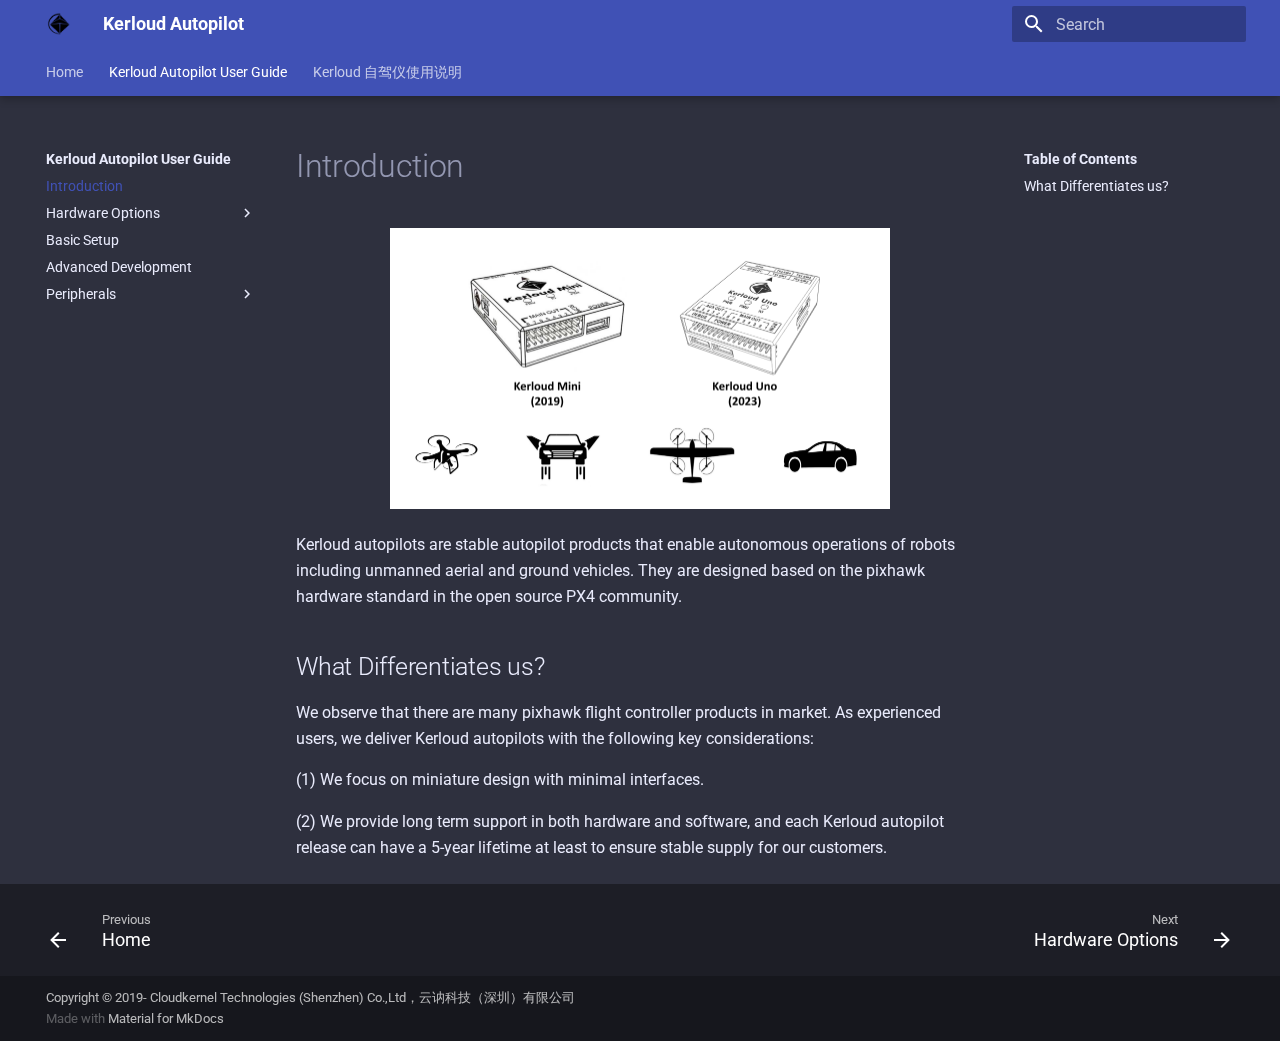
<file: kerloud_autopilot_doc/site/intro/index.html>
<!doctype html>
<html lang="en" class="no-js">
  <head>
    
      <meta charset="utf-8">
      <meta name="viewport" content="width=device-width,initial-scale=1">
      
      
      
        <link rel="canonical" href="http://cloudkernel-tech.gitee.io/kerloud-autopilot/intro/">
      
      <link rel="icon" href="../assets/logo.png">
      <meta name="generator" content="mkdocs-1.3.1, mkdocs-material-8.2.11">
    
    
      
        <title>Introduction - Kerloud Autopilot</title>
      
    
    
      <link rel="stylesheet" href="../assets/stylesheets/main.8c5ef100.min.css">
      
        
        <link rel="stylesheet" href="../assets/stylesheets/palette.9647289d.min.css">
        
          
          
          <meta name="theme-color" content="#4051b5">
        
      
    
    
    
      
        
        
        <link rel="preconnect" href="https://fonts.gstatic.com" crossorigin>
        <link rel="stylesheet" href="https://fonts.googleapis.com/css?family=Roboto:300,300i,400,400i,700,700i%7CRoboto+Mono:400,400i,700,700i&display=fallback">
        <style>:root{--md-text-font:"Roboto";--md-code-font:"Roboto Mono"}</style>
      
    
    
    <script>__md_scope=new URL("..",location),__md_get=(e,_=localStorage,t=__md_scope)=>JSON.parse(_.getItem(t.pathname+"."+e)),__md_set=(e,_,t=localStorage,a=__md_scope)=>{try{t.setItem(a.pathname+"."+e,JSON.stringify(_))}catch(e){}}</script>
    
      

    
    
  </head>
  
  
    
    
    
    
    
    <body dir="ltr" data-md-color-scheme="slate" data-md-color-primary="indigo" data-md-color-accent="">
  
    
    
    <input class="md-toggle" data-md-toggle="drawer" type="checkbox" id="__drawer" autocomplete="off">
    <input class="md-toggle" data-md-toggle="search" type="checkbox" id="__search" autocomplete="off">
    <label class="md-overlay" for="__drawer"></label>
    <div data-md-component="skip">
      
        
        <a href="#introduction" class="md-skip">
          Skip to content
        </a>
      
    </div>
    <div data-md-component="announce">
      
    </div>
    
    
      

  

<header class="md-header md-header--lifted" data-md-component="header">
  <nav class="md-header__inner md-grid" aria-label="Header">
    <a href="https://cloudkernel-tech.github.io" title="Kerloud Autopilot" class="md-header__button md-logo" aria-label="Kerloud Autopilot" data-md-component="logo">
      
  <img src="../assets/logo_mono.png" alt="logo">

    </a>
    <label class="md-header__button md-icon" for="__drawer">
      <svg xmlns="http://www.w3.org/2000/svg" viewBox="0 0 24 24"><path d="M3 6h18v2H3V6m0 5h18v2H3v-2m0 5h18v2H3v-2Z"/></svg>
    </label>
    <div class="md-header__title" data-md-component="header-title">
      <div class="md-header__ellipsis">
        <div class="md-header__topic">
          <span class="md-ellipsis">
            Kerloud Autopilot
          </span>
        </div>
        <div class="md-header__topic" data-md-component="header-topic">
          <span class="md-ellipsis">
            
              Introduction
            
          </span>
        </div>
      </div>
    </div>
    
    
    
      <label class="md-header__button md-icon" for="__search">
        <svg xmlns="http://www.w3.org/2000/svg" viewBox="0 0 24 24"><path d="M9.5 3A6.5 6.5 0 0 1 16 9.5c0 1.61-.59 3.09-1.56 4.23l.27.27h.79l5 5-1.5 1.5-5-5v-.79l-.27-.27A6.516 6.516 0 0 1 9.5 16 6.5 6.5 0 0 1 3 9.5 6.5 6.5 0 0 1 9.5 3m0 2C7 5 5 7 5 9.5S7 14 9.5 14 14 12 14 9.5 12 5 9.5 5Z"/></svg>
      </label>
      <div class="md-search" data-md-component="search" role="dialog">
  <label class="md-search__overlay" for="__search"></label>
  <div class="md-search__inner" role="search">
    <form class="md-search__form" name="search">
      <input type="text" class="md-search__input" name="query" aria-label="Search" placeholder="Search" autocapitalize="off" autocorrect="off" autocomplete="off" spellcheck="false" data-md-component="search-query" required>
      <label class="md-search__icon md-icon" for="__search">
        <svg xmlns="http://www.w3.org/2000/svg" viewBox="0 0 24 24"><path d="M9.5 3A6.5 6.5 0 0 1 16 9.5c0 1.61-.59 3.09-1.56 4.23l.27.27h.79l5 5-1.5 1.5-5-5v-.79l-.27-.27A6.516 6.516 0 0 1 9.5 16 6.5 6.5 0 0 1 3 9.5 6.5 6.5 0 0 1 9.5 3m0 2C7 5 5 7 5 9.5S7 14 9.5 14 14 12 14 9.5 12 5 9.5 5Z"/></svg>
        <svg xmlns="http://www.w3.org/2000/svg" viewBox="0 0 24 24"><path d="M20 11v2H8l5.5 5.5-1.42 1.42L4.16 12l7.92-7.92L13.5 5.5 8 11h12Z"/></svg>
      </label>
      <nav class="md-search__options" aria-label="Search">
        
        <button type="reset" class="md-search__icon md-icon" aria-label="Clear" tabindex="-1">
          <svg xmlns="http://www.w3.org/2000/svg" viewBox="0 0 24 24"><path d="M19 6.41 17.59 5 12 10.59 6.41 5 5 6.41 10.59 12 5 17.59 6.41 19 12 13.41 17.59 19 19 17.59 13.41 12 19 6.41Z"/></svg>
        </button>
      </nav>
      
    </form>
    <div class="md-search__output">
      <div class="md-search__scrollwrap" data-md-scrollfix>
        <div class="md-search-result" data-md-component="search-result">
          <div class="md-search-result__meta">
            Initializing search
          </div>
          <ol class="md-search-result__list"></ol>
        </div>
      </div>
    </div>
  </div>
</div>
    
    
  </nav>
  
    
      
<nav class="md-tabs" aria-label="Tabs" data-md-component="tabs">
  <div class="md-tabs__inner md-grid">
    <ul class="md-tabs__list">
      
        
  
  


  <li class="md-tabs__item">
    <a href=".." class="md-tabs__link">
      Home
    </a>
  </li>

      
        
  
  
    
  


  
  
  
    <li class="md-tabs__item">
      <a href="./" class="md-tabs__link md-tabs__link--active">
        Kerloud Autopilot User Guide
      </a>
    </li>
  

      
        
  
  


  
  
  
    <li class="md-tabs__item">
      <a href="../intro_zh/" class="md-tabs__link">
        Kerloud 自驾仪使用说明
      </a>
    </li>
  

      
    </ul>
  </div>
</nav>
    
  
</header>
    
    <div class="md-container" data-md-component="container">
      
      
        
      
      <main class="md-main" data-md-component="main">
        <div class="md-main__inner md-grid">
          
            
              
              <div class="md-sidebar md-sidebar--primary" data-md-component="sidebar" data-md-type="navigation" >
                <div class="md-sidebar__scrollwrap">
                  <div class="md-sidebar__inner">
                    

  


<nav class="md-nav md-nav--primary md-nav--lifted" aria-label="Navigation" data-md-level="0">
  <label class="md-nav__title" for="__drawer">
    <a href="https://cloudkernel-tech.github.io" title="Kerloud Autopilot" class="md-nav__button md-logo" aria-label="Kerloud Autopilot" data-md-component="logo">
      
  <img src="../assets/logo_mono.png" alt="logo">

    </a>
    Kerloud Autopilot
  </label>
  
  <ul class="md-nav__list" data-md-scrollfix>
    
      
      
      

  
  
  
    <li class="md-nav__item">
      <a href=".." class="md-nav__link">
        Home
      </a>
    </li>
  

    
      
      
      

  
  
    
  
  
    
    <li class="md-nav__item md-nav__item--active md-nav__item--nested">
      
      
        <input class="md-nav__toggle md-toggle" data-md-toggle="__nav_2" type="checkbox" id="__nav_2" checked>
      
      
      
        
          
        
          
        
          
        
          
        
          
        
      
      
        <label class="md-nav__link" for="__nav_2">
          Kerloud Autopilot User Guide
          <span class="md-nav__icon md-icon"></span>
        </label>
      
      <nav class="md-nav" aria-label="Kerloud Autopilot User Guide" data-md-level="1">
        <label class="md-nav__title" for="__nav_2">
          <span class="md-nav__icon md-icon"></span>
          Kerloud Autopilot User Guide
        </label>
        <ul class="md-nav__list" data-md-scrollfix>
          
            
              
  
  
    
  
  
    <li class="md-nav__item md-nav__item--active">
      
      <input class="md-nav__toggle md-toggle" data-md-toggle="toc" type="checkbox" id="__toc">
      
      
        
      
      
        <label class="md-nav__link md-nav__link--active" for="__toc">
          Introduction
          <span class="md-nav__icon md-icon"></span>
        </label>
      
      <a href="./" class="md-nav__link md-nav__link--active">
        Introduction
      </a>
      
        

  

<nav class="md-nav md-nav--secondary" aria-label="Table of Contents">
  
  
  
    
  
  
    <label class="md-nav__title" for="__toc">
      <span class="md-nav__icon md-icon"></span>
      Table of Contents
    </label>
    <ul class="md-nav__list" data-md-component="toc" data-md-scrollfix>
      
        <li class="md-nav__item">
  <a href="#what-differentiates-us" class="md-nav__link">
    What Differentiates us?
  </a>
  
</li>
      
    </ul>
  
</nav>
      
    </li>
  

            
          
            
              
  
  
  
    
    <li class="md-nav__item md-nav__item--nested">
      
      
        <input class="md-nav__toggle md-toggle" data-md-toggle="__nav_2_2" type="checkbox" id="__nav_2_2" >
      
      
      
        
          
            
          
        
          
        
          
        
      
      
        
        
        <div class="md-nav__link md-nav__link--index ">
          <a href="../hardware/">Hardware Options</a>
          
            <label for="__nav_2_2">
              <span class="md-nav__icon md-icon"></span>
            </label>
          
        </div>
      
      <nav class="md-nav" aria-label="Hardware Options" data-md-level="2">
        <label class="md-nav__title" for="__nav_2_2">
          <span class="md-nav__icon md-icon"></span>
          Hardware Options
        </label>
        <ul class="md-nav__list" data-md-scrollfix>
          
            
          
            
              
  
  
  
    <li class="md-nav__item">
      <a href="../hardware/kerloud_uno/" class="md-nav__link">
        Kerloud Uno
      </a>
    </li>
  

            
          
            
              
  
  
  
    <li class="md-nav__item">
      <a href="../hardware/kerloud_mini/" class="md-nav__link">
        Kerloud Mini
      </a>
    </li>
  

            
          
        </ul>
      </nav>
    </li>
  

            
          
            
              
  
  
  
    <li class="md-nav__item">
      <a href="../basicsetup/" class="md-nav__link">
        Basic Setup
      </a>
    </li>
  

            
          
            
              
  
  
  
    <li class="md-nav__item">
      <a href="../advanceddev/" class="md-nav__link">
        Advanced Development
      </a>
    </li>
  

            
          
            
              
  
  
  
    
    <li class="md-nav__item md-nav__item--nested">
      
      
        <input class="md-nav__toggle md-toggle" data-md-toggle="__nav_2_5" type="checkbox" id="__nav_2_5" >
      
      
      
        
          
            
          
        
          
        
          
        
      
      
        
        
        <div class="md-nav__link md-nav__link--index ">
          <a href="../peripherals/">Peripherals</a>
          
            <label for="__nav_2_5">
              <span class="md-nav__icon md-icon"></span>
            </label>
          
        </div>
      
      <nav class="md-nav" aria-label="Peripherals" data-md-level="2">
        <label class="md-nav__title" for="__nav_2_5">
          <span class="md-nav__icon md-icon"></span>
          Peripherals
        </label>
        <ul class="md-nav__list" data-md-scrollfix>
          
            
          
            
              
  
  
  
    <li class="md-nav__item">
      <a href="../peripherals/kerloud_lite/" class="md-nav__link">
        Kerloud Lite Power Module
      </a>
    </li>
  

            
          
            
              
  
  
  
    <li class="md-nav__item">
      <a href="../peripherals/kerloud_telemetry/" class="md-nav__link">
        Kerloud Telemetry
      </a>
    </li>
  

            
          
        </ul>
      </nav>
    </li>
  

            
          
        </ul>
      </nav>
    </li>
  

    
      
      
      

  
  
  
    
    <li class="md-nav__item md-nav__item--nested">
      
      
        <input class="md-nav__toggle md-toggle" data-md-toggle="__nav_3" type="checkbox" id="__nav_3" >
      
      
      
        
          
        
          
        
          
        
          
        
          
        
      
      
        <label class="md-nav__link" for="__nav_3">
          Kerloud 自驾仪使用说明
          <span class="md-nav__icon md-icon"></span>
        </label>
      
      <nav class="md-nav" aria-label="Kerloud 自驾仪使用说明" data-md-level="1">
        <label class="md-nav__title" for="__nav_3">
          <span class="md-nav__icon md-icon"></span>
          Kerloud 自驾仪使用说明
        </label>
        <ul class="md-nav__list" data-md-scrollfix>
          
            
              
  
  
  
    <li class="md-nav__item">
      <a href="../intro_zh/" class="md-nav__link">
        介绍
      </a>
    </li>
  

            
          
            
              
  
  
  
    
    <li class="md-nav__item md-nav__item--nested">
      
      
        <input class="md-nav__toggle md-toggle" data-md-toggle="__nav_3_2" type="checkbox" id="__nav_3_2" >
      
      
      
        
          
            
          
        
          
        
          
        
      
      
        
        
        <div class="md-nav__link md-nav__link--index ">
          <a href="../hardware_zh/">硬件选项</a>
          
            <label for="__nav_3_2">
              <span class="md-nav__icon md-icon"></span>
            </label>
          
        </div>
      
      <nav class="md-nav" aria-label="硬件选项" data-md-level="2">
        <label class="md-nav__title" for="__nav_3_2">
          <span class="md-nav__icon md-icon"></span>
          硬件选项
        </label>
        <ul class="md-nav__list" data-md-scrollfix>
          
            
          
            
              
  
  
  
    <li class="md-nav__item">
      <a href="../hardware_zh/kerloud_uno_zh/" class="md-nav__link">
        Kerloud Uno
      </a>
    </li>
  

            
          
            
              
  
  
  
    <li class="md-nav__item">
      <a href="../hardware_zh/kerloud_mini_zh/" class="md-nav__link">
        Kerloud Mini
      </a>
    </li>
  

            
          
        </ul>
      </nav>
    </li>
  

            
          
            
              
  
  
  
    <li class="md-nav__item">
      <a href="../basicsetup_zh/" class="md-nav__link">
        基本设置
      </a>
    </li>
  

            
          
            
              
  
  
  
    <li class="md-nav__item">
      <a href="../advanceddev_zh/" class="md-nav__link">
        高级开发
      </a>
    </li>
  

            
          
            
              
  
  
  
    
    <li class="md-nav__item md-nav__item--nested">
      
      
        <input class="md-nav__toggle md-toggle" data-md-toggle="__nav_3_5" type="checkbox" id="__nav_3_5" >
      
      
      
        
          
            
          
        
          
        
          
        
      
      
        
        
        <div class="md-nav__link md-nav__link--index ">
          <a href="../peripherals_zh/">配套外设</a>
          
            <label for="__nav_3_5">
              <span class="md-nav__icon md-icon"></span>
            </label>
          
        </div>
      
      <nav class="md-nav" aria-label="配套外设" data-md-level="2">
        <label class="md-nav__title" for="__nav_3_5">
          <span class="md-nav__icon md-icon"></span>
          配套外设
        </label>
        <ul class="md-nav__list" data-md-scrollfix>
          
            
          
            
              
  
  
  
    <li class="md-nav__item">
      <a href="../peripherals_zh/kerloud_lite_zh/" class="md-nav__link">
        Kerloud Lite 供电模块
      </a>
    </li>
  

            
          
            
              
  
  
  
    <li class="md-nav__item">
      <a href="../peripherals_zh/kerloud_telemetry_zh/" class="md-nav__link">
        Kerloud Telemetry数传
      </a>
    </li>
  

            
          
        </ul>
      </nav>
    </li>
  

            
          
        </ul>
      </nav>
    </li>
  

    
  </ul>
</nav>
                  </div>
                </div>
              </div>
            
            
              
              <div class="md-sidebar md-sidebar--secondary" data-md-component="sidebar" data-md-type="toc" >
                <div class="md-sidebar__scrollwrap">
                  <div class="md-sidebar__inner">
                    

  

<nav class="md-nav md-nav--secondary" aria-label="Table of Contents">
  
  
  
    
  
  
    <label class="md-nav__title" for="__toc">
      <span class="md-nav__icon md-icon"></span>
      Table of Contents
    </label>
    <ul class="md-nav__list" data-md-component="toc" data-md-scrollfix>
      
        <li class="md-nav__item">
  <a href="#what-differentiates-us" class="md-nav__link">
    What Differentiates us?
  </a>
  
</li>
      
    </ul>
  
</nav>
                  </div>
                </div>
              </div>
            
          
          <div class="md-content" data-md-component="content">
            <article class="md-content__inner md-typeset">
              
                


<h1 id="introduction">Introduction<a class="headerlink" href="#introduction" title="Permanent link">&para;</a></h1>
<p align="center">
<img src ="../assets/kerloud_uno/autopilot_scene.png" width = 500/>
</p>

<p>Kerloud autopilots are stable autopilot products that enable autonomous operations of robots including unmanned aerial 
and ground vehicles. They are designed based on the pixhawk hardware standard in the open source PX4 community. </p>
<h2 id="what-differentiates-us">What Differentiates us?<a class="headerlink" href="#what-differentiates-us" title="Permanent link">&para;</a></h2>
<p>We observe that there are many pixhawk flight controller products in market. As experienced users, we deliver Kerloud autopilots with the following key considerations:</p>
<p>(1) We focus on miniature design with minimal interfaces.</p>
<p>(2) We provide long term support in both hardware and software, and each Kerloud autopilot release can have a 5-year lifetime at least to ensure stable supply for our customers.</p>

              
            </article>
          </div>
        </div>
        
      </main>
      
        <footer class="md-footer">
  
    <nav class="md-footer__inner md-grid" aria-label="Footer">
      
        
        <a href=".." class="md-footer__link md-footer__link--prev" aria-label="Previous: Home" rel="prev">
          <div class="md-footer__button md-icon">
            <svg xmlns="http://www.w3.org/2000/svg" viewBox="0 0 24 24"><path d="M20 11v2H8l5.5 5.5-1.42 1.42L4.16 12l7.92-7.92L13.5 5.5 8 11h12Z"/></svg>
          </div>
          <div class="md-footer__title">
            <div class="md-ellipsis">
              <span class="md-footer__direction">
                Previous
              </span>
              Home
            </div>
          </div>
        </a>
      
      
        
        <a href="../hardware/" class="md-footer__link md-footer__link--next" aria-label="Next: Hardware Options" rel="next">
          <div class="md-footer__title">
            <div class="md-ellipsis">
              <span class="md-footer__direction">
                Next
              </span>
              Hardware Options
            </div>
          </div>
          <div class="md-footer__button md-icon">
            <svg xmlns="http://www.w3.org/2000/svg" viewBox="0 0 24 24"><path d="M4 11v2h12l-5.5 5.5 1.42 1.42L19.84 12l-7.92-7.92L10.5 5.5 16 11H4Z"/></svg>
          </div>
        </a>
      
    </nav>
  
  <div class="md-footer-meta md-typeset">
    <div class="md-footer-meta__inner md-grid">
      <div class="md-copyright">
  
    <div class="md-copyright__highlight">
      Copyright &copy; 2019- Cloudkernel Technologies (Shenzhen) Co.,Ltd，云讷科技（深圳）有限公司
    </div>
  
  
    Made with
    <a href="https://squidfunk.github.io/mkdocs-material/" target="_blank" rel="noopener">
      Material for MkDocs
    </a>
  
</div>
      
    </div>
  </div>
</footer>
      
    </div>
    <div class="md-dialog" data-md-component="dialog">
      <div class="md-dialog__inner md-typeset"></div>
    </div>
    <script id="__config" type="application/json">{"base": "..", "features": ["navigation.tabs", "navigation.tabs.sticky", "navigation.indexes", "navigation.instant", "navigation.footer"], "search": "../assets/javascripts/workers/search.2a1c317c.min.js", "translations": {"clipboard.copied": "Copied to clipboard", "clipboard.copy": "Copy to clipboard", "search.config.lang": "en", "search.config.pipeline": "trimmer, stopWordFilter", "search.config.separator": "[\\s\\-]+", "search.placeholder": "Search", "search.result.more.one": "1 more on this page", "search.result.more.other": "# more on this page", "search.result.none": "No matching documents", "search.result.one": "1 matching document", "search.result.other": "# matching documents", "search.result.placeholder": "Type to start searching", "search.result.term.missing": "Missing", "select.version.title": "Select version"}}</script>
    
    
      <script src="../assets/javascripts/bundle.748e2769.min.js"></script>
      
    
  </body>
</html>
</file>
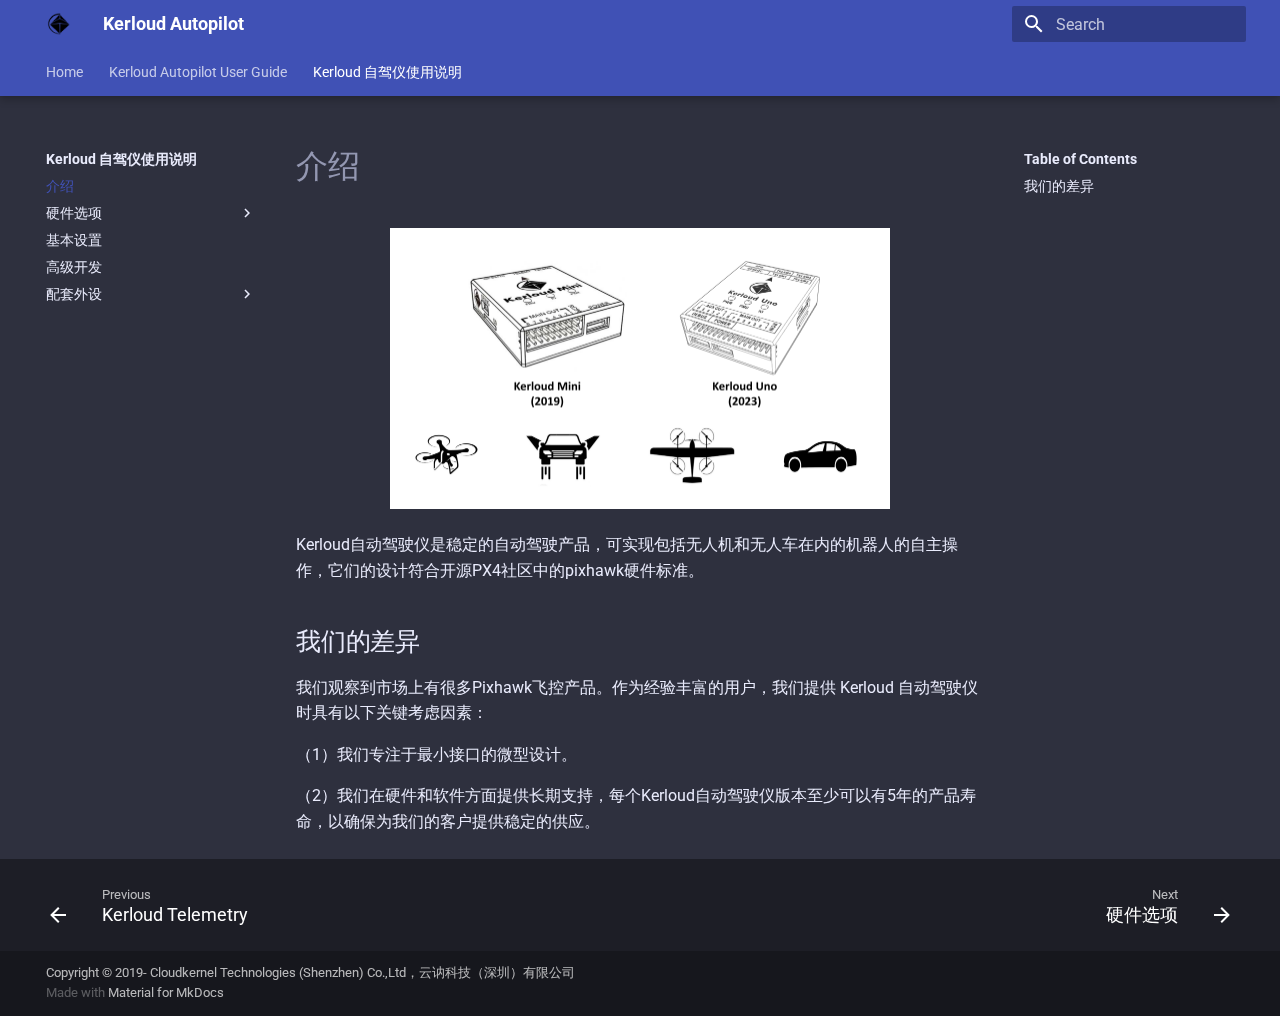
<file: kerloud_autopilot_doc/site/intro_zh/index.html>
<!doctype html>
<html lang="en" class="no-js">
  <head>
    
      <meta charset="utf-8">
      <meta name="viewport" content="width=device-width,initial-scale=1">
      
      
      
        <link rel="canonical" href="http://cloudkernel-tech.gitee.io/kerloud-autopilot/intro_zh/">
      
      <link rel="icon" href="../assets/logo.png">
      <meta name="generator" content="mkdocs-1.3.1, mkdocs-material-8.2.11">
    
    
      
        <title>介绍 - Kerloud Autopilot</title>
      
    
    
      <link rel="stylesheet" href="../assets/stylesheets/main.8c5ef100.min.css">
      
        
        <link rel="stylesheet" href="../assets/stylesheets/palette.9647289d.min.css">
        
          
          
          <meta name="theme-color" content="#4051b5">
        
      
    
    
    
      
        
        
        <link rel="preconnect" href="https://fonts.gstatic.com" crossorigin>
        <link rel="stylesheet" href="https://fonts.googleapis.com/css?family=Roboto:300,300i,400,400i,700,700i%7CRoboto+Mono:400,400i,700,700i&display=fallback">
        <style>:root{--md-text-font:"Roboto";--md-code-font:"Roboto Mono"}</style>
      
    
    
    <script>__md_scope=new URL("..",location),__md_get=(e,_=localStorage,t=__md_scope)=>JSON.parse(_.getItem(t.pathname+"."+e)),__md_set=(e,_,t=localStorage,a=__md_scope)=>{try{t.setItem(a.pathname+"."+e,JSON.stringify(_))}catch(e){}}</script>
    
      

    
    
  </head>
  
  
    
    
    
    
    
    <body dir="ltr" data-md-color-scheme="slate" data-md-color-primary="indigo" data-md-color-accent="">
  
    
    
    <input class="md-toggle" data-md-toggle="drawer" type="checkbox" id="__drawer" autocomplete="off">
    <input class="md-toggle" data-md-toggle="search" type="checkbox" id="__search" autocomplete="off">
    <label class="md-overlay" for="__drawer"></label>
    <div data-md-component="skip">
      
        
        <a href="#_1" class="md-skip">
          Skip to content
        </a>
      
    </div>
    <div data-md-component="announce">
      
    </div>
    
    
      

  

<header class="md-header md-header--lifted" data-md-component="header">
  <nav class="md-header__inner md-grid" aria-label="Header">
    <a href="https://cloudkernel-tech.github.io" title="Kerloud Autopilot" class="md-header__button md-logo" aria-label="Kerloud Autopilot" data-md-component="logo">
      
  <img src="../assets/logo_mono.png" alt="logo">

    </a>
    <label class="md-header__button md-icon" for="__drawer">
      <svg xmlns="http://www.w3.org/2000/svg" viewBox="0 0 24 24"><path d="M3 6h18v2H3V6m0 5h18v2H3v-2m0 5h18v2H3v-2Z"/></svg>
    </label>
    <div class="md-header__title" data-md-component="header-title">
      <div class="md-header__ellipsis">
        <div class="md-header__topic">
          <span class="md-ellipsis">
            Kerloud Autopilot
          </span>
        </div>
        <div class="md-header__topic" data-md-component="header-topic">
          <span class="md-ellipsis">
            
              介绍
            
          </span>
        </div>
      </div>
    </div>
    
    
    
      <label class="md-header__button md-icon" for="__search">
        <svg xmlns="http://www.w3.org/2000/svg" viewBox="0 0 24 24"><path d="M9.5 3A6.5 6.5 0 0 1 16 9.5c0 1.61-.59 3.09-1.56 4.23l.27.27h.79l5 5-1.5 1.5-5-5v-.79l-.27-.27A6.516 6.516 0 0 1 9.5 16 6.5 6.5 0 0 1 3 9.5 6.5 6.5 0 0 1 9.5 3m0 2C7 5 5 7 5 9.5S7 14 9.5 14 14 12 14 9.5 12 5 9.5 5Z"/></svg>
      </label>
      <div class="md-search" data-md-component="search" role="dialog">
  <label class="md-search__overlay" for="__search"></label>
  <div class="md-search__inner" role="search">
    <form class="md-search__form" name="search">
      <input type="text" class="md-search__input" name="query" aria-label="Search" placeholder="Search" autocapitalize="off" autocorrect="off" autocomplete="off" spellcheck="false" data-md-component="search-query" required>
      <label class="md-search__icon md-icon" for="__search">
        <svg xmlns="http://www.w3.org/2000/svg" viewBox="0 0 24 24"><path d="M9.5 3A6.5 6.5 0 0 1 16 9.5c0 1.61-.59 3.09-1.56 4.23l.27.27h.79l5 5-1.5 1.5-5-5v-.79l-.27-.27A6.516 6.516 0 0 1 9.5 16 6.5 6.5 0 0 1 3 9.5 6.5 6.5 0 0 1 9.5 3m0 2C7 5 5 7 5 9.5S7 14 9.5 14 14 12 14 9.5 12 5 9.5 5Z"/></svg>
        <svg xmlns="http://www.w3.org/2000/svg" viewBox="0 0 24 24"><path d="M20 11v2H8l5.5 5.5-1.42 1.42L4.16 12l7.92-7.92L13.5 5.5 8 11h12Z"/></svg>
      </label>
      <nav class="md-search__options" aria-label="Search">
        
        <button type="reset" class="md-search__icon md-icon" aria-label="Clear" tabindex="-1">
          <svg xmlns="http://www.w3.org/2000/svg" viewBox="0 0 24 24"><path d="M19 6.41 17.59 5 12 10.59 6.41 5 5 6.41 10.59 12 5 17.59 6.41 19 12 13.41 17.59 19 19 17.59 13.41 12 19 6.41Z"/></svg>
        </button>
      </nav>
      
    </form>
    <div class="md-search__output">
      <div class="md-search__scrollwrap" data-md-scrollfix>
        <div class="md-search-result" data-md-component="search-result">
          <div class="md-search-result__meta">
            Initializing search
          </div>
          <ol class="md-search-result__list"></ol>
        </div>
      </div>
    </div>
  </div>
</div>
    
    
  </nav>
  
    
      
<nav class="md-tabs" aria-label="Tabs" data-md-component="tabs">
  <div class="md-tabs__inner md-grid">
    <ul class="md-tabs__list">
      
        
  
  


  <li class="md-tabs__item">
    <a href=".." class="md-tabs__link">
      Home
    </a>
  </li>

      
        
  
  


  
  
  
    <li class="md-tabs__item">
      <a href="../intro/" class="md-tabs__link">
        Kerloud Autopilot User Guide
      </a>
    </li>
  

      
        
  
  
    
  


  
  
  
    <li class="md-tabs__item">
      <a href="./" class="md-tabs__link md-tabs__link--active">
        Kerloud 自驾仪使用说明
      </a>
    </li>
  

      
    </ul>
  </div>
</nav>
    
  
</header>
    
    <div class="md-container" data-md-component="container">
      
      
        
      
      <main class="md-main" data-md-component="main">
        <div class="md-main__inner md-grid">
          
            
              
              <div class="md-sidebar md-sidebar--primary" data-md-component="sidebar" data-md-type="navigation" >
                <div class="md-sidebar__scrollwrap">
                  <div class="md-sidebar__inner">
                    

  


<nav class="md-nav md-nav--primary md-nav--lifted" aria-label="Navigation" data-md-level="0">
  <label class="md-nav__title" for="__drawer">
    <a href="https://cloudkernel-tech.github.io" title="Kerloud Autopilot" class="md-nav__button md-logo" aria-label="Kerloud Autopilot" data-md-component="logo">
      
  <img src="../assets/logo_mono.png" alt="logo">

    </a>
    Kerloud Autopilot
  </label>
  
  <ul class="md-nav__list" data-md-scrollfix>
    
      
      
      

  
  
  
    <li class="md-nav__item">
      <a href=".." class="md-nav__link">
        Home
      </a>
    </li>
  

    
      
      
      

  
  
  
    
    <li class="md-nav__item md-nav__item--nested">
      
      
        <input class="md-nav__toggle md-toggle" data-md-toggle="__nav_2" type="checkbox" id="__nav_2" >
      
      
      
        
          
        
          
        
          
        
          
        
          
        
      
      
        <label class="md-nav__link" for="__nav_2">
          Kerloud Autopilot User Guide
          <span class="md-nav__icon md-icon"></span>
        </label>
      
      <nav class="md-nav" aria-label="Kerloud Autopilot User Guide" data-md-level="1">
        <label class="md-nav__title" for="__nav_2">
          <span class="md-nav__icon md-icon"></span>
          Kerloud Autopilot User Guide
        </label>
        <ul class="md-nav__list" data-md-scrollfix>
          
            
              
  
  
  
    <li class="md-nav__item">
      <a href="../intro/" class="md-nav__link">
        Introduction
      </a>
    </li>
  

            
          
            
              
  
  
  
    
    <li class="md-nav__item md-nav__item--nested">
      
      
        <input class="md-nav__toggle md-toggle" data-md-toggle="__nav_2_2" type="checkbox" id="__nav_2_2" >
      
      
      
        
          
            
          
        
          
        
          
        
      
      
        
        
        <div class="md-nav__link md-nav__link--index ">
          <a href="../hardware/">Hardware Options</a>
          
            <label for="__nav_2_2">
              <span class="md-nav__icon md-icon"></span>
            </label>
          
        </div>
      
      <nav class="md-nav" aria-label="Hardware Options" data-md-level="2">
        <label class="md-nav__title" for="__nav_2_2">
          <span class="md-nav__icon md-icon"></span>
          Hardware Options
        </label>
        <ul class="md-nav__list" data-md-scrollfix>
          
            
          
            
              
  
  
  
    <li class="md-nav__item">
      <a href="../hardware/kerloud_uno/" class="md-nav__link">
        Kerloud Uno
      </a>
    </li>
  

            
          
            
              
  
  
  
    <li class="md-nav__item">
      <a href="../hardware/kerloud_mini/" class="md-nav__link">
        Kerloud Mini
      </a>
    </li>
  

            
          
        </ul>
      </nav>
    </li>
  

            
          
            
              
  
  
  
    <li class="md-nav__item">
      <a href="../basicsetup/" class="md-nav__link">
        Basic Setup
      </a>
    </li>
  

            
          
            
              
  
  
  
    <li class="md-nav__item">
      <a href="../advanceddev/" class="md-nav__link">
        Advanced Development
      </a>
    </li>
  

            
          
            
              
  
  
  
    
    <li class="md-nav__item md-nav__item--nested">
      
      
        <input class="md-nav__toggle md-toggle" data-md-toggle="__nav_2_5" type="checkbox" id="__nav_2_5" >
      
      
      
        
          
            
          
        
          
        
          
        
      
      
        
        
        <div class="md-nav__link md-nav__link--index ">
          <a href="../peripherals/">Peripherals</a>
          
            <label for="__nav_2_5">
              <span class="md-nav__icon md-icon"></span>
            </label>
          
        </div>
      
      <nav class="md-nav" aria-label="Peripherals" data-md-level="2">
        <label class="md-nav__title" for="__nav_2_5">
          <span class="md-nav__icon md-icon"></span>
          Peripherals
        </label>
        <ul class="md-nav__list" data-md-scrollfix>
          
            
          
            
              
  
  
  
    <li class="md-nav__item">
      <a href="../peripherals/kerloud_lite/" class="md-nav__link">
        Kerloud Lite Power Module
      </a>
    </li>
  

            
          
            
              
  
  
  
    <li class="md-nav__item">
      <a href="../peripherals/kerloud_telemetry/" class="md-nav__link">
        Kerloud Telemetry
      </a>
    </li>
  

            
          
        </ul>
      </nav>
    </li>
  

            
          
        </ul>
      </nav>
    </li>
  

    
      
      
      

  
  
    
  
  
    
    <li class="md-nav__item md-nav__item--active md-nav__item--nested">
      
      
        <input class="md-nav__toggle md-toggle" data-md-toggle="__nav_3" type="checkbox" id="__nav_3" checked>
      
      
      
        
          
        
          
        
          
        
          
        
          
        
      
      
        <label class="md-nav__link" for="__nav_3">
          Kerloud 自驾仪使用说明
          <span class="md-nav__icon md-icon"></span>
        </label>
      
      <nav class="md-nav" aria-label="Kerloud 自驾仪使用说明" data-md-level="1">
        <label class="md-nav__title" for="__nav_3">
          <span class="md-nav__icon md-icon"></span>
          Kerloud 自驾仪使用说明
        </label>
        <ul class="md-nav__list" data-md-scrollfix>
          
            
              
  
  
    
  
  
    <li class="md-nav__item md-nav__item--active">
      
      <input class="md-nav__toggle md-toggle" data-md-toggle="toc" type="checkbox" id="__toc">
      
      
        
      
      
        <label class="md-nav__link md-nav__link--active" for="__toc">
          介绍
          <span class="md-nav__icon md-icon"></span>
        </label>
      
      <a href="./" class="md-nav__link md-nav__link--active">
        介绍
      </a>
      
        

  

<nav class="md-nav md-nav--secondary" aria-label="Table of Contents">
  
  
  
    
  
  
    <label class="md-nav__title" for="__toc">
      <span class="md-nav__icon md-icon"></span>
      Table of Contents
    </label>
    <ul class="md-nav__list" data-md-component="toc" data-md-scrollfix>
      
        <li class="md-nav__item">
  <a href="#_2" class="md-nav__link">
    我们的差异
  </a>
  
</li>
      
    </ul>
  
</nav>
      
    </li>
  

            
          
            
              
  
  
  
    
    <li class="md-nav__item md-nav__item--nested">
      
      
        <input class="md-nav__toggle md-toggle" data-md-toggle="__nav_3_2" type="checkbox" id="__nav_3_2" >
      
      
      
        
          
            
          
        
          
        
          
        
      
      
        
        
        <div class="md-nav__link md-nav__link--index ">
          <a href="../hardware_zh/">硬件选项</a>
          
            <label for="__nav_3_2">
              <span class="md-nav__icon md-icon"></span>
            </label>
          
        </div>
      
      <nav class="md-nav" aria-label="硬件选项" data-md-level="2">
        <label class="md-nav__title" for="__nav_3_2">
          <span class="md-nav__icon md-icon"></span>
          硬件选项
        </label>
        <ul class="md-nav__list" data-md-scrollfix>
          
            
          
            
              
  
  
  
    <li class="md-nav__item">
      <a href="../hardware_zh/kerloud_uno_zh/" class="md-nav__link">
        Kerloud Uno
      </a>
    </li>
  

            
          
            
              
  
  
  
    <li class="md-nav__item">
      <a href="../hardware_zh/kerloud_mini_zh/" class="md-nav__link">
        Kerloud Mini
      </a>
    </li>
  

            
          
        </ul>
      </nav>
    </li>
  

            
          
            
              
  
  
  
    <li class="md-nav__item">
      <a href="../basicsetup_zh/" class="md-nav__link">
        基本设置
      </a>
    </li>
  

            
          
            
              
  
  
  
    <li class="md-nav__item">
      <a href="../advanceddev_zh/" class="md-nav__link">
        高级开发
      </a>
    </li>
  

            
          
            
              
  
  
  
    
    <li class="md-nav__item md-nav__item--nested">
      
      
        <input class="md-nav__toggle md-toggle" data-md-toggle="__nav_3_5" type="checkbox" id="__nav_3_5" >
      
      
      
        
          
            
          
        
          
        
          
        
      
      
        
        
        <div class="md-nav__link md-nav__link--index ">
          <a href="../peripherals_zh/">配套外设</a>
          
            <label for="__nav_3_5">
              <span class="md-nav__icon md-icon"></span>
            </label>
          
        </div>
      
      <nav class="md-nav" aria-label="配套外设" data-md-level="2">
        <label class="md-nav__title" for="__nav_3_5">
          <span class="md-nav__icon md-icon"></span>
          配套外设
        </label>
        <ul class="md-nav__list" data-md-scrollfix>
          
            
          
            
              
  
  
  
    <li class="md-nav__item">
      <a href="../peripherals_zh/kerloud_lite_zh/" class="md-nav__link">
        Kerloud Lite 供电模块
      </a>
    </li>
  

            
          
            
              
  
  
  
    <li class="md-nav__item">
      <a href="../peripherals_zh/kerloud_telemetry_zh/" class="md-nav__link">
        Kerloud Telemetry数传
      </a>
    </li>
  

            
          
        </ul>
      </nav>
    </li>
  

            
          
        </ul>
      </nav>
    </li>
  

    
  </ul>
</nav>
                  </div>
                </div>
              </div>
            
            
              
              <div class="md-sidebar md-sidebar--secondary" data-md-component="sidebar" data-md-type="toc" >
                <div class="md-sidebar__scrollwrap">
                  <div class="md-sidebar__inner">
                    

  

<nav class="md-nav md-nav--secondary" aria-label="Table of Contents">
  
  
  
    
  
  
    <label class="md-nav__title" for="__toc">
      <span class="md-nav__icon md-icon"></span>
      Table of Contents
    </label>
    <ul class="md-nav__list" data-md-component="toc" data-md-scrollfix>
      
        <li class="md-nav__item">
  <a href="#_2" class="md-nav__link">
    我们的差异
  </a>
  
</li>
      
    </ul>
  
</nav>
                  </div>
                </div>
              </div>
            
          
          <div class="md-content" data-md-component="content">
            <article class="md-content__inner md-typeset">
              
                


<h1 id="_1">介绍<a class="headerlink" href="#_1" title="Permanent link">&para;</a></h1>
<p align="center">
<img src ="../assets/kerloud_uno/autopilot_scene.png" width = 500/>
</p>

<p>Kerloud自动驾驶仪是稳定的自动驾驶产品，可实现包括无人机和无人车在内的机器人的自主操作，它们的设计符合开源PX4社区中的pixhawk硬件标准。</p>
<h2 id="_2">我们的差异<a class="headerlink" href="#_2" title="Permanent link">&para;</a></h2>
<p>我们观察到市场上有很多Pixhawk飞控产品。作为经验丰富的用户，我们提供 Kerloud 自动驾驶仪时具有以下关键考虑因素：</p>
<p>（1）我们专注于最小接口的微型设计。</p>
<p>（2）我们在硬件和软件方面提供长期支持，每个Kerloud自动驾驶仪版本至少可以有5年的产品寿命，以确保为我们的客户提供稳定的供应。</p>

              
            </article>
          </div>
        </div>
        
      </main>
      
        <footer class="md-footer">
  
    <nav class="md-footer__inner md-grid" aria-label="Footer">
      
        
        <a href="../peripherals/kerloud_telemetry/" class="md-footer__link md-footer__link--prev" aria-label="Previous: Kerloud Telemetry" rel="prev">
          <div class="md-footer__button md-icon">
            <svg xmlns="http://www.w3.org/2000/svg" viewBox="0 0 24 24"><path d="M20 11v2H8l5.5 5.5-1.42 1.42L4.16 12l7.92-7.92L13.5 5.5 8 11h12Z"/></svg>
          </div>
          <div class="md-footer__title">
            <div class="md-ellipsis">
              <span class="md-footer__direction">
                Previous
              </span>
              Kerloud Telemetry
            </div>
          </div>
        </a>
      
      
        
        <a href="../hardware_zh/" class="md-footer__link md-footer__link--next" aria-label="Next: 硬件选项" rel="next">
          <div class="md-footer__title">
            <div class="md-ellipsis">
              <span class="md-footer__direction">
                Next
              </span>
              硬件选项
            </div>
          </div>
          <div class="md-footer__button md-icon">
            <svg xmlns="http://www.w3.org/2000/svg" viewBox="0 0 24 24"><path d="M4 11v2h12l-5.5 5.5 1.42 1.42L19.84 12l-7.92-7.92L10.5 5.5 16 11H4Z"/></svg>
          </div>
        </a>
      
    </nav>
  
  <div class="md-footer-meta md-typeset">
    <div class="md-footer-meta__inner md-grid">
      <div class="md-copyright">
  
    <div class="md-copyright__highlight">
      Copyright &copy; 2019- Cloudkernel Technologies (Shenzhen) Co.,Ltd，云讷科技（深圳）有限公司
    </div>
  
  
    Made with
    <a href="https://squidfunk.github.io/mkdocs-material/" target="_blank" rel="noopener">
      Material for MkDocs
    </a>
  
</div>
      
    </div>
  </div>
</footer>
      
    </div>
    <div class="md-dialog" data-md-component="dialog">
      <div class="md-dialog__inner md-typeset"></div>
    </div>
    <script id="__config" type="application/json">{"base": "..", "features": ["navigation.tabs", "navigation.tabs.sticky", "navigation.indexes", "navigation.instant", "navigation.footer"], "search": "../assets/javascripts/workers/search.2a1c317c.min.js", "translations": {"clipboard.copied": "Copied to clipboard", "clipboard.copy": "Copy to clipboard", "search.config.lang": "en", "search.config.pipeline": "trimmer, stopWordFilter", "search.config.separator": "[\\s\\-]+", "search.placeholder": "Search", "search.result.more.one": "1 more on this page", "search.result.more.other": "# more on this page", "search.result.none": "No matching documents", "search.result.one": "1 matching document", "search.result.other": "# matching documents", "search.result.placeholder": "Type to start searching", "search.result.term.missing": "Missing", "select.version.title": "Select version"}}</script>
    
    
      <script src="../assets/javascripts/bundle.748e2769.min.js"></script>
      
    
  </body>
</html>
</file>
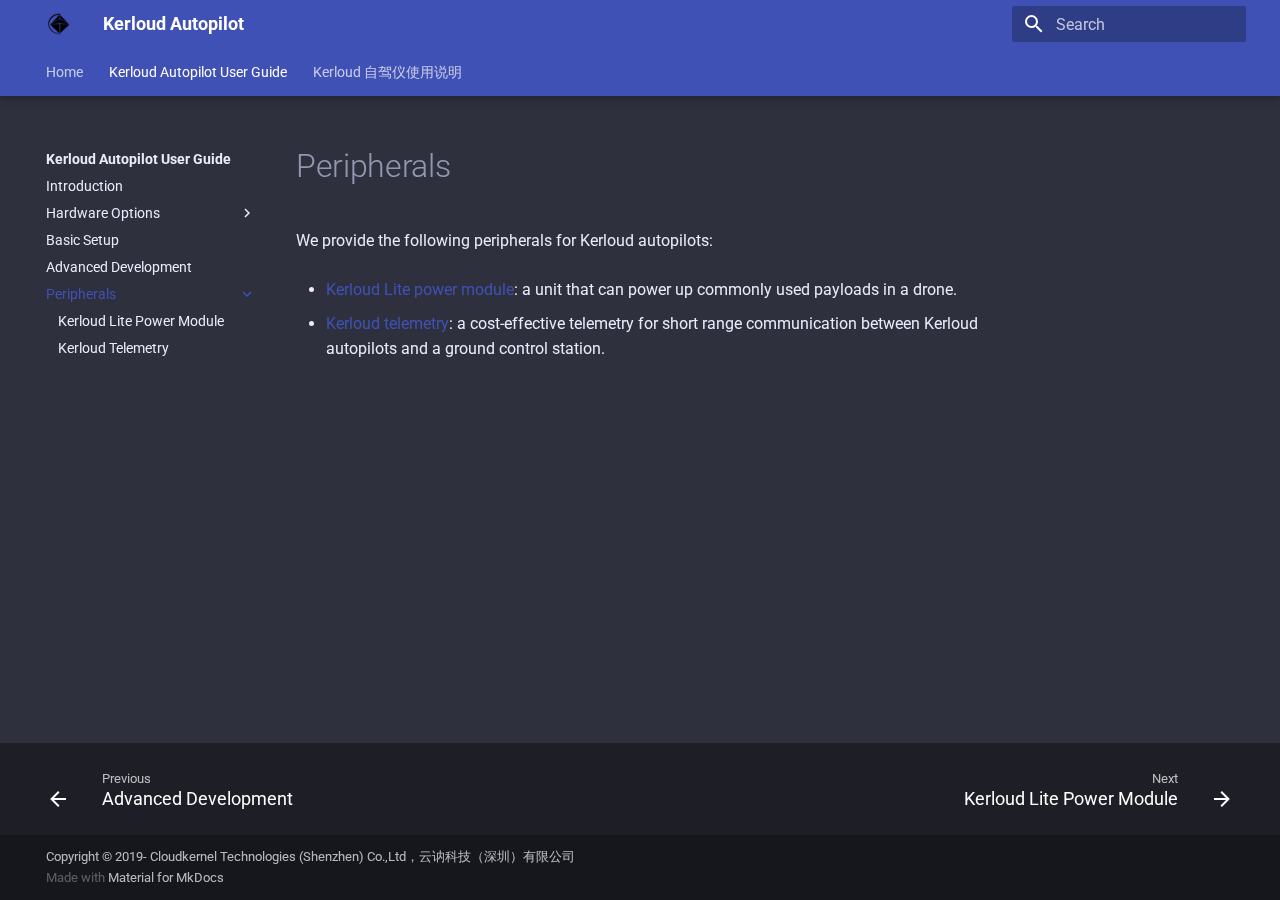
<file: kerloud_autopilot_doc/site/peripherals/index.html>
<!doctype html>
<html lang="en" class="no-js">
  <head>
    
      <meta charset="utf-8">
      <meta name="viewport" content="width=device-width,initial-scale=1">
      
      
      
        <link rel="canonical" href="http://cloudkernel-tech.gitee.io/kerloud-autopilot/peripherals/">
      
      <link rel="icon" href="../assets/logo.png">
      <meta name="generator" content="mkdocs-1.3.1, mkdocs-material-8.2.11">
    
    
      
        <title>Peripherals - Kerloud Autopilot</title>
      
    
    
      <link rel="stylesheet" href="../assets/stylesheets/main.8c5ef100.min.css">
      
        
        <link rel="stylesheet" href="../assets/stylesheets/palette.9647289d.min.css">
        
          
          
          <meta name="theme-color" content="#4051b5">
        
      
    
    
    
      
        
        
        <link rel="preconnect" href="https://fonts.gstatic.com" crossorigin>
        <link rel="stylesheet" href="https://fonts.googleapis.com/css?family=Roboto:300,300i,400,400i,700,700i%7CRoboto+Mono:400,400i,700,700i&display=fallback">
        <style>:root{--md-text-font:"Roboto";--md-code-font:"Roboto Mono"}</style>
      
    
    
    <script>__md_scope=new URL("..",location),__md_get=(e,_=localStorage,t=__md_scope)=>JSON.parse(_.getItem(t.pathname+"."+e)),__md_set=(e,_,t=localStorage,a=__md_scope)=>{try{t.setItem(a.pathname+"."+e,JSON.stringify(_))}catch(e){}}</script>
    
      

    
    
  </head>
  
  
    
    
    
    
    
    <body dir="ltr" data-md-color-scheme="slate" data-md-color-primary="indigo" data-md-color-accent="">
  
    
    
    <input class="md-toggle" data-md-toggle="drawer" type="checkbox" id="__drawer" autocomplete="off">
    <input class="md-toggle" data-md-toggle="search" type="checkbox" id="__search" autocomplete="off">
    <label class="md-overlay" for="__drawer"></label>
    <div data-md-component="skip">
      
        
        <a href="#peripherals" class="md-skip">
          Skip to content
        </a>
      
    </div>
    <div data-md-component="announce">
      
    </div>
    
    
      

  

<header class="md-header md-header--lifted" data-md-component="header">
  <nav class="md-header__inner md-grid" aria-label="Header">
    <a href="https://cloudkernel-tech.github.io" title="Kerloud Autopilot" class="md-header__button md-logo" aria-label="Kerloud Autopilot" data-md-component="logo">
      
  <img src="../assets/logo_mono.png" alt="logo">

    </a>
    <label class="md-header__button md-icon" for="__drawer">
      <svg xmlns="http://www.w3.org/2000/svg" viewBox="0 0 24 24"><path d="M3 6h18v2H3V6m0 5h18v2H3v-2m0 5h18v2H3v-2Z"/></svg>
    </label>
    <div class="md-header__title" data-md-component="header-title">
      <div class="md-header__ellipsis">
        <div class="md-header__topic">
          <span class="md-ellipsis">
            Kerloud Autopilot
          </span>
        </div>
        <div class="md-header__topic" data-md-component="header-topic">
          <span class="md-ellipsis">
            
              Peripherals
            
          </span>
        </div>
      </div>
    </div>
    
    
    
      <label class="md-header__button md-icon" for="__search">
        <svg xmlns="http://www.w3.org/2000/svg" viewBox="0 0 24 24"><path d="M9.5 3A6.5 6.5 0 0 1 16 9.5c0 1.61-.59 3.09-1.56 4.23l.27.27h.79l5 5-1.5 1.5-5-5v-.79l-.27-.27A6.516 6.516 0 0 1 9.5 16 6.5 6.5 0 0 1 3 9.5 6.5 6.5 0 0 1 9.5 3m0 2C7 5 5 7 5 9.5S7 14 9.5 14 14 12 14 9.5 12 5 9.5 5Z"/></svg>
      </label>
      <div class="md-search" data-md-component="search" role="dialog">
  <label class="md-search__overlay" for="__search"></label>
  <div class="md-search__inner" role="search">
    <form class="md-search__form" name="search">
      <input type="text" class="md-search__input" name="query" aria-label="Search" placeholder="Search" autocapitalize="off" autocorrect="off" autocomplete="off" spellcheck="false" data-md-component="search-query" required>
      <label class="md-search__icon md-icon" for="__search">
        <svg xmlns="http://www.w3.org/2000/svg" viewBox="0 0 24 24"><path d="M9.5 3A6.5 6.5 0 0 1 16 9.5c0 1.61-.59 3.09-1.56 4.23l.27.27h.79l5 5-1.5 1.5-5-5v-.79l-.27-.27A6.516 6.516 0 0 1 9.5 16 6.5 6.5 0 0 1 3 9.5 6.5 6.5 0 0 1 9.5 3m0 2C7 5 5 7 5 9.5S7 14 9.5 14 14 12 14 9.5 12 5 9.5 5Z"/></svg>
        <svg xmlns="http://www.w3.org/2000/svg" viewBox="0 0 24 24"><path d="M20 11v2H8l5.5 5.5-1.42 1.42L4.16 12l7.92-7.92L13.5 5.5 8 11h12Z"/></svg>
      </label>
      <nav class="md-search__options" aria-label="Search">
        
        <button type="reset" class="md-search__icon md-icon" aria-label="Clear" tabindex="-1">
          <svg xmlns="http://www.w3.org/2000/svg" viewBox="0 0 24 24"><path d="M19 6.41 17.59 5 12 10.59 6.41 5 5 6.41 10.59 12 5 17.59 6.41 19 12 13.41 17.59 19 19 17.59 13.41 12 19 6.41Z"/></svg>
        </button>
      </nav>
      
    </form>
    <div class="md-search__output">
      <div class="md-search__scrollwrap" data-md-scrollfix>
        <div class="md-search-result" data-md-component="search-result">
          <div class="md-search-result__meta">
            Initializing search
          </div>
          <ol class="md-search-result__list"></ol>
        </div>
      </div>
    </div>
  </div>
</div>
    
    
  </nav>
  
    
      
<nav class="md-tabs" aria-label="Tabs" data-md-component="tabs">
  <div class="md-tabs__inner md-grid">
    <ul class="md-tabs__list">
      
        
  
  


  <li class="md-tabs__item">
    <a href=".." class="md-tabs__link">
      Home
    </a>
  </li>

      
        
  
  
    
  


  
  
  
    <li class="md-tabs__item">
      <a href="../intro/" class="md-tabs__link md-tabs__link--active">
        Kerloud Autopilot User Guide
      </a>
    </li>
  

      
        
  
  


  
  
  
    <li class="md-tabs__item">
      <a href="../intro_zh/" class="md-tabs__link">
        Kerloud 自驾仪使用说明
      </a>
    </li>
  

      
    </ul>
  </div>
</nav>
    
  
</header>
    
    <div class="md-container" data-md-component="container">
      
      
        
      
      <main class="md-main" data-md-component="main">
        <div class="md-main__inner md-grid">
          
            
              
              <div class="md-sidebar md-sidebar--primary" data-md-component="sidebar" data-md-type="navigation" >
                <div class="md-sidebar__scrollwrap">
                  <div class="md-sidebar__inner">
                    

  


<nav class="md-nav md-nav--primary md-nav--lifted" aria-label="Navigation" data-md-level="0">
  <label class="md-nav__title" for="__drawer">
    <a href="https://cloudkernel-tech.github.io" title="Kerloud Autopilot" class="md-nav__button md-logo" aria-label="Kerloud Autopilot" data-md-component="logo">
      
  <img src="../assets/logo_mono.png" alt="logo">

    </a>
    Kerloud Autopilot
  </label>
  
  <ul class="md-nav__list" data-md-scrollfix>
    
      
      
      

  
  
  
    <li class="md-nav__item">
      <a href=".." class="md-nav__link">
        Home
      </a>
    </li>
  

    
      
      
      

  
  
    
  
  
    
    <li class="md-nav__item md-nav__item--active md-nav__item--nested">
      
      
        <input class="md-nav__toggle md-toggle" data-md-toggle="__nav_2" type="checkbox" id="__nav_2" checked>
      
      
      
        
          
        
          
        
          
        
          
        
          
        
      
      
        <label class="md-nav__link" for="__nav_2">
          Kerloud Autopilot User Guide
          <span class="md-nav__icon md-icon"></span>
        </label>
      
      <nav class="md-nav" aria-label="Kerloud Autopilot User Guide" data-md-level="1">
        <label class="md-nav__title" for="__nav_2">
          <span class="md-nav__icon md-icon"></span>
          Kerloud Autopilot User Guide
        </label>
        <ul class="md-nav__list" data-md-scrollfix>
          
            
              
  
  
  
    <li class="md-nav__item">
      <a href="../intro/" class="md-nav__link">
        Introduction
      </a>
    </li>
  

            
          
            
              
  
  
  
    
    <li class="md-nav__item md-nav__item--nested">
      
      
        <input class="md-nav__toggle md-toggle" data-md-toggle="__nav_2_2" type="checkbox" id="__nav_2_2" >
      
      
      
        
          
            
          
        
          
        
          
        
      
      
        
        
        <div class="md-nav__link md-nav__link--index ">
          <a href="../hardware/">Hardware Options</a>
          
            <label for="__nav_2_2">
              <span class="md-nav__icon md-icon"></span>
            </label>
          
        </div>
      
      <nav class="md-nav" aria-label="Hardware Options" data-md-level="2">
        <label class="md-nav__title" for="__nav_2_2">
          <span class="md-nav__icon md-icon"></span>
          Hardware Options
        </label>
        <ul class="md-nav__list" data-md-scrollfix>
          
            
          
            
              
  
  
  
    <li class="md-nav__item">
      <a href="../hardware/kerloud_uno/" class="md-nav__link">
        Kerloud Uno
      </a>
    </li>
  

            
          
            
              
  
  
  
    <li class="md-nav__item">
      <a href="../hardware/kerloud_mini/" class="md-nav__link">
        Kerloud Mini
      </a>
    </li>
  

            
          
        </ul>
      </nav>
    </li>
  

            
          
            
              
  
  
  
    <li class="md-nav__item">
      <a href="../basicsetup/" class="md-nav__link">
        Basic Setup
      </a>
    </li>
  

            
          
            
              
  
  
  
    <li class="md-nav__item">
      <a href="../advanceddev/" class="md-nav__link">
        Advanced Development
      </a>
    </li>
  

            
          
            
              
  
  
    
  
  
    
    <li class="md-nav__item md-nav__item--active md-nav__item--nested">
      
      
        <input class="md-nav__toggle md-toggle" data-md-toggle="__nav_2_5" type="checkbox" id="__nav_2_5" checked>
      
      
      
        
          
            
          
        
          
        
          
        
      
      
        
        
        <div class="md-nav__link md-nav__link--index md-nav__link--active">
          <a href="./">Peripherals</a>
          
            <label for="__nav_2_5">
              <span class="md-nav__icon md-icon"></span>
            </label>
          
        </div>
      
      <nav class="md-nav" aria-label="Peripherals" data-md-level="2">
        <label class="md-nav__title" for="__nav_2_5">
          <span class="md-nav__icon md-icon"></span>
          Peripherals
        </label>
        <ul class="md-nav__list" data-md-scrollfix>
          
            
          
            
              
  
  
  
    <li class="md-nav__item">
      <a href="kerloud_lite/" class="md-nav__link">
        Kerloud Lite Power Module
      </a>
    </li>
  

            
          
            
              
  
  
  
    <li class="md-nav__item">
      <a href="kerloud_telemetry/" class="md-nav__link">
        Kerloud Telemetry
      </a>
    </li>
  

            
          
        </ul>
      </nav>
    </li>
  

            
          
        </ul>
      </nav>
    </li>
  

    
      
      
      

  
  
  
    
    <li class="md-nav__item md-nav__item--nested">
      
      
        <input class="md-nav__toggle md-toggle" data-md-toggle="__nav_3" type="checkbox" id="__nav_3" >
      
      
      
        
          
        
          
        
          
        
          
        
          
        
      
      
        <label class="md-nav__link" for="__nav_3">
          Kerloud 自驾仪使用说明
          <span class="md-nav__icon md-icon"></span>
        </label>
      
      <nav class="md-nav" aria-label="Kerloud 自驾仪使用说明" data-md-level="1">
        <label class="md-nav__title" for="__nav_3">
          <span class="md-nav__icon md-icon"></span>
          Kerloud 自驾仪使用说明
        </label>
        <ul class="md-nav__list" data-md-scrollfix>
          
            
              
  
  
  
    <li class="md-nav__item">
      <a href="../intro_zh/" class="md-nav__link">
        介绍
      </a>
    </li>
  

            
          
            
              
  
  
  
    
    <li class="md-nav__item md-nav__item--nested">
      
      
        <input class="md-nav__toggle md-toggle" data-md-toggle="__nav_3_2" type="checkbox" id="__nav_3_2" >
      
      
      
        
          
            
          
        
          
        
          
        
      
      
        
        
        <div class="md-nav__link md-nav__link--index ">
          <a href="../hardware_zh/">硬件选项</a>
          
            <label for="__nav_3_2">
              <span class="md-nav__icon md-icon"></span>
            </label>
          
        </div>
      
      <nav class="md-nav" aria-label="硬件选项" data-md-level="2">
        <label class="md-nav__title" for="__nav_3_2">
          <span class="md-nav__icon md-icon"></span>
          硬件选项
        </label>
        <ul class="md-nav__list" data-md-scrollfix>
          
            
          
            
              
  
  
  
    <li class="md-nav__item">
      <a href="../hardware_zh/kerloud_uno_zh/" class="md-nav__link">
        Kerloud Uno
      </a>
    </li>
  

            
          
            
              
  
  
  
    <li class="md-nav__item">
      <a href="../hardware_zh/kerloud_mini_zh/" class="md-nav__link">
        Kerloud Mini
      </a>
    </li>
  

            
          
        </ul>
      </nav>
    </li>
  

            
          
            
              
  
  
  
    <li class="md-nav__item">
      <a href="../basicsetup_zh/" class="md-nav__link">
        基本设置
      </a>
    </li>
  

            
          
            
              
  
  
  
    <li class="md-nav__item">
      <a href="../advanceddev_zh/" class="md-nav__link">
        高级开发
      </a>
    </li>
  

            
          
            
              
  
  
  
    
    <li class="md-nav__item md-nav__item--nested">
      
      
        <input class="md-nav__toggle md-toggle" data-md-toggle="__nav_3_5" type="checkbox" id="__nav_3_5" >
      
      
      
        
          
            
          
        
          
        
          
        
      
      
        
        
        <div class="md-nav__link md-nav__link--index ">
          <a href="../peripherals_zh/">配套外设</a>
          
            <label for="__nav_3_5">
              <span class="md-nav__icon md-icon"></span>
            </label>
          
        </div>
      
      <nav class="md-nav" aria-label="配套外设" data-md-level="2">
        <label class="md-nav__title" for="__nav_3_5">
          <span class="md-nav__icon md-icon"></span>
          配套外设
        </label>
        <ul class="md-nav__list" data-md-scrollfix>
          
            
          
            
              
  
  
  
    <li class="md-nav__item">
      <a href="../peripherals_zh/kerloud_lite_zh/" class="md-nav__link">
        Kerloud Lite 供电模块
      </a>
    </li>
  

            
          
            
              
  
  
  
    <li class="md-nav__item">
      <a href="../peripherals_zh/kerloud_telemetry_zh/" class="md-nav__link">
        Kerloud Telemetry数传
      </a>
    </li>
  

            
          
        </ul>
      </nav>
    </li>
  

            
          
        </ul>
      </nav>
    </li>
  

    
  </ul>
</nav>
                  </div>
                </div>
              </div>
            
            
              
              <div class="md-sidebar md-sidebar--secondary" data-md-component="sidebar" data-md-type="toc" >
                <div class="md-sidebar__scrollwrap">
                  <div class="md-sidebar__inner">
                    

  

<nav class="md-nav md-nav--secondary" aria-label="Table of Contents">
  
  
  
    
  
  
</nav>
                  </div>
                </div>
              </div>
            
          
          <div class="md-content" data-md-component="content">
            <article class="md-content__inner md-typeset">
              
                


<h1 id="peripherals">Peripherals<a class="headerlink" href="#peripherals" title="Permanent link">&para;</a></h1>
<p>We provide the following peripherals for Kerloud autopilots:</p>
<ul>
<li>
<p><a href="kerloud_lite/">Kerloud Lite power module</a>: a unit that can power up commonly used payloads in a drone.</p>
</li>
<li>
<p><a href="kerloud_telemetry/">Kerloud telemetry</a>: a cost-effective telemetry for short range communication between Kerloud autopilots
and a ground control station.</p>
</li>
</ul>

              
            </article>
          </div>
        </div>
        
      </main>
      
        <footer class="md-footer">
  
    <nav class="md-footer__inner md-grid" aria-label="Footer">
      
        
        <a href="../advanceddev/" class="md-footer__link md-footer__link--prev" aria-label="Previous: Advanced Development" rel="prev">
          <div class="md-footer__button md-icon">
            <svg xmlns="http://www.w3.org/2000/svg" viewBox="0 0 24 24"><path d="M20 11v2H8l5.5 5.5-1.42 1.42L4.16 12l7.92-7.92L13.5 5.5 8 11h12Z"/></svg>
          </div>
          <div class="md-footer__title">
            <div class="md-ellipsis">
              <span class="md-footer__direction">
                Previous
              </span>
              Advanced Development
            </div>
          </div>
        </a>
      
      
        
        <a href="kerloud_lite/" class="md-footer__link md-footer__link--next" aria-label="Next: Kerloud Lite Power Module" rel="next">
          <div class="md-footer__title">
            <div class="md-ellipsis">
              <span class="md-footer__direction">
                Next
              </span>
              Kerloud Lite Power Module
            </div>
          </div>
          <div class="md-footer__button md-icon">
            <svg xmlns="http://www.w3.org/2000/svg" viewBox="0 0 24 24"><path d="M4 11v2h12l-5.5 5.5 1.42 1.42L19.84 12l-7.92-7.92L10.5 5.5 16 11H4Z"/></svg>
          </div>
        </a>
      
    </nav>
  
  <div class="md-footer-meta md-typeset">
    <div class="md-footer-meta__inner md-grid">
      <div class="md-copyright">
  
    <div class="md-copyright__highlight">
      Copyright &copy; 2019- Cloudkernel Technologies (Shenzhen) Co.,Ltd，云讷科技（深圳）有限公司
    </div>
  
  
    Made with
    <a href="https://squidfunk.github.io/mkdocs-material/" target="_blank" rel="noopener">
      Material for MkDocs
    </a>
  
</div>
      
    </div>
  </div>
</footer>
      
    </div>
    <div class="md-dialog" data-md-component="dialog">
      <div class="md-dialog__inner md-typeset"></div>
    </div>
    <script id="__config" type="application/json">{"base": "..", "features": ["navigation.tabs", "navigation.tabs.sticky", "navigation.indexes", "navigation.instant", "navigation.footer"], "search": "../assets/javascripts/workers/search.2a1c317c.min.js", "translations": {"clipboard.copied": "Copied to clipboard", "clipboard.copy": "Copy to clipboard", "search.config.lang": "en", "search.config.pipeline": "trimmer, stopWordFilter", "search.config.separator": "[\\s\\-]+", "search.placeholder": "Search", "search.result.more.one": "1 more on this page", "search.result.more.other": "# more on this page", "search.result.none": "No matching documents", "search.result.one": "1 matching document", "search.result.other": "# matching documents", "search.result.placeholder": "Type to start searching", "search.result.term.missing": "Missing", "select.version.title": "Select version"}}</script>
    
    
      <script src="../assets/javascripts/bundle.748e2769.min.js"></script>
      
    
  </body>
</html>
</file>
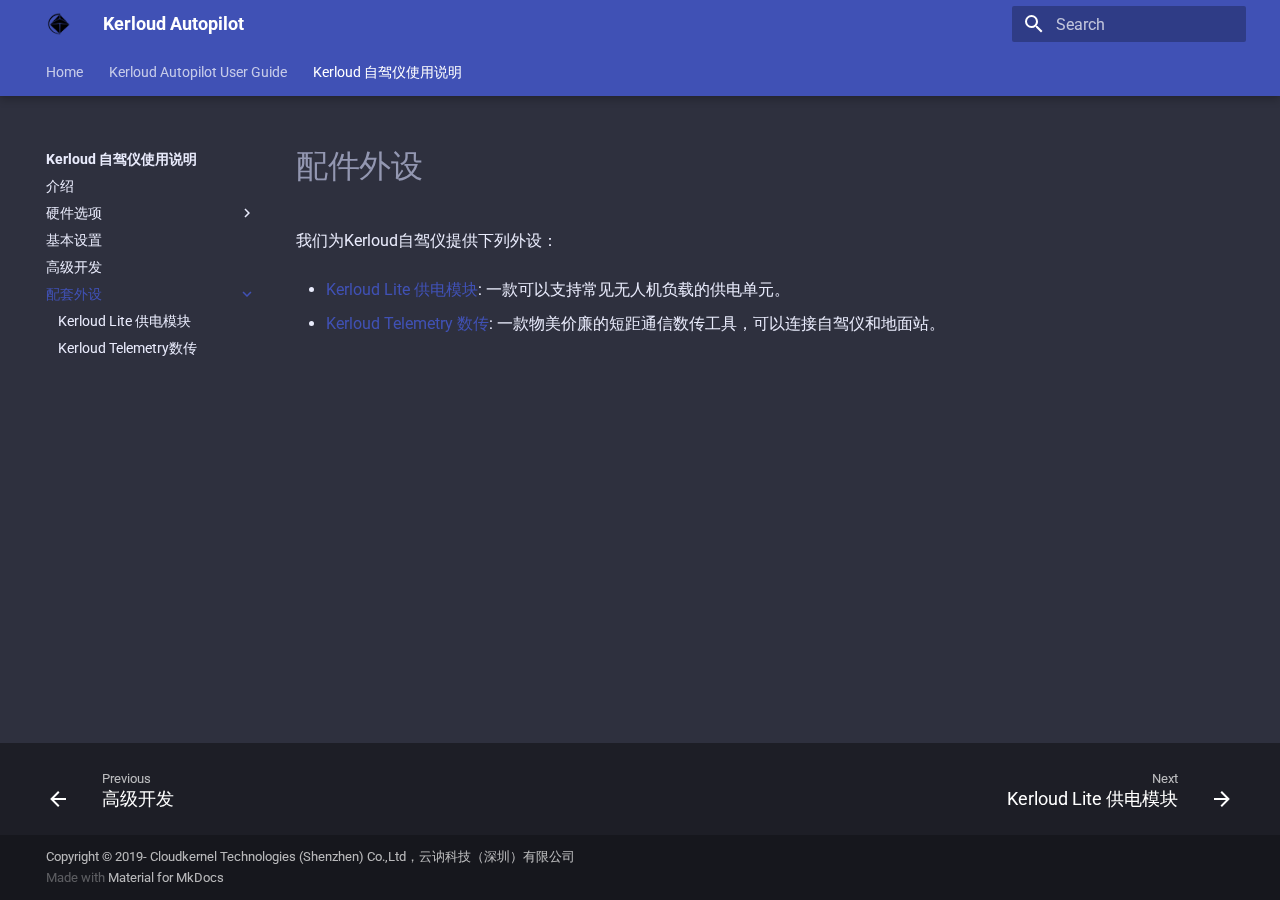
<file: kerloud_autopilot_doc/site/peripherals_zh/index.html>
<!doctype html>
<html lang="en" class="no-js">
  <head>
    
      <meta charset="utf-8">
      <meta name="viewport" content="width=device-width,initial-scale=1">
      
      
      
        <link rel="canonical" href="http://cloudkernel-tech.gitee.io/kerloud-autopilot/peripherals_zh/">
      
      <link rel="icon" href="../assets/logo.png">
      <meta name="generator" content="mkdocs-1.3.1, mkdocs-material-8.2.11">
    
    
      
        <title>配件外设 - Kerloud Autopilot</title>
      
    
    
      <link rel="stylesheet" href="../assets/stylesheets/main.8c5ef100.min.css">
      
        
        <link rel="stylesheet" href="../assets/stylesheets/palette.9647289d.min.css">
        
          
          
          <meta name="theme-color" content="#4051b5">
        
      
    
    
    
      
        
        
        <link rel="preconnect" href="https://fonts.gstatic.com" crossorigin>
        <link rel="stylesheet" href="https://fonts.googleapis.com/css?family=Roboto:300,300i,400,400i,700,700i%7CRoboto+Mono:400,400i,700,700i&display=fallback">
        <style>:root{--md-text-font:"Roboto";--md-code-font:"Roboto Mono"}</style>
      
    
    
    <script>__md_scope=new URL("..",location),__md_get=(e,_=localStorage,t=__md_scope)=>JSON.parse(_.getItem(t.pathname+"."+e)),__md_set=(e,_,t=localStorage,a=__md_scope)=>{try{t.setItem(a.pathname+"."+e,JSON.stringify(_))}catch(e){}}</script>
    
      

    
    
  </head>
  
  
    
    
    
    
    
    <body dir="ltr" data-md-color-scheme="slate" data-md-color-primary="indigo" data-md-color-accent="">
  
    
    
    <input class="md-toggle" data-md-toggle="drawer" type="checkbox" id="__drawer" autocomplete="off">
    <input class="md-toggle" data-md-toggle="search" type="checkbox" id="__search" autocomplete="off">
    <label class="md-overlay" for="__drawer"></label>
    <div data-md-component="skip">
      
        
        <a href="#_1" class="md-skip">
          Skip to content
        </a>
      
    </div>
    <div data-md-component="announce">
      
    </div>
    
    
      

  

<header class="md-header md-header--lifted" data-md-component="header">
  <nav class="md-header__inner md-grid" aria-label="Header">
    <a href="https://cloudkernel-tech.github.io" title="Kerloud Autopilot" class="md-header__button md-logo" aria-label="Kerloud Autopilot" data-md-component="logo">
      
  <img src="../assets/logo_mono.png" alt="logo">

    </a>
    <label class="md-header__button md-icon" for="__drawer">
      <svg xmlns="http://www.w3.org/2000/svg" viewBox="0 0 24 24"><path d="M3 6h18v2H3V6m0 5h18v2H3v-2m0 5h18v2H3v-2Z"/></svg>
    </label>
    <div class="md-header__title" data-md-component="header-title">
      <div class="md-header__ellipsis">
        <div class="md-header__topic">
          <span class="md-ellipsis">
            Kerloud Autopilot
          </span>
        </div>
        <div class="md-header__topic" data-md-component="header-topic">
          <span class="md-ellipsis">
            
              配件外设
            
          </span>
        </div>
      </div>
    </div>
    
    
    
      <label class="md-header__button md-icon" for="__search">
        <svg xmlns="http://www.w3.org/2000/svg" viewBox="0 0 24 24"><path d="M9.5 3A6.5 6.5 0 0 1 16 9.5c0 1.61-.59 3.09-1.56 4.23l.27.27h.79l5 5-1.5 1.5-5-5v-.79l-.27-.27A6.516 6.516 0 0 1 9.5 16 6.5 6.5 0 0 1 3 9.5 6.5 6.5 0 0 1 9.5 3m0 2C7 5 5 7 5 9.5S7 14 9.5 14 14 12 14 9.5 12 5 9.5 5Z"/></svg>
      </label>
      <div class="md-search" data-md-component="search" role="dialog">
  <label class="md-search__overlay" for="__search"></label>
  <div class="md-search__inner" role="search">
    <form class="md-search__form" name="search">
      <input type="text" class="md-search__input" name="query" aria-label="Search" placeholder="Search" autocapitalize="off" autocorrect="off" autocomplete="off" spellcheck="false" data-md-component="search-query" required>
      <label class="md-search__icon md-icon" for="__search">
        <svg xmlns="http://www.w3.org/2000/svg" viewBox="0 0 24 24"><path d="M9.5 3A6.5 6.5 0 0 1 16 9.5c0 1.61-.59 3.09-1.56 4.23l.27.27h.79l5 5-1.5 1.5-5-5v-.79l-.27-.27A6.516 6.516 0 0 1 9.5 16 6.5 6.5 0 0 1 3 9.5 6.5 6.5 0 0 1 9.5 3m0 2C7 5 5 7 5 9.5S7 14 9.5 14 14 12 14 9.5 12 5 9.5 5Z"/></svg>
        <svg xmlns="http://www.w3.org/2000/svg" viewBox="0 0 24 24"><path d="M20 11v2H8l5.5 5.5-1.42 1.42L4.16 12l7.92-7.92L13.5 5.5 8 11h12Z"/></svg>
      </label>
      <nav class="md-search__options" aria-label="Search">
        
        <button type="reset" class="md-search__icon md-icon" aria-label="Clear" tabindex="-1">
          <svg xmlns="http://www.w3.org/2000/svg" viewBox="0 0 24 24"><path d="M19 6.41 17.59 5 12 10.59 6.41 5 5 6.41 10.59 12 5 17.59 6.41 19 12 13.41 17.59 19 19 17.59 13.41 12 19 6.41Z"/></svg>
        </button>
      </nav>
      
    </form>
    <div class="md-search__output">
      <div class="md-search__scrollwrap" data-md-scrollfix>
        <div class="md-search-result" data-md-component="search-result">
          <div class="md-search-result__meta">
            Initializing search
          </div>
          <ol class="md-search-result__list"></ol>
        </div>
      </div>
    </div>
  </div>
</div>
    
    
  </nav>
  
    
      
<nav class="md-tabs" aria-label="Tabs" data-md-component="tabs">
  <div class="md-tabs__inner md-grid">
    <ul class="md-tabs__list">
      
        
  
  


  <li class="md-tabs__item">
    <a href=".." class="md-tabs__link">
      Home
    </a>
  </li>

      
        
  
  


  
  
  
    <li class="md-tabs__item">
      <a href="../intro/" class="md-tabs__link">
        Kerloud Autopilot User Guide
      </a>
    </li>
  

      
        
  
  
    
  


  
  
  
    <li class="md-tabs__item">
      <a href="../intro_zh/" class="md-tabs__link md-tabs__link--active">
        Kerloud 自驾仪使用说明
      </a>
    </li>
  

      
    </ul>
  </div>
</nav>
    
  
</header>
    
    <div class="md-container" data-md-component="container">
      
      
        
      
      <main class="md-main" data-md-component="main">
        <div class="md-main__inner md-grid">
          
            
              
              <div class="md-sidebar md-sidebar--primary" data-md-component="sidebar" data-md-type="navigation" >
                <div class="md-sidebar__scrollwrap">
                  <div class="md-sidebar__inner">
                    

  


<nav class="md-nav md-nav--primary md-nav--lifted" aria-label="Navigation" data-md-level="0">
  <label class="md-nav__title" for="__drawer">
    <a href="https://cloudkernel-tech.github.io" title="Kerloud Autopilot" class="md-nav__button md-logo" aria-label="Kerloud Autopilot" data-md-component="logo">
      
  <img src="../assets/logo_mono.png" alt="logo">

    </a>
    Kerloud Autopilot
  </label>
  
  <ul class="md-nav__list" data-md-scrollfix>
    
      
      
      

  
  
  
    <li class="md-nav__item">
      <a href=".." class="md-nav__link">
        Home
      </a>
    </li>
  

    
      
      
      

  
  
  
    
    <li class="md-nav__item md-nav__item--nested">
      
      
        <input class="md-nav__toggle md-toggle" data-md-toggle="__nav_2" type="checkbox" id="__nav_2" >
      
      
      
        
          
        
          
        
          
        
          
        
          
        
      
      
        <label class="md-nav__link" for="__nav_2">
          Kerloud Autopilot User Guide
          <span class="md-nav__icon md-icon"></span>
        </label>
      
      <nav class="md-nav" aria-label="Kerloud Autopilot User Guide" data-md-level="1">
        <label class="md-nav__title" for="__nav_2">
          <span class="md-nav__icon md-icon"></span>
          Kerloud Autopilot User Guide
        </label>
        <ul class="md-nav__list" data-md-scrollfix>
          
            
              
  
  
  
    <li class="md-nav__item">
      <a href="../intro/" class="md-nav__link">
        Introduction
      </a>
    </li>
  

            
          
            
              
  
  
  
    
    <li class="md-nav__item md-nav__item--nested">
      
      
        <input class="md-nav__toggle md-toggle" data-md-toggle="__nav_2_2" type="checkbox" id="__nav_2_2" >
      
      
      
        
          
            
          
        
          
        
          
        
      
      
        
        
        <div class="md-nav__link md-nav__link--index ">
          <a href="../hardware/">Hardware Options</a>
          
            <label for="__nav_2_2">
              <span class="md-nav__icon md-icon"></span>
            </label>
          
        </div>
      
      <nav class="md-nav" aria-label="Hardware Options" data-md-level="2">
        <label class="md-nav__title" for="__nav_2_2">
          <span class="md-nav__icon md-icon"></span>
          Hardware Options
        </label>
        <ul class="md-nav__list" data-md-scrollfix>
          
            
          
            
              
  
  
  
    <li class="md-nav__item">
      <a href="../hardware/kerloud_uno/" class="md-nav__link">
        Kerloud Uno
      </a>
    </li>
  

            
          
            
              
  
  
  
    <li class="md-nav__item">
      <a href="../hardware/kerloud_mini/" class="md-nav__link">
        Kerloud Mini
      </a>
    </li>
  

            
          
        </ul>
      </nav>
    </li>
  

            
          
            
              
  
  
  
    <li class="md-nav__item">
      <a href="../basicsetup/" class="md-nav__link">
        Basic Setup
      </a>
    </li>
  

            
          
            
              
  
  
  
    <li class="md-nav__item">
      <a href="../advanceddev/" class="md-nav__link">
        Advanced Development
      </a>
    </li>
  

            
          
            
              
  
  
  
    
    <li class="md-nav__item md-nav__item--nested">
      
      
        <input class="md-nav__toggle md-toggle" data-md-toggle="__nav_2_5" type="checkbox" id="__nav_2_5" >
      
      
      
        
          
            
          
        
          
        
          
        
      
      
        
        
        <div class="md-nav__link md-nav__link--index ">
          <a href="../peripherals/">Peripherals</a>
          
            <label for="__nav_2_5">
              <span class="md-nav__icon md-icon"></span>
            </label>
          
        </div>
      
      <nav class="md-nav" aria-label="Peripherals" data-md-level="2">
        <label class="md-nav__title" for="__nav_2_5">
          <span class="md-nav__icon md-icon"></span>
          Peripherals
        </label>
        <ul class="md-nav__list" data-md-scrollfix>
          
            
          
            
              
  
  
  
    <li class="md-nav__item">
      <a href="../peripherals/kerloud_lite/" class="md-nav__link">
        Kerloud Lite Power Module
      </a>
    </li>
  

            
          
            
              
  
  
  
    <li class="md-nav__item">
      <a href="../peripherals/kerloud_telemetry/" class="md-nav__link">
        Kerloud Telemetry
      </a>
    </li>
  

            
          
        </ul>
      </nav>
    </li>
  

            
          
        </ul>
      </nav>
    </li>
  

    
      
      
      

  
  
    
  
  
    
    <li class="md-nav__item md-nav__item--active md-nav__item--nested">
      
      
        <input class="md-nav__toggle md-toggle" data-md-toggle="__nav_3" type="checkbox" id="__nav_3" checked>
      
      
      
        
          
        
          
        
          
        
          
        
          
        
      
      
        <label class="md-nav__link" for="__nav_3">
          Kerloud 自驾仪使用说明
          <span class="md-nav__icon md-icon"></span>
        </label>
      
      <nav class="md-nav" aria-label="Kerloud 自驾仪使用说明" data-md-level="1">
        <label class="md-nav__title" for="__nav_3">
          <span class="md-nav__icon md-icon"></span>
          Kerloud 自驾仪使用说明
        </label>
        <ul class="md-nav__list" data-md-scrollfix>
          
            
              
  
  
  
    <li class="md-nav__item">
      <a href="../intro_zh/" class="md-nav__link">
        介绍
      </a>
    </li>
  

            
          
            
              
  
  
  
    
    <li class="md-nav__item md-nav__item--nested">
      
      
        <input class="md-nav__toggle md-toggle" data-md-toggle="__nav_3_2" type="checkbox" id="__nav_3_2" >
      
      
      
        
          
            
          
        
          
        
          
        
      
      
        
        
        <div class="md-nav__link md-nav__link--index ">
          <a href="../hardware_zh/">硬件选项</a>
          
            <label for="__nav_3_2">
              <span class="md-nav__icon md-icon"></span>
            </label>
          
        </div>
      
      <nav class="md-nav" aria-label="硬件选项" data-md-level="2">
        <label class="md-nav__title" for="__nav_3_2">
          <span class="md-nav__icon md-icon"></span>
          硬件选项
        </label>
        <ul class="md-nav__list" data-md-scrollfix>
          
            
          
            
              
  
  
  
    <li class="md-nav__item">
      <a href="../hardware_zh/kerloud_uno_zh/" class="md-nav__link">
        Kerloud Uno
      </a>
    </li>
  

            
          
            
              
  
  
  
    <li class="md-nav__item">
      <a href="../hardware_zh/kerloud_mini_zh/" class="md-nav__link">
        Kerloud Mini
      </a>
    </li>
  

            
          
        </ul>
      </nav>
    </li>
  

            
          
            
              
  
  
  
    <li class="md-nav__item">
      <a href="../basicsetup_zh/" class="md-nav__link">
        基本设置
      </a>
    </li>
  

            
          
            
              
  
  
  
    <li class="md-nav__item">
      <a href="../advanceddev_zh/" class="md-nav__link">
        高级开发
      </a>
    </li>
  

            
          
            
              
  
  
    
  
  
    
    <li class="md-nav__item md-nav__item--active md-nav__item--nested">
      
      
        <input class="md-nav__toggle md-toggle" data-md-toggle="__nav_3_5" type="checkbox" id="__nav_3_5" checked>
      
      
      
        
          
            
          
        
          
        
          
        
      
      
        
        
        <div class="md-nav__link md-nav__link--index md-nav__link--active">
          <a href="./">配套外设</a>
          
            <label for="__nav_3_5">
              <span class="md-nav__icon md-icon"></span>
            </label>
          
        </div>
      
      <nav class="md-nav" aria-label="配套外设" data-md-level="2">
        <label class="md-nav__title" for="__nav_3_5">
          <span class="md-nav__icon md-icon"></span>
          配套外设
        </label>
        <ul class="md-nav__list" data-md-scrollfix>
          
            
          
            
              
  
  
  
    <li class="md-nav__item">
      <a href="kerloud_lite_zh/" class="md-nav__link">
        Kerloud Lite 供电模块
      </a>
    </li>
  

            
          
            
              
  
  
  
    <li class="md-nav__item">
      <a href="kerloud_telemetry_zh/" class="md-nav__link">
        Kerloud Telemetry数传
      </a>
    </li>
  

            
          
        </ul>
      </nav>
    </li>
  

            
          
        </ul>
      </nav>
    </li>
  

    
  </ul>
</nav>
                  </div>
                </div>
              </div>
            
            
              
              <div class="md-sidebar md-sidebar--secondary" data-md-component="sidebar" data-md-type="toc" >
                <div class="md-sidebar__scrollwrap">
                  <div class="md-sidebar__inner">
                    

  

<nav class="md-nav md-nav--secondary" aria-label="Table of Contents">
  
  
  
    
  
  
</nav>
                  </div>
                </div>
              </div>
            
          
          <div class="md-content" data-md-component="content">
            <article class="md-content__inner md-typeset">
              
                


<h1 id="_1">配件外设<a class="headerlink" href="#_1" title="Permanent link">&para;</a></h1>
<p>我们为Kerloud自驾仪提供下列外设：</p>
<ul>
<li>
<p><a href="kerloud_lite_zh/">Kerloud Lite 供电模块</a>: 一款可以支持常见无人机负载的供电单元。</p>
</li>
<li>
<p><a href="kerloud_telemetry_zh/">Kerloud Telemetry 数传</a>: 一款物美价廉的短距通信数传工具，可以连接自驾仪和地面站。</p>
</li>
</ul>

              
            </article>
          </div>
        </div>
        
      </main>
      
        <footer class="md-footer">
  
    <nav class="md-footer__inner md-grid" aria-label="Footer">
      
        
        <a href="../advanceddev_zh/" class="md-footer__link md-footer__link--prev" aria-label="Previous: 高级开发" rel="prev">
          <div class="md-footer__button md-icon">
            <svg xmlns="http://www.w3.org/2000/svg" viewBox="0 0 24 24"><path d="M20 11v2H8l5.5 5.5-1.42 1.42L4.16 12l7.92-7.92L13.5 5.5 8 11h12Z"/></svg>
          </div>
          <div class="md-footer__title">
            <div class="md-ellipsis">
              <span class="md-footer__direction">
                Previous
              </span>
              高级开发
            </div>
          </div>
        </a>
      
      
        
        <a href="kerloud_lite_zh/" class="md-footer__link md-footer__link--next" aria-label="Next: Kerloud Lite 供电模块" rel="next">
          <div class="md-footer__title">
            <div class="md-ellipsis">
              <span class="md-footer__direction">
                Next
              </span>
              Kerloud Lite 供电模块
            </div>
          </div>
          <div class="md-footer__button md-icon">
            <svg xmlns="http://www.w3.org/2000/svg" viewBox="0 0 24 24"><path d="M4 11v2h12l-5.5 5.5 1.42 1.42L19.84 12l-7.92-7.92L10.5 5.5 16 11H4Z"/></svg>
          </div>
        </a>
      
    </nav>
  
  <div class="md-footer-meta md-typeset">
    <div class="md-footer-meta__inner md-grid">
      <div class="md-copyright">
  
    <div class="md-copyright__highlight">
      Copyright &copy; 2019- Cloudkernel Technologies (Shenzhen) Co.,Ltd，云讷科技（深圳）有限公司
    </div>
  
  
    Made with
    <a href="https://squidfunk.github.io/mkdocs-material/" target="_blank" rel="noopener">
      Material for MkDocs
    </a>
  
</div>
      
    </div>
  </div>
</footer>
      
    </div>
    <div class="md-dialog" data-md-component="dialog">
      <div class="md-dialog__inner md-typeset"></div>
    </div>
    <script id="__config" type="application/json">{"base": "..", "features": ["navigation.tabs", "navigation.tabs.sticky", "navigation.indexes", "navigation.instant", "navigation.footer"], "search": "../assets/javascripts/workers/search.2a1c317c.min.js", "translations": {"clipboard.copied": "Copied to clipboard", "clipboard.copy": "Copy to clipboard", "search.config.lang": "en", "search.config.pipeline": "trimmer, stopWordFilter", "search.config.separator": "[\\s\\-]+", "search.placeholder": "Search", "search.result.more.one": "1 more on this page", "search.result.more.other": "# more on this page", "search.result.none": "No matching documents", "search.result.one": "1 matching document", "search.result.other": "# matching documents", "search.result.placeholder": "Type to start searching", "search.result.term.missing": "Missing", "select.version.title": "Select version"}}</script>
    
    
      <script src="../assets/javascripts/bundle.748e2769.min.js"></script>
      
    
  </body>
</html>
</file>
<file: assets/css/agency.css>
body { overflow-x: hidden; font-family: -apple-system, BlinkMacSystemFont, 'Segoe UI', Roboto, 'Helvetica Neue', Arial, sans-serif, 'Apple Color Emoji', 'Segoe UI Emoji', 'Segoe UI Symbol', 'Noto Color Emoji'; }

p { line-height: 1.75; }

a { color: #fed136; }

a:hover { color: #fec503; }

.text-primary { color: #fed136 !important; }

h1, h2, h3, h4, h5, h6 { font-weight: 700; font-family: 'Montserrat', -apple-system, BlinkMacSystemFont, 'Segoe UI', Roboto, 'Helvetica Neue', Arial, sans-serif, 'Apple Color Emoji', 'Segoe UI Emoji', 'Segoe UI Symbol', 'Noto Color Emoji'; }

.page-section { padding: 100px 0; }

.page-section h2.section-heading { font-size: 40px; margin-top: 0; margin-bottom: 15px; }

.page-section h3.section-subheading { font-size: 16px; font-weight: 400; font-style: italic; margin-bottom: 75px; text-transform: none; font-family: 'Droid Serif', -apple-system, BlinkMacSystemFont, 'Segoe UI', Roboto, 'Helvetica Neue', Arial, sans-serif, 'Apple Color Emoji', 'Segoe UI Emoji', 'Segoe UI Symbol', 'Noto Color Emoji'; }

@media (min-width: 768px) { section { padding: 150px 0; } }

::-moz-selection { background: #fed136; text-shadow: none; }

::selection { background: #fed136; text-shadow: none; }

img::selection { background: transparent; }

img::-moz-selection { background: transparent; }

.btn { font-family: 'Montserrat', -apple-system, BlinkMacSystemFont, 'Segoe UI', Roboto, 'Helvetica Neue', Arial, sans-serif, 'Apple Color Emoji', 'Segoe UI Emoji', 'Segoe UI Symbol', 'Noto Color Emoji'; font-weight: 700; }

.btn-xl { font-size: 18px; padding: 20px 40px; }

.btn-primary { background-color: #fed136; border-color: #fed136; }

.btn-primary:active, .btn-primary:focus, .btn-primary:hover { background-color: #fec810 !important; border-color: #fec810 !important; color: white; }

.btn-primary:active, .btn-primary:focus { box-shadow: 0 0 0 0.2rem rgba(254, 209, 55, 0.5) !important; }

#mainNav { background-color: #212529; }

#mainNav .navbar-toggler { font-size: 12px; right: 0; padding: 13px; text-transform: uppercase; color: white; border: 0; background-color: #fed136; font-family: 'Montserrat', -apple-system, BlinkMacSystemFont, 'Segoe UI', Roboto, 'Helvetica Neue', Arial, sans-serif, 'Apple Color Emoji', 'Segoe UI Emoji', 'Segoe UI Symbol', 'Noto Color Emoji'; }

#mainNav .navbar-brand { color: #fed136; font-family: 'Kaushan Script', -apple-system, BlinkMacSystemFont, 'Segoe UI', Roboto, 'Helvetica Neue', Arial, sans-serif, 'Apple Color Emoji', 'Segoe UI Emoji', 'Segoe UI Symbol', 'Noto Color Emoji'; }

#mainNav .navbar-brand.active, #mainNav .navbar-brand:active, #mainNav .navbar-brand:focus, #mainNav .navbar-brand:hover { color: #fec503; }

#mainNav .navbar-nav .nav-item .nav-link { font-size: 90%; font-weight: 400; padding: 0.75em 0; letter-spacing: 1px; color: white; font-family: 'Montserrat', -apple-system, BlinkMacSystemFont, 'Segoe UI', Roboto, 'Helvetica Neue', Arial, sans-serif, 'Apple Color Emoji', 'Segoe UI Emoji', 'Segoe UI Symbol', 'Noto Color Emoji'; }

#mainNav .navbar-nav .nav-item .nav-link.active, #mainNav .navbar-nav .nav-item .nav-link:hover { color: #fed136; }

@media (min-width: 992px) { #mainNav { padding-top: 25px; padding-bottom: 25px; -webkit-transition: padding-top 0.3s, padding-bottom 0.3s; -moz-transition: padding-top 0.3s, padding-bottom 0.3s; transition: padding-top 0.3s, padding-bottom 0.3s; border: none; background-color: transparent; } #mainNav .navbar-brand { font-size: 1.75em; -webkit-transition: all 0.3s; -moz-transition: all 0.3s; transition: all 0.3s; } #mainNav .navbar-nav .nav-item .nav-link { padding: 1.1em 1em !important; } #mainNav.navbar-shrink { padding-top: 0; padding-bottom: 0; background-color: #212529; } #mainNav.navbar-shrink .navbar-brand { font-size: 1.25em; padding: 12px 0; } }

header.masthead { text-align: center; color: white; background-image: url("../img/light-sky-star.jpg"); background-repeat: no-repeat; background-attachment: scroll; background-position: center center; background-size: cover; }

header.masthead .intro-text { padding-top: 150px; padding-bottom: 100px; }

header.masthead .intro-text .intro-lead-in { font-size: 22px; font-style: italic; line-height: 22px; margin-bottom: 25px; font-family: 'Droid Serif', -apple-system, BlinkMacSystemFont, 'Segoe UI', Roboto, 'Helvetica Neue', Arial, sans-serif, 'Apple Color Emoji', 'Segoe UI Emoji', 'Segoe UI Symbol', 'Noto Color Emoji'; }

header.masthead .intro-text .intro-heading { font-size: 50px; font-weight: 700; line-height: 50px; margin-bottom: 25px; font-family: 'Montserrat', -apple-system, BlinkMacSystemFont, 'Segoe UI', Roboto, 'Helvetica Neue', Arial, sans-serif, 'Apple Color Emoji', 'Segoe UI Emoji', 'Segoe UI Symbol', 'Noto Color Emoji'; }

@media (min-width: 768px) { header.masthead .intro-text { padding-top: 300px; padding-bottom: 200px; } header.masthead .intro-text .intro-lead-in { font-size: 40px; font-style: italic; line-height: 40px; margin-bottom: 25px; font-family: 'Droid Serif', -apple-system, BlinkMacSystemFont, 'Segoe UI', Roboto, 'Helvetica Neue', Arial, sans-serif, 'Apple Color Emoji', 'Segoe UI Emoji', 'Segoe UI Symbol', 'Noto Color Emoji'; } header.masthead .intro-text .intro-heading { font-size: 75px; font-weight: 700; line-height: 75px; margin-bottom: 50px; font-family: 'Montserrat', -apple-system, BlinkMacSystemFont, 'Segoe UI', Roboto, 'Helvetica Neue', Arial, sans-serif, 'Apple Color Emoji', 'Segoe UI Emoji', 'Segoe UI Symbol', 'Noto Color Emoji'; } }

.service-heading { margin: 15px 0; text-transform: none; }

#portfolio .portfolio-item { right: 0; margin: 0 0 15px; }

#portfolio .portfolio-item .portfolio-link { position: relative; display: block; max-width: 400px; margin: 0 auto; cursor: pointer; }

#portfolio .portfolio-item .portfolio-link .portfolio-hover { position: absolute; width: 100%; height: 100%; -webkit-transition: all ease 0.5s; -moz-transition: all ease 0.5s; transition: all ease 0.5s; opacity: 0; background: rgba(254, 209, 54, 0.9); }

#portfolio .portfolio-item .portfolio-link .portfolio-hover:hover { opacity: 1; }

#portfolio .portfolio-item .portfolio-link .portfolio-hover .portfolio-hover-content { font-size: 20px; position: absolute; top: 50%; width: 100%; height: 20px; margin-top: -12px; text-align: center; color: white; }

#portfolio .portfolio-item .portfolio-link .portfolio-hover .portfolio-hover-content i { margin-top: -12px; }

#portfolio .portfolio-item .portfolio-link .portfolio-hover .portfolio-hover-content h3, #portfolio .portfolio-item .portfolio-link .portfolio-hover .portfolio-hover-content h4 { margin: 0; }

#portfolio .portfolio-item .portfolio-caption { max-width: 400px; margin: 0 auto; padding: 25px; text-align: center; background-color: #fff; }

#portfolio .portfolio-item .portfolio-caption h4 { margin: 0; text-transform: none; }

#portfolio .portfolio-item .portfolio-caption p { font-size: 16px; font-style: italic; margin: 0; font-family: 'Droid Serif', -apple-system, BlinkMacSystemFont, 'Segoe UI', Roboto, 'Helvetica Neue', Arial, sans-serif, 'Apple Color Emoji', 'Segoe UI Emoji', 'Segoe UI Symbol', 'Noto Color Emoji'; }

#portfolio * { z-index: 2; }

@media (min-width: 767px) { #portfolio .portfolio-item { margin: 0 0 30px; } }

.portfolio-modal .modal-dialog { margin: 1rem; max-width: 100vw; }

.portfolio-modal .modal-content { padding: 100px 0; text-align: center; }

.portfolio-modal .modal-content h2 { font-size: 3em; margin-bottom: 15px; }

.portfolio-modal .modal-content p { margin-bottom: 30px; }

.portfolio-modal .modal-content p.item-intro { font-size: 16px; font-style: italic; margin: 20px 0 30px; font-family: 'Droid Serif', -apple-system, BlinkMacSystemFont, 'Segoe UI', Roboto, 'Helvetica Neue', Arial, sans-serif, 'Apple Color Emoji', 'Segoe UI Emoji', 'Segoe UI Symbol', 'Noto Color Emoji'; }

.portfolio-modal .modal-content ul.list-inline { margin-top: 0; margin-bottom: 30px; }

.portfolio-modal .modal-content img { margin-bottom: 30px; }

.portfolio-modal .modal-content button { cursor: pointer; }

.portfolio-modal .close-modal { position: absolute; top: 25px; right: 25px; width: 75px; height: 75px; cursor: pointer; background-color: transparent; }

.portfolio-modal .close-modal:hover { opacity: 0.3; }

.portfolio-modal .close-modal .lr { /* Safari and Chrome */ z-index: 1051; width: 1px; height: 75px; margin-left: 35px; /* IE 9 */ -webkit-transform: rotate(45deg); -ms-transform: rotate(45deg); transform: rotate(45deg); background-color: #212529; }

.portfolio-modal .close-modal .lr .rl { /* Safari and Chrome */ z-index: 1052; width: 1px; height: 75px; /* IE 9 */ -webkit-transform: rotate(90deg); -ms-transform: rotate(90deg); transform: rotate(90deg); background-color: #212529; }

.timeline { position: relative; padding: 0; list-style: none; }

.timeline:before { position: absolute; top: 0; bottom: 0; left: 40px; width: 2px; margin-left: -1.5px; content: ''; background-color: #e9ecef; }

.timeline > li { position: relative; min-height: 50px; margin-bottom: 50px; }

.timeline > li:after, .timeline > li:before { display: table; content: ' '; }

.timeline > li:after { clear: both; }

.timeline > li .timeline-panel { position: relative; float: right; width: 100%; padding: 0 20px 0 100px; text-align: left; }

.timeline > li .timeline-panel:before { right: auto; left: -15px; border-right-width: 15px; border-left-width: 0; }

.timeline > li .timeline-panel:after { right: auto; left: -14px; border-right-width: 14px; border-left-width: 0; }

.timeline > li .timeline-image { position: absolute; z-index: 100; left: 0; width: 80px; height: 80px; margin-left: 0; text-align: center; color: #fff; border: 7px solid #e9ecef; border-radius: 100%; background-color: #fed136; }

.timeline > li .timeline-image h4 { font-size: 10px; line-height: 14px; margin-top: 12px; }

.timeline > li.timeline-inverted > .timeline-panel { float: right; padding: 0 20px 0 100px; text-align: left; }

.timeline > li.timeline-inverted > .timeline-panel:before { right: auto; left: -15px; border-right-width: 15px; border-left-width: 0; }

.timeline > li.timeline-inverted > .timeline-panel:after { right: auto; left: -14px; border-right-width: 14px; border-left-width: 0; }

.timeline > li:last-child { margin-bottom: 0; }

.timeline .timeline-heading h4 { margin-top: 0; color: inherit; }

.timeline .timeline-heading h4.subheading { text-transform: none; }

.timeline .timeline-body > ul, .timeline .timeline-body > p { margin-bottom: 0; }

@media (min-width: 768px) { .timeline:before { left: 50%; } .timeline > li { min-height: 100px; margin-bottom: 100px; } .timeline > li .timeline-panel { float: left; width: 41%; padding: 0 20px 20px 30px; text-align: right; } .timeline > li .timeline-image { left: 50%; width: 100px; height: 100px; margin-left: -50px; } .timeline > li .timeline-image h4 { font-size: 13px; line-height: 18px; margin-top: 16px; } .timeline > li.timeline-inverted > .timeline-panel { float: right; padding: 0 30px 20px 20px; text-align: left; } }

@media (min-width: 992px) { .timeline > li { min-height: 150px; } .timeline > li .timeline-panel { padding: 0 20px 20px; } .timeline > li .timeline-image { width: 150px; height: 150px; margin-left: -75px; } .timeline > li .timeline-image h4 { font-size: 18px; line-height: 26px; margin-top: 30px; } .timeline > li.timeline-inverted > .timeline-panel { padding: 0 20px 20px; } }

@media (min-width: 1200px) { .timeline > li { min-height: 170px; } .timeline > li .timeline-panel { padding: 0 20px 20px 100px; } .timeline > li .timeline-image { width: 170px; height: 170px; margin-left: -85px; } .timeline > li .timeline-image h4 { margin-top: 40px; } .timeline > li.timeline-inverted > .timeline-panel { padding: 0 100px 20px 20px; } }

.team-member { margin-bottom: 50px; text-align: center; }

.team-member img { width: 225px; height: 225px; border: 7px solid rgba(0, 0, 0, 0.1); }

.team-member h4 { margin-top: 25px; margin-bottom: 0; text-transform: none; }

.team-member p { margin-top: 0; }

section#contact { background-color: #212529; background-image: url("../img/map-image.png"); background-repeat: no-repeat; background-position: center; }

section#contact .section-heading { color: #fff; }

section#contact .form-group { margin-bottom: 25px; }

section#contact .form-group input, section#contact .form-group textarea { padding: 20px; }

section#contact .form-group input.form-control { height: auto; }

section#contact .form-group textarea.form-control { height: 248px; }

section#contact .form-control:focus { border-color: #fed136; box-shadow: none; }

section#contact ::-webkit-input-placeholder { font-weight: 700; color: #ced4da; font-family: 'Montserrat', -apple-system, BlinkMacSystemFont, 'Segoe UI', Roboto, 'Helvetica Neue', Arial, sans-serif, 'Apple Color Emoji', 'Segoe UI Emoji', 'Segoe UI Symbol', 'Noto Color Emoji'; }

section#contact :-moz-placeholder { font-weight: 700; color: #ced4da; font-family: 'Montserrat', -apple-system, BlinkMacSystemFont, 'Segoe UI', Roboto, 'Helvetica Neue', Arial, sans-serif, 'Apple Color Emoji', 'Segoe UI Emoji', 'Segoe UI Symbol', 'Noto Color Emoji'; }

section#contact ::-moz-placeholder { font-weight: 700; color: #ced4da; font-family: 'Montserrat', -apple-system, BlinkMacSystemFont, 'Segoe UI', Roboto, 'Helvetica Neue', Arial, sans-serif, 'Apple Color Emoji', 'Segoe UI Emoji', 'Segoe UI Symbol', 'Noto Color Emoji'; }

section#contact :-ms-input-placeholder { font-weight: 700; color: #ced4da; font-family: 'Montserrat', -apple-system, BlinkMacSystemFont, 'Segoe UI', Roboto, 'Helvetica Neue', Arial, sans-serif, 'Apple Color Emoji', 'Segoe UI Emoji', 'Segoe UI Symbol', 'Noto Color Emoji'; }

.footer { padding: 25px 0; text-align: center; }

.footer span.copyright { font-size: 90%; line-height: 40px; text-transform: none; font-family: 'Montserrat', -apple-system, BlinkMacSystemFont, 'Segoe UI', Roboto, 'Helvetica Neue', Arial, sans-serif, 'Apple Color Emoji', 'Segoe UI Emoji', 'Segoe UI Symbol', 'Noto Color Emoji'; }

.footer ul.quicklinks { font-size: 90%; line-height: 40px; margin-bottom: 0; text-transform: none; font-family: 'Montserrat', -apple-system, BlinkMacSystemFont, 'Segoe UI', Roboto, 'Helvetica Neue', Arial, sans-serif, 'Apple Color Emoji', 'Segoe UI Emoji', 'Segoe UI Symbol', 'Noto Color Emoji'; }

ul.social-buttons { margin-bottom: 0; }

ul.social-buttons li a { font-size: 20px; line-height: 50px; display: block; width: 50px; height: 50px; -webkit-transition: all 0.3s; -moz-transition: all 0.3s; transition: all 0.3s; color: white; border-radius: 100%; outline: none; background-color: #212529; }

ul.social-buttons li a:active, ul.social-buttons li a:focus, ul.social-buttons li a:hover { background-color: #fed136; }

/*# sourceMappingURL=agency.css.map */
</file>
<file: zh/assets/css/agency.css>
body { overflow-x: hidden; font-family: -apple-system, BlinkMacSystemFont, 'Segoe UI', Roboto, 'Helvetica Neue', Arial, sans-serif, 'Apple Color Emoji', 'Segoe UI Emoji', 'Segoe UI Symbol', 'Noto Color Emoji'; }

p { line-height: 1.75; }

a { color: #fed136; }

a:hover { color: #fec503; }

.text-primary { color: #fed136 !important; }

h1, h2, h3, h4, h5, h6 { font-weight: 700; font-family: 'Montserrat', -apple-system, BlinkMacSystemFont, 'Segoe UI', Roboto, 'Helvetica Neue', Arial, sans-serif, 'Apple Color Emoji', 'Segoe UI Emoji', 'Segoe UI Symbol', 'Noto Color Emoji'; }

.page-section { padding: 100px 0; }

.page-section h2.section-heading { font-size: 40px; margin-top: 0; margin-bottom: 15px; }

.page-section h3.section-subheading { font-size: 16px; font-weight: 400; font-style: italic; margin-bottom: 75px; text-transform: none; font-family: 'Droid Serif', -apple-system, BlinkMacSystemFont, 'Segoe UI', Roboto, 'Helvetica Neue', Arial, sans-serif, 'Apple Color Emoji', 'Segoe UI Emoji', 'Segoe UI Symbol', 'Noto Color Emoji'; }

@media (min-width: 768px) { section { padding: 150px 0; } }

::-moz-selection { background: #fed136; text-shadow: none; }

::selection { background: #fed136; text-shadow: none; }

img::selection { background: transparent; }

img::-moz-selection { background: transparent; }

.btn { font-family: 'Montserrat', -apple-system, BlinkMacSystemFont, 'Segoe UI', Roboto, 'Helvetica Neue', Arial, sans-serif, 'Apple Color Emoji', 'Segoe UI Emoji', 'Segoe UI Symbol', 'Noto Color Emoji'; font-weight: 700; }

.btn-xl { font-size: 18px; padding: 20px 40px; }

.btn-primary { background-color: #fed136; border-color: #fed136; }

.btn-primary:active, .btn-primary:focus, .btn-primary:hover { background-color: #fec810 !important; border-color: #fec810 !important; color: white; }

.btn-primary:active, .btn-primary:focus { box-shadow: 0 0 0 0.2rem rgba(254, 209, 55, 0.5) !important; }

#mainNav { background-color: #212529; }

#mainNav .navbar-toggler { font-size: 12px; right: 0; padding: 13px; text-transform: uppercase; color: white; border: 0; background-color: #fed136; font-family: 'Montserrat', -apple-system, BlinkMacSystemFont, 'Segoe UI', Roboto, 'Helvetica Neue', Arial, sans-serif, 'Apple Color Emoji', 'Segoe UI Emoji', 'Segoe UI Symbol', 'Noto Color Emoji'; }

#mainNav .navbar-brand { color: #fed136; font-family: 'Kaushan Script', -apple-system, BlinkMacSystemFont, 'Segoe UI', Roboto, 'Helvetica Neue', Arial, sans-serif, 'Apple Color Emoji', 'Segoe UI Emoji', 'Segoe UI Symbol', 'Noto Color Emoji'; }

#mainNav .navbar-brand.active, #mainNav .navbar-brand:active, #mainNav .navbar-brand:focus, #mainNav .navbar-brand:hover { color: #fec503; }

#mainNav .navbar-nav .nav-item .nav-link { font-size: 90%; font-weight: 400; padding: 0.75em 0; letter-spacing: 1px; color: white; font-family: 'Montserrat', -apple-system, BlinkMacSystemFont, 'Segoe UI', Roboto, 'Helvetica Neue', Arial, sans-serif, 'Apple Color Emoji', 'Segoe UI Emoji', 'Segoe UI Symbol', 'Noto Color Emoji'; }

#mainNav .navbar-nav .nav-item .nav-link.active, #mainNav .navbar-nav .nav-item .nav-link:hover { color: #fed136; }

@media (min-width: 992px) { #mainNav { padding-top: 25px; padding-bottom: 25px; -webkit-transition: padding-top 0.3s, padding-bottom 0.3s; -moz-transition: padding-top 0.3s, padding-bottom 0.3s; transition: padding-top 0.3s, padding-bottom 0.3s; border: none; background-color: transparent; } #mainNav .navbar-brand { font-size: 1.75em; -webkit-transition: all 0.3s; -moz-transition: all 0.3s; transition: all 0.3s; } #mainNav .navbar-nav .nav-item .nav-link { padding: 1.1em 1em !important; } #mainNav.navbar-shrink { padding-top: 0; padding-bottom: 0; background-color: #212529; } #mainNav.navbar-shrink .navbar-brand { font-size: 1.25em; padding: 12px 0; } }

header.masthead { text-align: center; color: white; background-image: url("../img/light-sky-star.jpg"); background-repeat: no-repeat; background-attachment: scroll; background-position: center center; background-size: cover; }

header.masthead .intro-text { padding-top: 150px; padding-bottom: 100px; }

header.masthead .intro-text .intro-lead-in { font-size: 22px; font-style: italic; line-height: 22px; margin-bottom: 25px; font-family: 'Droid Serif', -apple-system, BlinkMacSystemFont, 'Segoe UI', Roboto, 'Helvetica Neue', Arial, sans-serif, 'Apple Color Emoji', 'Segoe UI Emoji', 'Segoe UI Symbol', 'Noto Color Emoji'; }

header.masthead .intro-text .intro-heading { font-size: 50px; font-weight: 700; line-height: 50px; margin-bottom: 25px; font-family: 'Montserrat', -apple-system, BlinkMacSystemFont, 'Segoe UI', Roboto, 'Helvetica Neue', Arial, sans-serif, 'Apple Color Emoji', 'Segoe UI Emoji', 'Segoe UI Symbol', 'Noto Color Emoji'; }

@media (min-width: 768px) { header.masthead .intro-text { padding-top: 300px; padding-bottom: 200px; } header.masthead .intro-text .intro-lead-in { font-size: 40px; font-style: italic; line-height: 40px; margin-bottom: 25px; font-family: 'Droid Serif', -apple-system, BlinkMacSystemFont, 'Segoe UI', Roboto, 'Helvetica Neue', Arial, sans-serif, 'Apple Color Emoji', 'Segoe UI Emoji', 'Segoe UI Symbol', 'Noto Color Emoji'; } header.masthead .intro-text .intro-heading { font-size: 75px; font-weight: 700; line-height: 75px; margin-bottom: 50px; font-family: 'Montserrat', -apple-system, BlinkMacSystemFont, 'Segoe UI', Roboto, 'Helvetica Neue', Arial, sans-serif, 'Apple Color Emoji', 'Segoe UI Emoji', 'Segoe UI Symbol', 'Noto Color Emoji'; } }

.service-heading { margin: 15px 0; text-transform: none; }

#portfolio .portfolio-item { right: 0; margin: 0 0 15px; }

#portfolio .portfolio-item .portfolio-link { position: relative; display: block; max-width: 400px; margin: 0 auto; cursor: pointer; }

#portfolio .portfolio-item .portfolio-link .portfolio-hover { position: absolute; width: 100%; height: 100%; -webkit-transition: all ease 0.5s; -moz-transition: all ease 0.5s; transition: all ease 0.5s; opacity: 0; background: rgba(254, 209, 54, 0.9); }

#portfolio .portfolio-item .portfolio-link .portfolio-hover:hover { opacity: 1; }

#portfolio .portfolio-item .portfolio-link .portfolio-hover .portfolio-hover-content { font-size: 20px; position: absolute; top: 50%; width: 100%; height: 20px; margin-top: -12px; text-align: center; color: white; }

#portfolio .portfolio-item .portfolio-link .portfolio-hover .portfolio-hover-content i { margin-top: -12px; }

#portfolio .portfolio-item .portfolio-link .portfolio-hover .portfolio-hover-content h3, #portfolio .portfolio-item .portfolio-link .portfolio-hover .portfolio-hover-content h4 { margin: 0; }

#portfolio .portfolio-item .portfolio-caption { max-width: 400px; margin: 0 auto; padding: 25px; text-align: center; background-color: #fff; }

#portfolio .portfolio-item .portfolio-caption h4 { margin: 0; text-transform: none; }

#portfolio .portfolio-item .portfolio-caption p { font-size: 16px; font-style: italic; margin: 0; font-family: 'Droid Serif', -apple-system, BlinkMacSystemFont, 'Segoe UI', Roboto, 'Helvetica Neue', Arial, sans-serif, 'Apple Color Emoji', 'Segoe UI Emoji', 'Segoe UI Symbol', 'Noto Color Emoji'; }

#portfolio * { z-index: 2; }

@media (min-width: 767px) { #portfolio .portfolio-item { margin: 0 0 30px; } }

.portfolio-modal .modal-dialog { margin: 1rem; max-width: 100vw; }

.portfolio-modal .modal-content { padding: 100px 0; text-align: center; }

.portfolio-modal .modal-content h2 { font-size: 3em; margin-bottom: 15px; }

.portfolio-modal .modal-content p { margin-bottom: 30px; }

.portfolio-modal .modal-content p.item-intro { font-size: 16px; font-style: italic; margin: 20px 0 30px; font-family: 'Droid Serif', -apple-system, BlinkMacSystemFont, 'Segoe UI', Roboto, 'Helvetica Neue', Arial, sans-serif, 'Apple Color Emoji', 'Segoe UI Emoji', 'Segoe UI Symbol', 'Noto Color Emoji'; }

.portfolio-modal .modal-content ul.list-inline { margin-top: 0; margin-bottom: 30px; }

.portfolio-modal .modal-content img { margin-bottom: 30px; }

.portfolio-modal .modal-content button { cursor: pointer; }

.portfolio-modal .close-modal { position: absolute; top: 25px; right: 25px; width: 75px; height: 75px; cursor: pointer; background-color: transparent; }

.portfolio-modal .close-modal:hover { opacity: 0.3; }

.portfolio-modal .close-modal .lr { /* Safari and Chrome */ z-index: 1051; width: 1px; height: 75px; margin-left: 35px; /* IE 9 */ -webkit-transform: rotate(45deg); -ms-transform: rotate(45deg); transform: rotate(45deg); background-color: #212529; }

.portfolio-modal .close-modal .lr .rl { /* Safari and Chrome */ z-index: 1052; width: 1px; height: 75px; /* IE 9 */ -webkit-transform: rotate(90deg); -ms-transform: rotate(90deg); transform: rotate(90deg); background-color: #212529; }

.timeline { position: relative; padding: 0; list-style: none; }

.timeline:before { position: absolute; top: 0; bottom: 0; left: 40px; width: 2px; margin-left: -1.5px; content: ''; background-color: #e9ecef; }

.timeline > li { position: relative; min-height: 50px; margin-bottom: 50px; }

.timeline > li:after, .timeline > li:before { display: table; content: ' '; }

.timeline > li:after { clear: both; }

.timeline > li .timeline-panel { position: relative; float: right; width: 100%; padding: 0 20px 0 100px; text-align: left; }

.timeline > li .timeline-panel:before { right: auto; left: -15px; border-right-width: 15px; border-left-width: 0; }

.timeline > li .timeline-panel:after { right: auto; left: -14px; border-right-width: 14px; border-left-width: 0; }

.timeline > li .timeline-image { position: absolute; z-index: 100; left: 0; width: 80px; height: 80px; margin-left: 0; text-align: center; color: #fff; border: 7px solid #e9ecef; border-radius: 100%; background-color: #fed136; }

.timeline > li .timeline-image h4 { font-size: 10px; line-height: 14px; margin-top: 12px; }

.timeline > li.timeline-inverted > .timeline-panel { float: right; padding: 0 20px 0 100px; text-align: left; }

.timeline > li.timeline-inverted > .timeline-panel:before { right: auto; left: -15px; border-right-width: 15px; border-left-width: 0; }

.timeline > li.timeline-inverted > .timeline-panel:after { right: auto; left: -14px; border-right-width: 14px; border-left-width: 0; }

.timeline > li:last-child { margin-bottom: 0; }

.timeline .timeline-heading h4 { margin-top: 0; color: inherit; }

.timeline .timeline-heading h4.subheading { text-transform: none; }

.timeline .timeline-body > ul, .timeline .timeline-body > p { margin-bottom: 0; }

@media (min-width: 768px) { .timeline:before { left: 50%; } .timeline > li { min-height: 100px; margin-bottom: 100px; } .timeline > li .timeline-panel { float: left; width: 41%; padding: 0 20px 20px 30px; text-align: right; } .timeline > li .timeline-image { left: 50%; width: 100px; height: 100px; margin-left: -50px; } .timeline > li .timeline-image h4 { font-size: 13px; line-height: 18px; margin-top: 16px; } .timeline > li.timeline-inverted > .timeline-panel { float: right; padding: 0 30px 20px 20px; text-align: left; } }

@media (min-width: 992px) { .timeline > li { min-height: 150px; } .timeline > li .timeline-panel { padding: 0 20px 20px; } .timeline > li .timeline-image { width: 150px; height: 150px; margin-left: -75px; } .timeline > li .timeline-image h4 { font-size: 18px; line-height: 26px; margin-top: 30px; } .timeline > li.timeline-inverted > .timeline-panel { padding: 0 20px 20px; } }

@media (min-width: 1200px) { .timeline > li { min-height: 170px; } .timeline > li .timeline-panel { padding: 0 20px 20px 100px; } .timeline > li .timeline-image { width: 170px; height: 170px; margin-left: -85px; } .timeline > li .timeline-image h4 { margin-top: 40px; } .timeline > li.timeline-inverted > .timeline-panel { padding: 0 100px 20px 20px; } }

.team-member { margin-bottom: 50px; text-align: center; }

.team-member img { width: 225px; height: 225px; border: 7px solid rgba(0, 0, 0, 0.1); }

.team-member h4 { margin-top: 25px; margin-bottom: 0; text-transform: none; }

.team-member p { margin-top: 0; }

section#contact { background-color: #212529; background-image: url("../img/map-image.png"); background-repeat: no-repeat; background-position: center; }

section#contact .section-heading { color: #fff; }

section#contact .form-group { margin-bottom: 25px; }

section#contact .form-group input, section#contact .form-group textarea { padding: 20px; }

section#contact .form-group input.form-control { height: auto; }

section#contact .form-group textarea.form-control { height: 248px; }

section#contact .form-control:focus { border-color: #fed136; box-shadow: none; }

section#contact ::-webkit-input-placeholder { font-weight: 700; color: #ced4da; font-family: 'Montserrat', -apple-system, BlinkMacSystemFont, 'Segoe UI', Roboto, 'Helvetica Neue', Arial, sans-serif, 'Apple Color Emoji', 'Segoe UI Emoji', 'Segoe UI Symbol', 'Noto Color Emoji'; }

section#contact :-moz-placeholder { font-weight: 700; color: #ced4da; font-family: 'Montserrat', -apple-system, BlinkMacSystemFont, 'Segoe UI', Roboto, 'Helvetica Neue', Arial, sans-serif, 'Apple Color Emoji', 'Segoe UI Emoji', 'Segoe UI Symbol', 'Noto Color Emoji'; }

section#contact ::-moz-placeholder { font-weight: 700; color: #ced4da; font-family: 'Montserrat', -apple-system, BlinkMacSystemFont, 'Segoe UI', Roboto, 'Helvetica Neue', Arial, sans-serif, 'Apple Color Emoji', 'Segoe UI Emoji', 'Segoe UI Symbol', 'Noto Color Emoji'; }

section#contact :-ms-input-placeholder { font-weight: 700; color: #ced4da; font-family: 'Montserrat', -apple-system, BlinkMacSystemFont, 'Segoe UI', Roboto, 'Helvetica Neue', Arial, sans-serif, 'Apple Color Emoji', 'Segoe UI Emoji', 'Segoe UI Symbol', 'Noto Color Emoji'; }

.footer { padding: 25px 0; text-align: center; }

.footer span.copyright { font-size: 90%; line-height: 40px; text-transform: none; font-family: 'Montserrat', -apple-system, BlinkMacSystemFont, 'Segoe UI', Roboto, 'Helvetica Neue', Arial, sans-serif, 'Apple Color Emoji', 'Segoe UI Emoji', 'Segoe UI Symbol', 'Noto Color Emoji'; }

.footer ul.quicklinks { font-size: 90%; line-height: 40px; margin-bottom: 0; text-transform: none; font-family: 'Montserrat', -apple-system, BlinkMacSystemFont, 'Segoe UI', Roboto, 'Helvetica Neue', Arial, sans-serif, 'Apple Color Emoji', 'Segoe UI Emoji', 'Segoe UI Symbol', 'Noto Color Emoji'; }

ul.social-buttons { margin-bottom: 0; }

ul.social-buttons li a { font-size: 20px; line-height: 50px; display: block; width: 50px; height: 50px; -webkit-transition: all 0.3s; -moz-transition: all 0.3s; transition: all 0.3s; color: white; border-radius: 100%; outline: none; background-color: #212529; }

ul.social-buttons li a:active, ul.social-buttons li a:focus, ul.social-buttons li a:hover { background-color: #fed136; }

/*# sourceMappingURL=agency.css.map */
</file>
<file: kerloud_autopilot_doc/site/assets/stylesheets/main.8c5ef100.min.css>
@charset "UTF-8";html{-webkit-text-size-adjust:none;-moz-text-size-adjust:none;-ms-text-size-adjust:none;text-size-adjust:none;box-sizing:border-box}*,:after,:before{box-sizing:inherit}@media (prefers-reduced-motion){*,:after,:before{transition:none!important}}body{margin:0}a,button,input,label{-webkit-tap-highlight-color:transparent}a{color:inherit;text-decoration:none}hr{border:0;box-sizing:initial;display:block;height:.05rem;overflow:visible;padding:0}small{font-size:80%}sub,sup{line-height:1em}img{border-style:none}table{border-collapse:initial;border-spacing:0}td,th{font-weight:400;vertical-align:top}button{background:transparent;border:0;font-family:inherit;font-size:inherit;margin:0;padding:0}input{border:0;outline:none}:root{--md-default-fg-color:rgba(0,0,0,.87);--md-default-fg-color--light:rgba(0,0,0,.54);--md-default-fg-color--lighter:rgba(0,0,0,.32);--md-default-fg-color--lightest:rgba(0,0,0,.07);--md-default-bg-color:#fff;--md-default-bg-color--light:hsla(0,0%,100%,.7);--md-default-bg-color--lighter:hsla(0,0%,100%,.3);--md-default-bg-color--lightest:hsla(0,0%,100%,.12);--md-primary-fg-color:#4051b5;--md-primary-fg-color--light:#5d6cc0;--md-primary-fg-color--dark:#303fa1;--md-primary-bg-color:#fff;--md-primary-bg-color--light:hsla(0,0%,100%,.7);--md-accent-fg-color:#526cfe;--md-accent-fg-color--transparent:rgba(82,108,254,.1);--md-accent-bg-color:#fff;--md-accent-bg-color--light:hsla(0,0%,100%,.7);--md-shadow-z1:0 0.2rem 0.5rem rgba(0,0,0,.05),0 0 0.05rem rgba(0,0,0,.1);--md-shadow-z2:0 0.2rem 0.5rem rgba(0,0,0,.1),0 0 0.05rem rgba(0,0,0,.25);--md-shadow-z3:0 0.2rem 0.5rem rgba(0,0,0,.2),0 0 0.05rem rgba(0,0,0,.35)}:root>*{--md-code-fg-color:#36464e;--md-code-bg-color:#f5f5f5;--md-code-hl-color:rgba(255,255,0,.5);--md-code-hl-number-color:#d52a2a;--md-code-hl-special-color:#db1457;--md-code-hl-function-color:#a846b9;--md-code-hl-constant-color:#6e59d9;--md-code-hl-keyword-color:#3f6ec6;--md-code-hl-string-color:#1c7d4d;--md-code-hl-name-color:var(--md-code-fg-color);--md-code-hl-operator-color:var(--md-default-fg-color--light);--md-code-hl-punctuation-color:var(--md-default-fg-color--light);--md-code-hl-comment-color:var(--md-default-fg-color--light);--md-code-hl-generic-color:var(--md-default-fg-color--light);--md-code-hl-variable-color:var(--md-default-fg-color--light);--md-typeset-color:var(--md-default-fg-color);--md-typeset-a-color:var(--md-primary-fg-color);--md-typeset-mark-color:rgba(255,255,0,.5);--md-typeset-del-color:rgba(245,80,61,.15);--md-typeset-ins-color:rgba(11,213,112,.15);--md-typeset-kbd-color:#fafafa;--md-typeset-kbd-accent-color:#fff;--md-typeset-kbd-border-color:#b8b8b8;--md-typeset-table-color:rgba(0,0,0,.12);--md-admonition-fg-color:var(--md-default-fg-color);--md-admonition-bg-color:var(--md-default-bg-color);--md-footer-fg-color:#fff;--md-footer-fg-color--light:hsla(0,0%,100%,.7);--md-footer-fg-color--lighter:hsla(0,0%,100%,.3);--md-footer-bg-color:rgba(0,0,0,.87);--md-footer-bg-color--dark:rgba(0,0,0,.32)}.md-icon svg{fill:currentcolor;display:block;height:1.2rem;width:1.2rem}body{-webkit-font-smoothing:antialiased;-moz-osx-font-smoothing:grayscale;--md-text-font-family:var(--md-text-font,_),-apple-system,BlinkMacSystemFont,Helvetica,Arial,sans-serif;--md-code-font-family:var(--md-code-font,_),SFMono-Regular,Consolas,Menlo,monospace}body,input{font-feature-settings:"kern","liga";font-family:var(--md-text-font-family)}body,code,input,kbd,pre{color:var(--md-typeset-color)}code,kbd,pre{font-feature-settings:"kern";font-family:var(--md-code-font-family)}:root{--md-typeset-table-sort-icon:url('data:image/svg+xml;charset=utf-8,<svg xmlns="http://www.w3.org/2000/svg" viewBox="0 0 24 24"><path d="m18 21-4-4h3V7h-3l4-4 4 4h-3v10h3M2 19v-2h10v2M2 13v-2h7v2M2 7V5h4v2H2Z"/></svg>');--md-typeset-table-sort-icon--asc:url('data:image/svg+xml;charset=utf-8,<svg xmlns="http://www.w3.org/2000/svg" viewBox="0 0 24 24"><path d="M19 17h3l-4 4-4-4h3V3h2M2 17h10v2H2M6 5v2H2V5m0 6h7v2H2v-2Z"/></svg>');--md-typeset-table-sort-icon--desc:url('data:image/svg+xml;charset=utf-8,<svg xmlns="http://www.w3.org/2000/svg" viewBox="0 0 24 24"><path d="M19 7h3l-4-4-4 4h3v14h2M2 17h10v2H2M6 5v2H2V5m0 6h7v2H2v-2Z"/></svg>')}.md-typeset{-webkit-print-color-adjust:exact;color-adjust:exact;font-size:.8rem;line-height:1.6}@media print{.md-typeset{font-size:.68rem}}.md-typeset blockquote,.md-typeset dl,.md-typeset figure,.md-typeset ol,.md-typeset pre,.md-typeset ul{margin-bottom:1em;margin-top:1em}.md-typeset h1{color:var(--md-default-fg-color--light);font-size:2em;line-height:1.3;margin:0 0 1.25em}.md-typeset h1,.md-typeset h2{font-weight:300;letter-spacing:-.01em}.md-typeset h2{font-size:1.5625em;line-height:1.4;margin:1.6em 0 .64em}.md-typeset h3{font-size:1.25em;font-weight:400;letter-spacing:-.01em;line-height:1.5;margin:1.6em 0 .8em}.md-typeset h2+h3{margin-top:.8em}.md-typeset h4{font-weight:700;letter-spacing:-.01em;margin:1em 0}.md-typeset h5,.md-typeset h6{color:var(--md-default-fg-color--light);font-size:.8em;font-weight:700;letter-spacing:-.01em;margin:1.25em 0}.md-typeset h5{text-transform:uppercase}.md-typeset hr{border-bottom:.05rem solid var(--md-default-fg-color--lightest);display:flow-root;margin:1.5em 0}.md-typeset a{color:var(--md-typeset-a-color);word-break:break-word}.md-typeset a,.md-typeset a:before{transition:color 125ms}.md-typeset a:focus,.md-typeset a:hover{color:var(--md-accent-fg-color)}.md-typeset a:focus code,.md-typeset a:hover code{background-color:var(--md-accent-fg-color--transparent)}.md-typeset a code{color:currentcolor;transition:background-color 125ms}.md-typeset a.focus-visible{outline-color:var(--md-accent-fg-color);outline-offset:.2rem}.md-typeset code,.md-typeset kbd,.md-typeset pre{color:var(--md-code-fg-color);direction:ltr}@media print{.md-typeset code,.md-typeset kbd,.md-typeset pre{white-space:pre-wrap}}.md-typeset code{background-color:var(--md-code-bg-color);border-radius:.1rem;-webkit-box-decoration-break:clone;box-decoration-break:clone;font-size:.85em;padding:0 .2941176471em;word-break:break-word}.md-typeset code:not(.focus-visible){-webkit-tap-highlight-color:transparent;outline:none}.md-typeset pre{display:flow-root;line-height:1.4;position:relative}.md-typeset pre>code{-webkit-box-decoration-break:slice;box-decoration-break:slice;box-shadow:none;display:block;margin:0;outline-color:var(--md-accent-fg-color);overflow:auto;padding:.7720588235em 1.1764705882em;scrollbar-color:var(--md-default-fg-color--lighter) transparent;scrollbar-width:thin;touch-action:auto;word-break:normal}.md-typeset pre>code:hover{scrollbar-color:var(--md-accent-fg-color) transparent}.md-typeset pre>code::-webkit-scrollbar{height:.2rem;width:.2rem}.md-typeset pre>code::-webkit-scrollbar-thumb{background-color:var(--md-default-fg-color--lighter)}.md-typeset pre>code::-webkit-scrollbar-thumb:hover{background-color:var(--md-accent-fg-color)}.md-typeset kbd{background-color:var(--md-typeset-kbd-color);border-radius:.1rem;box-shadow:0 .1rem 0 .05rem var(--md-typeset-kbd-border-color),0 .1rem 0 var(--md-typeset-kbd-border-color),0 -.1rem .2rem var(--md-typeset-kbd-accent-color) inset;color:var(--md-default-fg-color);display:inline-block;font-size:.75em;padding:0 .6666666667em;vertical-align:text-top;word-break:break-word}.md-typeset mark{background-color:var(--md-typeset-mark-color);-webkit-box-decoration-break:clone;box-decoration-break:clone;color:inherit;word-break:break-word}.md-typeset abbr{border-bottom:.05rem dotted var(--md-default-fg-color--light);cursor:help;text-decoration:none}@media (hover:none){.md-typeset abbr{position:relative}.md-typeset abbr[title]:-webkit-any(:focus,:hover):after{background-color:var(--md-default-fg-color);border-radius:.1rem;box-shadow:var(--md-shadow-z3);color:var(--md-default-bg-color);content:attr(title);display:inline-block;font-size:.7rem;margin-top:2em;max-width:80%;min-width:-webkit-max-content;min-width:max-content;padding:.2rem .3rem;position:absolute;width:auto}.md-typeset abbr[title]:-moz-any(:focus,:hover):after{background-color:var(--md-default-fg-color);border-radius:.1rem;box-shadow:var(--md-shadow-z3);color:var(--md-default-bg-color);content:attr(title);display:inline-block;font-size:.7rem;margin-top:2em;max-width:80%;min-width:-moz-max-content;min-width:max-content;padding:.2rem .3rem;position:absolute;width:auto}[dir=ltr] .md-typeset abbr[title]:-webkit-any(:focus,:hover):after{left:0}[dir=ltr] .md-typeset abbr[title]:-moz-any(:focus,:hover):after{left:0}[dir=ltr] .md-typeset abbr[title]:is(:focus,:hover):after{left:0}[dir=rtl] .md-typeset abbr[title]:-webkit-any(:focus,:hover):after{right:0}[dir=rtl] .md-typeset abbr[title]:-moz-any(:focus,:hover):after{right:0}[dir=rtl] .md-typeset abbr[title]:is(:focus,:hover):after{right:0}.md-typeset abbr[title]:is(:focus,:hover):after{background-color:var(--md-default-fg-color);border-radius:.1rem;box-shadow:var(--md-shadow-z3);color:var(--md-default-bg-color);content:attr(title);display:inline-block;font-size:.7rem;margin-top:2em;max-width:80%;min-width:-webkit-max-content;min-width:-moz-max-content;min-width:max-content;padding:.2rem .3rem;position:absolute;width:auto}}.md-typeset small{opacity:.75}[dir=ltr] .md-typeset sub,[dir=ltr] .md-typeset sup{margin-left:.078125em}[dir=rtl] .md-typeset sub,[dir=rtl] .md-typeset sup{margin-right:.078125em}[dir=ltr] .md-typeset blockquote{padding-left:.6rem}[dir=rtl] .md-typeset blockquote{padding-right:.6rem}[dir=ltr] .md-typeset blockquote{border-left:.2rem solid var(--md-default-fg-color--lighter)}[dir=rtl] .md-typeset blockquote{border-right:.2rem solid var(--md-default-fg-color--lighter)}.md-typeset blockquote{color:var(--md-default-fg-color--light);margin-left:0;margin-right:0}.md-typeset ul{list-style-type:disc}[dir=ltr] .md-typeset ol,[dir=ltr] .md-typeset ul{margin-left:.625em}[dir=rtl] .md-typeset ol,[dir=rtl] .md-typeset ul{margin-right:.625em}.md-typeset ol,.md-typeset ul{padding:0}.md-typeset ol:not([hidden]),.md-typeset ul:not([hidden]){display:flow-root}.md-typeset ol ol,.md-typeset ul ol{list-style-type:lower-alpha}.md-typeset ol ol ol,.md-typeset ul ol ol{list-style-type:lower-roman}[dir=ltr] .md-typeset ol li,[dir=ltr] .md-typeset ul li{margin-left:1.25em}[dir=rtl] .md-typeset ol li,[dir=rtl] .md-typeset ul li{margin-right:1.25em}.md-typeset ol li,.md-typeset ul li{margin-bottom:.5em}.md-typeset ol li blockquote,.md-typeset ol li p,.md-typeset ul li blockquote,.md-typeset ul li p{margin:.5em 0}.md-typeset ol li:last-child,.md-typeset ul li:last-child{margin-bottom:0}.md-typeset ol li :-webkit-any(ul,ol),.md-typeset ul li :-webkit-any(ul,ol){margin-bottom:.5em;margin-top:.5em}.md-typeset ol li :-moz-any(ul,ol),.md-typeset ul li :-moz-any(ul,ol){margin-bottom:.5em;margin-top:.5em}[dir=ltr] .md-typeset ol li :-webkit-any(ul,ol),[dir=ltr] .md-typeset ul li :-webkit-any(ul,ol){margin-left:.625em}[dir=ltr] .md-typeset ol li :-moz-any(ul,ol),[dir=ltr] .md-typeset ul li :-moz-any(ul,ol){margin-left:.625em}[dir=ltr] .md-typeset ol li :is(ul,ol),[dir=ltr] .md-typeset ul li :is(ul,ol){margin-left:.625em}[dir=rtl] .md-typeset ol li :-webkit-any(ul,ol),[dir=rtl] .md-typeset ul li :-webkit-any(ul,ol){margin-right:.625em}[dir=rtl] .md-typeset ol li :-moz-any(ul,ol),[dir=rtl] .md-typeset ul li :-moz-any(ul,ol){margin-right:.625em}[dir=rtl] .md-typeset ol li :is(ul,ol),[dir=rtl] .md-typeset ul li :is(ul,ol){margin-right:.625em}.md-typeset ol li :is(ul,ol),.md-typeset ul li :is(ul,ol){margin-bottom:.5em;margin-top:.5em}[dir=ltr] .md-typeset dd{margin-left:1.875em}[dir=rtl] .md-typeset dd{margin-right:1.875em}.md-typeset dd{margin-bottom:1.5em;margin-top:1em}.md-typeset img,.md-typeset svg{height:auto;max-width:100%}.md-typeset img[align=left],.md-typeset svg[align=left]{margin:1em 1em 1em 0}.md-typeset img[align=right],.md-typeset svg[align=right]{margin:1em 0 1em 1em}.md-typeset img[align]:only-child,.md-typeset svg[align]:only-child{margin-top:0}.md-typeset img[src$="#only-dark"]{display:none}.md-typeset figure{display:flow-root;margin:1em auto;max-width:100%;text-align:center;width:-webkit-fit-content;width:-moz-fit-content;width:fit-content}.md-typeset figure img{display:block}.md-typeset figcaption{font-style:italic;margin:1em auto;max-width:24rem}.md-typeset iframe{max-width:100%}.md-typeset table:not([class]){background-color:var(--md-default-bg-color);border:.05rem solid var(--md-typeset-table-color);border-radius:.1rem;display:inline-block;font-size:.64rem;max-width:100%;overflow:auto;touch-action:auto}@media print{.md-typeset table:not([class]){display:table}}.md-typeset table:not([class])+*{margin-top:1.5em}.md-typeset table:not([class]) :-webkit-any(th,td)>:first-child{margin-top:0}.md-typeset table:not([class]) :-moz-any(th,td)>:first-child{margin-top:0}.md-typeset table:not([class]) :is(th,td)>:first-child{margin-top:0}.md-typeset table:not([class]) :-webkit-any(th,td)>:last-child{margin-bottom:0}.md-typeset table:not([class]) :-moz-any(th,td)>:last-child{margin-bottom:0}.md-typeset table:not([class]) :is(th,td)>:last-child{margin-bottom:0}.md-typeset table:not([class]) :-webkit-any(th,td):not([align]){text-align:left}.md-typeset table:not([class]) :-moz-any(th,td):not([align]){text-align:left}.md-typeset table:not([class]) :is(th,td):not([align]){text-align:left}[dir=rtl] .md-typeset table:not([class]) :-webkit-any(th,td):not([align]){text-align:right}[dir=rtl] .md-typeset table:not([class]) :-moz-any(th,td):not([align]){text-align:right}[dir=rtl] .md-typeset table:not([class]) :is(th,td):not([align]){text-align:right}.md-typeset table:not([class]) th{font-weight:700;min-width:5rem;padding:.9375em 1.25em;vertical-align:top}.md-typeset table:not([class]) th a{color:inherit}.md-typeset table:not([class]) td{border-top:.05rem solid var(--md-typeset-table-color);padding:.9375em 1.25em;vertical-align:top}.md-typeset table:not([class]) tbody tr{transition:background-color 125ms}.md-typeset table:not([class]) tbody tr:hover{background-color:rgba(0,0,0,.035);box-shadow:0 .05rem 0 var(--md-default-bg-color) inset}.md-typeset table:not([class]) a{word-break:normal}.md-typeset table th[role=columnheader]{cursor:pointer}[dir=ltr] .md-typeset table th[role=columnheader]:after{margin-left:.5em}[dir=rtl] .md-typeset table th[role=columnheader]:after{margin-right:.5em}.md-typeset table th[role=columnheader]:after{content:"";display:inline-block;height:1.2em;-webkit-mask-image:var(--md-typeset-table-sort-icon);mask-image:var(--md-typeset-table-sort-icon);-webkit-mask-repeat:no-repeat;mask-repeat:no-repeat;-webkit-mask-size:contain;mask-size:contain;transition:background-color 125ms;vertical-align:text-bottom;width:1.2em}.md-typeset table th[role=columnheader]:hover:after{background-color:var(--md-default-fg-color--lighter)}.md-typeset table th[role=columnheader][aria-sort=ascending]:after{background-color:var(--md-default-fg-color--light);-webkit-mask-image:var(--md-typeset-table-sort-icon--asc);mask-image:var(--md-typeset-table-sort-icon--asc)}.md-typeset table th[role=columnheader][aria-sort=descending]:after{background-color:var(--md-default-fg-color--light);-webkit-mask-image:var(--md-typeset-table-sort-icon--desc);mask-image:var(--md-typeset-table-sort-icon--desc)}.md-typeset__scrollwrap{margin:1em -.8rem;overflow-x:auto;touch-action:auto}.md-typeset__table{display:inline-block;margin-bottom:.5em;padding:0 .8rem}@media print{.md-typeset__table{display:block}}html .md-typeset__table table{display:table;margin:0;overflow:hidden;width:100%}@media screen and (max-width:44.9375em){.md-content__inner>pre{margin:1em -.8rem}.md-content__inner>pre code{border-radius:0}}.md-banner{background-color:var(--md-footer-bg-color);color:var(--md-footer-fg-color);overflow:auto}@media print{.md-banner{display:none}}.md-banner--warning{background:var(--md-typeset-mark-color);color:var(--md-default-fg-color)}.md-banner__inner{font-size:.7rem;margin:.6rem auto;padding:0 .8rem}html{font-size:125%;height:100%;overflow-x:hidden}@media screen and (min-width:100em){html{font-size:137.5%}}@media screen and (min-width:125em){html{font-size:150%}}body{background-color:var(--md-default-bg-color);display:flex;flex-direction:column;font-size:.5rem;min-height:100%;position:relative;width:100%}@media print{body{display:block}}@media screen and (max-width:59.9375em){body[data-md-state=lock]{position:fixed}}.md-grid{margin-left:auto;margin-right:auto;max-width:61rem}.md-container{display:flex;flex-direction:column;flex-grow:1}@media print{.md-container{display:block}}.md-main{flex-grow:1}.md-main__inner{display:flex;height:100%;margin-top:1.5rem}.md-ellipsis{overflow:hidden;text-overflow:ellipsis;white-space:nowrap}.md-toggle{display:none}.md-option{height:0;opacity:0;position:absolute;width:0}.md-option:checked+label:not([hidden]){display:block}.md-option.focus-visible+label{outline-color:var(--md-accent-fg-color);outline-style:auto}.md-skip{background-color:var(--md-default-fg-color);border-radius:.1rem;color:var(--md-default-bg-color);font-size:.64rem;margin:.5rem;opacity:0;outline-color:var(--md-accent-fg-color);padding:.3rem .5rem;position:fixed;transform:translateY(.4rem);z-index:-1}.md-skip:focus{opacity:1;transform:translateY(0);transition:transform .25s cubic-bezier(.4,0,.2,1),opacity 175ms 75ms;z-index:10}@page{margin:25mm}:root{--md-clipboard-icon:url('data:image/svg+xml;charset=utf-8,<svg xmlns="http://www.w3.org/2000/svg" viewBox="0 0 24 24"><path d="M19 21H8V7h11m0-2H8a2 2 0 0 0-2 2v14a2 2 0 0 0 2 2h11a2 2 0 0 0 2-2V7a2 2 0 0 0-2-2m-3-4H4a2 2 0 0 0-2 2v14h2V3h12V1Z"/></svg>')}.md-clipboard{border-radius:.1rem;color:var(--md-default-fg-color--lightest);cursor:pointer;height:1.5em;outline-color:var(--md-accent-fg-color);outline-offset:.1rem;position:absolute;right:.5em;top:.5em;transition:color .25s;width:1.5em;z-index:1}@media print{.md-clipboard{display:none}}.md-clipboard:not(.focus-visible){-webkit-tap-highlight-color:transparent;outline:none}:hover>.md-clipboard{color:var(--md-default-fg-color--light)}.md-clipboard:-webkit-any(:focus,:hover){color:var(--md-accent-fg-color)}.md-clipboard:-moz-any(:focus,:hover){color:var(--md-accent-fg-color)}.md-clipboard:is(:focus,:hover){color:var(--md-accent-fg-color)}.md-clipboard:after{background-color:currentcolor;content:"";display:block;height:1.125em;margin:0 auto;-webkit-mask-image:var(--md-clipboard-icon);mask-image:var(--md-clipboard-icon);-webkit-mask-repeat:no-repeat;mask-repeat:no-repeat;-webkit-mask-size:contain;mask-size:contain;width:1.125em}.md-clipboard--inline{cursor:pointer}.md-clipboard--inline code{transition:color .25s,background-color .25s}.md-clipboard--inline:-webkit-any(:focus,:hover) code{background-color:var(--md-accent-fg-color--transparent);color:var(--md-accent-fg-color)}.md-clipboard--inline:-moz-any(:focus,:hover) code{background-color:var(--md-accent-fg-color--transparent);color:var(--md-accent-fg-color)}.md-clipboard--inline:is(:focus,:hover) code{background-color:var(--md-accent-fg-color--transparent);color:var(--md-accent-fg-color)}.md-content{flex-grow:1;min-width:0}.md-content__inner{margin:0 .8rem 1.2rem;padding-top:.6rem}@media screen and (min-width:76.25em){[dir=ltr] .md-sidebar--primary:not([hidden])~.md-content>.md-content__inner{margin-left:1.2rem}[dir=ltr] .md-sidebar--secondary:not([hidden])~.md-content>.md-content__inner,[dir=rtl] .md-sidebar--primary:not([hidden])~.md-content>.md-content__inner{margin-right:1.2rem}[dir=rtl] .md-sidebar--secondary:not([hidden])~.md-content>.md-content__inner{margin-left:1.2rem}}.md-content__inner:before{content:"";display:block;height:.4rem}.md-content__inner>:last-child{margin-bottom:0}[dir=ltr] .md-content__button{margin-left:.4rem}[dir=rtl] .md-content__button{margin-right:.4rem}.md-content__button{float:right;margin:.4rem 0;padding:0}@media print{.md-content__button{display:none}}[dir=rtl] .md-content__button{float:left}.md-typeset .md-content__button{color:var(--md-default-fg-color--lighter)}.md-content__button svg{display:inline;vertical-align:top}[dir=rtl] .md-content__button svg{transform:scaleX(-1)}[dir=ltr] .md-dialog{right:.8rem}[dir=rtl] .md-dialog{left:.8rem}.md-dialog{background-color:var(--md-default-fg-color);border-radius:.1rem;bottom:.8rem;box-shadow:var(--md-shadow-z3);min-width:11.1rem;opacity:0;padding:.4rem .6rem;pointer-events:none;position:fixed;transform:translateY(100%);transition:transform 0ms .4s,opacity .4s;z-index:4}@media print{.md-dialog{display:none}}.md-dialog[data-md-state=open]{opacity:1;pointer-events:auto;transform:translateY(0);transition:transform .4s cubic-bezier(.075,.85,.175,1),opacity .4s}.md-dialog__inner{color:var(--md-default-bg-color);font-size:.7rem}.md-footer{background-color:var(--md-footer-bg-color);color:var(--md-footer-fg-color)}@media print{.md-footer{display:none}}.md-footer__inner{display:flex;justify-content:space-between;overflow:auto;padding:.2rem}.md-footer__link{display:flex;flex-grow:0.01;outline-color:var(--md-accent-fg-color);overflow:hidden;padding-bottom:.4rem;padding-top:1.4rem;transition:opacity .25s}.md-footer__link:-webkit-any(:focus,:hover){opacity:.7}.md-footer__link:-moz-any(:focus,:hover){opacity:.7}.md-footer__link:is(:focus,:hover){opacity:.7}[dir=rtl] .md-footer__link svg{transform:scaleX(-1)}@media screen and (max-width:44.9375em){.md-footer__link--prev .md-footer__title{display:none}}[dir=ltr] .md-footer__link--next{margin-left:auto}[dir=rtl] .md-footer__link--next{margin-right:auto}.md-footer__link--next{text-align:right}[dir=rtl] .md-footer__link--next{text-align:left}.md-footer__title{flex-grow:1;font-size:.9rem;line-height:2.4rem;max-width:calc(100% - 2.4rem);padding:0 1rem;position:relative}.md-footer__button{margin:.2rem;padding:.4rem}.md-footer__direction{font-size:.64rem;left:0;margin-top:-1rem;opacity:.7;padding:0 1rem;position:absolute;right:0}.md-footer-meta{background-color:var(--md-footer-bg-color--dark)}.md-footer-meta__inner{display:flex;flex-wrap:wrap;justify-content:space-between;padding:.2rem}html .md-footer-meta.md-typeset a{color:var(--md-footer-fg-color--light)}html .md-footer-meta.md-typeset a:-webkit-any(:focus,:hover){color:var(--md-footer-fg-color)}html .md-footer-meta.md-typeset a:-moz-any(:focus,:hover){color:var(--md-footer-fg-color)}html .md-footer-meta.md-typeset a:is(:focus,:hover){color:var(--md-footer-fg-color)}.md-copyright{color:var(--md-footer-fg-color--lighter);font-size:.64rem;margin:auto .6rem;padding:.4rem 0;width:100%}@media screen and (min-width:45em){.md-copyright{width:auto}}.md-copyright__highlight{color:var(--md-footer-fg-color--light)}.md-social{margin:0 .4rem;padding:.2rem 0 .6rem}@media screen and (min-width:45em){.md-social{padding:.6rem 0}}.md-social__link{display:inline-block;height:1.6rem;text-align:center;width:1.6rem}.md-social__link:before{line-height:1.9}.md-social__link svg{fill:currentcolor;max-height:.8rem;vertical-align:-25%}.md-typeset .md-button{border:.1rem solid;border-radius:.1rem;color:var(--md-primary-fg-color);cursor:pointer;display:inline-block;font-weight:700;padding:.625em 2em;transition:color 125ms,background-color 125ms,border-color 125ms}.md-typeset .md-button--primary{background-color:var(--md-primary-fg-color);border-color:var(--md-primary-fg-color);color:var(--md-primary-bg-color)}.md-typeset .md-button:-webkit-any(:focus,:hover){background-color:var(--md-accent-fg-color);border-color:var(--md-accent-fg-color);color:var(--md-accent-bg-color)}.md-typeset .md-button:-moz-any(:focus,:hover){background-color:var(--md-accent-fg-color);border-color:var(--md-accent-fg-color);color:var(--md-accent-bg-color)}.md-typeset .md-button:is(:focus,:hover){background-color:var(--md-accent-fg-color);border-color:var(--md-accent-fg-color);color:var(--md-accent-bg-color)}[dir=ltr] .md-typeset .md-input{border-top-left-radius:.1rem}[dir=ltr] .md-typeset .md-input,[dir=rtl] .md-typeset .md-input{border-top-right-radius:.1rem}[dir=rtl] .md-typeset .md-input{border-top-left-radius:.1rem}.md-typeset .md-input{border-bottom:.1rem solid var(--md-default-fg-color--lighter);box-shadow:var(--md-shadow-z1);font-size:.8rem;height:1.8rem;padding:0 .6rem;transition:border .25s,box-shadow .25s}.md-typeset .md-input:-webkit-any(:focus,:hover){border-bottom-color:var(--md-accent-fg-color);box-shadow:var(--md-shadow-z2)}.md-typeset .md-input:-moz-any(:focus,:hover){border-bottom-color:var(--md-accent-fg-color);box-shadow:var(--md-shadow-z2)}.md-typeset .md-input:is(:focus,:hover){border-bottom-color:var(--md-accent-fg-color);box-shadow:var(--md-shadow-z2)}.md-typeset .md-input--stretch{width:100%}.md-header{background-color:var(--md-primary-fg-color);box-shadow:0 0 .2rem transparent,0 .2rem .4rem transparent;color:var(--md-primary-bg-color);left:0;position:-webkit-sticky;position:sticky;right:0;top:0;z-index:4}@media print{.md-header{display:none}}.md-header[data-md-state=shadow]{box-shadow:0 0 .2rem rgba(0,0,0,.1),0 .2rem .4rem rgba(0,0,0,.2);transition:transform .25s cubic-bezier(.1,.7,.1,1),box-shadow .25s}.md-header[data-md-state=hidden]{transform:translateY(-100%);transition:transform .25s cubic-bezier(.8,0,.6,1),box-shadow .25s}.md-header__inner{align-items:center;display:flex;padding:0 .2rem}.md-header__button{color:currentcolor;cursor:pointer;margin:.2rem;outline-color:var(--md-accent-fg-color);padding:.4rem;position:relative;transition:opacity .25s;vertical-align:middle;z-index:1}.md-header__button:hover{opacity:.7}.md-header__button:not([hidden]){display:inline-block}.md-header__button:not(.focus-visible){-webkit-tap-highlight-color:transparent;outline:none}.md-header__button.md-logo{margin:.2rem;padding:.4rem}@media screen and (max-width:76.1875em){.md-header__button.md-logo{display:none}}.md-header__button.md-logo :-webkit-any(img,svg){fill:currentcolor;display:block;height:1.2rem;width:auto}.md-header__button.md-logo :-moz-any(img,svg){fill:currentcolor;display:block;height:1.2rem;width:auto}.md-header__button.md-logo :is(img,svg){fill:currentcolor;display:block;height:1.2rem;width:auto}@media screen and (min-width:60em){.md-header__button[for=__search]{display:none}}.no-js .md-header__button[for=__search]{display:none}[dir=rtl] .md-header__button[for=__search] svg{transform:scaleX(-1)}@media screen and (min-width:76.25em){.md-header__button[for=__drawer]{display:none}}.md-header__topic{display:flex;max-width:100%;position:absolute;transition:transform .4s cubic-bezier(.1,.7,.1,1),opacity .15s}.md-header__topic+.md-header__topic{opacity:0;pointer-events:none;transform:translateX(1.25rem);transition:transform .4s cubic-bezier(1,.7,.1,.1),opacity .15s;z-index:-1}[dir=rtl] .md-header__topic+.md-header__topic{transform:translateX(-1.25rem)}.md-header__topic:first-child{font-weight:700}[dir=ltr] .md-header__title{margin-right:.4rem}[dir=rtl] .md-header__title{margin-left:.4rem}[dir=ltr] .md-header__title{margin-left:1rem}[dir=rtl] .md-header__title{margin-right:1rem}.md-header__title{flex-grow:1;font-size:.9rem;height:2.4rem;line-height:2.4rem}.md-header__title[data-md-state=active] .md-header__topic{opacity:0;pointer-events:none;transform:translateX(-1.25rem);transition:transform .4s cubic-bezier(1,.7,.1,.1),opacity .15s;z-index:-1}[dir=rtl] .md-header__title[data-md-state=active] .md-header__topic{transform:translateX(1.25rem)}.md-header__title[data-md-state=active] .md-header__topic+.md-header__topic{opacity:1;pointer-events:auto;transform:translateX(0);transition:transform .4s cubic-bezier(.1,.7,.1,1),opacity .15s;z-index:0}.md-header__title>.md-header__ellipsis{height:100%;position:relative;width:100%}.md-header__option{display:flex;flex-shrink:0;max-width:100%;transition:max-width 0ms .25s,opacity .25s .25s;white-space:nowrap}[data-md-toggle=search]:checked~.md-header .md-header__option{max-width:0;opacity:0;transition:max-width 0ms,opacity 0ms}.md-header__source{display:none}@media screen and (min-width:60em){[dir=ltr] .md-header__source{margin-left:1rem}[dir=rtl] .md-header__source{margin-right:1rem}.md-header__source{display:block;max-width:11.7rem;width:11.7rem}}@media screen and (min-width:76.25em){[dir=ltr] .md-header__source{margin-left:1.4rem}[dir=rtl] .md-header__source{margin-right:1.4rem}}:root{--md-nav-icon--prev:url('data:image/svg+xml;charset=utf-8,<svg xmlns="http://www.w3.org/2000/svg" viewBox="0 0 24 24"><path d="M20 11v2H8l5.5 5.5-1.42 1.42L4.16 12l7.92-7.92L13.5 5.5 8 11h12Z"/></svg>');--md-nav-icon--next:url('data:image/svg+xml;charset=utf-8,<svg xmlns="http://www.w3.org/2000/svg" viewBox="0 0 24 24"><path d="M8.59 16.58 13.17 12 8.59 7.41 10 6l6 6-6 6-1.41-1.42Z"/></svg>');--md-toc-icon:url('data:image/svg+xml;charset=utf-8,<svg xmlns="http://www.w3.org/2000/svg" viewBox="0 0 24 24"><path d="M3 9h14V7H3v2m0 4h14v-2H3v2m0 4h14v-2H3v2m16 0h2v-2h-2v2m0-10v2h2V7h-2m0 6h2v-2h-2v2Z"/></svg>')}.md-nav{font-size:.7rem;line-height:1.3}.md-nav__title{display:block;font-weight:700;overflow:hidden;padding:0 .6rem;text-overflow:ellipsis}.md-nav__title .md-nav__button{display:none}.md-nav__title .md-nav__button img{height:100%;width:auto}.md-nav__title .md-nav__button.md-logo :-webkit-any(img,svg){fill:currentcolor;display:block;height:2.4rem;max-width:100%;object-fit:contain;width:auto}.md-nav__title .md-nav__button.md-logo :-moz-any(img,svg){fill:currentcolor;display:block;height:2.4rem;max-width:100%;object-fit:contain;width:auto}.md-nav__title .md-nav__button.md-logo :is(img,svg){fill:currentcolor;display:block;height:2.4rem;max-width:100%;object-fit:contain;width:auto}.md-nav__list{list-style:none;margin:0;padding:0}.md-nav__item{padding:0 .6rem}[dir=ltr] .md-nav__item .md-nav__item{padding-right:0}[dir=rtl] .md-nav__item .md-nav__item{padding-left:0}.md-nav__link{align-items:center;cursor:pointer;display:flex;justify-content:space-between;margin-top:.625em;overflow:hidden;scroll-snap-align:start;text-overflow:ellipsis;transition:color 125ms}.md-nav__link[data-md-state=blur]{color:var(--md-default-fg-color--light)}.md-nav__item .md-nav__link--active{color:var(--md-typeset-a-color)}.md-nav__item .md-nav__link--index [href]{width:100%}.md-nav__link:-webkit-any(:focus,:hover){color:var(--md-accent-fg-color)}.md-nav__link:-moz-any(:focus,:hover){color:var(--md-accent-fg-color)}.md-nav__link:is(:focus,:hover){color:var(--md-accent-fg-color)}.md-nav__link.focus-visible{outline-color:var(--md-accent-fg-color);outline-offset:.2rem}.md-nav--primary .md-nav__link[for=__toc]{display:none}.md-nav--primary .md-nav__link[for=__toc] .md-icon:after{background-color:currentcolor;display:block;height:100%;-webkit-mask-image:var(--md-toc-icon);mask-image:var(--md-toc-icon);width:100%}.md-nav--primary .md-nav__link[for=__toc]~.md-nav{display:none}.md-nav__link>*{cursor:pointer;display:flex}.md-nav__icon{flex-shrink:0}.md-nav__source{display:none}@media screen and (max-width:76.1875em){.md-nav--primary,.md-nav--primary .md-nav{background-color:var(--md-default-bg-color);display:flex;flex-direction:column;height:100%;left:0;position:absolute;right:0;top:0;z-index:1}.md-nav--primary :-webkit-any(.md-nav__title,.md-nav__item){font-size:.8rem;line-height:1.5}.md-nav--primary :-moz-any(.md-nav__title,.md-nav__item){font-size:.8rem;line-height:1.5}.md-nav--primary :is(.md-nav__title,.md-nav__item){font-size:.8rem;line-height:1.5}.md-nav--primary .md-nav__title{background-color:var(--md-default-fg-color--lightest);color:var(--md-default-fg-color--light);cursor:pointer;height:5.6rem;line-height:2.4rem;padding:3rem .8rem .2rem;position:relative;white-space:nowrap}[dir=ltr] .md-nav--primary .md-nav__title .md-nav__icon{left:.4rem}[dir=rtl] .md-nav--primary .md-nav__title .md-nav__icon{right:.4rem}.md-nav--primary .md-nav__title .md-nav__icon{display:block;height:1.2rem;margin:.2rem;position:absolute;top:.4rem;width:1.2rem}.md-nav--primary .md-nav__title .md-nav__icon:after{background-color:currentcolor;content:"";display:block;height:100%;-webkit-mask-image:var(--md-nav-icon--prev);mask-image:var(--md-nav-icon--prev);-webkit-mask-repeat:no-repeat;mask-repeat:no-repeat;-webkit-mask-size:contain;mask-size:contain;width:100%}.md-nav--primary .md-nav__title~.md-nav__list{background-color:var(--md-default-bg-color);box-shadow:0 .05rem 0 var(--md-default-fg-color--lightest) inset;overflow-y:auto;-ms-scroll-snap-type:y mandatory;scroll-snap-type:y mandatory;touch-action:pan-y}.md-nav--primary .md-nav__title~.md-nav__list>:first-child{border-top:0}.md-nav--primary .md-nav__title[for=__drawer]{background-color:var(--md-primary-fg-color);color:var(--md-primary-bg-color);font-weight:700}.md-nav--primary .md-nav__title .md-logo{display:block;left:.2rem;margin:.2rem;padding:.4rem;position:absolute;right:.2rem;top:.2rem}.md-nav--primary .md-nav__list{flex:1}.md-nav--primary .md-nav__item{border-top:.05rem solid var(--md-default-fg-color--lightest);padding:0}.md-nav--primary .md-nav__item--active>.md-nav__link{color:var(--md-typeset-a-color)}.md-nav--primary .md-nav__item--active>.md-nav__link:-webkit-any(:focus,:hover){color:var(--md-accent-fg-color)}.md-nav--primary .md-nav__item--active>.md-nav__link:-moz-any(:focus,:hover){color:var(--md-accent-fg-color)}.md-nav--primary .md-nav__item--active>.md-nav__link:is(:focus,:hover){color:var(--md-accent-fg-color)}.md-nav--primary .md-nav__link{margin-top:0;padding:.6rem .8rem}[dir=ltr] .md-nav--primary .md-nav__link .md-nav__icon{margin-right:-.2rem}[dir=rtl] .md-nav--primary .md-nav__link .md-nav__icon{margin-left:-.2rem}.md-nav--primary .md-nav__link .md-nav__icon{font-size:1.2rem;height:1.2rem;width:1.2rem}.md-nav--primary .md-nav__link .md-nav__icon:after{background-color:currentcolor;content:"";display:block;height:100%;-webkit-mask-image:var(--md-nav-icon--next);mask-image:var(--md-nav-icon--next);-webkit-mask-repeat:no-repeat;mask-repeat:no-repeat;-webkit-mask-size:contain;mask-size:contain;width:100%}[dir=rtl] .md-nav--primary .md-nav__icon:after{transform:scale(-1)}.md-nav--primary .md-nav--secondary .md-nav{background-color:initial;position:static}[dir=ltr] .md-nav--primary .md-nav--secondary .md-nav .md-nav__link{padding-left:1.4rem}[dir=rtl] .md-nav--primary .md-nav--secondary .md-nav .md-nav__link{padding-right:1.4rem}[dir=ltr] .md-nav--primary .md-nav--secondary .md-nav .md-nav .md-nav__link{padding-left:2rem}[dir=rtl] .md-nav--primary .md-nav--secondary .md-nav .md-nav .md-nav__link{padding-right:2rem}[dir=ltr] .md-nav--primary .md-nav--secondary .md-nav .md-nav .md-nav .md-nav__link{padding-left:2.6rem}[dir=rtl] .md-nav--primary .md-nav--secondary .md-nav .md-nav .md-nav .md-nav__link{padding-right:2.6rem}[dir=ltr] .md-nav--primary .md-nav--secondary .md-nav .md-nav .md-nav .md-nav .md-nav__link{padding-left:3.2rem}[dir=rtl] .md-nav--primary .md-nav--secondary .md-nav .md-nav .md-nav .md-nav .md-nav__link{padding-right:3.2rem}.md-nav--secondary{background-color:initial}.md-nav__toggle~.md-nav{display:flex;opacity:0;transform:translateX(100%);transition:transform .25s cubic-bezier(.8,0,.6,1),opacity 125ms 50ms}[dir=rtl] .md-nav__toggle~.md-nav{transform:translateX(-100%)}.md-nav__toggle:checked~.md-nav{opacity:1;transform:translateX(0);transition:transform .25s cubic-bezier(.4,0,.2,1),opacity 125ms 125ms}.md-nav__toggle:checked~.md-nav>.md-nav__list{-webkit-backface-visibility:hidden;backface-visibility:hidden}}@media screen and (max-width:59.9375em){.md-nav--primary .md-nav__link[for=__toc]{display:flex}.md-nav--primary .md-nav__link[for=__toc] .md-icon:after{content:""}.md-nav--primary .md-nav__link[for=__toc]+.md-nav__link{display:none}.md-nav--primary .md-nav__link[for=__toc]~.md-nav{display:flex}.md-nav__source{background-color:var(--md-primary-fg-color--dark);color:var(--md-primary-bg-color);display:block;padding:0 .2rem}}@media screen and (min-width:60em) and (max-width:76.1875em){.md-nav--integrated .md-nav__link[for=__toc]{display:flex}.md-nav--integrated .md-nav__link[for=__toc] .md-icon:after{content:""}.md-nav--integrated .md-nav__link[for=__toc]+.md-nav__link{display:none}.md-nav--integrated .md-nav__link[for=__toc]~.md-nav{display:flex}}@media screen and (min-width:60em){.md-nav--secondary .md-nav__title[for=__toc]{scroll-snap-align:start}.md-nav--secondary .md-nav__title .md-nav__icon{display:none}}@media screen and (min-width:76.25em){.md-nav{transition:max-height .25s cubic-bezier(.86,0,.07,1)}.md-nav--primary .md-nav__title[for=__drawer]{scroll-snap-align:start}.md-nav--primary .md-nav__title .md-nav__icon,.md-nav__toggle~.md-nav{display:none}.md-nav__toggle:-webkit-any(:checked,:indeterminate)~.md-nav{display:block}.md-nav__toggle:-moz-any(:checked,:indeterminate)~.md-nav{display:block}.md-nav__toggle:is(:checked,:indeterminate)~.md-nav{display:block}.md-nav__item--nested>.md-nav>.md-nav__title{display:none}.md-nav__item--section{display:block;margin:1.25em 0}.md-nav__item--section:last-child{margin-bottom:0}.md-nav__item--section>.md-nav__link{font-weight:700;pointer-events:none}.md-nav__item--section>.md-nav__link--index [href]{pointer-events:auto}.md-nav__item--section>.md-nav__link .md-nav__icon{display:none}.md-nav__item--section>.md-nav{display:block}.md-nav__item--section>.md-nav>.md-nav__list>.md-nav__item{padding:0}.md-nav__icon{border-radius:100%;float:right;height:.9rem;transition:background-color .25s,transform .25s;width:.9rem}[dir=rtl] .md-nav__icon{float:left;transform:rotate(180deg)}.md-nav__icon:hover{background-color:var(--md-accent-fg-color--transparent)}.md-nav__icon:after{background-color:currentcolor;content:"";display:inline-block;height:100%;-webkit-mask-image:var(--md-nav-icon--next);mask-image:var(--md-nav-icon--next);-webkit-mask-repeat:no-repeat;mask-repeat:no-repeat;-webkit-mask-size:contain;mask-size:contain;vertical-align:-.1rem;width:100%}.md-nav__item--nested .md-nav__toggle:checked~.md-nav__link .md-nav__icon,.md-nav__item--nested .md-nav__toggle:indeterminate~.md-nav__link .md-nav__icon{transform:rotate(90deg)}.md-nav--lifted>.md-nav__list>.md-nav__item,.md-nav--lifted>.md-nav__list>.md-nav__item--nested,.md-nav--lifted>.md-nav__title{display:none}.md-nav--lifted>.md-nav__list>.md-nav__item--active{display:block;padding:0}.md-nav--lifted>.md-nav__list>.md-nav__item--active>.md-nav__link{font-weight:700;margin-top:0;padding:0 .6rem;pointer-events:none}.md-nav--lifted>.md-nav__list>.md-nav__item--active>.md-nav__link--index [href]{pointer-events:auto}.md-nav--lifted>.md-nav__list>.md-nav__item--active>.md-nav__link .md-nav__icon{display:none}.md-nav--lifted .md-nav[data-md-level="1"]{display:block}[dir=ltr] .md-nav--lifted .md-nav[data-md-level="1"]>.md-nav__list>.md-nav__item{padding-right:.6rem}[dir=rtl] .md-nav--lifted .md-nav[data-md-level="1"]>.md-nav__list>.md-nav__item{padding-left:.6rem}.md-nav--integrated>.md-nav__list>.md-nav__item--active:not(.md-nav__item--nested){padding:0 .6rem}.md-nav--integrated>.md-nav__list>.md-nav__item--active:not(.md-nav__item--nested)>.md-nav__link{padding:0}[dir=ltr] .md-nav--integrated>.md-nav__list>.md-nav__item--active .md-nav--secondary{border-left:.05rem solid var(--md-primary-fg-color)}[dir=rtl] .md-nav--integrated>.md-nav__list>.md-nav__item--active .md-nav--secondary{border-right:.05rem solid var(--md-primary-fg-color)}.md-nav--integrated>.md-nav__list>.md-nav__item--active .md-nav--secondary{display:block;margin-bottom:1.25em}.md-nav--integrated>.md-nav__list>.md-nav__item--active .md-nav--secondary>.md-nav__title{display:none}}:root{--md-search-result-icon:url('data:image/svg+xml;charset=utf-8,<svg xmlns="http://www.w3.org/2000/svg" viewBox="0 0 24 24"><path d="M14 2H6a2 2 0 0 0-2 2v16a2 2 0 0 0 2 2h7c-.41-.25-.8-.56-1.14-.9-.33-.33-.61-.7-.86-1.1H6V4h7v5h5v1.18c.71.16 1.39.43 2 .82V8l-6-6m6.31 16.9c1.33-2.11.69-4.9-1.4-6.22-2.11-1.33-4.91-.68-6.22 1.4-1.34 2.11-.69 4.89 1.4 6.22 1.46.93 3.32.93 4.79.02L22 23.39 23.39 22l-3.08-3.1m-3.81.1a2.5 2.5 0 0 1-2.5-2.5 2.5 2.5 0 0 1 2.5-2.5 2.5 2.5 0 0 1 2.5 2.5 2.5 2.5 0 0 1-2.5 2.5Z"/></svg>')}.md-search{position:relative}@media screen and (min-width:60em){.md-search{padding:.2rem 0}}.no-js .md-search{display:none}.md-search__overlay{opacity:0;z-index:1}@media screen and (max-width:59.9375em){[dir=ltr] .md-search__overlay{left:-2.2rem}[dir=rtl] .md-search__overlay{right:-2.2rem}.md-search__overlay{background-color:var(--md-default-bg-color);border-radius:1rem;height:2rem;overflow:hidden;pointer-events:none;position:absolute;top:-1rem;transform-origin:center;transition:transform .3s .1s,opacity .2s .2s;width:2rem}[data-md-toggle=search]:checked~.md-header .md-search__overlay{opacity:1;transition:transform .4s,opacity .1s}}@media screen and (min-width:60em){[dir=ltr] .md-search__overlay{left:0}[dir=rtl] .md-search__overlay{right:0}.md-search__overlay{background-color:rgba(0,0,0,.54);cursor:pointer;height:0;position:fixed;top:0;transition:width 0ms .25s,height 0ms .25s,opacity .25s;width:0}[data-md-toggle=search]:checked~.md-header .md-search__overlay{height:200vh;opacity:1;transition:width 0ms,height 0ms,opacity .25s;width:100%}}@media screen and (max-width:29.9375em){[data-md-toggle=search]:checked~.md-header .md-search__overlay{transform:scale(45)}}@media screen and (min-width:30em) and (max-width:44.9375em){[data-md-toggle=search]:checked~.md-header .md-search__overlay{transform:scale(60)}}@media screen and (min-width:45em) and (max-width:59.9375em){[data-md-toggle=search]:checked~.md-header .md-search__overlay{transform:scale(75)}}.md-search__inner{-webkit-backface-visibility:hidden;backface-visibility:hidden}@media screen and (max-width:59.9375em){[dir=ltr] .md-search__inner{left:0}[dir=rtl] .md-search__inner{right:0}.md-search__inner{height:0;opacity:0;overflow:hidden;position:fixed;top:0;transform:translateX(5%);transition:width 0ms .3s,height 0ms .3s,transform .15s cubic-bezier(.4,0,.2,1) .15s,opacity .15s .15s;width:0;z-index:2}[dir=rtl] .md-search__inner{transform:translateX(-5%)}[data-md-toggle=search]:checked~.md-header .md-search__inner{height:100%;opacity:1;transform:translateX(0);transition:width 0ms 0ms,height 0ms 0ms,transform .15s cubic-bezier(.1,.7,.1,1) .15s,opacity .15s .15s;width:100%}}@media screen and (min-width:60em){.md-search__inner{float:right;padding:.1rem 0;position:relative;transition:width .25s cubic-bezier(.1,.7,.1,1);width:11.7rem}[dir=rtl] .md-search__inner{float:left}}@media screen and (min-width:60em) and (max-width:76.1875em){[data-md-toggle=search]:checked~.md-header .md-search__inner{width:23.4rem}}@media screen and (min-width:76.25em){[data-md-toggle=search]:checked~.md-header .md-search__inner{width:34.4rem}}.md-search__form{background-color:var(--md-default-bg-color);box-shadow:0 0 .6rem transparent;height:2.4rem;position:relative;transition:color .25s,background-color .25s;z-index:2}@media screen and (min-width:60em){.md-search__form{background-color:rgba(0,0,0,.26);border-radius:.1rem;height:1.8rem}.md-search__form:hover{background-color:hsla(0,0%,100%,.12)}}[data-md-toggle=search]:checked~.md-header .md-search__form{background-color:var(--md-default-bg-color);border-radius:.1rem .1rem 0 0;box-shadow:0 0 .6rem rgba(0,0,0,.07);color:var(--md-default-fg-color)}[dir=ltr] .md-search__input{padding-left:3.6rem;padding-right:2.2rem}[dir=rtl] .md-search__input{padding-left:2.2rem;padding-right:3.6rem}.md-search__input{background:transparent;font-size:.9rem;height:100%;position:relative;text-overflow:ellipsis;width:100%;z-index:2}.md-search__input::-moz-placeholder{-moz-transition:color .25s;transition:color .25s}.md-search__input::-ms-input-placeholder{-ms-transition:color .25s;transition:color .25s}.md-search__input::placeholder{transition:color .25s}.md-search__input::-moz-placeholder{color:var(--md-default-fg-color--light)}.md-search__input::-ms-input-placeholder{color:var(--md-default-fg-color--light)}.md-search__input::placeholder,.md-search__input~.md-search__icon{color:var(--md-default-fg-color--light)}.md-search__input::-ms-clear{display:none}@media screen and (max-width:59.9375em){.md-search__input{font-size:.9rem;height:2.4rem;width:100%}}@media screen and (min-width:60em){[dir=ltr] .md-search__input{padding-left:2.2rem}[dir=rtl] .md-search__input{padding-right:2.2rem}.md-search__input{color:inherit;font-size:.8rem}.md-search__input::-moz-placeholder{color:var(--md-primary-bg-color--light)}.md-search__input::-ms-input-placeholder{color:var(--md-primary-bg-color--light)}.md-search__input::placeholder{color:var(--md-primary-bg-color--light)}.md-search__input+.md-search__icon{color:var(--md-primary-bg-color)}[data-md-toggle=search]:checked~.md-header .md-search__input{text-overflow:clip}[data-md-toggle=search]:checked~.md-header .md-search__input::-moz-placeholder{color:var(--md-default-fg-color--light)}[data-md-toggle=search]:checked~.md-header .md-search__input::-ms-input-placeholder{color:var(--md-default-fg-color--light)}[data-md-toggle=search]:checked~.md-header .md-search__input+.md-search__icon,[data-md-toggle=search]:checked~.md-header .md-search__input::placeholder{color:var(--md-default-fg-color--light)}}.md-search__icon{cursor:pointer;display:inline-block;height:1.2rem;transition:color .25s,opacity .25s;width:1.2rem}.md-search__icon:hover{opacity:.7}[dir=ltr] .md-search__icon[for=__search]{left:.5rem}[dir=rtl] .md-search__icon[for=__search]{right:.5rem}.md-search__icon[for=__search]{position:absolute;top:.3rem;z-index:2}[dir=rtl] .md-search__icon[for=__search] svg{transform:scaleX(-1)}@media screen and (max-width:59.9375em){[dir=ltr] .md-search__icon[for=__search]{left:.8rem}[dir=rtl] .md-search__icon[for=__search]{right:.8rem}.md-search__icon[for=__search]{top:.6rem}.md-search__icon[for=__search] svg:first-child{display:none}}@media screen and (min-width:60em){.md-search__icon[for=__search]{pointer-events:none}.md-search__icon[for=__search] svg:last-child{display:none}}[dir=ltr] .md-search__options{right:.5rem}[dir=rtl] .md-search__options{left:.5rem}.md-search__options{pointer-events:none;position:absolute;top:.3rem;z-index:2}@media screen and (max-width:59.9375em){[dir=ltr] .md-search__options{right:.8rem}[dir=rtl] .md-search__options{left:.8rem}.md-search__options{top:.6rem}}[dir=ltr] .md-search__options>*{margin-left:.2rem}[dir=rtl] .md-search__options>*{margin-right:.2rem}.md-search__options>*{color:var(--md-default-fg-color--light);opacity:0;transform:scale(.75);transition:transform .15s cubic-bezier(.1,.7,.1,1),opacity .15s}.md-search__options>:not(.focus-visible){-webkit-tap-highlight-color:transparent;outline:none}[data-md-toggle=search]:checked~.md-header .md-search__input:valid~.md-search__options>*{opacity:1;pointer-events:auto;transform:scale(1)}[data-md-toggle=search]:checked~.md-header .md-search__input:valid~.md-search__options>:hover{opacity:.7}[dir=ltr] .md-search__suggest{padding-left:3.6rem;padding-right:2.2rem}[dir=rtl] .md-search__suggest{padding-left:2.2rem;padding-right:3.6rem}.md-search__suggest{align-items:center;color:var(--md-default-fg-color--lighter);display:flex;font-size:.9rem;height:100%;opacity:0;position:absolute;top:0;transition:opacity 50ms;white-space:nowrap;width:100%}@media screen and (min-width:60em){[dir=ltr] .md-search__suggest{padding-left:2.2rem}[dir=rtl] .md-search__suggest{padding-right:2.2rem}.md-search__suggest{font-size:.8rem}}[data-md-toggle=search]:checked~.md-header .md-search__suggest{opacity:1;transition:opacity .3s .1s}[dir=ltr] .md-search__output{border-bottom-left-radius:.1rem}[dir=ltr] .md-search__output,[dir=rtl] .md-search__output{border-bottom-right-radius:.1rem}[dir=rtl] .md-search__output{border-bottom-left-radius:.1rem}.md-search__output{overflow:hidden;position:absolute;width:100%;z-index:1}@media screen and (max-width:59.9375em){.md-search__output{bottom:0;top:2.4rem}}@media screen and (min-width:60em){.md-search__output{opacity:0;top:1.9rem;transition:opacity .4s}[data-md-toggle=search]:checked~.md-header .md-search__output{box-shadow:var(--md-shadow-z3);opacity:1}}.md-search__scrollwrap{-webkit-backface-visibility:hidden;backface-visibility:hidden;background-color:var(--md-default-bg-color);height:100%;overflow-y:auto;touch-action:pan-y}@media (-webkit-max-device-pixel-ratio:1),(max-resolution:1dppx){.md-search__scrollwrap{transform:translateZ(0)}}@media screen and (min-width:60em) and (max-width:76.1875em){.md-search__scrollwrap{width:23.4rem}}@media screen and (min-width:76.25em){.md-search__scrollwrap{width:34.4rem}}@media screen and (min-width:60em){.md-search__scrollwrap{max-height:0;scrollbar-color:var(--md-default-fg-color--lighter) transparent;scrollbar-width:thin}[data-md-toggle=search]:checked~.md-header .md-search__scrollwrap{max-height:75vh}.md-search__scrollwrap:hover{scrollbar-color:var(--md-accent-fg-color) transparent}.md-search__scrollwrap::-webkit-scrollbar{height:.2rem;width:.2rem}.md-search__scrollwrap::-webkit-scrollbar-thumb{background-color:var(--md-default-fg-color--lighter)}.md-search__scrollwrap::-webkit-scrollbar-thumb:hover{background-color:var(--md-accent-fg-color)}}.md-search-result{color:var(--md-default-fg-color);word-break:break-word}.md-search-result__meta{background-color:var(--md-default-fg-color--lightest);color:var(--md-default-fg-color--light);font-size:.64rem;line-height:1.8rem;padding:0 .8rem;scroll-snap-align:start}@media screen and (min-width:60em){[dir=ltr] .md-search-result__meta{padding-left:2.2rem}[dir=rtl] .md-search-result__meta{padding-right:2.2rem}}.md-search-result__list{list-style:none;margin:0;padding:0}.md-search-result__item{box-shadow:0 -.05rem var(--md-default-fg-color--lightest)}.md-search-result__item:first-child{box-shadow:none}.md-search-result__link{display:block;outline:none;scroll-snap-align:start;transition:background-color .25s}.md-search-result__link:-webkit-any(:focus,:hover){background-color:var(--md-accent-fg-color--transparent)}.md-search-result__link:-moz-any(:focus,:hover){background-color:var(--md-accent-fg-color--transparent)}.md-search-result__link:is(:focus,:hover){background-color:var(--md-accent-fg-color--transparent)}.md-search-result__link:last-child p:last-child{margin-bottom:.6rem}.md-search-result__more summary{color:var(--md-typeset-a-color);cursor:pointer;display:block;font-size:.64rem;outline:none;padding:.75em .8rem;scroll-snap-align:start;transition:color .25s,background-color .25s}@media screen and (min-width:60em){[dir=ltr] .md-search-result__more summary{padding-left:2.2rem}[dir=rtl] .md-search-result__more summary{padding-right:2.2rem}}.md-search-result__more summary:-webkit-any(:focus,:hover){background-color:var(--md-accent-fg-color--transparent);color:var(--md-accent-fg-color)}.md-search-result__more summary:-moz-any(:focus,:hover){background-color:var(--md-accent-fg-color--transparent);color:var(--md-accent-fg-color)}.md-search-result__more summary:is(:focus,:hover){background-color:var(--md-accent-fg-color--transparent);color:var(--md-accent-fg-color)}.md-search-result__more summary::marker{display:none}.md-search-result__more summary::-webkit-details-marker{display:none}.md-search-result__more summary~*>*{opacity:.65}.md-search-result__article{overflow:hidden;padding:0 .8rem;position:relative}@media screen and (min-width:60em){[dir=ltr] .md-search-result__article{padding-left:2.2rem}[dir=rtl] .md-search-result__article{padding-right:2.2rem}}.md-search-result__article--document .md-search-result__title{font-size:.8rem;font-weight:400;line-height:1.4;margin:.55rem 0}[dir=ltr] .md-search-result__icon{left:0}[dir=rtl] .md-search-result__icon{right:0}.md-search-result__icon{color:var(--md-default-fg-color--light);height:1.2rem;margin:.5rem;position:absolute;width:1.2rem}@media screen and (max-width:59.9375em){.md-search-result__icon{display:none}}.md-search-result__icon:after{background-color:currentcolor;content:"";display:inline-block;height:100%;-webkit-mask-image:var(--md-search-result-icon);mask-image:var(--md-search-result-icon);-webkit-mask-repeat:no-repeat;mask-repeat:no-repeat;-webkit-mask-size:contain;mask-size:contain;width:100%}[dir=rtl] .md-search-result__icon:after{transform:scaleX(-1)}.md-search-result__title{font-size:.64rem;font-weight:700;line-height:1.6;margin:.5em 0}.md-search-result__teaser{-webkit-box-orient:vertical;-webkit-line-clamp:2;color:var(--md-default-fg-color--light);display:-webkit-box;font-size:.64rem;line-height:1.6;margin:.5em 0;max-height:2rem;overflow:hidden;text-overflow:ellipsis}@media screen and (max-width:44.9375em){.md-search-result__teaser{-webkit-line-clamp:3;max-height:3rem}}@media screen and (min-width:60em) and (max-width:76.1875em){.md-search-result__teaser{-webkit-line-clamp:3;max-height:3rem}}.md-search-result__teaser mark{background-color:initial;text-decoration:underline}.md-search-result__terms{font-size:.64rem;font-style:italic;margin:.5em 0}.md-search-result mark{background-color:initial;color:var(--md-accent-fg-color)}.md-select{position:relative;z-index:1}.md-select__inner{background-color:var(--md-default-bg-color);border-radius:.1rem;box-shadow:var(--md-shadow-z2);color:var(--md-default-fg-color);left:50%;margin-top:.2rem;max-height:0;opacity:0;position:absolute;top:calc(100% - .2rem);transform:translate3d(-50%,.3rem,0);transition:transform .25s 375ms,opacity .25s .25s,max-height 0ms .5s}.md-select:-webkit-any(:focus-within,:hover) .md-select__inner{max-height:10rem;opacity:1;transform:translate3d(-50%,0,0);-webkit-transition:transform .25s cubic-bezier(.1,.7,.1,1),opacity .25s,max-height 0ms;transition:transform .25s cubic-bezier(.1,.7,.1,1),opacity .25s,max-height 0ms}.md-select:-moz-any(:focus-within,:hover) .md-select__inner{max-height:10rem;opacity:1;transform:translate3d(-50%,0,0);-moz-transition:transform .25s cubic-bezier(.1,.7,.1,1),opacity .25s,max-height 0ms;transition:transform .25s cubic-bezier(.1,.7,.1,1),opacity .25s,max-height 0ms}.md-select:is(:focus-within,:hover) .md-select__inner{max-height:10rem;opacity:1;transform:translate3d(-50%,0,0);transition:transform .25s cubic-bezier(.1,.7,.1,1),opacity .25s,max-height 0ms}.md-select__inner:after{border-bottom:.2rem solid transparent;border-bottom-color:var(--md-default-bg-color);border-left:.2rem solid transparent;border-right:.2rem solid transparent;border-top:0;content:"";height:0;left:50%;margin-left:-.2rem;margin-top:-.2rem;position:absolute;top:0;width:0}.md-select__list{border-radius:.1rem;font-size:.8rem;list-style-type:none;margin:0;max-height:inherit;overflow:auto;padding:0}.md-select__item{line-height:1.8rem}[dir=ltr] .md-select__link{padding-left:.6rem;padding-right:1.2rem}[dir=rtl] .md-select__link{padding-left:1.2rem;padding-right:.6rem}.md-select__link{cursor:pointer;display:block;outline:none;scroll-snap-align:start;transition:background-color .25s,color .25s;width:100%}.md-select__link:-webkit-any(:focus,:hover){color:var(--md-accent-fg-color)}.md-select__link:-moz-any(:focus,:hover){color:var(--md-accent-fg-color)}.md-select__link:is(:focus,:hover){color:var(--md-accent-fg-color)}.md-select__link:focus{background-color:var(--md-default-fg-color--lightest)}.md-sidebar{align-self:flex-start;flex-shrink:0;padding:1.2rem 0;position:-webkit-sticky;position:sticky;top:2.4rem;width:12.1rem}@media print{.md-sidebar{display:none}}@media screen and (max-width:76.1875em){[dir=ltr] .md-sidebar--primary{left:-12.1rem}[dir=rtl] .md-sidebar--primary{right:-12.1rem}.md-sidebar--primary{background-color:var(--md-default-bg-color);display:block;height:100%;position:fixed;top:0;transform:translateX(0);transition:transform .25s cubic-bezier(.4,0,.2,1),box-shadow .25s;width:12.1rem;z-index:5}[data-md-toggle=drawer]:checked~.md-container .md-sidebar--primary{box-shadow:var(--md-shadow-z3);transform:translateX(12.1rem)}[dir=rtl] [data-md-toggle=drawer]:checked~.md-container .md-sidebar--primary{transform:translateX(-12.1rem)}.md-sidebar--primary .md-sidebar__scrollwrap{bottom:0;left:0;margin:0;overflow:hidden;position:absolute;right:0;-ms-scroll-snap-type:none;scroll-snap-type:none;top:0}}@media screen and (min-width:76.25em){.md-sidebar{height:0}.no-js .md-sidebar{height:auto}}.md-sidebar--secondary{display:none;order:2}@media screen and (min-width:60em){.md-sidebar--secondary{height:0}.no-js .md-sidebar--secondary{height:auto}.md-sidebar--secondary:not([hidden]){display:block}.md-sidebar--secondary .md-sidebar__scrollwrap{touch-action:pan-y}}.md-sidebar__scrollwrap{-webkit-backface-visibility:hidden;backface-visibility:hidden;margin:0 .2rem;overflow-y:auto;scrollbar-color:var(--md-default-fg-color--lighter) transparent;scrollbar-width:thin}.md-sidebar__scrollwrap:hover{scrollbar-color:var(--md-accent-fg-color) transparent}.md-sidebar__scrollwrap::-webkit-scrollbar{height:.2rem;width:.2rem}.md-sidebar__scrollwrap::-webkit-scrollbar-thumb{background-color:var(--md-default-fg-color--lighter)}.md-sidebar__scrollwrap::-webkit-scrollbar-thumb:hover{background-color:var(--md-accent-fg-color)}@media screen and (max-width:76.1875em){.md-overlay{background-color:rgba(0,0,0,.54);height:0;opacity:0;position:fixed;top:0;transition:width 0ms .25s,height 0ms .25s,opacity .25s;width:0;z-index:5}[data-md-toggle=drawer]:checked~.md-overlay{height:100%;opacity:1;transition:width 0ms,height 0ms,opacity .25s;width:100%}}@-webkit-keyframes facts{0%{height:0}to{height:.65rem}}@keyframes facts{0%{height:0}to{height:.65rem}}@-webkit-keyframes fact{0%{opacity:0;transform:translateY(100%)}50%{opacity:0}to{opacity:1;transform:translateY(0)}}@keyframes fact{0%{opacity:0;transform:translateY(100%)}50%{opacity:0}to{opacity:1;transform:translateY(0)}}:root{--md-source-forks-icon:url('data:image/svg+xml;charset=utf-8,<svg xmlns="http://www.w3.org/2000/svg" viewBox="0 0 16 16"><path fill-rule="evenodd" d="M5 3.25a.75.75 0 1 1-1.5 0 .75.75 0 0 1 1.5 0zm0 2.122a2.25 2.25 0 1 0-1.5 0v.878A2.25 2.25 0 0 0 5.75 8.5h1.5v2.128a2.251 2.251 0 1 0 1.5 0V8.5h1.5a2.25 2.25 0 0 0 2.25-2.25v-.878a2.25 2.25 0 1 0-1.5 0v.878a.75.75 0 0 1-.75.75h-4.5A.75.75 0 0 1 5 6.25v-.878zm3.75 7.378a.75.75 0 1 1-1.5 0 .75.75 0 0 1 1.5 0zm3-8.75a.75.75 0 1 0 0-1.5.75.75 0 0 0 0 1.5z"/></svg>');--md-source-repositories-icon:url('data:image/svg+xml;charset=utf-8,<svg xmlns="http://www.w3.org/2000/svg" viewBox="0 0 16 16"><path fill-rule="evenodd" d="M2 2.5A2.5 2.5 0 0 1 4.5 0h8.75a.75.75 0 0 1 .75.75v12.5a.75.75 0 0 1-.75.75h-2.5a.75.75 0 1 1 0-1.5h1.75v-2h-8a1 1 0 0 0-.714 1.7.75.75 0 0 1-1.072 1.05A2.495 2.495 0 0 1 2 11.5v-9zm10.5-1V9h-8c-.356 0-.694.074-1 .208V2.5a1 1 0 0 1 1-1h8zM5 12.25v3.25a.25.25 0 0 0 .4.2l1.45-1.087a.25.25 0 0 1 .3 0L8.6 15.7a.25.25 0 0 0 .4-.2v-3.25a.25.25 0 0 0-.25-.25h-3.5a.25.25 0 0 0-.25.25z"/></svg>');--md-source-stars-icon:url('data:image/svg+xml;charset=utf-8,<svg xmlns="http://www.w3.org/2000/svg" viewBox="0 0 16 16"><path fill-rule="evenodd" d="M8 .25a.75.75 0 0 1 .673.418l1.882 3.815 4.21.612a.75.75 0 0 1 .416 1.279l-3.046 2.97.719 4.192a.75.75 0 0 1-1.088.791L8 12.347l-3.766 1.98a.75.75 0 0 1-1.088-.79l.72-4.194L.818 6.374a.75.75 0 0 1 .416-1.28l4.21-.611L7.327.668A.75.75 0 0 1 8 .25zm0 2.445L6.615 5.5a.75.75 0 0 1-.564.41l-3.097.45 2.24 2.184a.75.75 0 0 1 .216.664l-.528 3.084 2.769-1.456a.75.75 0 0 1 .698 0l2.77 1.456-.53-3.084a.75.75 0 0 1 .216-.664l2.24-2.183-3.096-.45a.75.75 0 0 1-.564-.41L8 2.694v.001z"/></svg>');--md-source-version-icon:url('data:image/svg+xml;charset=utf-8,<svg xmlns="http://www.w3.org/2000/svg" viewBox="0 0 16 16"><path fill-rule="evenodd" d="M2.5 7.775V2.75a.25.25 0 0 1 .25-.25h5.025a.25.25 0 0 1 .177.073l6.25 6.25a.25.25 0 0 1 0 .354l-5.025 5.025a.25.25 0 0 1-.354 0l-6.25-6.25a.25.25 0 0 1-.073-.177zm-1.5 0V2.75C1 1.784 1.784 1 2.75 1h5.025c.464 0 .91.184 1.238.513l6.25 6.25a1.75 1.75 0 0 1 0 2.474l-5.026 5.026a1.75 1.75 0 0 1-2.474 0l-6.25-6.25A1.75 1.75 0 0 1 1 7.775zM6 5a1 1 0 1 0 0 2 1 1 0 0 0 0-2z"/></svg>')}.md-source{-webkit-backface-visibility:hidden;backface-visibility:hidden;display:block;font-size:.65rem;line-height:1.2;outline-color:var(--md-accent-fg-color);transition:opacity .25s;white-space:nowrap}.md-source:hover{opacity:.7}.md-source__icon{display:inline-block;height:2.4rem;vertical-align:middle;width:2rem}[dir=ltr] .md-source__icon svg{margin-left:.6rem}[dir=rtl] .md-source__icon svg{margin-right:.6rem}.md-source__icon svg{margin-top:.6rem}[dir=ltr] .md-source__icon+.md-source__repository{margin-left:-2rem}[dir=rtl] .md-source__icon+.md-source__repository{margin-right:-2rem}[dir=ltr] .md-source__icon+.md-source__repository{padding-left:2rem}[dir=rtl] .md-source__icon+.md-source__repository{padding-right:2rem}[dir=ltr] .md-source__repository{margin-left:.6rem}[dir=rtl] .md-source__repository{margin-right:.6rem}.md-source__repository{display:inline-block;max-width:calc(100% - 1.2rem);overflow:hidden;text-overflow:ellipsis;vertical-align:middle}.md-source__facts{font-size:.55rem;list-style-type:none;margin:.1rem 0 0;opacity:.75;overflow:hidden;padding:0}[data-md-state=done] .md-source__facts{-webkit-animation:facts .25s ease-in;animation:facts .25s ease-in}.md-source__fact{display:inline-block}[data-md-state=done] .md-source__fact{-webkit-animation:fact .4s ease-out;animation:fact .4s ease-out}[dir=ltr] .md-source__fact:before{margin-right:.1rem}[dir=rtl] .md-source__fact:before{margin-left:.1rem}.md-source__fact:before{background-color:currentcolor;content:"";display:inline-block;height:.6rem;-webkit-mask-repeat:no-repeat;mask-repeat:no-repeat;-webkit-mask-size:contain;mask-size:contain;vertical-align:text-top;width:.6rem}[dir=ltr] .md-source__fact:nth-child(1n+2):before{margin-left:.4rem}[dir=rtl] .md-source__fact:nth-child(1n+2):before{margin-right:.4rem}.md-source__fact--version:before{-webkit-mask-image:var(--md-source-version-icon);mask-image:var(--md-source-version-icon)}.md-source__fact--stars:before{-webkit-mask-image:var(--md-source-stars-icon);mask-image:var(--md-source-stars-icon)}.md-source__fact--forks:before{-webkit-mask-image:var(--md-source-forks-icon);mask-image:var(--md-source-forks-icon)}.md-source__fact--repositories:before{-webkit-mask-image:var(--md-source-repositories-icon);mask-image:var(--md-source-repositories-icon)}.md-tabs{background-color:var(--md-primary-fg-color);color:var(--md-primary-bg-color);overflow:auto;width:100%}@media print{.md-tabs{display:none}}@media screen and (max-width:76.1875em){.md-tabs{display:none}}.md-tabs[data-md-state=hidden]{pointer-events:none}[dir=ltr] .md-tabs__list{margin-left:.2rem}[dir=rtl] .md-tabs__list{margin-right:.2rem}.md-tabs__list{contain:content;list-style:none;margin:0;padding:0;white-space:nowrap}.md-tabs__item{display:inline-block;height:2.4rem;padding-left:.6rem;padding-right:.6rem}.md-tabs__link{-webkit-backface-visibility:hidden;backface-visibility:hidden;display:block;font-size:.7rem;margin-top:.8rem;opacity:.7;outline-color:var(--md-accent-fg-color);outline-offset:.2rem;transition:transform .4s cubic-bezier(.1,.7,.1,1),opacity .25s}.md-tabs__link--active,.md-tabs__link:-webkit-any(:focus,:hover){color:inherit;opacity:1}.md-tabs__link--active,.md-tabs__link:-moz-any(:focus,:hover){color:inherit;opacity:1}.md-tabs__link--active,.md-tabs__link:is(:focus,:hover){color:inherit;opacity:1}.md-tabs__item:nth-child(2) .md-tabs__link{transition-delay:20ms}.md-tabs__item:nth-child(3) .md-tabs__link{transition-delay:40ms}.md-tabs__item:nth-child(4) .md-tabs__link{transition-delay:60ms}.md-tabs__item:nth-child(5) .md-tabs__link{transition-delay:80ms}.md-tabs__item:nth-child(6) .md-tabs__link{transition-delay:.1s}.md-tabs__item:nth-child(7) .md-tabs__link{transition-delay:.12s}.md-tabs__item:nth-child(8) .md-tabs__link{transition-delay:.14s}.md-tabs__item:nth-child(9) .md-tabs__link{transition-delay:.16s}.md-tabs__item:nth-child(10) .md-tabs__link{transition-delay:.18s}.md-tabs__item:nth-child(11) .md-tabs__link{transition-delay:.2s}.md-tabs__item:nth-child(12) .md-tabs__link{transition-delay:.22s}.md-tabs__item:nth-child(13) .md-tabs__link{transition-delay:.24s}.md-tabs__item:nth-child(14) .md-tabs__link{transition-delay:.26s}.md-tabs__item:nth-child(15) .md-tabs__link{transition-delay:.28s}.md-tabs__item:nth-child(16) .md-tabs__link{transition-delay:.3s}.md-tabs[data-md-state=hidden] .md-tabs__link{opacity:0;transform:translateY(50%);transition:transform 0ms .1s,opacity .1s}.md-tags{margin-bottom:.75em}[dir=ltr] .md-tag{margin-right:.5em}[dir=rtl] .md-tag{margin-left:.5em}.md-tag{background:var(--md-default-fg-color--lightest);border-radius:.4rem;display:inline-block;font-size:.64rem;font-weight:700;line-height:1.6;margin-bottom:.5em;padding:.3125em .9375em}.md-tag[href]{-webkit-tap-highlight-color:transparent;color:inherit;outline:none;transition:color 125ms,background-color 125ms}.md-tag[href]:focus,.md-tag[href]:hover{background-color:var(--md-accent-fg-color);color:var(--md-accent-bg-color)}[id]>.md-tag{vertical-align:text-top}@-webkit-keyframes pulse{0%{box-shadow:0 0 0 0 var(--md-default-fg-color--lightest)}75%{box-shadow:0 0 0 .625em transparent}to{box-shadow:0 0 0 0 transparent}}@keyframes pulse{0%{box-shadow:0 0 0 0 var(--md-default-fg-color--lightest)}75%{box-shadow:0 0 0 .625em transparent}to{box-shadow:0 0 0 0 transparent}}:root{--md-tooltip-width:20rem}.md-tooltip{-webkit-backface-visibility:hidden;backface-visibility:hidden;background-color:var(--md-default-bg-color);border-radius:.1rem;box-shadow:var(--md-shadow-z2);color:var(--md-default-fg-color);left:clamp(var(--md-tooltip-0,0rem) + .8rem,var(--md-tooltip-x),(100vw + var(--md-tooltip-0,0rem) + .8rem - var(--md-tooltip-width) - 2 * .8rem));max-height:0;max-width:calc(100vw - 1.6rem);opacity:0;position:absolute;top:var(--md-tooltip-y);transform:translateY(-.4rem);transition:transform 0ms .25s,opacity .25s,max-height 0ms .25s,z-index .25s;width:var(--md-tooltip-width);z-index:0}:focus-within>.md-tooltip{max-height:1000%;opacity:1;transform:translateY(0);transition:transform .25s cubic-bezier(.1,.7,.1,1),opacity .25s,max-height .25s,z-index 0ms}.focus-visible>.md-tooltip{outline:var(--md-accent-fg-color) auto}.md-tooltip__inner{font-size:.64rem;padding:.8rem}.md-tooltip__inner.md-typeset>:first-child{margin-top:0}.md-tooltip__inner.md-typeset>:last-child{margin-bottom:0}.md-annotation{outline:none;white-space:normal}[dir=rtl] .md-annotation{direction:rtl}.md-annotation:not([hidden]){display:inline-block;line-height:1.325}.md-annotation:focus-within>*{z-index:2}.md-annotation__inner{font-family:var(--md-text-font-family);top:calc(var(--md-tooltip-y) + 1.2ch)}:not(:focus-within)>.md-annotation__inner{pointer-events:none;-webkit-user-select:none;-moz-user-select:none;-ms-user-select:none;user-select:none}.md-annotation__index{color:#fff;cursor:pointer;margin:0 1ch;position:relative;transition:z-index .25s;-webkit-user-select:none;-moz-user-select:none;-ms-user-select:none;user-select:none;z-index:0}.md-annotation__index:after{-webkit-animation:pulse 2s infinite;animation:pulse 2s infinite;background-color:var(--md-default-fg-color--lighter);border-radius:2ch;content:"";height:2.2ch;left:-.126em;margin:0 -.4ch;padding:0 .4ch;position:absolute;transition:color .25s,background-color .25s;width:calc(100% + 1.2ch);width:max(2.2ch,100% + 1.2ch);z-index:-1}@media (prefers-reduced-motion){.md-annotation__index:after{-webkit-animation:none;animation:none}}:-webkit-any(:focus-within,:hover)>.md-annotation__index:after{background-color:var(--md-accent-fg-color)}:-moz-any(:focus-within,:hover)>.md-annotation__index:after{background-color:var(--md-accent-fg-color)}:is(:focus-within,:hover)>.md-annotation__index:after{background-color:var(--md-accent-fg-color)}:focus-within>.md-annotation__index:after{-webkit-animation:none;animation:none;transition:color .25s,background-color .25s}.md-annotation__index [data-md-annotation-id]{display:inline-block;line-height:90%}.md-annotation__index [data-md-annotation-id]:before{content:attr(data-md-annotation-id);display:inline-block;padding-bottom:.1em;transform:scale(1.15);transition:transform .4s cubic-bezier(.1,.7,.1,1);vertical-align:.065em}@media not print{.md-annotation__index [data-md-annotation-id]:before{content:"+"}:focus-within>.md-annotation__index [data-md-annotation-id]:before{transform:scale(1.25) rotate(45deg)}}:-webkit-any(:focus-within,:hover)>.md-annotation__index{color:var(--md-accent-bg-color)}:-moz-any(:focus-within,:hover)>.md-annotation__index{color:var(--md-accent-bg-color)}:is(:focus-within,:hover)>.md-annotation__index{color:var(--md-accent-bg-color)}:focus-within>.md-annotation__index{-webkit-animation:none;animation:none;transition:none}[dir=ltr] .md-top{margin-left:50%}[dir=rtl] .md-top{margin-right:50%}.md-top{background-color:var(--md-default-bg-color);border-radius:1.6rem;box-shadow:var(--md-shadow-z2);color:var(--md-default-fg-color--light);font-size:.7rem;outline:none;padding:.4rem .8rem;position:fixed;top:3.2rem;transform:translate(-50%);transition:color 125ms,background-color 125ms,transform 125ms cubic-bezier(.4,0,.2,1),opacity 125ms;z-index:2}@media print{.md-top{display:none}}[dir=rtl] .md-top{transform:translate(50%)}.md-top[data-md-state=hidden]{opacity:0;pointer-events:none;transform:translate(-50%,.2rem);transition-duration:0ms}[dir=rtl] .md-top[data-md-state=hidden]{transform:translate(50%,.2rem)}.md-top:-webkit-any(:focus,:hover){background-color:var(--md-accent-fg-color);color:var(--md-accent-bg-color)}.md-top:-moz-any(:focus,:hover){background-color:var(--md-accent-fg-color);color:var(--md-accent-bg-color)}.md-top:is(:focus,:hover){background-color:var(--md-accent-fg-color);color:var(--md-accent-bg-color)}.md-top svg{display:inline-block;vertical-align:-.5em}@-webkit-keyframes hoverfix{0%{pointer-events:none}}@keyframes hoverfix{0%{pointer-events:none}}:root{--md-version-icon:url('data:image/svg+xml;charset=utf-8,<svg xmlns="http://www.w3.org/2000/svg" viewBox="0 0 320 512"><!--! Font Awesome Free 6.1.1 by @fontawesome - https://fontawesome.com License - https://fontawesome.com/license/free (Icons: CC BY 4.0, Fonts: SIL OFL 1.1, Code: MIT License) Copyright 2022 Fonticons, Inc.--><path d="m310.6 246.6-127.1 128c-7.1 6.3-15.3 9.4-23.5 9.4s-16.38-3.125-22.63-9.375l-127.1-128C.224 237.5-2.516 223.7 2.438 211.8S19.07 192 32 192h255.1c12.94 0 24.62 7.781 29.58 19.75s3.12 25.75-6.08 34.85z"/></svg>')}.md-version{flex-shrink:0;font-size:.8rem;height:2.4rem}[dir=ltr] .md-version__current{margin-left:1.4rem;margin-right:.4rem}[dir=rtl] .md-version__current{margin-left:.4rem;margin-right:1.4rem}.md-version__current{color:inherit;cursor:pointer;outline:none;position:relative;top:.05rem}[dir=ltr] .md-version__current:after{margin-left:.4rem}[dir=rtl] .md-version__current:after{margin-right:.4rem}.md-version__current:after{background-color:currentcolor;content:"";display:inline-block;height:.6rem;-webkit-mask-image:var(--md-version-icon);mask-image:var(--md-version-icon);-webkit-mask-repeat:no-repeat;mask-repeat:no-repeat;width:.4rem}.md-version__list{background-color:var(--md-default-bg-color);border-radius:.1rem;box-shadow:var(--md-shadow-z2);color:var(--md-default-fg-color);list-style-type:none;margin:.2rem .8rem;max-height:0;opacity:0;overflow:auto;padding:0;position:absolute;-ms-scroll-snap-type:y mandatory;scroll-snap-type:y mandatory;top:.15rem;transition:max-height 0ms .5s,opacity .25s .25s;z-index:3}.md-version:-webkit-any(:focus-within,:hover) .md-version__list{max-height:10rem;opacity:1;-webkit-transition:max-height 0ms,opacity .25s;transition:max-height 0ms,opacity .25s}.md-version:-moz-any(:focus-within,:hover) .md-version__list{max-height:10rem;opacity:1;-moz-transition:max-height 0ms,opacity .25s;transition:max-height 0ms,opacity .25s}.md-version:is(:focus-within,:hover) .md-version__list{max-height:10rem;opacity:1;transition:max-height 0ms,opacity .25s}@media (pointer:coarse){.md-version:hover .md-version__list{-webkit-animation:hoverfix .25s forwards;animation:hoverfix .25s forwards}.md-version:focus-within .md-version__list{-webkit-animation:none;animation:none}}.md-version__item{line-height:1.8rem}[dir=ltr] .md-version__link{padding-left:.6rem;padding-right:1.2rem}[dir=rtl] .md-version__link{padding-left:1.2rem;padding-right:.6rem}.md-version__link{cursor:pointer;display:block;outline:none;scroll-snap-align:start;transition:color .25s,background-color .25s;white-space:nowrap;width:100%}.md-version__link:-webkit-any(:focus,:hover){color:var(--md-accent-fg-color)}.md-version__link:-moz-any(:focus,:hover){color:var(--md-accent-fg-color)}.md-version__link:is(:focus,:hover){color:var(--md-accent-fg-color)}.md-version__link:focus{background-color:var(--md-default-fg-color--lightest)}:root{--md-admonition-icon--note:url('data:image/svg+xml;charset=utf-8,<svg xmlns="http://www.w3.org/2000/svg" viewBox="0 0 24 24"><path d="M20.71 7.04c.39-.39.39-1.04 0-1.41l-2.34-2.34c-.37-.39-1.02-.39-1.41 0l-1.84 1.83 3.75 3.75M3 17.25V21h3.75L17.81 9.93l-3.75-3.75L3 17.25Z"/></svg>');--md-admonition-icon--abstract:url('data:image/svg+xml;charset=utf-8,<svg xmlns="http://www.w3.org/2000/svg" viewBox="0 0 24 24"><path d="M17 9H7V7h10m0 6H7v-2h10m-3 6H7v-2h7M12 3a1 1 0 0 1 1 1 1 1 0 0 1-1 1 1 1 0 0 1-1-1 1 1 0 0 1 1-1m7 0h-4.18C14.4 1.84 13.3 1 12 1c-1.3 0-2.4.84-2.82 2H5a2 2 0 0 0-2 2v14a2 2 0 0 0 2 2h14a2 2 0 0 0 2-2V5a2 2 0 0 0-2-2Z"/></svg>');--md-admonition-icon--info:url('data:image/svg+xml;charset=utf-8,<svg xmlns="http://www.w3.org/2000/svg" viewBox="0 0 24 24"><path d="M13 9h-2V7h2m0 10h-2v-6h2m-1-9A10 10 0 0 0 2 12a10 10 0 0 0 10 10 10 10 0 0 0 10-10A10 10 0 0 0 12 2Z"/></svg>');--md-admonition-icon--tip:url('data:image/svg+xml;charset=utf-8,<svg xmlns="http://www.w3.org/2000/svg" viewBox="0 0 24 24"><path d="M17.66 11.2c-.23-.3-.51-.56-.77-.82-.67-.6-1.43-1.03-2.07-1.66C13.33 7.26 13 4.85 13.95 3c-.95.23-1.78.75-2.49 1.32-2.59 2.08-3.61 5.75-2.39 8.9.04.1.08.2.08.33 0 .22-.15.42-.35.5-.23.1-.47.04-.66-.12a.58.58 0 0 1-.14-.17c-1.13-1.43-1.31-3.48-.55-5.12C5.78 10 4.87 12.3 5 14.47c.06.5.12 1 .29 1.5.14.6.41 1.2.71 1.73 1.08 1.73 2.95 2.97 4.96 3.22 2.14.27 4.43-.12 6.07-1.6 1.83-1.66 2.47-4.32 1.53-6.6l-.13-.26c-.21-.46-.77-1.26-.77-1.26m-3.16 6.3c-.28.24-.74.5-1.1.6-1.12.4-2.24-.16-2.9-.82 1.19-.28 1.9-1.16 2.11-2.05.17-.8-.15-1.46-.28-2.23-.12-.74-.1-1.37.17-2.06.19.38.39.76.63 1.06.77 1 1.98 1.44 2.24 2.8.04.14.06.28.06.43.03.82-.33 1.72-.93 2.27Z"/></svg>');--md-admonition-icon--success:url('data:image/svg+xml;charset=utf-8,<svg xmlns="http://www.w3.org/2000/svg" viewBox="0 0 24 24"><path d="m9 20.42-6.21-6.21 2.83-2.83L9 14.77l9.88-9.89 2.83 2.83L9 20.42Z"/></svg>');--md-admonition-icon--question:url('data:image/svg+xml;charset=utf-8,<svg xmlns="http://www.w3.org/2000/svg" viewBox="0 0 24 24"><path d="m15.07 11.25-.9.92C13.45 12.89 13 13.5 13 15h-2v-.5c0-1.11.45-2.11 1.17-2.83l1.24-1.26c.37-.36.59-.86.59-1.41a2 2 0 0 0-2-2 2 2 0 0 0-2 2H8a4 4 0 0 1 4-4 4 4 0 0 1 4 4 3.2 3.2 0 0 1-.93 2.25M13 19h-2v-2h2M12 2A10 10 0 0 0 2 12a10 10 0 0 0 10 10 10 10 0 0 0 10-10c0-5.53-4.5-10-10-10Z"/></svg>');--md-admonition-icon--warning:url('data:image/svg+xml;charset=utf-8,<svg xmlns="http://www.w3.org/2000/svg" viewBox="0 0 24 24"><path d="M13 14h-2V9h2m0 9h-2v-2h2M1 21h22L12 2 1 21Z"/></svg>');--md-admonition-icon--failure:url('data:image/svg+xml;charset=utf-8,<svg xmlns="http://www.w3.org/2000/svg" viewBox="0 0 24 24"><path d="M20 6.91 17.09 4 12 9.09 6.91 4 4 6.91 9.09 12 4 17.09 6.91 20 12 14.91 17.09 20 20 17.09 14.91 12 20 6.91Z"/></svg>');--md-admonition-icon--danger:url('data:image/svg+xml;charset=utf-8,<svg xmlns="http://www.w3.org/2000/svg" viewBox="0 0 24 24"><path d="M11 15H6l7-14v8h5l-7 14v-8Z"/></svg>');--md-admonition-icon--bug:url('data:image/svg+xml;charset=utf-8,<svg xmlns="http://www.w3.org/2000/svg" viewBox="0 0 24 24"><path d="M14 12h-4v-2h4m0 6h-4v-2h4m6-6h-2.81a5.985 5.985 0 0 0-1.82-1.96L17 4.41 15.59 3l-2.17 2.17a6.002 6.002 0 0 0-2.83 0L8.41 3 7 4.41l1.62 1.63C7.88 6.55 7.26 7.22 6.81 8H4v2h2.09c-.05.33-.09.66-.09 1v1H4v2h2v1c0 .34.04.67.09 1H4v2h2.81c1.04 1.79 2.97 3 5.19 3s4.15-1.21 5.19-3H20v-2h-2.09c.05-.33.09-.66.09-1v-1h2v-2h-2v-1c0-.34-.04-.67-.09-1H20V8Z"/></svg>');--md-admonition-icon--example:url('data:image/svg+xml;charset=utf-8,<svg xmlns="http://www.w3.org/2000/svg" viewBox="0 0 24 24"><path d="M7 13v-2h14v2H7m0 6v-2h14v2H7M7 7V5h14v2H7M3 8V5H2V4h2v4H3m-1 9v-1h3v4H2v-1h2v-.5H3v-1h1V17H2m2.25-7a.75.75 0 0 1 .75.75c0 .2-.08.39-.21.52L3.12 13H5v1H2v-.92L4 11H2v-1h2.25Z"/></svg>');--md-admonition-icon--quote:url('data:image/svg+xml;charset=utf-8,<svg xmlns="http://www.w3.org/2000/svg" viewBox="0 0 24 24"><path d="M14 17h3l2-4V7h-6v6h3M6 17h3l2-4V7H5v6h3l-2 4Z"/></svg>')}.md-typeset :-webkit-any(.admonition,details){background-color:var(--md-admonition-bg-color);border:0 solid #448aff;border-radius:.1rem;box-shadow:var(--md-shadow-z1);color:var(--md-admonition-fg-color);display:flow-root;font-size:.64rem;margin:1.5625em 0;padding:0 .6rem;page-break-inside:avoid}.md-typeset :-moz-any(.admonition,details){background-color:var(--md-admonition-bg-color);border:0 solid #448aff;border-radius:.1rem;box-shadow:var(--md-shadow-z1);color:var(--md-admonition-fg-color);display:flow-root;font-size:.64rem;margin:1.5625em 0;padding:0 .6rem;page-break-inside:avoid}[dir=ltr] .md-typeset :-webkit-any(.admonition,details){border-left-width:.2rem}[dir=ltr] .md-typeset :-moz-any(.admonition,details){border-left-width:.2rem}[dir=ltr] .md-typeset :is(.admonition,details){border-left-width:.2rem}[dir=rtl] .md-typeset :-webkit-any(.admonition,details){border-right-width:.2rem}[dir=rtl] .md-typeset :-moz-any(.admonition,details){border-right-width:.2rem}[dir=rtl] .md-typeset :is(.admonition,details){border-right-width:.2rem}.md-typeset :is(.admonition,details){background-color:var(--md-admonition-bg-color);border:0 solid #448aff;border-radius:.1rem;box-shadow:var(--md-shadow-z1);color:var(--md-admonition-fg-color);display:flow-root;font-size:.64rem;margin:1.5625em 0;padding:0 .6rem;page-break-inside:avoid}@media print{.md-typeset :-webkit-any(.admonition,details){box-shadow:none}.md-typeset :-moz-any(.admonition,details){box-shadow:none}.md-typeset :is(.admonition,details){box-shadow:none}}.md-typeset :-webkit-any(.admonition,details)>*{box-sizing:border-box}.md-typeset :-moz-any(.admonition,details)>*{box-sizing:border-box}.md-typeset :is(.admonition,details)>*{box-sizing:border-box}.md-typeset :-webkit-any(.admonition,details) :-webkit-any(.admonition,details){margin-bottom:1em;margin-top:1em}.md-typeset :-moz-any(.admonition,details) :-moz-any(.admonition,details){margin-bottom:1em;margin-top:1em}.md-typeset :is(.admonition,details) :is(.admonition,details){margin-bottom:1em;margin-top:1em}.md-typeset :-webkit-any(.admonition,details) .md-typeset__scrollwrap{margin:1em -.6rem}.md-typeset :-moz-any(.admonition,details) .md-typeset__scrollwrap{margin:1em -.6rem}.md-typeset :is(.admonition,details) .md-typeset__scrollwrap{margin:1em -.6rem}.md-typeset :-webkit-any(.admonition,details) .md-typeset__table{padding:0 .6rem}.md-typeset :-moz-any(.admonition,details) .md-typeset__table{padding:0 .6rem}.md-typeset :is(.admonition,details) .md-typeset__table{padding:0 .6rem}.md-typeset :-webkit-any(.admonition,details)>.tabbed-set:only-child{margin-top:0}.md-typeset :-moz-any(.admonition,details)>.tabbed-set:only-child{margin-top:0}.md-typeset :is(.admonition,details)>.tabbed-set:only-child{margin-top:0}html .md-typeset :-webkit-any(.admonition,details)>:last-child{margin-bottom:.6rem}html .md-typeset :-moz-any(.admonition,details)>:last-child{margin-bottom:.6rem}html .md-typeset :is(.admonition,details)>:last-child{margin-bottom:.6rem}.md-typeset :-webkit-any(.admonition-title,summary){background-color:rgba(68,138,255,.1);border:none;font-weight:700;margin-bottom:0;margin-top:0;padding-bottom:.4rem;padding-top:.4rem;position:relative}.md-typeset :-moz-any(.admonition-title,summary){background-color:rgba(68,138,255,.1);border:none;font-weight:700;margin-bottom:0;margin-top:0;padding-bottom:.4rem;padding-top:.4rem;position:relative}[dir=ltr] .md-typeset :-webkit-any(.admonition-title,summary){margin-left:-.8rem;margin-right:-.6rem}[dir=ltr] .md-typeset :-moz-any(.admonition-title,summary){margin-left:-.8rem;margin-right:-.6rem}[dir=ltr] .md-typeset :is(.admonition-title,summary){margin-left:-.8rem;margin-right:-.6rem}[dir=rtl] .md-typeset :-webkit-any(.admonition-title,summary){margin-left:-.6rem;margin-right:-.8rem}[dir=rtl] .md-typeset :-moz-any(.admonition-title,summary){margin-left:-.6rem;margin-right:-.8rem}[dir=rtl] .md-typeset :is(.admonition-title,summary){margin-left:-.6rem;margin-right:-.8rem}[dir=ltr] .md-typeset :-webkit-any(.admonition-title,summary){padding-left:2.2rem;padding-right:.6rem}[dir=ltr] .md-typeset :-moz-any(.admonition-title,summary){padding-left:2.2rem;padding-right:.6rem}[dir=ltr] .md-typeset :is(.admonition-title,summary){padding-left:2.2rem;padding-right:.6rem}[dir=rtl] .md-typeset :-webkit-any(.admonition-title,summary){padding-left:.6rem;padding-right:2.2rem}[dir=rtl] .md-typeset :-moz-any(.admonition-title,summary){padding-left:.6rem;padding-right:2.2rem}[dir=rtl] .md-typeset :is(.admonition-title,summary){padding-left:.6rem;padding-right:2.2rem}[dir=ltr] .md-typeset :-webkit-any(.admonition-title,summary){border-left-width:.2rem}[dir=ltr] .md-typeset :-moz-any(.admonition-title,summary){border-left-width:.2rem}[dir=ltr] .md-typeset :is(.admonition-title,summary){border-left-width:.2rem}[dir=rtl] .md-typeset :-webkit-any(.admonition-title,summary){border-right-width:.2rem}[dir=rtl] .md-typeset :-moz-any(.admonition-title,summary){border-right-width:.2rem}[dir=rtl] .md-typeset :is(.admonition-title,summary){border-right-width:.2rem}[dir=ltr] .md-typeset :-webkit-any(.admonition-title,summary){border-top-left-radius:.1rem}[dir=ltr] .md-typeset :-moz-any(.admonition-title,summary){border-top-left-radius:.1rem}[dir=ltr] .md-typeset :is(.admonition-title,summary){border-top-left-radius:.1rem}[dir=rtl] .md-typeset :-webkit-any(.admonition-title,summary){border-top-right-radius:.1rem}[dir=rtl] .md-typeset :-moz-any(.admonition-title,summary){border-top-right-radius:.1rem}[dir=rtl] .md-typeset :is(.admonition-title,summary){border-top-right-radius:.1rem}.md-typeset :is(.admonition-title,summary){background-color:rgba(68,138,255,.1);border:none;font-weight:700;margin-bottom:0;margin-top:0;padding-bottom:.4rem;padding-top:.4rem;position:relative}html .md-typeset :-webkit-any(.admonition-title,summary):last-child{margin-bottom:0}html .md-typeset :-moz-any(.admonition-title,summary):last-child{margin-bottom:0}html .md-typeset :is(.admonition-title,summary):last-child{margin-bottom:0}.md-typeset :-webkit-any(.admonition-title,summary):before{background-color:#448aff;content:"";height:1rem;-webkit-mask-image:var(--md-admonition-icon--note);mask-image:var(--md-admonition-icon--note);-webkit-mask-repeat:no-repeat;mask-repeat:no-repeat;-webkit-mask-size:contain;mask-size:contain;position:absolute;top:.625em;width:1rem}.md-typeset :-moz-any(.admonition-title,summary):before{background-color:#448aff;content:"";height:1rem;mask-image:var(--md-admonition-icon--note);mask-repeat:no-repeat;mask-size:contain;position:absolute;top:.625em;width:1rem}[dir=ltr] .md-typeset :-webkit-any(.admonition-title,summary):before{left:.8rem}[dir=ltr] .md-typeset :-moz-any(.admonition-title,summary):before{left:.8rem}[dir=ltr] .md-typeset :is(.admonition-title,summary):before{left:.8rem}[dir=rtl] .md-typeset :-webkit-any(.admonition-title,summary):before{right:.8rem}[dir=rtl] .md-typeset :-moz-any(.admonition-title,summary):before{right:.8rem}[dir=rtl] .md-typeset :is(.admonition-title,summary):before{right:.8rem}.md-typeset :is(.admonition-title,summary):before{background-color:#448aff;content:"";height:1rem;-webkit-mask-image:var(--md-admonition-icon--note);mask-image:var(--md-admonition-icon--note);-webkit-mask-repeat:no-repeat;mask-repeat:no-repeat;-webkit-mask-size:contain;mask-size:contain;position:absolute;top:.625em;width:1rem}.md-typeset :-webkit-any(.admonition,details):-webkit-any(.note){border-color:#448aff}.md-typeset :-moz-any(.admonition,details):-moz-any(.note){border-color:#448aff}.md-typeset :is(.admonition,details):is(.note){border-color:#448aff}.md-typeset :-webkit-any(.note)>:-webkit-any(.admonition-title,summary){background-color:rgba(68,138,255,.1)}.md-typeset :-moz-any(.note)>:-moz-any(.admonition-title,summary){background-color:rgba(68,138,255,.1)}.md-typeset :is(.note)>:is(.admonition-title,summary){background-color:rgba(68,138,255,.1)}.md-typeset :-webkit-any(.note)>:-webkit-any(.admonition-title,summary):before{background-color:#448aff;-webkit-mask-image:var(--md-admonition-icon--note);mask-image:var(--md-admonition-icon--note);-webkit-mask-repeat:no-repeat;mask-repeat:no-repeat;-webkit-mask-size:contain;mask-size:contain}.md-typeset :-moz-any(.note)>:-moz-any(.admonition-title,summary):before{background-color:#448aff;mask-image:var(--md-admonition-icon--note);mask-repeat:no-repeat;mask-size:contain}.md-typeset :is(.note)>:is(.admonition-title,summary):before{background-color:#448aff;-webkit-mask-image:var(--md-admonition-icon--note);mask-image:var(--md-admonition-icon--note);-webkit-mask-repeat:no-repeat;mask-repeat:no-repeat;-webkit-mask-size:contain;mask-size:contain}.md-typeset :-webkit-any(.admonition,details):-webkit-any(.abstract,.summary,.tldr){border-color:#00b0ff}.md-typeset :-moz-any(.admonition,details):-moz-any(.abstract,.summary,.tldr){border-color:#00b0ff}.md-typeset :is(.admonition,details):is(.abstract,.summary,.tldr){border-color:#00b0ff}.md-typeset :-webkit-any(.abstract,.summary,.tldr)>:-webkit-any(.admonition-title,summary){background-color:rgba(0,176,255,.1)}.md-typeset :-moz-any(.abstract,.summary,.tldr)>:-moz-any(.admonition-title,summary){background-color:rgba(0,176,255,.1)}.md-typeset :is(.abstract,.summary,.tldr)>:is(.admonition-title,summary){background-color:rgba(0,176,255,.1)}.md-typeset :-webkit-any(.abstract,.summary,.tldr)>:-webkit-any(.admonition-title,summary):before{background-color:#00b0ff;-webkit-mask-image:var(--md-admonition-icon--abstract);mask-image:var(--md-admonition-icon--abstract);-webkit-mask-repeat:no-repeat;mask-repeat:no-repeat;-webkit-mask-size:contain;mask-size:contain}.md-typeset :-moz-any(.abstract,.summary,.tldr)>:-moz-any(.admonition-title,summary):before{background-color:#00b0ff;mask-image:var(--md-admonition-icon--abstract);mask-repeat:no-repeat;mask-size:contain}.md-typeset :is(.abstract,.summary,.tldr)>:is(.admonition-title,summary):before{background-color:#00b0ff;-webkit-mask-image:var(--md-admonition-icon--abstract);mask-image:var(--md-admonition-icon--abstract);-webkit-mask-repeat:no-repeat;mask-repeat:no-repeat;-webkit-mask-size:contain;mask-size:contain}.md-typeset :-webkit-any(.admonition,details):-webkit-any(.info,.todo){border-color:#00b8d4}.md-typeset :-moz-any(.admonition,details):-moz-any(.info,.todo){border-color:#00b8d4}.md-typeset :is(.admonition,details):is(.info,.todo){border-color:#00b8d4}.md-typeset :-webkit-any(.info,.todo)>:-webkit-any(.admonition-title,summary){background-color:rgba(0,184,212,.1)}.md-typeset :-moz-any(.info,.todo)>:-moz-any(.admonition-title,summary){background-color:rgba(0,184,212,.1)}.md-typeset :is(.info,.todo)>:is(.admonition-title,summary){background-color:rgba(0,184,212,.1)}.md-typeset :-webkit-any(.info,.todo)>:-webkit-any(.admonition-title,summary):before{background-color:#00b8d4;-webkit-mask-image:var(--md-admonition-icon--info);mask-image:var(--md-admonition-icon--info);-webkit-mask-repeat:no-repeat;mask-repeat:no-repeat;-webkit-mask-size:contain;mask-size:contain}.md-typeset :-moz-any(.info,.todo)>:-moz-any(.admonition-title,summary):before{background-color:#00b8d4;mask-image:var(--md-admonition-icon--info);mask-repeat:no-repeat;mask-size:contain}.md-typeset :is(.info,.todo)>:is(.admonition-title,summary):before{background-color:#00b8d4;-webkit-mask-image:var(--md-admonition-icon--info);mask-image:var(--md-admonition-icon--info);-webkit-mask-repeat:no-repeat;mask-repeat:no-repeat;-webkit-mask-size:contain;mask-size:contain}.md-typeset :-webkit-any(.admonition,details):-webkit-any(.tip,.hint,.important){border-color:#00bfa5}.md-typeset :-moz-any(.admonition,details):-moz-any(.tip,.hint,.important){border-color:#00bfa5}.md-typeset :is(.admonition,details):is(.tip,.hint,.important){border-color:#00bfa5}.md-typeset :-webkit-any(.tip,.hint,.important)>:-webkit-any(.admonition-title,summary){background-color:rgba(0,191,165,.1)}.md-typeset :-moz-any(.tip,.hint,.important)>:-moz-any(.admonition-title,summary){background-color:rgba(0,191,165,.1)}.md-typeset :is(.tip,.hint,.important)>:is(.admonition-title,summary){background-color:rgba(0,191,165,.1)}.md-typeset :-webkit-any(.tip,.hint,.important)>:-webkit-any(.admonition-title,summary):before{background-color:#00bfa5;-webkit-mask-image:var(--md-admonition-icon--tip);mask-image:var(--md-admonition-icon--tip);-webkit-mask-repeat:no-repeat;mask-repeat:no-repeat;-webkit-mask-size:contain;mask-size:contain}.md-typeset :-moz-any(.tip,.hint,.important)>:-moz-any(.admonition-title,summary):before{background-color:#00bfa5;mask-image:var(--md-admonition-icon--tip);mask-repeat:no-repeat;mask-size:contain}.md-typeset :is(.tip,.hint,.important)>:is(.admonition-title,summary):before{background-color:#00bfa5;-webkit-mask-image:var(--md-admonition-icon--tip);mask-image:var(--md-admonition-icon--tip);-webkit-mask-repeat:no-repeat;mask-repeat:no-repeat;-webkit-mask-size:contain;mask-size:contain}.md-typeset :-webkit-any(.admonition,details):-webkit-any(.success,.check,.done){border-color:#00c853}.md-typeset :-moz-any(.admonition,details):-moz-any(.success,.check,.done){border-color:#00c853}.md-typeset :is(.admonition,details):is(.success,.check,.done){border-color:#00c853}.md-typeset :-webkit-any(.success,.check,.done)>:-webkit-any(.admonition-title,summary){background-color:rgba(0,200,83,.1)}.md-typeset :-moz-any(.success,.check,.done)>:-moz-any(.admonition-title,summary){background-color:rgba(0,200,83,.1)}.md-typeset :is(.success,.check,.done)>:is(.admonition-title,summary){background-color:rgba(0,200,83,.1)}.md-typeset :-webkit-any(.success,.check,.done)>:-webkit-any(.admonition-title,summary):before{background-color:#00c853;-webkit-mask-image:var(--md-admonition-icon--success);mask-image:var(--md-admonition-icon--success);-webkit-mask-repeat:no-repeat;mask-repeat:no-repeat;-webkit-mask-size:contain;mask-size:contain}.md-typeset :-moz-any(.success,.check,.done)>:-moz-any(.admonition-title,summary):before{background-color:#00c853;mask-image:var(--md-admonition-icon--success);mask-repeat:no-repeat;mask-size:contain}.md-typeset :is(.success,.check,.done)>:is(.admonition-title,summary):before{background-color:#00c853;-webkit-mask-image:var(--md-admonition-icon--success);mask-image:var(--md-admonition-icon--success);-webkit-mask-repeat:no-repeat;mask-repeat:no-repeat;-webkit-mask-size:contain;mask-size:contain}.md-typeset :-webkit-any(.admonition,details):-webkit-any(.question,.help,.faq){border-color:#64dd17}.md-typeset :-moz-any(.admonition,details):-moz-any(.question,.help,.faq){border-color:#64dd17}.md-typeset :is(.admonition,details):is(.question,.help,.faq){border-color:#64dd17}.md-typeset :-webkit-any(.question,.help,.faq)>:-webkit-any(.admonition-title,summary){background-color:rgba(100,221,23,.1)}.md-typeset :-moz-any(.question,.help,.faq)>:-moz-any(.admonition-title,summary){background-color:rgba(100,221,23,.1)}.md-typeset :is(.question,.help,.faq)>:is(.admonition-title,summary){background-color:rgba(100,221,23,.1)}.md-typeset :-webkit-any(.question,.help,.faq)>:-webkit-any(.admonition-title,summary):before{background-color:#64dd17;-webkit-mask-image:var(--md-admonition-icon--question);mask-image:var(--md-admonition-icon--question);-webkit-mask-repeat:no-repeat;mask-repeat:no-repeat;-webkit-mask-size:contain;mask-size:contain}.md-typeset :-moz-any(.question,.help,.faq)>:-moz-any(.admonition-title,summary):before{background-color:#64dd17;mask-image:var(--md-admonition-icon--question);mask-repeat:no-repeat;mask-size:contain}.md-typeset :is(.question,.help,.faq)>:is(.admonition-title,summary):before{background-color:#64dd17;-webkit-mask-image:var(--md-admonition-icon--question);mask-image:var(--md-admonition-icon--question);-webkit-mask-repeat:no-repeat;mask-repeat:no-repeat;-webkit-mask-size:contain;mask-size:contain}.md-typeset :-webkit-any(.admonition,details):-webkit-any(.warning,.caution,.attention){border-color:#ff9100}.md-typeset :-moz-any(.admonition,details):-moz-any(.warning,.caution,.attention){border-color:#ff9100}.md-typeset :is(.admonition,details):is(.warning,.caution,.attention){border-color:#ff9100}.md-typeset :-webkit-any(.warning,.caution,.attention)>:-webkit-any(.admonition-title,summary){background-color:rgba(255,145,0,.1)}.md-typeset :-moz-any(.warning,.caution,.attention)>:-moz-any(.admonition-title,summary){background-color:rgba(255,145,0,.1)}.md-typeset :is(.warning,.caution,.attention)>:is(.admonition-title,summary){background-color:rgba(255,145,0,.1)}.md-typeset :-webkit-any(.warning,.caution,.attention)>:-webkit-any(.admonition-title,summary):before{background-color:#ff9100;-webkit-mask-image:var(--md-admonition-icon--warning);mask-image:var(--md-admonition-icon--warning);-webkit-mask-repeat:no-repeat;mask-repeat:no-repeat;-webkit-mask-size:contain;mask-size:contain}.md-typeset :-moz-any(.warning,.caution,.attention)>:-moz-any(.admonition-title,summary):before{background-color:#ff9100;mask-image:var(--md-admonition-icon--warning);mask-repeat:no-repeat;mask-size:contain}.md-typeset :is(.warning,.caution,.attention)>:is(.admonition-title,summary):before{background-color:#ff9100;-webkit-mask-image:var(--md-admonition-icon--warning);mask-image:var(--md-admonition-icon--warning);-webkit-mask-repeat:no-repeat;mask-repeat:no-repeat;-webkit-mask-size:contain;mask-size:contain}.md-typeset :-webkit-any(.admonition,details):-webkit-any(.failure,.fail,.missing){border-color:#ff5252}.md-typeset :-moz-any(.admonition,details):-moz-any(.failure,.fail,.missing){border-color:#ff5252}.md-typeset :is(.admonition,details):is(.failure,.fail,.missing){border-color:#ff5252}.md-typeset :-webkit-any(.failure,.fail,.missing)>:-webkit-any(.admonition-title,summary){background-color:rgba(255,82,82,.1)}.md-typeset :-moz-any(.failure,.fail,.missing)>:-moz-any(.admonition-title,summary){background-color:rgba(255,82,82,.1)}.md-typeset :is(.failure,.fail,.missing)>:is(.admonition-title,summary){background-color:rgba(255,82,82,.1)}.md-typeset :-webkit-any(.failure,.fail,.missing)>:-webkit-any(.admonition-title,summary):before{background-color:#ff5252;-webkit-mask-image:var(--md-admonition-icon--failure);mask-image:var(--md-admonition-icon--failure);-webkit-mask-repeat:no-repeat;mask-repeat:no-repeat;-webkit-mask-size:contain;mask-size:contain}.md-typeset :-moz-any(.failure,.fail,.missing)>:-moz-any(.admonition-title,summary):before{background-color:#ff5252;mask-image:var(--md-admonition-icon--failure);mask-repeat:no-repeat;mask-size:contain}.md-typeset :is(.failure,.fail,.missing)>:is(.admonition-title,summary):before{background-color:#ff5252;-webkit-mask-image:var(--md-admonition-icon--failure);mask-image:var(--md-admonition-icon--failure);-webkit-mask-repeat:no-repeat;mask-repeat:no-repeat;-webkit-mask-size:contain;mask-size:contain}.md-typeset :-webkit-any(.admonition,details):-webkit-any(.danger,.error){border-color:#ff1744}.md-typeset :-moz-any(.admonition,details):-moz-any(.danger,.error){border-color:#ff1744}.md-typeset :is(.admonition,details):is(.danger,.error){border-color:#ff1744}.md-typeset :-webkit-any(.danger,.error)>:-webkit-any(.admonition-title,summary){background-color:rgba(255,23,68,.1)}.md-typeset :-moz-any(.danger,.error)>:-moz-any(.admonition-title,summary){background-color:rgba(255,23,68,.1)}.md-typeset :is(.danger,.error)>:is(.admonition-title,summary){background-color:rgba(255,23,68,.1)}.md-typeset :-webkit-any(.danger,.error)>:-webkit-any(.admonition-title,summary):before{background-color:#ff1744;-webkit-mask-image:var(--md-admonition-icon--danger);mask-image:var(--md-admonition-icon--danger);-webkit-mask-repeat:no-repeat;mask-repeat:no-repeat;-webkit-mask-size:contain;mask-size:contain}.md-typeset :-moz-any(.danger,.error)>:-moz-any(.admonition-title,summary):before{background-color:#ff1744;mask-image:var(--md-admonition-icon--danger);mask-repeat:no-repeat;mask-size:contain}.md-typeset :is(.danger,.error)>:is(.admonition-title,summary):before{background-color:#ff1744;-webkit-mask-image:var(--md-admonition-icon--danger);mask-image:var(--md-admonition-icon--danger);-webkit-mask-repeat:no-repeat;mask-repeat:no-repeat;-webkit-mask-size:contain;mask-size:contain}.md-typeset :-webkit-any(.admonition,details):-webkit-any(.bug){border-color:#f50057}.md-typeset :-moz-any(.admonition,details):-moz-any(.bug){border-color:#f50057}.md-typeset :is(.admonition,details):is(.bug){border-color:#f50057}.md-typeset :-webkit-any(.bug)>:-webkit-any(.admonition-title,summary){background-color:rgba(245,0,87,.1)}.md-typeset :-moz-any(.bug)>:-moz-any(.admonition-title,summary){background-color:rgba(245,0,87,.1)}.md-typeset :is(.bug)>:is(.admonition-title,summary){background-color:rgba(245,0,87,.1)}.md-typeset :-webkit-any(.bug)>:-webkit-any(.admonition-title,summary):before{background-color:#f50057;-webkit-mask-image:var(--md-admonition-icon--bug);mask-image:var(--md-admonition-icon--bug);-webkit-mask-repeat:no-repeat;mask-repeat:no-repeat;-webkit-mask-size:contain;mask-size:contain}.md-typeset :-moz-any(.bug)>:-moz-any(.admonition-title,summary):before{background-color:#f50057;mask-image:var(--md-admonition-icon--bug);mask-repeat:no-repeat;mask-size:contain}.md-typeset :is(.bug)>:is(.admonition-title,summary):before{background-color:#f50057;-webkit-mask-image:var(--md-admonition-icon--bug);mask-image:var(--md-admonition-icon--bug);-webkit-mask-repeat:no-repeat;mask-repeat:no-repeat;-webkit-mask-size:contain;mask-size:contain}.md-typeset :-webkit-any(.admonition,details):-webkit-any(.example){border-color:#7c4dff}.md-typeset :-moz-any(.admonition,details):-moz-any(.example){border-color:#7c4dff}.md-typeset :is(.admonition,details):is(.example){border-color:#7c4dff}.md-typeset :-webkit-any(.example)>:-webkit-any(.admonition-title,summary){background-color:rgba(124,77,255,.1)}.md-typeset :-moz-any(.example)>:-moz-any(.admonition-title,summary){background-color:rgba(124,77,255,.1)}.md-typeset :is(.example)>:is(.admonition-title,summary){background-color:rgba(124,77,255,.1)}.md-typeset :-webkit-any(.example)>:-webkit-any(.admonition-title,summary):before{background-color:#7c4dff;-webkit-mask-image:var(--md-admonition-icon--example);mask-image:var(--md-admonition-icon--example);-webkit-mask-repeat:no-repeat;mask-repeat:no-repeat;-webkit-mask-size:contain;mask-size:contain}.md-typeset :-moz-any(.example)>:-moz-any(.admonition-title,summary):before{background-color:#7c4dff;mask-image:var(--md-admonition-icon--example);mask-repeat:no-repeat;mask-size:contain}.md-typeset :is(.example)>:is(.admonition-title,summary):before{background-color:#7c4dff;-webkit-mask-image:var(--md-admonition-icon--example);mask-image:var(--md-admonition-icon--example);-webkit-mask-repeat:no-repeat;mask-repeat:no-repeat;-webkit-mask-size:contain;mask-size:contain}.md-typeset :-webkit-any(.admonition,details):-webkit-any(.quote,.cite){border-color:#9e9e9e}.md-typeset :-moz-any(.admonition,details):-moz-any(.quote,.cite){border-color:#9e9e9e}.md-typeset :is(.admonition,details):is(.quote,.cite){border-color:#9e9e9e}.md-typeset :-webkit-any(.quote,.cite)>:-webkit-any(.admonition-title,summary){background-color:hsla(0,0%,62%,.1)}.md-typeset :-moz-any(.quote,.cite)>:-moz-any(.admonition-title,summary){background-color:hsla(0,0%,62%,.1)}.md-typeset :is(.quote,.cite)>:is(.admonition-title,summary){background-color:hsla(0,0%,62%,.1)}.md-typeset :-webkit-any(.quote,.cite)>:-webkit-any(.admonition-title,summary):before{background-color:#9e9e9e;-webkit-mask-image:var(--md-admonition-icon--quote);mask-image:var(--md-admonition-icon--quote);-webkit-mask-repeat:no-repeat;mask-repeat:no-repeat;-webkit-mask-size:contain;mask-size:contain}.md-typeset :-moz-any(.quote,.cite)>:-moz-any(.admonition-title,summary):before{background-color:#9e9e9e;mask-image:var(--md-admonition-icon--quote);mask-repeat:no-repeat;mask-size:contain}.md-typeset :is(.quote,.cite)>:is(.admonition-title,summary):before{background-color:#9e9e9e;-webkit-mask-image:var(--md-admonition-icon--quote);mask-image:var(--md-admonition-icon--quote);-webkit-mask-repeat:no-repeat;mask-repeat:no-repeat;-webkit-mask-size:contain;mask-size:contain}:root{--md-footnotes-icon:url('data:image/svg+xml;charset=utf-8,<svg xmlns="http://www.w3.org/2000/svg" viewBox="0 0 24 24"><path d="M19 7v4H5.83l3.58-3.59L8 6l-6 6 6 6 1.41-1.42L5.83 13H21V7h-2Z"/></svg>')}.md-typeset .footnote{color:var(--md-default-fg-color--light);font-size:.64rem}[dir=ltr] .md-typeset .footnote>ol{margin-left:0}[dir=rtl] .md-typeset .footnote>ol{margin-right:0}.md-typeset .footnote>ol>li{transition:color 125ms}.md-typeset .footnote>ol>li:target{color:var(--md-default-fg-color)}.md-typeset .footnote>ol>li:focus-within .footnote-backref{opacity:1;transform:translateX(0);transition:none}.md-typeset .footnote>ol>li:-webkit-any(:hover,:target) .footnote-backref{opacity:1;transform:translateX(0)}.md-typeset .footnote>ol>li:-moz-any(:hover,:target) .footnote-backref{opacity:1;transform:translateX(0)}.md-typeset .footnote>ol>li:is(:hover,:target) .footnote-backref{opacity:1;transform:translateX(0)}.md-typeset .footnote>ol>li>:first-child{margin-top:0}.md-typeset .footnote-ref{font-size:.75em;font-weight:700}html .md-typeset .footnote-ref{outline-offset:.1rem}.md-typeset [id^="fnref:"]:target>.footnote-ref{outline:auto}.md-typeset .footnote-backref{color:var(--md-typeset-a-color);display:inline-block;font-size:0;opacity:0;transform:translateX(.25rem);transition:color .25s,transform .25s .25s,opacity 125ms .25s;vertical-align:text-bottom}@media print{.md-typeset .footnote-backref{color:var(--md-typeset-a-color);opacity:1;transform:translateX(0)}}[dir=rtl] .md-typeset .footnote-backref{transform:translateX(-.25rem)}.md-typeset .footnote-backref:hover{color:var(--md-accent-fg-color)}.md-typeset .footnote-backref:before{background-color:currentcolor;content:"";display:inline-block;height:.8rem;-webkit-mask-image:var(--md-footnotes-icon);mask-image:var(--md-footnotes-icon);-webkit-mask-repeat:no-repeat;mask-repeat:no-repeat;-webkit-mask-size:contain;mask-size:contain;width:.8rem}[dir=rtl] .md-typeset .footnote-backref:before svg{transform:scaleX(-1)}[dir=ltr] .md-typeset .headerlink{margin-left:.5rem}[dir=rtl] .md-typeset .headerlink{margin-right:.5rem}.md-typeset .headerlink{color:var(--md-default-fg-color--lighter);display:inline-block;opacity:0;transition:color .25s,opacity 125ms}@media print{.md-typeset .headerlink{display:none}}.md-typeset .headerlink:focus,.md-typeset :-webkit-any(:hover,:target)>.headerlink{opacity:1;-webkit-transition:color .25s,opacity 125ms;transition:color .25s,opacity 125ms}.md-typeset .headerlink:focus,.md-typeset :-moz-any(:hover,:target)>.headerlink{opacity:1;-moz-transition:color .25s,opacity 125ms;transition:color .25s,opacity 125ms}.md-typeset .headerlink:focus,.md-typeset :is(:hover,:target)>.headerlink{opacity:1;transition:color .25s,opacity 125ms}.md-typeset .headerlink:-webkit-any(:focus,:hover),.md-typeset :target>.headerlink{color:var(--md-accent-fg-color)}.md-typeset .headerlink:-moz-any(:focus,:hover),.md-typeset :target>.headerlink{color:var(--md-accent-fg-color)}.md-typeset .headerlink:is(:focus,:hover),.md-typeset :target>.headerlink{color:var(--md-accent-fg-color)}.md-typeset :target{--md-scroll-margin:3.6rem;--md-scroll-offset:0rem;scroll-margin-top:calc(var(--md-scroll-margin) - var(--md-scroll-offset))}@media screen and (min-width:76.25em){.md-header--lifted~.md-container .md-typeset :target{--md-scroll-margin:6rem}}.md-typeset :-webkit-any(h1,h2,h3):target{--md-scroll-offset:0.2rem}.md-typeset :-moz-any(h1,h2,h3):target{--md-scroll-offset:0.2rem}.md-typeset :is(h1,h2,h3):target{--md-scroll-offset:0.2rem}.md-typeset h4:target{--md-scroll-offset:0.15rem}.md-typeset div.arithmatex{overflow:auto}@media screen and (max-width:44.9375em){.md-typeset div.arithmatex{margin:0 -.8rem}}.md-typeset div.arithmatex>*{margin-left:auto!important;margin-right:auto!important;padding:0 .8rem;touch-action:auto;width:-webkit-min-content;width:-moz-min-content;width:min-content}.md-typeset div.arithmatex>* mjx-container{margin:0!important}.md-typeset :-webkit-any(del,ins,.comment).critic{-webkit-box-decoration-break:clone;box-decoration-break:clone}.md-typeset :-moz-any(del,ins,.comment).critic{box-decoration-break:clone}.md-typeset :is(del,ins,.comment).critic{-webkit-box-decoration-break:clone;box-decoration-break:clone}.md-typeset del.critic{background-color:var(--md-typeset-del-color)}.md-typeset ins.critic{background-color:var(--md-typeset-ins-color)}.md-typeset .critic.comment{color:var(--md-code-hl-comment-color)}.md-typeset .critic.comment:before{content:"/* "}.md-typeset .critic.comment:after{content:" */"}.md-typeset .critic.block{box-shadow:none;display:block;margin:1em 0;overflow:auto;padding-left:.8rem;padding-right:.8rem}.md-typeset .critic.block>:first-child{margin-top:.5em}.md-typeset .critic.block>:last-child{margin-bottom:.5em}:root{--md-details-icon:url('data:image/svg+xml;charset=utf-8,<svg xmlns="http://www.w3.org/2000/svg" viewBox="0 0 24 24"><path d="M8.59 16.58 13.17 12 8.59 7.41 10 6l6 6-6 6-1.41-1.42Z"/></svg>')}.md-typeset details{display:flow-root;overflow:visible;padding-top:0}.md-typeset details[open]>summary:after{transform:rotate(90deg)}.md-typeset details:not([open]){box-shadow:none;padding-bottom:0}.md-typeset details:not([open])>summary{border-radius:.1rem}[dir=ltr] .md-typeset summary{padding-right:1.8rem}[dir=rtl] .md-typeset summary{padding-left:1.8rem}[dir=ltr] .md-typeset summary{border-top-left-radius:.1rem}[dir=ltr] .md-typeset summary,[dir=rtl] .md-typeset summary{border-top-right-radius:.1rem}[dir=rtl] .md-typeset summary{border-top-left-radius:.1rem}.md-typeset summary{cursor:pointer;display:block;min-height:1rem}.md-typeset summary.focus-visible{outline-color:var(--md-accent-fg-color);outline-offset:.2rem}.md-typeset summary:not(.focus-visible){-webkit-tap-highlight-color:transparent;outline:none}[dir=ltr] .md-typeset summary:after{right:.4rem}[dir=rtl] .md-typeset summary:after{left:.4rem}.md-typeset summary:after{background-color:currentcolor;content:"";height:1rem;-webkit-mask-image:var(--md-details-icon);mask-image:var(--md-details-icon);-webkit-mask-repeat:no-repeat;mask-repeat:no-repeat;-webkit-mask-size:contain;mask-size:contain;position:absolute;top:.625em;transform:rotate(0deg);transition:transform .25s;width:1rem}[dir=rtl] .md-typeset summary:after{transform:rotate(180deg)}.md-typeset summary::marker{display:none}.md-typeset summary::-webkit-details-marker{display:none}.md-typeset :-webkit-any(.emojione,.twemoji,.gemoji){display:inline-flex;height:1.125em;vertical-align:text-top}.md-typeset :-moz-any(.emojione,.twemoji,.gemoji){display:inline-flex;height:1.125em;vertical-align:text-top}.md-typeset :is(.emojione,.twemoji,.gemoji){display:inline-flex;height:1.125em;vertical-align:text-top}.md-typeset :-webkit-any(.emojione,.twemoji,.gemoji) svg{fill:currentcolor;max-height:100%;width:1.125em}.md-typeset :-moz-any(.emojione,.twemoji,.gemoji) svg{fill:currentcolor;max-height:100%;width:1.125em}.md-typeset :is(.emojione,.twemoji,.gemoji) svg{fill:currentcolor;max-height:100%;width:1.125em}.highlight :-webkit-any(.o,.ow){color:var(--md-code-hl-operator-color)}.highlight :-moz-any(.o,.ow){color:var(--md-code-hl-operator-color)}.highlight :is(.o,.ow){color:var(--md-code-hl-operator-color)}.highlight .p{color:var(--md-code-hl-punctuation-color)}.highlight :-webkit-any(.cpf,.l,.s,.sb,.sc,.s2,.si,.s1,.ss){color:var(--md-code-hl-string-color)}.highlight :-moz-any(.cpf,.l,.s,.sb,.sc,.s2,.si,.s1,.ss){color:var(--md-code-hl-string-color)}.highlight :is(.cpf,.l,.s,.sb,.sc,.s2,.si,.s1,.ss){color:var(--md-code-hl-string-color)}.highlight :-webkit-any(.cp,.se,.sh,.sr,.sx){color:var(--md-code-hl-special-color)}.highlight :-moz-any(.cp,.se,.sh,.sr,.sx){color:var(--md-code-hl-special-color)}.highlight :is(.cp,.se,.sh,.sr,.sx){color:var(--md-code-hl-special-color)}.highlight :-webkit-any(.m,.mb,.mf,.mh,.mi,.il,.mo){color:var(--md-code-hl-number-color)}.highlight :-moz-any(.m,.mb,.mf,.mh,.mi,.il,.mo){color:var(--md-code-hl-number-color)}.highlight :is(.m,.mb,.mf,.mh,.mi,.il,.mo){color:var(--md-code-hl-number-color)}.highlight :-webkit-any(.k,.kd,.kn,.kp,.kr,.kt){color:var(--md-code-hl-keyword-color)}.highlight :-moz-any(.k,.kd,.kn,.kp,.kr,.kt){color:var(--md-code-hl-keyword-color)}.highlight :is(.k,.kd,.kn,.kp,.kr,.kt){color:var(--md-code-hl-keyword-color)}.highlight :-webkit-any(.kc,.n){color:var(--md-code-hl-name-color)}.highlight :-moz-any(.kc,.n){color:var(--md-code-hl-name-color)}.highlight :is(.kc,.n){color:var(--md-code-hl-name-color)}.highlight :-webkit-any(.no,.nb,.bp){color:var(--md-code-hl-constant-color)}.highlight :-moz-any(.no,.nb,.bp){color:var(--md-code-hl-constant-color)}.highlight :is(.no,.nb,.bp){color:var(--md-code-hl-constant-color)}.highlight :-webkit-any(.nc,.ne,.nf,.nn){color:var(--md-code-hl-function-color)}.highlight :-moz-any(.nc,.ne,.nf,.nn){color:var(--md-code-hl-function-color)}.highlight :is(.nc,.ne,.nf,.nn){color:var(--md-code-hl-function-color)}.highlight :-webkit-any(.nd,.ni,.nl,.nt){color:var(--md-code-hl-keyword-color)}.highlight :-moz-any(.nd,.ni,.nl,.nt){color:var(--md-code-hl-keyword-color)}.highlight :is(.nd,.ni,.nl,.nt){color:var(--md-code-hl-keyword-color)}.highlight :-webkit-any(.c,.cm,.c1,.ch,.cs,.sd){color:var(--md-code-hl-comment-color)}.highlight :-moz-any(.c,.cm,.c1,.ch,.cs,.sd){color:var(--md-code-hl-comment-color)}.highlight :is(.c,.cm,.c1,.ch,.cs,.sd){color:var(--md-code-hl-comment-color)}.highlight :-webkit-any(.na,.nv,.vc,.vg,.vi){color:var(--md-code-hl-variable-color)}.highlight :-moz-any(.na,.nv,.vc,.vg,.vi){color:var(--md-code-hl-variable-color)}.highlight :is(.na,.nv,.vc,.vg,.vi){color:var(--md-code-hl-variable-color)}.highlight :-webkit-any(.ge,.gr,.gh,.go,.gp,.gs,.gu,.gt){color:var(--md-code-hl-generic-color)}.highlight :-moz-any(.ge,.gr,.gh,.go,.gp,.gs,.gu,.gt){color:var(--md-code-hl-generic-color)}.highlight :is(.ge,.gr,.gh,.go,.gp,.gs,.gu,.gt){color:var(--md-code-hl-generic-color)}.highlight :-webkit-any(.gd,.gi){border-radius:.1rem;margin:0 -.125em;padding:0 .125em}.highlight :-moz-any(.gd,.gi){border-radius:.1rem;margin:0 -.125em;padding:0 .125em}.highlight :is(.gd,.gi){border-radius:.1rem;margin:0 -.125em;padding:0 .125em}.highlight .gd{background-color:var(--md-typeset-del-color)}.highlight .gi{background-color:var(--md-typeset-ins-color)}.highlight .hll{background-color:var(--md-code-hl-color);display:block;margin:0 -1.1764705882em;padding:0 1.1764705882em}.highlight span.filename{background-color:var(--md-code-bg-color);border-bottom:.05rem solid var(--md-default-fg-color--lightest);border-top-left-radius:.1rem;border-top-right-radius:.1rem;display:flow-root;font-size:.85em;font-weight:700;margin-top:1em;padding:.6617647059em 1.1764705882em;position:relative}.highlight span.filename+pre{margin-top:0}.highlight span.filename+pre>code{border-top-left-radius:0;border-top-right-radius:0}.highlight [data-linenos]:before{background-color:var(--md-code-bg-color);box-shadow:-.05rem 0 var(--md-default-fg-color--lightest) inset;color:var(--md-default-fg-color--light);content:attr(data-linenos);float:left;left:-1.1764705882em;margin-left:-1.1764705882em;margin-right:1.1764705882em;padding-left:1.1764705882em;position:-webkit-sticky;position:sticky;-webkit-user-select:none;-moz-user-select:none;-ms-user-select:none;user-select:none;z-index:3}.highlight code a[id]{position:absolute;visibility:hidden}.highlight code[data-md-copying] .hll{display:contents}.highlight code[data-md-copying] .md-annotation{display:none}.highlighttable{display:flow-root}.highlighttable :-webkit-any(tbody,td){display:block;padding:0}.highlighttable :-moz-any(tbody,td){display:block;padding:0}.highlighttable :is(tbody,td){display:block;padding:0}.highlighttable tr{display:flex}.highlighttable pre{margin:0}.highlighttable th.filename{flex-grow:1;padding:0;text-align:left}.highlighttable th.filename span.filename{margin-top:0}.highlighttable .linenos{background-color:var(--md-code-bg-color);border-bottom-left-radius:.1rem;border-top-left-radius:.1rem;font-size:.85em;padding:.7720588235em 0 .7720588235em 1.1764705882em;-webkit-user-select:none;-moz-user-select:none;-ms-user-select:none;user-select:none}.highlighttable .linenodiv{box-shadow:-.05rem 0 var(--md-default-fg-color--lightest) inset;padding-right:.5882352941em}.highlighttable .linenodiv pre{color:var(--md-default-fg-color--light);text-align:right}.highlighttable .code{flex:1;min-width:0}.linenodiv a{color:inherit}.md-typeset .highlighttable{direction:ltr;margin:1em 0}.md-typeset .highlighttable code{border-bottom-left-radius:0;border-top-left-radius:0}.md-typeset :-webkit-any(.highlight,.highlighttable)+.result{border:.05rem solid var(--md-code-bg-color);border-bottom-left-radius:.1rem;border-bottom-right-radius:.1rem;border-top-width:.1rem;margin-top:-1.125em;overflow:visible;padding:0 1em}.md-typeset :-moz-any(.highlight,.highlighttable)+.result{border:.05rem solid var(--md-code-bg-color);border-bottom-left-radius:.1rem;border-bottom-right-radius:.1rem;border-top-width:.1rem;margin-top:-1.125em;overflow:visible;padding:0 1em}.md-typeset :is(.highlight,.highlighttable)+.result{border:.05rem solid var(--md-code-bg-color);border-bottom-left-radius:.1rem;border-bottom-right-radius:.1rem;border-top-width:.1rem;margin-top:-1.125em;overflow:visible;padding:0 1em}.md-typeset :-webkit-any(.highlight,.highlighttable)+.result:after{clear:both;content:"";display:block}.md-typeset :-moz-any(.highlight,.highlighttable)+.result:after{clear:both;content:"";display:block}.md-typeset :is(.highlight,.highlighttable)+.result:after{clear:both;content:"";display:block}@media screen and (max-width:44.9375em){.md-content__inner>.highlight{margin:1em -.8rem}.md-content__inner>.highlight .hll{margin:0 -.8rem;padding:0 .8rem}.md-content__inner>.highlight code{border-radius:0}.md-content__inner>.highlight+.result{border-left-width:0;border-radius:0;border-right-width:0;margin-left:-.8rem;margin-right:-.8rem}.md-content__inner>.highlighttable{border-radius:0;margin:1em -.8rem}.md-content__inner>.highlighttable .hll{margin:0 -.8rem;padding:0 .8rem}}.md-typeset .keys kbd:-webkit-any(:before,:after){-moz-osx-font-smoothing:initial;-webkit-font-smoothing:initial;color:inherit;margin:0;position:relative}.md-typeset .keys kbd:-moz-any(:before,:after){-moz-osx-font-smoothing:initial;-webkit-font-smoothing:initial;color:inherit;margin:0;position:relative}.md-typeset .keys kbd:is(:before,:after){-moz-osx-font-smoothing:initial;-webkit-font-smoothing:initial;color:inherit;margin:0;position:relative}.md-typeset .keys span{color:var(--md-default-fg-color--light);padding:0 .2em}.md-typeset .keys .key-alt:before,.md-typeset .keys .key-left-alt:before,.md-typeset .keys .key-right-alt:before{content:"⎇";padding-right:.4em}.md-typeset .keys .key-command:before,.md-typeset .keys .key-left-command:before,.md-typeset .keys .key-right-command:before{content:"⌘";padding-right:.4em}.md-typeset .keys .key-control:before,.md-typeset .keys .key-left-control:before,.md-typeset .keys .key-right-control:before{content:"⌃";padding-right:.4em}.md-typeset .keys .key-left-meta:before,.md-typeset .keys .key-meta:before,.md-typeset .keys .key-right-meta:before{content:"◆";padding-right:.4em}.md-typeset .keys .key-left-option:before,.md-typeset .keys .key-option:before,.md-typeset .keys .key-right-option:before{content:"⌥";padding-right:.4em}.md-typeset .keys .key-left-shift:before,.md-typeset .keys .key-right-shift:before,.md-typeset .keys .key-shift:before{content:"⇧";padding-right:.4em}.md-typeset .keys .key-left-super:before,.md-typeset .keys .key-right-super:before,.md-typeset .keys .key-super:before{content:"❖";padding-right:.4em}.md-typeset .keys .key-left-windows:before,.md-typeset .keys .key-right-windows:before,.md-typeset .keys .key-windows:before{content:"⊞";padding-right:.4em}.md-typeset .keys .key-arrow-down:before{content:"↓";padding-right:.4em}.md-typeset .keys .key-arrow-left:before{content:"←";padding-right:.4em}.md-typeset .keys .key-arrow-right:before{content:"→";padding-right:.4em}.md-typeset .keys .key-arrow-up:before{content:"↑";padding-right:.4em}.md-typeset .keys .key-backspace:before{content:"⌫";padding-right:.4em}.md-typeset .keys .key-backtab:before{content:"⇤";padding-right:.4em}.md-typeset .keys .key-caps-lock:before{content:"⇪";padding-right:.4em}.md-typeset .keys .key-clear:before{content:"⌧";padding-right:.4em}.md-typeset .keys .key-context-menu:before{content:"☰";padding-right:.4em}.md-typeset .keys .key-delete:before{content:"⌦";padding-right:.4em}.md-typeset .keys .key-eject:before{content:"⏏";padding-right:.4em}.md-typeset .keys .key-end:before{content:"⤓";padding-right:.4em}.md-typeset .keys .key-escape:before{content:"⎋";padding-right:.4em}.md-typeset .keys .key-home:before{content:"⤒";padding-right:.4em}.md-typeset .keys .key-insert:before{content:"⎀";padding-right:.4em}.md-typeset .keys .key-page-down:before{content:"⇟";padding-right:.4em}.md-typeset .keys .key-page-up:before{content:"⇞";padding-right:.4em}.md-typeset .keys .key-print-screen:before{content:"⎙";padding-right:.4em}.md-typeset .keys .key-tab:after{content:"⇥";padding-left:.4em}.md-typeset .keys .key-num-enter:after{content:"⌤";padding-left:.4em}.md-typeset .keys .key-enter:after{content:"⏎";padding-left:.4em}.md-typeset .tabbed-set{border-radius:.1rem;display:flex;flex-flow:column wrap;margin:1em 0;position:relative}.md-typeset .tabbed-set>input{height:0;opacity:0;position:absolute;width:0}.md-typeset .tabbed-set>input:target{--md-scroll-offset:0.625em}.md-typeset .tabbed-labels{-ms-overflow-style:none;box-shadow:0 -.05rem var(--md-default-fg-color--lightest) inset;display:flex;max-width:100%;overflow:auto;-ms-scroll-snap-type:x proximity;scroll-snap-type:x proximity;scrollbar-width:none}@media print{.md-typeset .tabbed-labels{display:contents}}@media screen{.js .md-typeset .tabbed-labels{position:relative}.js .md-typeset .tabbed-labels:before{background:var(--md-accent-fg-color);bottom:0;content:"";display:block;height:2px;left:0;position:absolute;transform:translateX(var(--md-indicator-x));transition:width 225ms,transform .25s;transition-timing-function:cubic-bezier(.4,0,.2,1);width:var(--md-indicator-width)}}.md-typeset .tabbed-labels::-webkit-scrollbar{display:none}.md-typeset .tabbed-labels>label{border-bottom:.1rem solid transparent;border-radius:.1rem .1rem 0 0;color:var(--md-default-fg-color--light);cursor:pointer;flex-shrink:0;font-size:.64rem;font-weight:700;padding:.78125em 1.25em .625em;scroll-snap-align:start;transition:background-color .25s,color .25s;white-space:nowrap;width:auto}@media print{.md-typeset .tabbed-labels>label:first-child{order:1}.md-typeset .tabbed-labels>label:nth-child(2){order:2}.md-typeset .tabbed-labels>label:nth-child(3){order:3}.md-typeset .tabbed-labels>label:nth-child(4){order:4}.md-typeset .tabbed-labels>label:nth-child(5){order:5}.md-typeset .tabbed-labels>label:nth-child(6){order:6}.md-typeset .tabbed-labels>label:nth-child(7){order:7}.md-typeset .tabbed-labels>label:nth-child(8){order:8}.md-typeset .tabbed-labels>label:nth-child(9){order:9}.md-typeset .tabbed-labels>label:nth-child(10){order:10}.md-typeset .tabbed-labels>label:nth-child(11){order:11}.md-typeset .tabbed-labels>label:nth-child(12){order:12}.md-typeset .tabbed-labels>label:nth-child(13){order:13}.md-typeset .tabbed-labels>label:nth-child(14){order:14}.md-typeset .tabbed-labels>label:nth-child(15){order:15}.md-typeset .tabbed-labels>label:nth-child(16){order:16}.md-typeset .tabbed-labels>label:nth-child(17){order:17}.md-typeset .tabbed-labels>label:nth-child(18){order:18}.md-typeset .tabbed-labels>label:nth-child(19){order:19}.md-typeset .tabbed-labels>label:nth-child(20){order:20}}.md-typeset .tabbed-labels>label:hover{color:var(--md-accent-fg-color)}.md-typeset .tabbed-content{width:100%}@media print{.md-typeset .tabbed-content{display:contents}}.md-typeset .tabbed-block{display:none}@media print{.md-typeset .tabbed-block{display:block}.md-typeset .tabbed-block:first-child{order:1}.md-typeset .tabbed-block:nth-child(2){order:2}.md-typeset .tabbed-block:nth-child(3){order:3}.md-typeset .tabbed-block:nth-child(4){order:4}.md-typeset .tabbed-block:nth-child(5){order:5}.md-typeset .tabbed-block:nth-child(6){order:6}.md-typeset .tabbed-block:nth-child(7){order:7}.md-typeset .tabbed-block:nth-child(8){order:8}.md-typeset .tabbed-block:nth-child(9){order:9}.md-typeset .tabbed-block:nth-child(10){order:10}.md-typeset .tabbed-block:nth-child(11){order:11}.md-typeset .tabbed-block:nth-child(12){order:12}.md-typeset .tabbed-block:nth-child(13){order:13}.md-typeset .tabbed-block:nth-child(14){order:14}.md-typeset .tabbed-block:nth-child(15){order:15}.md-typeset .tabbed-block:nth-child(16){order:16}.md-typeset .tabbed-block:nth-child(17){order:17}.md-typeset .tabbed-block:nth-child(18){order:18}.md-typeset .tabbed-block:nth-child(19){order:19}.md-typeset .tabbed-block:nth-child(20){order:20}}.md-typeset .tabbed-block>.highlight:first-child>pre:first-child,.md-typeset .tabbed-block>.highlighttable:first-child,.md-typeset .tabbed-block>pre:first-child{margin:0}[dir=ltr] .md-typeset .tabbed-block>.highlight:first-child>pre:first-child>code,[dir=ltr] .md-typeset .tabbed-block>.highlighttable:first-child>code,[dir=ltr] .md-typeset .tabbed-block>pre:first-child>code{border-top-left-radius:0}[dir=ltr] .md-typeset .tabbed-block>.highlight:first-child>pre:first-child>code,[dir=ltr] .md-typeset .tabbed-block>.highlighttable:first-child>code,[dir=ltr] .md-typeset .tabbed-block>pre:first-child>code,[dir=rtl] .md-typeset .tabbed-block>.highlight:first-child>pre:first-child>code,[dir=rtl] .md-typeset .tabbed-block>.highlighttable:first-child>code,[dir=rtl] .md-typeset .tabbed-block>pre:first-child>code{border-top-right-radius:0}[dir=ltr] .md-typeset .tabbed-block>.highlighttable:first-child .linenos,[dir=rtl] .md-typeset .tabbed-block>.highlight:first-child>pre:first-child>code,[dir=rtl] .md-typeset .tabbed-block>.highlighttable:first-child>code,[dir=rtl] .md-typeset .tabbed-block>pre:first-child>code{border-top-left-radius:0}[dir=ltr] .md-typeset .tabbed-block>.highlighttable:first-child .linenos,[dir=rtl] .md-typeset .tabbed-block>.highlighttable:first-child .linenos{border-top-right-radius:0}[dir=rtl] .md-typeset .tabbed-block>.highlighttable:first-child .linenos{border-top-left-radius:0}.md-typeset .tabbed-block>.tabbed-set{margin:0}@media screen and (max-width:44.9375em){[dir=ltr] .md-content__inner>.tabbed-set .tabbed-labels{padding-left:.8rem}[dir=rtl] .md-content__inner>.tabbed-set .tabbed-labels{padding-right:.8rem}.md-content__inner>.tabbed-set .tabbed-labels{margin:0 -.8rem;max-width:100vw;scroll-padding-inline-start:.8rem}[dir=ltr] .md-content__inner>.tabbed-set .tabbed-labels:after{padding-right:.8rem}[dir=rtl] .md-content__inner>.tabbed-set .tabbed-labels:after{padding-left:.8rem}.md-content__inner>.tabbed-set .tabbed-labels:after{content:""}}@media screen{.md-typeset .tabbed-set>input:first-child:checked~.tabbed-labels>:first-child,.md-typeset .tabbed-set>input:nth-child(10):checked~.tabbed-labels>:nth-child(10),.md-typeset .tabbed-set>input:nth-child(11):checked~.tabbed-labels>:nth-child(11),.md-typeset .tabbed-set>input:nth-child(12):checked~.tabbed-labels>:nth-child(12),.md-typeset .tabbed-set>input:nth-child(13):checked~.tabbed-labels>:nth-child(13),.md-typeset .tabbed-set>input:nth-child(14):checked~.tabbed-labels>:nth-child(14),.md-typeset .tabbed-set>input:nth-child(15):checked~.tabbed-labels>:nth-child(15),.md-typeset .tabbed-set>input:nth-child(16):checked~.tabbed-labels>:nth-child(16),.md-typeset .tabbed-set>input:nth-child(17):checked~.tabbed-labels>:nth-child(17),.md-typeset .tabbed-set>input:nth-child(18):checked~.tabbed-labels>:nth-child(18),.md-typeset .tabbed-set>input:nth-child(19):checked~.tabbed-labels>:nth-child(19),.md-typeset .tabbed-set>input:nth-child(2):checked~.tabbed-labels>:nth-child(2),.md-typeset .tabbed-set>input:nth-child(20):checked~.tabbed-labels>:nth-child(20),.md-typeset .tabbed-set>input:nth-child(3):checked~.tabbed-labels>:nth-child(3),.md-typeset .tabbed-set>input:nth-child(4):checked~.tabbed-labels>:nth-child(4),.md-typeset .tabbed-set>input:nth-child(5):checked~.tabbed-labels>:nth-child(5),.md-typeset .tabbed-set>input:nth-child(6):checked~.tabbed-labels>:nth-child(6),.md-typeset .tabbed-set>input:nth-child(7):checked~.tabbed-labels>:nth-child(7),.md-typeset .tabbed-set>input:nth-child(8):checked~.tabbed-labels>:nth-child(8),.md-typeset .tabbed-set>input:nth-child(9):checked~.tabbed-labels>:nth-child(9){color:var(--md-accent-fg-color)}.md-typeset .no-js .tabbed-set>input:first-child:checked~.tabbed-labels>:first-child,.md-typeset .no-js .tabbed-set>input:nth-child(10):checked~.tabbed-labels>:nth-child(10),.md-typeset .no-js .tabbed-set>input:nth-child(11):checked~.tabbed-labels>:nth-child(11),.md-typeset .no-js .tabbed-set>input:nth-child(12):checked~.tabbed-labels>:nth-child(12),.md-typeset .no-js .tabbed-set>input:nth-child(13):checked~.tabbed-labels>:nth-child(13),.md-typeset .no-js .tabbed-set>input:nth-child(14):checked~.tabbed-labels>:nth-child(14),.md-typeset .no-js .tabbed-set>input:nth-child(15):checked~.tabbed-labels>:nth-child(15),.md-typeset .no-js .tabbed-set>input:nth-child(16):checked~.tabbed-labels>:nth-child(16),.md-typeset .no-js .tabbed-set>input:nth-child(17):checked~.tabbed-labels>:nth-child(17),.md-typeset .no-js .tabbed-set>input:nth-child(18):checked~.tabbed-labels>:nth-child(18),.md-typeset .no-js .tabbed-set>input:nth-child(19):checked~.tabbed-labels>:nth-child(19),.md-typeset .no-js .tabbed-set>input:nth-child(2):checked~.tabbed-labels>:nth-child(2),.md-typeset .no-js .tabbed-set>input:nth-child(20):checked~.tabbed-labels>:nth-child(20),.md-typeset .no-js .tabbed-set>input:nth-child(3):checked~.tabbed-labels>:nth-child(3),.md-typeset .no-js .tabbed-set>input:nth-child(4):checked~.tabbed-labels>:nth-child(4),.md-typeset .no-js .tabbed-set>input:nth-child(5):checked~.tabbed-labels>:nth-child(5),.md-typeset .no-js .tabbed-set>input:nth-child(6):checked~.tabbed-labels>:nth-child(6),.md-typeset .no-js .tabbed-set>input:nth-child(7):checked~.tabbed-labels>:nth-child(7),.md-typeset .no-js .tabbed-set>input:nth-child(8):checked~.tabbed-labels>:nth-child(8),.md-typeset .no-js .tabbed-set>input:nth-child(9):checked~.tabbed-labels>:nth-child(9),.no-js .md-typeset .tabbed-set>input:first-child:checked~.tabbed-labels>:first-child,.no-js .md-typeset .tabbed-set>input:nth-child(10):checked~.tabbed-labels>:nth-child(10),.no-js .md-typeset .tabbed-set>input:nth-child(11):checked~.tabbed-labels>:nth-child(11),.no-js .md-typeset .tabbed-set>input:nth-child(12):checked~.tabbed-labels>:nth-child(12),.no-js .md-typeset .tabbed-set>input:nth-child(13):checked~.tabbed-labels>:nth-child(13),.no-js .md-typeset .tabbed-set>input:nth-child(14):checked~.tabbed-labels>:nth-child(14),.no-js .md-typeset .tabbed-set>input:nth-child(15):checked~.tabbed-labels>:nth-child(15),.no-js .md-typeset .tabbed-set>input:nth-child(16):checked~.tabbed-labels>:nth-child(16),.no-js .md-typeset .tabbed-set>input:nth-child(17):checked~.tabbed-labels>:nth-child(17),.no-js .md-typeset .tabbed-set>input:nth-child(18):checked~.tabbed-labels>:nth-child(18),.no-js .md-typeset .tabbed-set>input:nth-child(19):checked~.tabbed-labels>:nth-child(19),.no-js .md-typeset .tabbed-set>input:nth-child(2):checked~.tabbed-labels>:nth-child(2),.no-js .md-typeset .tabbed-set>input:nth-child(20):checked~.tabbed-labels>:nth-child(20),.no-js .md-typeset .tabbed-set>input:nth-child(3):checked~.tabbed-labels>:nth-child(3),.no-js .md-typeset .tabbed-set>input:nth-child(4):checked~.tabbed-labels>:nth-child(4),.no-js .md-typeset .tabbed-set>input:nth-child(5):checked~.tabbed-labels>:nth-child(5),.no-js .md-typeset .tabbed-set>input:nth-child(6):checked~.tabbed-labels>:nth-child(6),.no-js .md-typeset .tabbed-set>input:nth-child(7):checked~.tabbed-labels>:nth-child(7),.no-js .md-typeset .tabbed-set>input:nth-child(8):checked~.tabbed-labels>:nth-child(8),.no-js .md-typeset .tabbed-set>input:nth-child(9):checked~.tabbed-labels>:nth-child(9){border-color:var(--md-accent-fg-color)}}.md-typeset .tabbed-set>input:first-child.focus-visible~.tabbed-labels>:first-child,.md-typeset .tabbed-set>input:nth-child(10).focus-visible~.tabbed-labels>:nth-child(10),.md-typeset .tabbed-set>input:nth-child(11).focus-visible~.tabbed-labels>:nth-child(11),.md-typeset .tabbed-set>input:nth-child(12).focus-visible~.tabbed-labels>:nth-child(12),.md-typeset .tabbed-set>input:nth-child(13).focus-visible~.tabbed-labels>:nth-child(13),.md-typeset .tabbed-set>input:nth-child(14).focus-visible~.tabbed-labels>:nth-child(14),.md-typeset .tabbed-set>input:nth-child(15).focus-visible~.tabbed-labels>:nth-child(15),.md-typeset .tabbed-set>input:nth-child(16).focus-visible~.tabbed-labels>:nth-child(16),.md-typeset .tabbed-set>input:nth-child(17).focus-visible~.tabbed-labels>:nth-child(17),.md-typeset .tabbed-set>input:nth-child(18).focus-visible~.tabbed-labels>:nth-child(18),.md-typeset .tabbed-set>input:nth-child(19).focus-visible~.tabbed-labels>:nth-child(19),.md-typeset .tabbed-set>input:nth-child(2).focus-visible~.tabbed-labels>:nth-child(2),.md-typeset .tabbed-set>input:nth-child(20).focus-visible~.tabbed-labels>:nth-child(20),.md-typeset .tabbed-set>input:nth-child(3).focus-visible~.tabbed-labels>:nth-child(3),.md-typeset .tabbed-set>input:nth-child(4).focus-visible~.tabbed-labels>:nth-child(4),.md-typeset .tabbed-set>input:nth-child(5).focus-visible~.tabbed-labels>:nth-child(5),.md-typeset .tabbed-set>input:nth-child(6).focus-visible~.tabbed-labels>:nth-child(6),.md-typeset .tabbed-set>input:nth-child(7).focus-visible~.tabbed-labels>:nth-child(7),.md-typeset .tabbed-set>input:nth-child(8).focus-visible~.tabbed-labels>:nth-child(8),.md-typeset .tabbed-set>input:nth-child(9).focus-visible~.tabbed-labels>:nth-child(9){background-color:var(--md-accent-fg-color--transparent)}.md-typeset .tabbed-set>input:first-child:checked~.tabbed-content>:first-child,.md-typeset .tabbed-set>input:nth-child(10):checked~.tabbed-content>:nth-child(10),.md-typeset .tabbed-set>input:nth-child(11):checked~.tabbed-content>:nth-child(11),.md-typeset .tabbed-set>input:nth-child(12):checked~.tabbed-content>:nth-child(12),.md-typeset .tabbed-set>input:nth-child(13):checked~.tabbed-content>:nth-child(13),.md-typeset .tabbed-set>input:nth-child(14):checked~.tabbed-content>:nth-child(14),.md-typeset .tabbed-set>input:nth-child(15):checked~.tabbed-content>:nth-child(15),.md-typeset .tabbed-set>input:nth-child(16):checked~.tabbed-content>:nth-child(16),.md-typeset .tabbed-set>input:nth-child(17):checked~.tabbed-content>:nth-child(17),.md-typeset .tabbed-set>input:nth-child(18):checked~.tabbed-content>:nth-child(18),.md-typeset .tabbed-set>input:nth-child(19):checked~.tabbed-content>:nth-child(19),.md-typeset .tabbed-set>input:nth-child(2):checked~.tabbed-content>:nth-child(2),.md-typeset .tabbed-set>input:nth-child(20):checked~.tabbed-content>:nth-child(20),.md-typeset .tabbed-set>input:nth-child(3):checked~.tabbed-content>:nth-child(3),.md-typeset .tabbed-set>input:nth-child(4):checked~.tabbed-content>:nth-child(4),.md-typeset .tabbed-set>input:nth-child(5):checked~.tabbed-content>:nth-child(5),.md-typeset .tabbed-set>input:nth-child(6):checked~.tabbed-content>:nth-child(6),.md-typeset .tabbed-set>input:nth-child(7):checked~.tabbed-content>:nth-child(7),.md-typeset .tabbed-set>input:nth-child(8):checked~.tabbed-content>:nth-child(8),.md-typeset .tabbed-set>input:nth-child(9):checked~.tabbed-content>:nth-child(9){display:block}:root{--md-tasklist-icon:url('data:image/svg+xml;charset=utf-8,<svg xmlns="http://www.w3.org/2000/svg" viewBox="0 0 24 24"><path fill-rule="evenodd" d="M1 12C1 5.925 5.925 1 12 1s11 4.925 11 11-4.925 11-11 11S1 18.075 1 12zm16.28-2.72a.75.75 0 0 0-1.06-1.06l-5.97 5.97-2.47-2.47a.75.75 0 0 0-1.06 1.06l3 3a.75.75 0 0 0 1.06 0l6.5-6.5z"/></svg>');--md-tasklist-icon--checked:url('data:image/svg+xml;charset=utf-8,<svg xmlns="http://www.w3.org/2000/svg" viewBox="0 0 24 24"><path fill-rule="evenodd" d="M1 12C1 5.925 5.925 1 12 1s11 4.925 11 11-4.925 11-11 11S1 18.075 1 12zm16.28-2.72a.75.75 0 0 0-1.06-1.06l-5.97 5.97-2.47-2.47a.75.75 0 0 0-1.06 1.06l3 3a.75.75 0 0 0 1.06 0l6.5-6.5z"/></svg>')}.md-typeset .task-list-item{list-style-type:none;position:relative}[dir=ltr] .md-typeset .task-list-item [type=checkbox]{left:-2em}[dir=rtl] .md-typeset .task-list-item [type=checkbox]{right:-2em}.md-typeset .task-list-item [type=checkbox]{position:absolute;top:.45em}.md-typeset .task-list-control [type=checkbox]{opacity:0;z-index:-1}[dir=ltr] .md-typeset .task-list-indicator:before{left:-1.5em}[dir=rtl] .md-typeset .task-list-indicator:before{right:-1.5em}.md-typeset .task-list-indicator:before{background-color:var(--md-default-fg-color--lightest);content:"";height:1.25em;-webkit-mask-image:var(--md-tasklist-icon);mask-image:var(--md-tasklist-icon);-webkit-mask-repeat:no-repeat;mask-repeat:no-repeat;-webkit-mask-size:contain;mask-size:contain;position:absolute;top:.15em;width:1.25em}.md-typeset [type=checkbox]:checked+.task-list-indicator:before{background-color:#00e676;-webkit-mask-image:var(--md-tasklist-icon--checked);mask-image:var(--md-tasklist-icon--checked)}:root>*{--md-mermaid-font-family:var(--md-text-font-family),sans-serif;--md-mermaid-edge-color:var(--md-code-fg-color);--md-mermaid-node-bg-color:var(--md-accent-fg-color--transparent);--md-mermaid-node-fg-color:var(--md-accent-fg-color);--md-mermaid-label-bg-color:var(--md-default-bg-color);--md-mermaid-label-fg-color:var(--md-code-fg-color)}.mermaid{line-height:normal;margin:1em 0}@media screen and (min-width:45em){[dir=ltr] .md-typeset .inline{margin-right:.8rem}[dir=rtl] .md-typeset .inline{margin-left:.8rem}.md-typeset .inline{float:left;margin-bottom:.8rem;margin-top:0;width:11.7rem}[dir=rtl] .md-typeset .inline{float:right}[dir=ltr] .md-typeset .inline.end{margin-left:.8rem;margin-right:0}[dir=rtl] .md-typeset .inline.end{margin-left:0;margin-right:.8rem}.md-typeset .inline.end{float:right}[dir=rtl] .md-typeset .inline.end{float:left}}
</file>
<file: kerloud_autopilot_doc/site/assets/stylesheets/palette.9647289d.min.css>
[data-md-color-accent=red]{--md-accent-fg-color:#ff1947;--md-accent-fg-color--transparent:rgba(255,25,71,.1);--md-accent-bg-color:#fff;--md-accent-bg-color--light:hsla(0,0%,100%,.7)}[data-md-color-accent=pink]{--md-accent-fg-color:#f50056;--md-accent-fg-color--transparent:rgba(245,0,86,.1);--md-accent-bg-color:#fff;--md-accent-bg-color--light:hsla(0,0%,100%,.7)}[data-md-color-accent=purple]{--md-accent-fg-color:#df41fb;--md-accent-fg-color--transparent:rgba(223,65,251,.1);--md-accent-bg-color:#fff;--md-accent-bg-color--light:hsla(0,0%,100%,.7)}[data-md-color-accent=deep-purple]{--md-accent-fg-color:#7c4dff;--md-accent-fg-color--transparent:rgba(124,77,255,.1);--md-accent-bg-color:#fff;--md-accent-bg-color--light:hsla(0,0%,100%,.7)}[data-md-color-accent=indigo]{--md-accent-fg-color:#526cfe;--md-accent-fg-color--transparent:rgba(82,108,254,.1);--md-accent-bg-color:#fff;--md-accent-bg-color--light:hsla(0,0%,100%,.7)}[data-md-color-accent=blue]{--md-accent-fg-color:#4287ff;--md-accent-fg-color--transparent:rgba(66,135,255,.1);--md-accent-bg-color:#fff;--md-accent-bg-color--light:hsla(0,0%,100%,.7)}[data-md-color-accent=light-blue]{--md-accent-fg-color:#0091eb;--md-accent-fg-color--transparent:rgba(0,145,235,.1);--md-accent-bg-color:#fff;--md-accent-bg-color--light:hsla(0,0%,100%,.7)}[data-md-color-accent=cyan]{--md-accent-fg-color:#00bad6;--md-accent-fg-color--transparent:rgba(0,186,214,.1);--md-accent-bg-color:#fff;--md-accent-bg-color--light:hsla(0,0%,100%,.7)}[data-md-color-accent=teal]{--md-accent-fg-color:#00bda4;--md-accent-fg-color--transparent:rgba(0,189,164,.1);--md-accent-bg-color:#fff;--md-accent-bg-color--light:hsla(0,0%,100%,.7)}[data-md-color-accent=green]{--md-accent-fg-color:#00c753;--md-accent-fg-color--transparent:rgba(0,199,83,.1);--md-accent-bg-color:#fff;--md-accent-bg-color--light:hsla(0,0%,100%,.7)}[data-md-color-accent=light-green]{--md-accent-fg-color:#63de17;--md-accent-fg-color--transparent:rgba(99,222,23,.1);--md-accent-bg-color:#fff;--md-accent-bg-color--light:hsla(0,0%,100%,.7)}[data-md-color-accent=lime]{--md-accent-fg-color:#b0eb00;--md-accent-fg-color--transparent:rgba(176,235,0,.1);--md-accent-bg-color:rgba(0,0,0,.87);--md-accent-bg-color--light:rgba(0,0,0,.54)}[data-md-color-accent=yellow]{--md-accent-fg-color:#ffd500;--md-accent-fg-color--transparent:rgba(255,213,0,.1);--md-accent-bg-color:rgba(0,0,0,.87);--md-accent-bg-color--light:rgba(0,0,0,.54)}[data-md-color-accent=amber]{--md-accent-fg-color:#fa0;--md-accent-fg-color--transparent:rgba(255,170,0,.1);--md-accent-bg-color:rgba(0,0,0,.87);--md-accent-bg-color--light:rgba(0,0,0,.54)}[data-md-color-accent=orange]{--md-accent-fg-color:#ff9100;--md-accent-fg-color--transparent:rgba(255,145,0,.1);--md-accent-bg-color:rgba(0,0,0,.87);--md-accent-bg-color--light:rgba(0,0,0,.54)}[data-md-color-accent=deep-orange]{--md-accent-fg-color:#ff6e42;--md-accent-fg-color--transparent:rgba(255,110,66,.1);--md-accent-bg-color:#fff;--md-accent-bg-color--light:hsla(0,0%,100%,.7)}[data-md-color-primary=red]{--md-primary-fg-color:#ef5552;--md-primary-fg-color--light:#e57171;--md-primary-fg-color--dark:#e53734;--md-primary-bg-color:#fff;--md-primary-bg-color--light:hsla(0,0%,100%,.7)}[data-md-color-primary=pink]{--md-primary-fg-color:#e92063;--md-primary-fg-color--light:#ec417a;--md-primary-fg-color--dark:#c3185d;--md-primary-bg-color:#fff;--md-primary-bg-color--light:hsla(0,0%,100%,.7)}[data-md-color-primary=purple]{--md-primary-fg-color:#ab47bd;--md-primary-fg-color--light:#bb69c9;--md-primary-fg-color--dark:#8c24a8;--md-primary-bg-color:#fff;--md-primary-bg-color--light:hsla(0,0%,100%,.7)}[data-md-color-primary=deep-purple]{--md-primary-fg-color:#7e56c2;--md-primary-fg-color--light:#9574cd;--md-primary-fg-color--dark:#673ab6;--md-primary-bg-color:#fff;--md-primary-bg-color--light:hsla(0,0%,100%,.7)}[data-md-color-primary=indigo]{--md-primary-fg-color:#4051b5;--md-primary-fg-color--light:#5d6cc0;--md-primary-fg-color--dark:#303fa1;--md-primary-bg-color:#fff;--md-primary-bg-color--light:hsla(0,0%,100%,.7)}[data-md-color-primary=blue]{--md-primary-fg-color:#2094f3;--md-primary-fg-color--light:#42a5f5;--md-primary-fg-color--dark:#1975d2;--md-primary-bg-color:#fff;--md-primary-bg-color--light:hsla(0,0%,100%,.7)}[data-md-color-primary=light-blue]{--md-primary-fg-color:#02a6f2;--md-primary-fg-color--light:#28b5f6;--md-primary-fg-color--dark:#0287cf;--md-primary-bg-color:#fff;--md-primary-bg-color--light:hsla(0,0%,100%,.7)}[data-md-color-primary=cyan]{--md-primary-fg-color:#00bdd6;--md-primary-fg-color--light:#25c5da;--md-primary-fg-color--dark:#0097a8;--md-primary-bg-color:#fff;--md-primary-bg-color--light:hsla(0,0%,100%,.7)}[data-md-color-primary=teal]{--md-primary-fg-color:#009485;--md-primary-fg-color--light:#26a699;--md-primary-fg-color--dark:#007a6c;--md-primary-bg-color:#fff;--md-primary-bg-color--light:hsla(0,0%,100%,.7)}[data-md-color-primary=green]{--md-primary-fg-color:#4cae4f;--md-primary-fg-color--light:#68bb6c;--md-primary-fg-color--dark:#398e3d;--md-primary-bg-color:#fff;--md-primary-bg-color--light:hsla(0,0%,100%,.7)}[data-md-color-primary=light-green]{--md-primary-fg-color:#8bc34b;--md-primary-fg-color--light:#9ccc66;--md-primary-fg-color--dark:#689f38;--md-primary-bg-color:#fff;--md-primary-bg-color--light:hsla(0,0%,100%,.7)}[data-md-color-primary=lime]{--md-primary-fg-color:#cbdc38;--md-primary-fg-color--light:#d3e156;--md-primary-fg-color--dark:#b0b52c;--md-primary-bg-color:rgba(0,0,0,.87);--md-primary-bg-color--light:rgba(0,0,0,.54)}[data-md-color-primary=yellow]{--md-primary-fg-color:#ffec3d;--md-primary-fg-color--light:#ffee57;--md-primary-fg-color--dark:#fbc02d;--md-primary-bg-color:rgba(0,0,0,.87);--md-primary-bg-color--light:rgba(0,0,0,.54)}[data-md-color-primary=amber]{--md-primary-fg-color:#ffc105;--md-primary-fg-color--light:#ffc929;--md-primary-fg-color--dark:#ffa200;--md-primary-bg-color:rgba(0,0,0,.87);--md-primary-bg-color--light:rgba(0,0,0,.54)}[data-md-color-primary=orange]{--md-primary-fg-color:#ffa724;--md-primary-fg-color--light:#ffa724;--md-primary-fg-color--dark:#fa8900;--md-primary-bg-color:rgba(0,0,0,.87);--md-primary-bg-color--light:rgba(0,0,0,.54)}[data-md-color-primary=deep-orange]{--md-primary-fg-color:#ff6e42;--md-primary-fg-color--light:#ff8a66;--md-primary-fg-color--dark:#f4511f;--md-primary-bg-color:#fff;--md-primary-bg-color--light:hsla(0,0%,100%,.7)}[data-md-color-primary=brown]{--md-primary-fg-color:#795649;--md-primary-fg-color--light:#8d6e62;--md-primary-fg-color--dark:#5d4037;--md-primary-bg-color:#fff;--md-primary-bg-color--light:hsla(0,0%,100%,.7)}[data-md-color-primary=grey]{--md-primary-fg-color:#757575;--md-primary-fg-color--light:#9e9e9e;--md-primary-fg-color--dark:#616161;--md-primary-bg-color:#fff;--md-primary-bg-color--light:hsla(0,0%,100%,.7)}[data-md-color-primary=blue-grey]{--md-primary-fg-color:#546d78;--md-primary-fg-color--light:#607c8a;--md-primary-fg-color--dark:#455a63;--md-primary-bg-color:#fff;--md-primary-bg-color--light:hsla(0,0%,100%,.7)}[data-md-color-primary=white]{--md-primary-fg-color:#fff;--md-primary-fg-color--light:hsla(0,0%,100%,.7);--md-primary-fg-color--dark:rgba(0,0,0,.07);--md-primary-bg-color:rgba(0,0,0,.87);--md-primary-bg-color--light:rgba(0,0,0,.54);--md-typeset-a-color:#4051b5}@media screen and (min-width:60em){[data-md-color-primary=white] .md-search__form{background-color:rgba(0,0,0,.07)}[data-md-color-primary=white] .md-search__form:hover{background-color:rgba(0,0,0,.32)}[data-md-color-primary=white] .md-search__input+.md-search__icon{color:rgba(0,0,0,.87)}}@media screen and (min-width:76.25em){[data-md-color-primary=white] .md-tabs{border-bottom:.05rem solid rgba(0,0,0,.07)}}[data-md-color-primary=black]{--md-primary-fg-color:#000;--md-primary-fg-color--light:rgba(0,0,0,.54);--md-primary-fg-color--dark:#000;--md-primary-bg-color:#fff;--md-primary-bg-color--light:hsla(0,0%,100%,.7);--md-typeset-a-color:#4051b5}[data-md-color-primary=black] .md-header{background-color:#000}@media screen and (max-width:59.9375em){[data-md-color-primary=black] .md-nav__source{background-color:rgba(0,0,0,.87)}}@media screen and (min-width:60em){[data-md-color-primary=black] .md-search__form{background-color:hsla(0,0%,100%,.12)}[data-md-color-primary=black] .md-search__form:hover{background-color:hsla(0,0%,100%,.3)}}@media screen and (max-width:76.1875em){html [data-md-color-primary=black] .md-nav--primary .md-nav__title[for=__drawer]{background-color:#000}}@media screen and (min-width:76.25em){[data-md-color-primary=black] .md-tabs{background-color:#000}}@media screen{[data-md-color-scheme=slate]{--md-hue:232;--md-default-fg-color:hsla(var(--md-hue),75%,95%,1);--md-default-fg-color--light:hsla(var(--md-hue),75%,90%,0.62);--md-default-fg-color--lighter:hsla(var(--md-hue),75%,90%,0.32);--md-default-fg-color--lightest:hsla(var(--md-hue),75%,90%,0.12);--md-default-bg-color:hsla(var(--md-hue),15%,21%,1);--md-default-bg-color--light:hsla(var(--md-hue),15%,21%,0.54);--md-default-bg-color--lighter:hsla(var(--md-hue),15%,21%,0.26);--md-default-bg-color--lightest:hsla(var(--md-hue),15%,21%,0.07);--md-code-fg-color:hsla(var(--md-hue),18%,86%,1);--md-code-bg-color:hsla(var(--md-hue),15%,15%,1);--md-code-hl-color:rgba(66,135,255,.15);--md-code-hl-number-color:#e6695b;--md-code-hl-special-color:#f06090;--md-code-hl-function-color:#c973d9;--md-code-hl-constant-color:#9383e2;--md-code-hl-keyword-color:#6791e0;--md-code-hl-string-color:#2fb170;--md-code-hl-name-color:var(--md-code-fg-color);--md-code-hl-operator-color:var(--md-default-fg-color--light);--md-code-hl-punctuation-color:var(--md-default-fg-color--light);--md-code-hl-comment-color:var(--md-default-fg-color--light);--md-code-hl-generic-color:var(--md-default-fg-color--light);--md-code-hl-variable-color:var(--md-default-fg-color--light);--md-typeset-color:var(--md-default-fg-color);--md-typeset-a-color:var(--md-primary-fg-color);--md-typeset-mark-color:rgba(66,135,255,.3);--md-typeset-kbd-color:hsla(var(--md-hue),15%,94%,0.12);--md-typeset-kbd-accent-color:hsla(var(--md-hue),15%,94%,0.2);--md-typeset-kbd-border-color:hsla(var(--md-hue),15%,14%,1);--md-typeset-table-color:hsla(var(--md-hue),75%,95%,0.12);--md-admonition-bg-color:hsla(var(--md-hue),0%,100%,0.025);--md-footer-bg-color:hsla(var(--md-hue),15%,12%,0.87);--md-footer-bg-color--dark:hsla(var(--md-hue),15%,10%,1)}[data-md-color-scheme=slate][data-md-color-primary=black],[data-md-color-scheme=slate][data-md-color-primary=white]{--md-typeset-a-color:#5d6cc0}[data-md-color-scheme=slate] img[src$="#only-light"]{display:none}[data-md-color-scheme=slate] img[src$="#only-dark"]{display:initial}[data-md-color-switching] *,[data-md-color-switching] :after,[data-md-color-switching] :before{transition-duration:0ms!important}}
</file>
